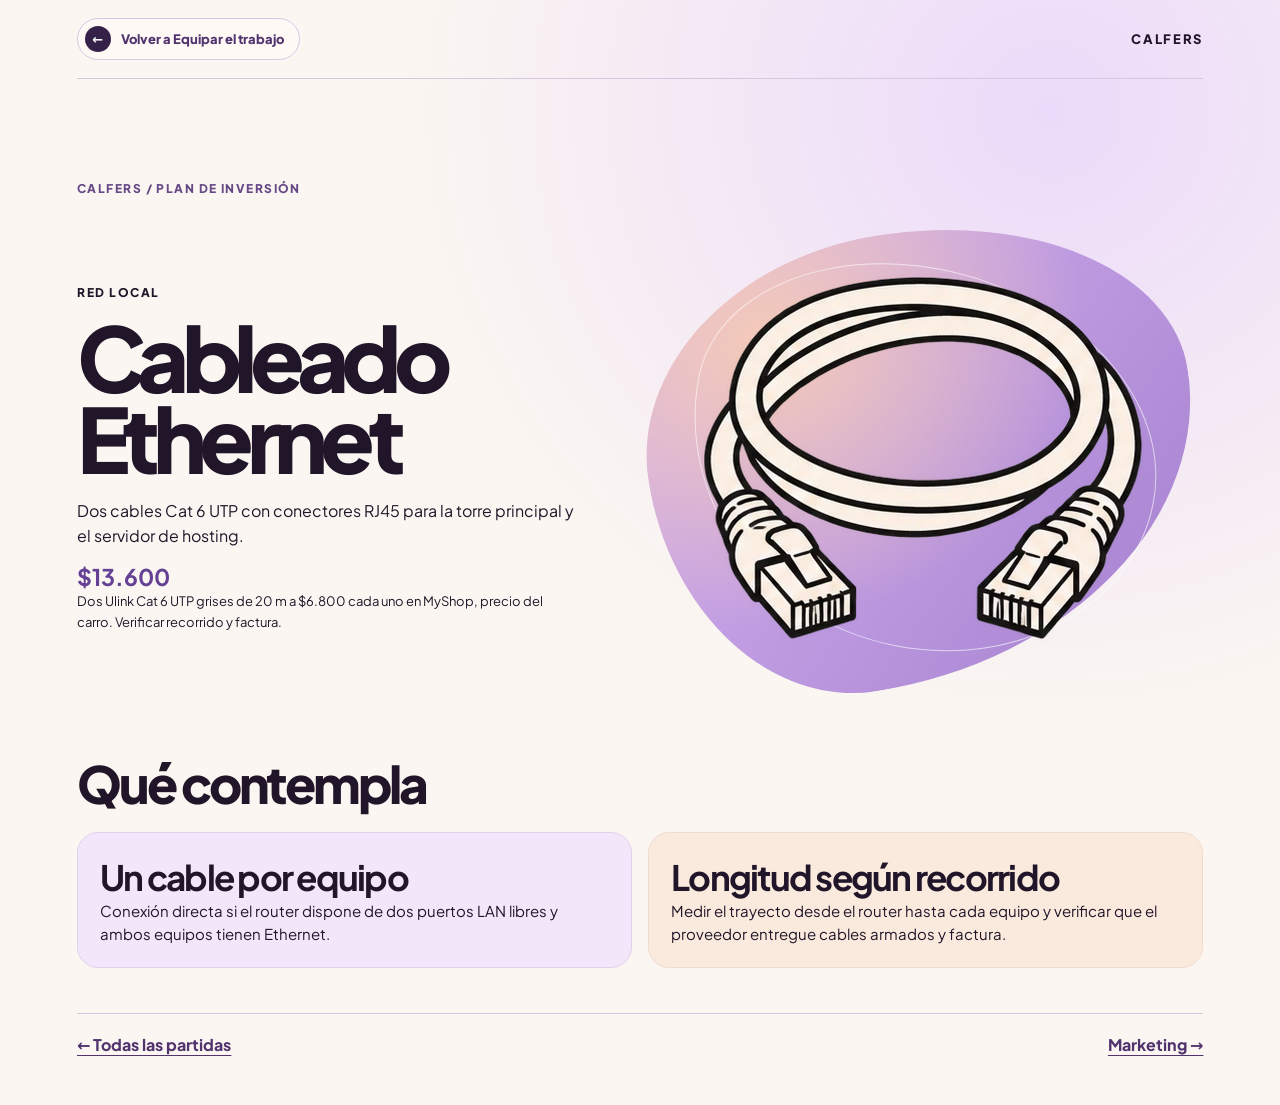
<file: inversion/cableado-ethernet.html>
<!doctype html><html lang="es"><meta charset="utf-8"><meta name="viewport" content="width=device-width, initial-scale=1"><title>Cableado Ethernet · CALFERS</title><link rel="icon" type="image/png" sizes="256x256" href="../assets/calfers-logo.png"><style>
@font-face{font-family:Jakarta;src:url([data-uri]) format('woff2');font-weight:400 800;font-display:swap}
:root{--ink:#201629;--cream:#fbf6f1;--purple:#bfa8f3;--peach:#f2b79a;--acid:#eae2fc}*{box-sizing:border-box}html{scroll-behavior:smooth}body{margin:0;font:16px Jakarta,system-ui,sans-serif;background:var(--cream);color:var(--ink)}h1,h2,h3,p{margin:0}h1,h2{font-weight:800;letter-spacing:-.085em;line-height:.91}h2{font-size:clamp(48px,8vw,125px)}p{line-height:1.55}a{color:inherit}button,input{font:inherit}button{cursor:pointer}a:focus-visible,button:focus-visible,input:focus-visible,summary:focus-visible{outline:3px solid #9b68ea;outline-offset:4px}.wrap{width:min(1380px,88vw);margin:auto}.tag{font-size:12px;letter-spacing:.13em;text-transform:uppercase;font-weight:800}.nav{z-index:30;position:fixed;top:0;left:50%;width:100%;transform:translateX(-50%);display:flex;justify-content:space-between;align-items:center;gap:15px;padding:13px 6vw;color:white;background:#201629d9;backdrop-filter:blur(16px);transition:width .4s,top .4s,border-radius .4s,padding .4s}.nav.float{top:14px;width:min(700px,96vw);padding:7px 14px;border-radius:40px;border:1px solid #ffffff32}.nav.float:hover,.nav.float:focus-within{width:min(810px,97vw)}.brand{display:flex;align-items:center;gap:8px;font-size:14px;font-weight:800;text-decoration:none;letter-spacing:.12em}.brand img{width:29px;height:29px;object-fit:contain;background:var(--cream);border-radius:8px}.links{display:flex;flex-wrap:wrap;gap:4px}.links a{text-decoration:none;padding:7px 9px;border-radius:18px;font-size:12px;font-weight:700}.links a:hover,.links a[aria-current]{background:var(--purple);color:var(--ink)}.progress{position:fixed;z-index:32;inset:0 auto auto 0;height:3px;background:var(--peach);width:0}
.hero{min-height:100svh;background:#201629;color:var(--cream);position:relative;overflow:hidden;display:grid;align-items:center;padding:115px 0 62px;isolation:isolate}.hero .wrap{position:relative;z-index:2}.hero .tag{color:#dfc9ff}.hero h1{font-size:clamp(63px,11.2vw,178px);margin:.14em 0 .22em;max-width:10ch}.hero h1 span{display:block;color:#d8bbff}.hero p{max-width:450px;font-size:clamp(16px,2vw,23px)}.hero small{display:block;margin-top:22px;color:#e5d6ef}.cta{display:inline-block;background:var(--peach);color:var(--ink);padding:13px 19px;border-radius:28px;font-weight:800;text-decoration:none;margin-top:24px}.orb{position:absolute;z-index:-1;right:-7vw;top:9%;width:min(66vw,850px);aspect-ratio:1;border-radius:50%;background:radial-gradient(circle at 32% 28%,#f4bdad 0%,#a87ada 23%,#5c3683 54%,#201629 74%);filter:saturate(120%);transform:translateY(var(--drift,0px)) scale(var(--zoom,1));opacity:.86}.orb:after,.orb:before{content:"";position:absolute;inset:14%;border:1px solid #ffe2eaa0;border-radius:50%;transform:rotate(-32deg) scaleY(.41);animation:ring 12s linear infinite}.orb:after{inset:4%;animation-direction:reverse;animation-duration:19s}@keyframes ring{to{transform:rotate(328deg) scaleY(.41)}}.ticker{display:flex;overflow:hidden;background:var(--peach);padding:14px 0;font-weight:800;white-space:nowrap}.ticker div{flex:none;animation:marquee 23s linear infinite}@keyframes marquee{to{transform:translateX(-50%)}}
.intro{background:#e9ddfa;padding:120px 0 0;overflow:hidden}.intro .wrap{display:grid;grid-template-columns:1.55fr 1fr;align-items:end;gap:6vw}.intro h2{margin:.13em 0}.intro p{max-width:490px}.crowd{height:clamp(180px,27vw,370px);position:relative;overflow:hidden;margin-top:25px}.person{position:absolute;left:0;bottom:0;width:clamp(95px,15vw,190px);height:auto;animation:walk var(--duration) linear infinite;animation-delay:var(--delay)}@keyframes walk{from{transform:translateX(-210px)}to{transform:translateX(calc(100vw + 210px))}}.credit{display:block;text-align:right;padding:5px 6vw 12px;font-size:11px}
.journey{height:460vh;background:#21172c;color:var(--cream);position:relative}.pin{position:sticky;top:0;height:100svh;overflow:hidden;display:grid;align-content:center}.journey-head{display:flex;justify-content:space-between;align-items:center;gap:12px;margin-bottom:15px}.controls{display:flex;gap:6px}.controls button,.scenario button{background:transparent;color:inherit;border:1px solid currentColor;border-radius:30px;padding:8px 13px}.controls button:hover,.scenario button[aria-pressed=true]{background:var(--purple);color:var(--ink);border-color:var(--purple)}.track{display:flex;will-change:transform}.frame{flex:0 0 100vw;padding:0 6vw}.frame article{position:relative;isolation:isolate;overflow:hidden;min-height:min(64vh,570px);padding:clamp(27px,6vw,88px);border-radius:28px;display:grid;align-content:center;color:var(--ink);background:var(--purple)}.frame:nth-child(2) article{background:var(--peach)}.frame:nth-child(3) article{background:#faebde}.frame:nth-child(4) article{background:#dbc3ef}.frame h2{font-size:clamp(48px,8.4vw,128px);margin:12px 0;max-width:10ch}.frame p{max-width:39ch;padding-right:10px}.glyph{position:absolute;z-index:-1;right:-.05em;bottom:-.35em;font-size:clamp(200px,47vw,750px);line-height:1;opacity:.14;font-weight:800;transform:rotate(-16deg)}.dots{display:flex;gap:7px;margin-top:18px}.dots button{width:29px;height:16px;border:0;border-bottom:2px solid #ffffff60;background:none}.dots button[aria-current]{border-color:var(--peach)}
.invest{padding:115px 0;background:var(--cream)}.invest h2,.finance h2,.close h2{margin:.14em 0 .25em}.investment-callout{display:flex;justify-content:space-between;align-items:end;gap:20px;border-block:1px solid #baaabb;padding:22px 0;margin:34px 0 22px}.investment-callout strong{font-size:clamp(36px,7vw,100px);line-height:1;letter-spacing:-.09em}.summary{font-size:14px}.table{overflow:auto;margin:18px 0;border:1px solid #c8bcca;border-radius:16px}table{border-collapse:collapse;width:100%;text-align:left;background:#fffaf8;color:var(--ink)}th,td{padding:12px;border-bottom:1px solid #e4dce6}th{font-size:12px;background:#eee4fb}td{font-size:14px}td small{display:block;margin-top:4px}input{width:110px;padding:8px;border:1px solid #b09ab8;border-radius:8px;color:var(--ink);background:white}details{border-block:1px solid #c8bcca;padding:16px 0;margin:19px 0}summary{cursor:pointer;font-weight:800}.fields{display:flex;flex-wrap:wrap;gap:15px;margin:15px 0}.fields label{display:grid;gap:5px;font-size:13px}.note{font-size:13px;max-width:90ch}
.finance{padding:115px 0;background:#241630;color:#fff2f4}.finance .tag{color:var(--purple)}.scenario{display:flex;flex-wrap:wrap;gap:8px;margin:24px 0}.charts{display:grid;grid-template-columns:1fr 1fr;gap:20px;margin-bottom:18px}.chart{padding:20px 24px 12px;overflow:hidden;border-radius:26px;background:radial-gradient(ellipse at top right,#583b8a,transparent 75%),#281a39;border:1px solid #b09adec0;box-shadow:inset 0 -7px 18px #9973db70}.chart:nth-child(2){background:radial-gradient(ellipse at top right,#723f43,transparent 75%),#281a39;box-shadow:inset 0 -7px 18px #e79e7c75}.chart strong{display:block;font-size:clamp(28px,5.5vw,82px);letter-spacing:-.085em}.chart canvas{width:100%;height:130px;display:block}.chart small{color:#f1daf9}.close{padding:110px 0 0;background:var(--peach);overflow:hidden}.checklist{display:grid;grid-template-columns:repeat(2,1fr);gap:1px;background:#a66d64;border-block:1px solid #a66d64;margin-top:35px}.checklist article{background:var(--peach);padding:22px}.checklist p{margin-top:7px}.footer{margin-top:75px;position:relative;background:#352047;color:#fcf1fc;padding:40px 6vw 0;overflow:hidden}.footer .word{font-weight:800;display:block;font-size:21vw;letter-spacing:-.105em;line-height:.88;margin-top:68px}.sticker{position:absolute;bottom:12%;left:var(--x);padding:.55em .85em;color:var(--ink);background:var(--bg);border:4px solid white;border-radius:30px;font-weight:800;text-decoration:none;transform:rotate(var(--r)) scale(.2);opacity:0;transition:transform .6s cubic-bezier(.16,1.65,.48,1),opacity .4s;transition-delay:var(--delay)}.footer.seen .sticker{opacity:1;transform:rotate(var(--r)) scale(1)}.footer.seen .sticker:hover{transform:rotate(0) scale(1.12);transition-delay:0s}.enter{opacity:0;transform:translateY(38px);transition:opacity .6s,transform .7s cubic-bezier(.2,.8,.25,1)}.enter.seen{opacity:1;transform:none}
@media(max-width:720px){.nav{padding:8px 3vw}.nav,.nav.float{gap:4px}.brand{font-size:10px;letter-spacing:.03em}.brand img{width:21px;height:21px}.links{justify-content:flex-end}.links a{font-size:10px;padding:5px}.intro .wrap,.charts,.checklist{grid-template-columns:1fr}.hero h1{font-size:clamp(56px,13vw,85px)}.orb{width:100vw;right:-29vw;top:24%}.intro,.invest,.finance,.close{padding-top:82px}.journey-head .tag{font-size:10px}td:first-child{min-width:175px}.frame article{min-height:59vh}.sticker{font-size:11px;bottom:7%;border-width:2px}}@media(prefers-reduced-motion:reduce){html{scroll-behavior:auto}*,*:before,*:after{animation:none!important;transition:none!important}.enter{opacity:1;transform:none}.person{left:var(--still)}.journey{height:auto}.pin{position:static;height:auto;padding:70px 0;overflow:visible}.track{display:grid;gap:18px;transform:none!important}.frame article{min-height:280px}.controls,.dots{display:none}.sticker{opacity:1;transform:rotate(var(--r))}}

.hero .tag,.hero h1,.hero p,.hero .cta,.hero small{animation:hero-in .85s cubic-bezier(.2,.75,.2,1) both}
.hero h1{animation-delay:.1s}.hero p{animation-delay:.23s}.hero .cta{animation-delay:.34s}.hero small{animation-delay:.44s}
@keyframes hero-in{from{opacity:0;translate:0 36px;filter:blur(6px)}to{opacity:1;translate:none;filter:none}}
.frame:nth-child(2) article{align-content:end;justify-items:end;text-align:right;background:radial-gradient(ellipse at 22% 36%,#e9a284,transparent 53%),#f5ccb8}
.frame:nth-child(2) .glyph{left:0;right:auto;bottom:-.25em;transform:rotate(13deg)}
.frame:nth-child(3) article{align-content:start;background:repeating-linear-gradient(135deg,transparent 0 40px,#b889b20e 40px 41px),#faebde}
.frame:nth-child(3) h2{max-width:12ch}.frame:nth-child(3) .glyph{bottom:-.43em;right:.03em;transform:rotate(-6deg)}
.frame:nth-child(4) article{text-align:center;justify-items:center;background:radial-gradient(circle at 50% 50%,#e9dafa 0%,#c1a4ed 100%)}
.frame:nth-child(4) .glyph{right:50%;bottom:50%;transform:translate(50%,50%);opacity:.10}
.frame article{transform:scale(var(--scene-scale,1));transition:transform .15s linear}

.logo-toggle{display:none;background:none;border:0;padding:0}.logo-toggle img{width:42px;height:42px;display:block;border-radius:50%;background:#fbf6f1;object-fit:contain}.nav.float{height:54px;width:54px;border-radius:30px;padding:5px;gap:0;overflow:hidden}.nav.float .brand,.nav.float:not(.open) .links{display:none}.nav.float .logo-toggle{display:block;flex:none}.nav.float:not(.open):hover,.nav.float:not(.open):focus-within{width:54px}.nav.float.open{width:min(700px,96vw);min-height:54px;height:auto;gap:8px;padding-right:10px}.nav.float.open .links{flex:1;justify-content:center}
.flow{position:absolute;inset:0;z-index:-1;overflow:hidden;background:#261b36}.flow:before,.flow:after{content:"";position:absolute;inset:-65% -25%;background:repeating-linear-gradient(124deg,transparent 0 10%,#9767d733 12%,#debbf779 14%,#b987dc08 18%,transparent 23%);filter:blur(24px);animation:stream 11s ease-in-out infinite alternate}.flow:after{background:linear-gradient(100deg,#201629f5 23%,transparent 80%),repeating-linear-gradient(148deg,transparent 0 15%,#f4ad994d 18%,transparent 24%);animation-duration:19s;animation-direction:alternate-reverse;filter:blur(12px)}@keyframes stream{from{transform:translate(15%,-12%) skewX(-9deg)}to{transform:translate(-8%,19%) skewX(8deg)}}.hero h1,.hero p{text-shadow:0 4px 25px #201629aa}
.crowd{height:clamp(220px,34vw,490px);isolation:isolate}.lane{position:absolute;left:0;bottom:0;display:flex;width:max-content;animation:walk-lane 48s linear infinite;animation-delay:-13s}.lane-0{bottom:32%;z-index:1}.lane-1{bottom:14%;z-index:2;animation-direction:reverse;animation-duration:40s;animation-delay:-11s}.lane-2{z-index:3;animation-duration:33s;animation-delay:-8s}.person{position:static;flex:none;width:clamp(110px,16vw,216px);height:auto;margin-right:clamp(-54px,-4vw,-24px);transform-origin:50% 100%;animation:step var(--step) ease-in-out infinite;animation-delay:var(--phase)}.lane-0 .person{width:clamp(85px,14vw,185px)}.lane-1 .person{scale:-1 1}.lane-2 .person{width:clamp(115px,17vw,232px)}@keyframes walk-lane{to{transform:translateX(-50%)}}@keyframes step{0%,100%{transform:translateY(4px) rotate(-1.8deg)}50%{transform:translateY(-9px) rotate(1.5deg)}}
.projects{padding:90px 0;background:#e9ddfa}.projects h2{margin:.15em 0 .35em}.projects-grid{display:grid;grid-template-columns:repeat(4,minmax(0,1fr));gap:14px;margin-bottom:23px}.projects-grid article{padding:24px;min-height:155px;background:#fbf6f1;border-radius:22px}.projects-grid article:nth-child(even){background:#f7d9c4}.projects-grid h3{margin:8px 0;font-size:clamp(19px,2.3vw,32px);letter-spacing:-.05em}.projects-grid small{color:#5d427a;font-weight:800}.projects-grid p{font-size:14px}
.table-value{font-weight:750;white-space:nowrap;font-variant-numeric:tabular-nums}.invest .table{border:0;box-shadow:0 12px 32px #3a22431c}.invest table th{background:#352047;color:#fbf6f1;padding:17px 18px}.invest table td{padding:15px 18px}.invest tbody tr:nth-child(even){background:#f2e9fa}.invest table td:last-child,.invest table th:last-child{text-align:right}.invest .summary{color:#654584;font-weight:800}
@media(max-width:720px){.projects-grid{grid-template-columns:1fr 1fr}.projects-grid article{padding:15px}.nav:not(.float) .brand{display:none}.nav:not(.float) .links{margin:auto}.nav.float.open .links a{padding:4px}.invest table td,.invest table th{padding:10px}}

.nav:not(.float){background:transparent;backdrop-filter:none}.brand img,.logo-toggle img{background:none;border-radius:0;filter:brightness(0) invert(1)}.nav.float{background:#271b34e8;border-radius:14px}.nav.float.open{border-radius:26px}.hero .wrap{padding-bottom:55px}.hero h1{margin-top:0}.hero p{max-width:36ch}
.wave{position:absolute;bottom:-1px;left:0;width:100%;height:clamp(29px,6vw,106px);display:block;pointer-events:none;z-index:8}.wave-section{position:relative}.hero .wave{z-index:4}
.intro{padding-top:clamp(105px,12vw,190px)}.crowd{margin-top:52px;height:clamp(235px,33vw,485px)}.lane-0{bottom:24%;animation-direction:reverse}.lane-1{bottom:8%;animation-direction:normal}.lane-2{bottom:-4%;animation-direction:reverse}.person{margin-right:clamp(-91px,-6vw,-44px)}
.projects{background:#f2e8fb;padding:clamp(100px,13vw,195px) 0 clamp(125px,15vw,220px)}.projects h2{max-width:10ch;margin-bottom:.4em}.projects-grid{grid-template-columns:repeat(2,minmax(0,1fr));gap:18px}.projects-grid article{min-height:clamp(190px,22vw,330px);position:relative;overflow:hidden;isolation:isolate;display:flex;flex-direction:column;justify-content:flex-end;padding:clamp(20px,4vw,55px)}.projects-grid article:before{content:attr(data-mark);position:absolute;right:4%;top:-20%;font-size:clamp(105px,22vw,340px);font-weight:800;letter-spacing:-.15em;color:#6b45991d;z-index:-1;transform:translateY(40px) rotate(-13deg);transition:transform 1s cubic-bezier(.18,.75,.18,1)}.projects-grid article.seen:before{transform:translateY(0) rotate(-8deg)}.projects-grid article:nth-child(3){background:#dcc7f4}.projects-grid article:nth-child(4){background:#eec3b4}.projects-grid h3{font-size:clamp(24px,4.7vw,68px);line-height:1.02}.project-reveal{opacity:0;transform:translateY(40px);transition:opacity .65s,transform .75s}.project-reveal.seen{opacity:1;transform:none}
.invest,.finance{padding:clamp(100px,12vw,185px) 0 clamp(120px,14vw,200px)}.close{padding:clamp(95px,13vw,190px) 0 clamp(110px,14vw,190px)}.timeline{display:grid;grid-template-columns:1fr .82fr;gap:8vw;align-items:start}.timeline-title{position:sticky;top:22vh}.timeline-title h2{max-width:8ch}.phases{position:relative;display:grid;gap:37px;padding-left:23px}.phase-line{position:absolute;left:0;top:10px;bottom:32px;width:3px;background:#a5666947}.phase-line:before{content:"";display:block;background:#55316c;height:var(--fill,0%);transition:height .15s linear}.phase{min-height:clamp(215px,36vh,360px);border-top:1px solid #a5666966;padding:20px 0;display:flex;flex-direction:column;justify-content:center}.phase small{font-weight:800;color:#634170}.phase h3{font-size:clamp(32px,5.3vw,76px);letter-spacing:-.08em;margin:8px 0}.phase p{max-width:36ch}
.site-footer{background:#352047;color:#fbf6f1;padding:85px 0 24px}.footer-main{display:grid;grid-template-columns:1.4fr .75fr 1fr;gap:25px;padding-bottom:48px}.footer-brand{font-size:clamp(25px,5vw,65px);letter-spacing:-.08em}.footer-main nav{display:grid;align-content:start;gap:10px}.footer-main p{margin-top:8px;max-width:32ch}.footer-bottom{border-top:1px solid #fbf6f14a;padding-top:19px;display:flex;justify-content:space-between;gap:14px;flex-wrap:wrap;font-size:12px;color:#eadbf4}
@media(max-width:720px){.timeline,.footer-main{grid-template-columns:1fr}.timeline-title{position:static}.projects-grid article{min-height:165px}.crowd{margin-top:26px}}
@media(prefers-reduced-motion:reduce){.project-reveal{opacity:1;transform:none}}
.nav.float:not(.open){background:transparent;border-color:transparent;backdrop-filter:none}.nav.float:not(.open) .logo-toggle img{filter:brightness(0) invert(1)}.chart-labels{display:grid;grid-template-columns:repeat(3,1fr);padding:0 14px 6px calc(33.33% + 4px);grid-template-columns:auto auto auto;justify-content:space-between;gap:5px;font-size:clamp(8px,1vw,11px);color:#eedcf4}.chart-labels span:last-child{text-align:right}@media(max-width:720px){.chart-labels{padding-left:16%;padding-right:0}}.project-visit{align-self:flex-start;margin-top:13px;background:#352047;color:#fff4fc;padding:8px 12px;border-radius:17px;text-decoration:none;font-size:13px;font-weight:750}.project-visit:hover{background:#6f53c4}.part-open{padding:0;border:0;background:transparent;color:#51346e;text-align:left;font-weight:800;text-decoration:underline;text-underline-offset:4px}.part-dialog{width:min(1120px,94vw);max-height:90dvh;padding:0;border:0;border-radius:27px;color:#211629;background:#fbf6f1;box-shadow:0 25px 120px #130d22a0}.part-dialog[open]{animation:part-enter .5s cubic-bezier(.16,.8,.24,1) both}.part-dialog::backdrop{background:#211629be;backdrop-filter:blur(7px)}body:has(.part-dialog[open]){overflow:hidden}@keyframes part-enter{from{opacity:0;transform:scale(.78)}to{opacity:1;transform:none}}.part-page{padding:clamp(19px,5vw,62px)}.part-top{display:flex;justify-content:space-between;align-items:center;gap:12px;margin-bottom:35px;font-size:12px;font-weight:800}.part-top button{background:#352047;color:white;border:0;border-radius:25px;padding:10px 14px}.part-intro{display:grid;grid-template-columns:1.1fr 1fr;gap:28px;align-items:center}.part-intro h2{font-size:clamp(37px,6vw,80px);margin:12px 0 16px}.part-intro strong{display:block;margin-top:14px;font-size:23px;color:#644194}.part-intro a{display:inline-block;margin-top:7px}.device-card{min-height:230px;background:radial-gradient(ellipse at 65% 10%,#ab81db,#3b2255 60%,#261831);border-radius:22px;display:grid;place-content:center;justify-items:center;gap:14px;color:#f3e4fc}.device-card span{font-size:12px;font-weight:800;letter-spacing:.24em}.device{width:92px;height:132px;border:2px solid #dcbdf7;border-radius:12px;padding:12px;display:grid;gap:8px;background:#2c1a45;box-shadow:10px 12px #1b102b82,inset 0 0 24px #9f65c481;transform:perspective(600px) rotateY(-17deg) rotateX(6deg)}.device i{display:block;border-radius:5px;background:linear-gradient(90deg,#f4a886 0 10%,#704a9c 10% 90%,#ab79d3 90%)}[data-kind=MONITOR] .device{width:155px;height:91px;border-bottom-width:9px}[data-kind=SSD] .device,[data-kind=KIT] .device{width:143px;height:57px}[data-kind=SERVER] .device{width:140px}[data-kind=DEV] .device,[data-kind=WEB] .device,[data-kind=MARCA] .device{width:140px;height:103px}.part-specs{display:grid;grid-template-columns:1fr 1fr;gap:12px;margin-top:30px}.part-specs article{padding:17px;background:#eee3fa;border-radius:14px}.part-specs h3{margin-bottom:5px}.part-specs p{font-size:14px}@media(max-width:640px){.part-intro,.part-specs{grid-template-columns:1fr}.device-card{min-height:190px}}
.part-open{display:inline-block}.purchase-portal{position:fixed;inset:0;z-index:100;overflow:hidden;pointer-events:none;isolation:isolate}.purchase-portal .portal-dark{position:absolute;inset:0;background:radial-gradient(circle at var(--x) var(--y),#170b23 0%,#21102d 34%,#432762 67%,#a77dce 100%);clip-path:circle(0px at var(--x) var(--y));animation:portal-open .82s cubic-bezier(.5,.05,.88,.38) forwards}.purchase-portal b{position:absolute;left:var(--x);top:var(--y);white-space:nowrap;color:white;font:800 var(--size) Jakarta,system-ui;letter-spacing:-.06em;animation:portal-name .81s cubic-bezier(.6,.01,.86,.32) both;transform-origin:center}.purchase-portal .halo{position:absolute;left:var(--x);top:var(--y);width:70px;aspect-ratio:1;border:1px solid #e6c8ff90;border-radius:50%;box-shadow:0 0 36px #c980f0;animation:portal-halo .82s ease-in both}@keyframes portal-open{to{clip-path:circle(155vmax at var(--x) var(--y))}}@keyframes portal-name{0%{transform:translate(-50%,-50%) scale(1);opacity:0}14%{opacity:1}70%{opacity:1}100%{transform:translate(-50%,-50%) scale(58);opacity:0}}@keyframes portal-halo{from{transform:translate(-50%,-50%) scale(.25);opacity:0}35%{opacity:1}to{transform:translate(-50%,-50%) scale(30);opacity:0}}
.detail-body{background:#fbf6f1;color:#211629}.detail-nav{display:flex;justify-content:space-between;align-items:center;gap:10px;padding:24px 0;border-bottom:1px solid #d5c7dd;font-weight:800}.detail-back,.detail-end a{color:#51346e;text-underline-offset:4px}.detail-main{padding:clamp(30px,8vw,105px) 0 50px;animation:detail-arrive .65s cubic-bezier(.2,.75,.2,1) both}.detail-main h1{font-size:clamp(52px,8vw,113px);margin:16px 0 20px}.detail-main .device-card{min-height:clamp(230px,33vw,465px)}.detail-main .device{scale:1.23}.detail-specs{margin-top:65px}.detail-specs h2{font-size:clamp(29px,4vw,63px)}.detail-end{border-top:1px solid #d5c7dd;margin-top:45px;padding-top:20px;display:flex;flex-wrap:wrap;justify-content:space-between;gap:14px;font-weight:750}@keyframes detail-arrive{from{opacity:0;transform:scale(.94) translateY(16px)}to{opacity:1;transform:none}}
@media(prefers-reduced-motion:reduce){.detail-main{animation:none}}
.detail-body{background:radial-gradient(ellipse at 82% 10%,#ecdafa,transparent 44%),#fbf6f1}.detail-nav{padding:18px 0}.detail-back{display:flex;align-items:center;gap:10px;background:#fff9f6;border:1px solid #d8c8e5;border-radius:25px;padding:7px 15px 7px 7px;text-decoration:none;font-size:13px}.detail-back b{display:grid;place-items:center;background:#352047;color:white;border-radius:50%;width:26px;height:26px}.detail-nav a:last-child{text-decoration:none;letter-spacing:.13em;font-size:13px}.detail-kicker{font-size:12px;color:#674987;font-weight:800;letter-spacing:.12em;text-transform:uppercase;margin-bottom:25px}.detail-main .part-intro{grid-template-columns:1fr 1.12fr;gap:clamp(14px,5vw,70px)}.detail-main h1{font-size:clamp(45px,7vw,105px);max-width:11ch;overflow-wrap:break-word}.illustration{position:relative;isolation:isolate;display:grid;place-items:center;margin:0;min-height:clamp(260px,37vw,490px)}.illustration:before,.illustration:after{content:"";position:absolute;z-index:-1}.illustration:before{inset:2% 1% 3%;background:radial-gradient(ellipse at 25% 20%,#f5cbb7,transparent 55%),linear-gradient(136deg,#d7b4f1,#a480cf);border-radius:48% 52% 65% 35% / 46% 40% 60% 54%;transform:rotate(-9deg)}.illustration:after{inset:10% 8%;border:1px solid #fff9;border-radius:46% 54% 48% 52% / 40% 50% 50% 60%;transform:rotate(11deg)}.illustration svg{width:92%;filter:drop-shadow(8px 15px 13px #40265666);animation:detail-arrive .8s .12s both}.part-specs{gap:17px}.part-specs article{padding:0 22px 22px;background:#f4eafa;border:1px solid #e1d1ee;overflow:hidden}.spec-art{height:123px;margin:0 -22px 15px;background:radial-gradient(ellipse at center,#e0c3f1,#efe4f8);display:grid;place-items:center}.spec-art svg{height:121px;width:169px}.detail-specs h2{letter-spacing:-.06em}@media(max-width:680px){.detail-main .part-intro{grid-template-columns:1fr}.detail-main h1{max-width:100%}.illustration svg{max-height:300px}}.component-grid{display:grid;grid-template-columns:repeat(2,minmax(0,1fr));gap:16px;margin-top:25px}.component-card{padding:22px;border-radius:21px;background:#f2e7fa;border:1px solid #dfd0eb}.component-card:nth-child(even){background:#faeade;border-color:#efdbcc}.component-icon{width:58px;height:58px;background:#332146;color:#f4ddff;display:grid;place-items:center;border-radius:15px;margin-bottom:18px}.component-icon svg{width:33px;height:33px}.component-card h3{font-size:clamp(22px,3vw,35px);letter-spacing:-.05em}.component-card strong{display:block;color:#61417e;font-size:13px;margin:6px 0 9px}.component-card p{max-width:52ch;font-size:15px}.detail-specs>p{margin-top:13px}.detail-main .parts-art{width:100%;max-height:none}.detail-main .illustration{position:relative}.parts-caption{display:flex;flex-wrap:wrap;justify-content:center;gap:6px;position:relative;margin-top:-30px}.parts-caption span{background:#fbf6f1;color:#38244c;padding:5px 8px;border-radius:14px;font-size:11px;font-weight:800}.detail-main .part-intro a{background:#352047;color:#fff5fc;border-radius:20px;padding:8px 13px;font-size:13px;text-decoration:none;font-weight:750}@media(max-width:680px){.component-grid{grid-template-columns:1fr}.parts-caption{margin-top:0}}</style><link rel="stylesheet" href="../assets/fichas/ilustraciones.css"><body class="detail-body"><header class="detail-nav wrap"><a class="detail-back" href="../CALFERS.html#compras"><b aria-hidden="true">←</b> Volver a Equipar el trabajo</a><a href="../CALFERS.html">CALFERS</a></header><main class="detail-main wrap"><div class="detail-kicker">CALFERS / Plan de inversión</div><section class="part-intro"><div><div class="tag">Red local</div><h1>Cableado Ethernet</h1><p>Dos cables Cat 6 UTP con conectores RJ45 para la torre principal y el servidor de hosting.</p><strong>$13.600</strong><p class="note">Dos Ulink Cat 6 UTP grises de 20 m a $6.800 cada uno en MyShop, precio del carro. Verificar recorrido y factura.</p></div><figure class="illustration"><img class="detail-drawing" src="../assets/fichas/cableado-ethernet.webp" alt="Cable Ethernet enrollado con conectores RJ45." decoding="async"></figure></section><section class="detail-specs"><h2>Qué contempla</h2><div class="component-grid"><article class="component-card"><h3>Un cable por equipo</h3><p>Conexión directa si el router dispone de dos puertos LAN libres y ambos equipos tienen Ethernet.</p></article><article class="component-card"><h3>Longitud según recorrido</h3><p>Medir el trayecto desde el router hasta cada equipo y verificar que el proveedor entregue cables armados y factura.</p></article></div></section><nav class="detail-end"><a href="../CALFERS.html#compras">← Todas las partidas</a><a href="marketing.html">Marketing →</a></nav></main><link rel="stylesheet" href="../assets/responsive.css?v=20261118"></body></html>
</file>
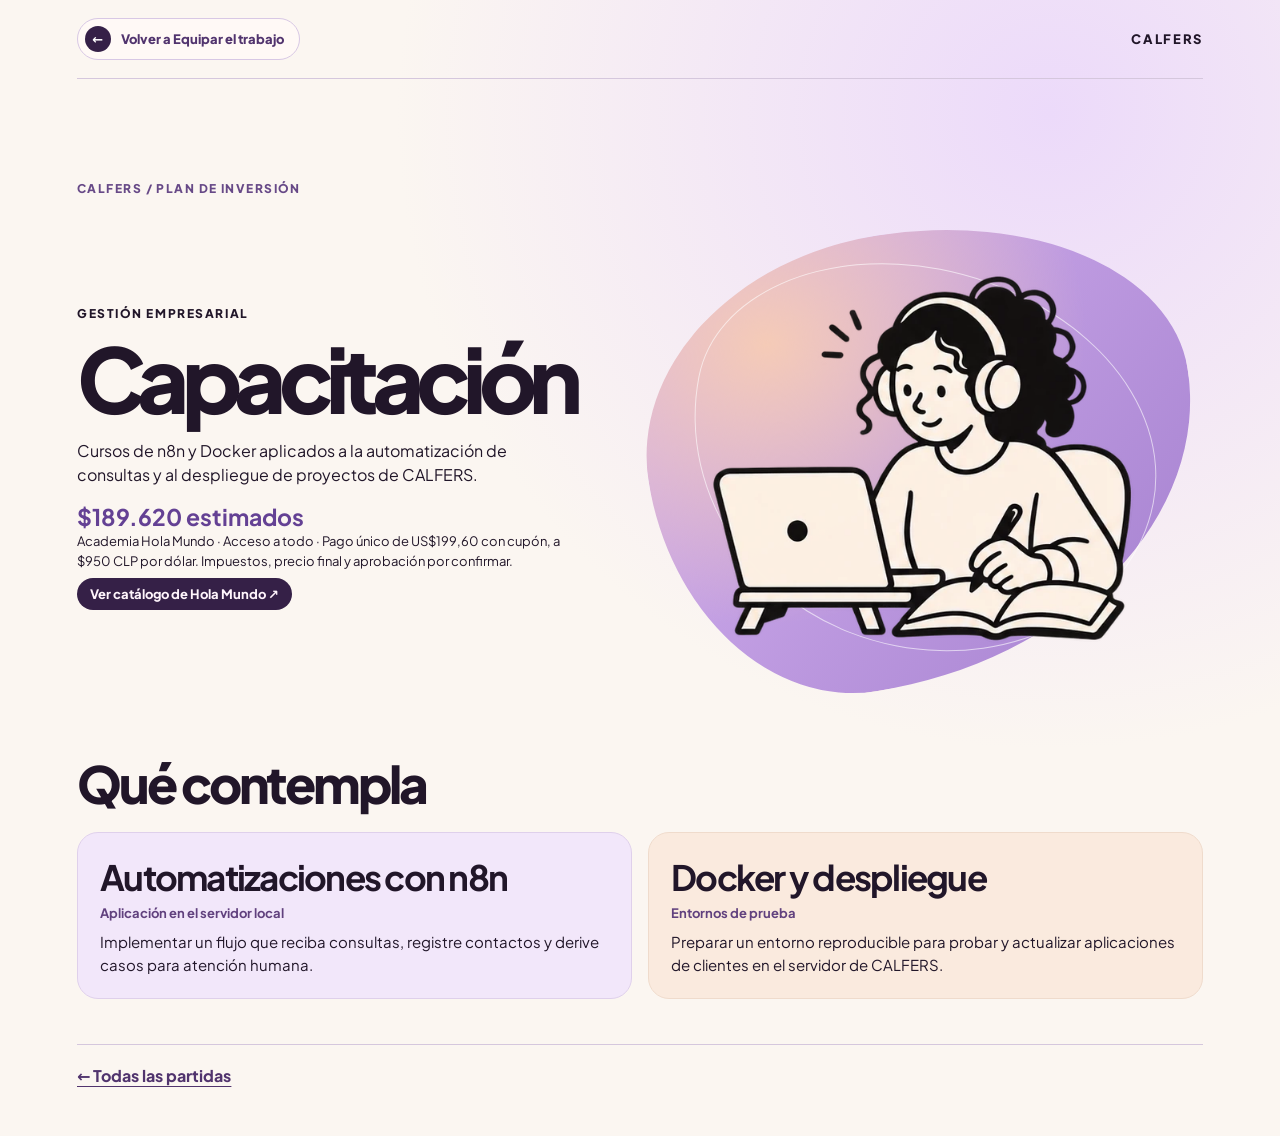
<file: inversion/capacitacion.html>
<!doctype html><html lang="es"><meta charset="utf-8"><meta name="viewport" content="width=device-width, initial-scale=1"><title>Capacitación · Academia Hola Mundo · CALFERS</title><link rel="icon" type="image/png" sizes="256x256" href="../assets/calfers-logo.png"><style>
@font-face{font-family:Jakarta;src:url([data-uri]) format('woff2');font-weight:400 800;font-display:swap}
:root{--ink:#201629;--cream:#fbf6f1;--purple:#bfa8f3;--peach:#f2b79a;--acid:#eae2fc}*{box-sizing:border-box}html{scroll-behavior:smooth}body{margin:0;font:16px Jakarta,system-ui,sans-serif;background:var(--cream);color:var(--ink)}h1,h2,h3,p{margin:0}h1,h2{font-weight:800;letter-spacing:-.085em;line-height:.91}h2{font-size:clamp(48px,8vw,125px)}p{line-height:1.55}a{color:inherit}button,input{font:inherit}button{cursor:pointer}a:focus-visible,button:focus-visible,input:focus-visible,summary:focus-visible{outline:3px solid #9b68ea;outline-offset:4px}.wrap{width:min(1380px,88vw);margin:auto}.tag{font-size:12px;letter-spacing:.13em;text-transform:uppercase;font-weight:800}.nav{z-index:30;position:fixed;top:0;left:50%;width:100%;transform:translateX(-50%);display:flex;justify-content:space-between;align-items:center;gap:15px;padding:13px 6vw;color:white;background:#201629d9;backdrop-filter:blur(16px);transition:width .4s,top .4s,border-radius .4s,padding .4s}.nav.float{top:14px;width:min(700px,96vw);padding:7px 14px;border-radius:40px;border:1px solid #ffffff32}.nav.float:hover,.nav.float:focus-within{width:min(810px,97vw)}.brand{display:flex;align-items:center;gap:8px;font-size:14px;font-weight:800;text-decoration:none;letter-spacing:.12em}.brand img{width:29px;height:29px;object-fit:contain;background:var(--cream);border-radius:8px}.links{display:flex;flex-wrap:wrap;gap:4px}.links a{text-decoration:none;padding:7px 9px;border-radius:18px;font-size:12px;font-weight:700}.links a:hover,.links a[aria-current]{background:var(--purple);color:var(--ink)}.progress{position:fixed;z-index:32;inset:0 auto auto 0;height:3px;background:var(--peach);width:0}
.hero{min-height:100svh;background:#201629;color:var(--cream);position:relative;overflow:hidden;display:grid;align-items:center;padding:115px 0 62px;isolation:isolate}.hero .wrap{position:relative;z-index:2}.hero .tag{color:#dfc9ff}.hero h1{font-size:clamp(63px,11.2vw,178px);margin:.14em 0 .22em;max-width:10ch}.hero h1 span{display:block;color:#d8bbff}.hero p{max-width:450px;font-size:clamp(16px,2vw,23px)}.hero small{display:block;margin-top:22px;color:#e5d6ef}.cta{display:inline-block;background:var(--peach);color:var(--ink);padding:13px 19px;border-radius:28px;font-weight:800;text-decoration:none;margin-top:24px}.orb{position:absolute;z-index:-1;right:-7vw;top:9%;width:min(66vw,850px);aspect-ratio:1;border-radius:50%;background:radial-gradient(circle at 32% 28%,#f4bdad 0%,#a87ada 23%,#5c3683 54%,#201629 74%);filter:saturate(120%);transform:translateY(var(--drift,0px)) scale(var(--zoom,1));opacity:.86}.orb:after,.orb:before{content:"";position:absolute;inset:14%;border:1px solid #ffe2eaa0;border-radius:50%;transform:rotate(-32deg) scaleY(.41);animation:ring 12s linear infinite}.orb:after{inset:4%;animation-direction:reverse;animation-duration:19s}@keyframes ring{to{transform:rotate(328deg) scaleY(.41)}}.ticker{display:flex;overflow:hidden;background:var(--peach);padding:14px 0;font-weight:800;white-space:nowrap}.ticker div{flex:none;animation:marquee 23s linear infinite}@keyframes marquee{to{transform:translateX(-50%)}}
.intro{background:#e9ddfa;padding:120px 0 0;overflow:hidden}.intro .wrap{display:grid;grid-template-columns:1.55fr 1fr;align-items:end;gap:6vw}.intro h2{margin:.13em 0}.intro p{max-width:490px}.crowd{height:clamp(180px,27vw,370px);position:relative;overflow:hidden;margin-top:25px}.person{position:absolute;left:0;bottom:0;width:clamp(95px,15vw,190px);height:auto;animation:walk var(--duration) linear infinite;animation-delay:var(--delay)}@keyframes walk{from{transform:translateX(-210px)}to{transform:translateX(calc(100vw + 210px))}}.credit{display:block;text-align:right;padding:5px 6vw 12px;font-size:11px}
.journey{height:460vh;background:#21172c;color:var(--cream);position:relative}.pin{position:sticky;top:0;height:100svh;overflow:hidden;display:grid;align-content:center}.journey-head{display:flex;justify-content:space-between;align-items:center;gap:12px;margin-bottom:15px}.controls{display:flex;gap:6px}.controls button,.scenario button{background:transparent;color:inherit;border:1px solid currentColor;border-radius:30px;padding:8px 13px}.controls button:hover,.scenario button[aria-pressed=true]{background:var(--purple);color:var(--ink);border-color:var(--purple)}.track{display:flex;will-change:transform}.frame{flex:0 0 100vw;padding:0 6vw}.frame article{position:relative;isolation:isolate;overflow:hidden;min-height:min(64vh,570px);padding:clamp(27px,6vw,88px);border-radius:28px;display:grid;align-content:center;color:var(--ink);background:var(--purple)}.frame:nth-child(2) article{background:var(--peach)}.frame:nth-child(3) article{background:#faebde}.frame:nth-child(4) article{background:#dbc3ef}.frame h2{font-size:clamp(48px,8.4vw,128px);margin:12px 0;max-width:10ch}.frame p{max-width:39ch;padding-right:10px}.glyph{position:absolute;z-index:-1;right:-.05em;bottom:-.35em;font-size:clamp(200px,47vw,750px);line-height:1;opacity:.14;font-weight:800;transform:rotate(-16deg)}.dots{display:flex;gap:7px;margin-top:18px}.dots button{width:29px;height:16px;border:0;border-bottom:2px solid #ffffff60;background:none}.dots button[aria-current]{border-color:var(--peach)}
.invest{padding:115px 0;background:var(--cream)}.invest h2,.finance h2,.close h2{margin:.14em 0 .25em}.investment-callout{display:flex;justify-content:space-between;align-items:end;gap:20px;border-block:1px solid #baaabb;padding:22px 0;margin:34px 0 22px}.investment-callout strong{font-size:clamp(36px,7vw,100px);line-height:1;letter-spacing:-.09em}.summary{font-size:14px}.table{overflow:auto;margin:18px 0;border:1px solid #c8bcca;border-radius:16px}table{border-collapse:collapse;width:100%;text-align:left;background:#fffaf8;color:var(--ink)}th,td{padding:12px;border-bottom:1px solid #e4dce6}th{font-size:12px;background:#eee4fb}td{font-size:14px}td small{display:block;margin-top:4px}input{width:110px;padding:8px;border:1px solid #b09ab8;border-radius:8px;color:var(--ink);background:white}details{border-block:1px solid #c8bcca;padding:16px 0;margin:19px 0}summary{cursor:pointer;font-weight:800}.fields{display:flex;flex-wrap:wrap;gap:15px;margin:15px 0}.fields label{display:grid;gap:5px;font-size:13px}.note{font-size:13px;max-width:90ch}
.finance{padding:115px 0;background:#241630;color:#fff2f4}.finance .tag{color:var(--purple)}.scenario{display:flex;flex-wrap:wrap;gap:8px;margin:24px 0}.charts{display:grid;grid-template-columns:1fr 1fr;gap:20px;margin-bottom:18px}.chart{padding:20px 24px 12px;overflow:hidden;border-radius:26px;background:radial-gradient(ellipse at top right,#583b8a,transparent 75%),#281a39;border:1px solid #b09adec0;box-shadow:inset 0 -7px 18px #9973db70}.chart:nth-child(2){background:radial-gradient(ellipse at top right,#723f43,transparent 75%),#281a39;box-shadow:inset 0 -7px 18px #e79e7c75}.chart strong{display:block;font-size:clamp(28px,5.5vw,82px);letter-spacing:-.085em}.chart canvas{width:100%;height:130px;display:block}.chart small{color:#f1daf9}.close{padding:110px 0 0;background:var(--peach);overflow:hidden}.checklist{display:grid;grid-template-columns:repeat(2,1fr);gap:1px;background:#a66d64;border-block:1px solid #a66d64;margin-top:35px}.checklist article{background:var(--peach);padding:22px}.checklist p{margin-top:7px}.footer{margin-top:75px;position:relative;background:#352047;color:#fcf1fc;padding:40px 6vw 0;overflow:hidden}.footer .word{font-weight:800;display:block;font-size:21vw;letter-spacing:-.105em;line-height:.88;margin-top:68px}.sticker{position:absolute;bottom:12%;left:var(--x);padding:.55em .85em;color:var(--ink);background:var(--bg);border:4px solid white;border-radius:30px;font-weight:800;text-decoration:none;transform:rotate(var(--r)) scale(.2);opacity:0;transition:transform .6s cubic-bezier(.16,1.65,.48,1),opacity .4s;transition-delay:var(--delay)}.footer.seen .sticker{opacity:1;transform:rotate(var(--r)) scale(1)}.footer.seen .sticker:hover{transform:rotate(0) scale(1.12);transition-delay:0s}.enter{opacity:0;transform:translateY(38px);transition:opacity .6s,transform .7s cubic-bezier(.2,.8,.25,1)}.enter.seen{opacity:1;transform:none}
@media(max-width:720px){.nav{padding:8px 3vw}.nav,.nav.float{gap:4px}.brand{font-size:10px;letter-spacing:.03em}.brand img{width:21px;height:21px}.links{justify-content:flex-end}.links a{font-size:10px;padding:5px}.intro .wrap,.charts,.checklist{grid-template-columns:1fr}.hero h1{font-size:clamp(56px,13vw,85px)}.orb{width:100vw;right:-29vw;top:24%}.intro,.invest,.finance,.close{padding-top:82px}.journey-head .tag{font-size:10px}td:first-child{min-width:175px}.frame article{min-height:59vh}.sticker{font-size:11px;bottom:7%;border-width:2px}}@media(prefers-reduced-motion:reduce){html{scroll-behavior:auto}*,*:before,*:after{animation:none!important;transition:none!important}.enter{opacity:1;transform:none}.person{left:var(--still)}.journey{height:auto}.pin{position:static;height:auto;padding:70px 0;overflow:visible}.track{display:grid;gap:18px;transform:none!important}.frame article{min-height:280px}.controls,.dots{display:none}.sticker{opacity:1;transform:rotate(var(--r))}}

.hero .tag,.hero h1,.hero p,.hero .cta,.hero small{animation:hero-in .85s cubic-bezier(.2,.75,.2,1) both}
.hero h1{animation-delay:.1s}.hero p{animation-delay:.23s}.hero .cta{animation-delay:.34s}.hero small{animation-delay:.44s}
@keyframes hero-in{from{opacity:0;translate:0 36px;filter:blur(6px)}to{opacity:1;translate:none;filter:none}}
.frame:nth-child(2) article{align-content:end;justify-items:end;text-align:right;background:radial-gradient(ellipse at 22% 36%,#e9a284,transparent 53%),#f5ccb8}
.frame:nth-child(2) .glyph{left:0;right:auto;bottom:-.25em;transform:rotate(13deg)}
.frame:nth-child(3) article{align-content:start;background:repeating-linear-gradient(135deg,transparent 0 40px,#b889b20e 40px 41px),#faebde}
.frame:nth-child(3) h2{max-width:12ch}.frame:nth-child(3) .glyph{bottom:-.43em;right:.03em;transform:rotate(-6deg)}
.frame:nth-child(4) article{text-align:center;justify-items:center;background:radial-gradient(circle at 50% 50%,#e9dafa 0%,#c1a4ed 100%)}
.frame:nth-child(4) .glyph{right:50%;bottom:50%;transform:translate(50%,50%);opacity:.10}
.frame article{transform:scale(var(--scene-scale,1));transition:transform .15s linear}

.logo-toggle{display:none;background:none;border:0;padding:0}.logo-toggle img{width:42px;height:42px;display:block;border-radius:50%;background:#fbf6f1;object-fit:contain}.nav.float{height:54px;width:54px;border-radius:30px;padding:5px;gap:0;overflow:hidden}.nav.float .brand,.nav.float:not(.open) .links{display:none}.nav.float .logo-toggle{display:block;flex:none}.nav.float:not(.open):hover,.nav.float:not(.open):focus-within{width:54px}.nav.float.open{width:min(700px,96vw);min-height:54px;height:auto;gap:8px;padding-right:10px}.nav.float.open .links{flex:1;justify-content:center}
.flow{position:absolute;inset:0;z-index:-1;overflow:hidden;background:#261b36}.flow:before,.flow:after{content:"";position:absolute;inset:-65% -25%;background:repeating-linear-gradient(124deg,transparent 0 10%,#9767d733 12%,#debbf779 14%,#b987dc08 18%,transparent 23%);filter:blur(24px);animation:stream 11s ease-in-out infinite alternate}.flow:after{background:linear-gradient(100deg,#201629f5 23%,transparent 80%),repeating-linear-gradient(148deg,transparent 0 15%,#f4ad994d 18%,transparent 24%);animation-duration:19s;animation-direction:alternate-reverse;filter:blur(12px)}@keyframes stream{from{transform:translate(15%,-12%) skewX(-9deg)}to{transform:translate(-8%,19%) skewX(8deg)}}.hero h1,.hero p{text-shadow:0 4px 25px #201629aa}
.crowd{height:clamp(220px,34vw,490px);isolation:isolate}.lane{position:absolute;left:0;bottom:0;display:flex;width:max-content;animation:walk-lane 48s linear infinite;animation-delay:-13s}.lane-0{bottom:32%;z-index:1}.lane-1{bottom:14%;z-index:2;animation-direction:reverse;animation-duration:40s;animation-delay:-11s}.lane-2{z-index:3;animation-duration:33s;animation-delay:-8s}.person{position:static;flex:none;width:clamp(110px,16vw,216px);height:auto;margin-right:clamp(-54px,-4vw,-24px);transform-origin:50% 100%;animation:step var(--step) ease-in-out infinite;animation-delay:var(--phase)}.lane-0 .person{width:clamp(85px,14vw,185px)}.lane-1 .person{scale:-1 1}.lane-2 .person{width:clamp(115px,17vw,232px)}@keyframes walk-lane{to{transform:translateX(-50%)}}@keyframes step{0%,100%{transform:translateY(4px) rotate(-1.8deg)}50%{transform:translateY(-9px) rotate(1.5deg)}}
.projects{padding:90px 0;background:#e9ddfa}.projects h2{margin:.15em 0 .35em}.projects-grid{display:grid;grid-template-columns:repeat(4,minmax(0,1fr));gap:14px;margin-bottom:23px}.projects-grid article{padding:24px;min-height:155px;background:#fbf6f1;border-radius:22px}.projects-grid article:nth-child(even){background:#f7d9c4}.projects-grid h3{margin:8px 0;font-size:clamp(19px,2.3vw,32px);letter-spacing:-.05em}.projects-grid small{color:#5d427a;font-weight:800}.projects-grid p{font-size:14px}
.table-value{font-weight:750;white-space:nowrap;font-variant-numeric:tabular-nums}.invest .table{border:0;box-shadow:0 12px 32px #3a22431c}.invest table th{background:#352047;color:#fbf6f1;padding:17px 18px}.invest table td{padding:15px 18px}.invest tbody tr:nth-child(even){background:#f2e9fa}.invest table td:last-child,.invest table th:last-child{text-align:right}.invest .summary{color:#654584;font-weight:800}
@media(max-width:720px){.projects-grid{grid-template-columns:1fr 1fr}.projects-grid article{padding:15px}.nav:not(.float) .brand{display:none}.nav:not(.float) .links{margin:auto}.nav.float.open .links a{padding:4px}.invest table td,.invest table th{padding:10px}}

.nav:not(.float){background:transparent;backdrop-filter:none}.brand img,.logo-toggle img{background:none;border-radius:0;filter:brightness(0) invert(1)}.nav.float{background:#271b34e8;border-radius:14px}.nav.float.open{border-radius:26px}.hero .wrap{padding-bottom:55px}.hero h1{margin-top:0}.hero p{max-width:36ch}
.wave{position:absolute;bottom:-1px;left:0;width:100%;height:clamp(29px,6vw,106px);display:block;pointer-events:none;z-index:8}.wave-section{position:relative}.hero .wave{z-index:4}
.intro{padding-top:clamp(105px,12vw,190px)}.crowd{margin-top:52px;height:clamp(235px,33vw,485px)}.lane-0{bottom:24%;animation-direction:reverse}.lane-1{bottom:8%;animation-direction:normal}.lane-2{bottom:-4%;animation-direction:reverse}.person{margin-right:clamp(-91px,-6vw,-44px)}
.projects{background:#f2e8fb;padding:clamp(100px,13vw,195px) 0 clamp(125px,15vw,220px)}.projects h2{max-width:10ch;margin-bottom:.4em}.projects-grid{grid-template-columns:repeat(2,minmax(0,1fr));gap:18px}.projects-grid article{min-height:clamp(190px,22vw,330px);position:relative;overflow:hidden;isolation:isolate;display:flex;flex-direction:column;justify-content:flex-end;padding:clamp(20px,4vw,55px)}.projects-grid article:before{content:attr(data-mark);position:absolute;right:4%;top:-20%;font-size:clamp(105px,22vw,340px);font-weight:800;letter-spacing:-.15em;color:#6b45991d;z-index:-1;transform:translateY(40px) rotate(-13deg);transition:transform 1s cubic-bezier(.18,.75,.18,1)}.projects-grid article.seen:before{transform:translateY(0) rotate(-8deg)}.projects-grid article:nth-child(3){background:#dcc7f4}.projects-grid article:nth-child(4){background:#eec3b4}.projects-grid h3{font-size:clamp(24px,4.7vw,68px);line-height:1.02}.project-reveal{opacity:0;transform:translateY(40px);transition:opacity .65s,transform .75s}.project-reveal.seen{opacity:1;transform:none}
.invest,.finance{padding:clamp(100px,12vw,185px) 0 clamp(120px,14vw,200px)}.close{padding:clamp(95px,13vw,190px) 0 clamp(110px,14vw,190px)}.timeline{display:grid;grid-template-columns:1fr .82fr;gap:8vw;align-items:start}.timeline-title{position:sticky;top:22vh}.timeline-title h2{max-width:8ch}.phases{position:relative;display:grid;gap:37px;padding-left:23px}.phase-line{position:absolute;left:0;top:10px;bottom:32px;width:3px;background:#a5666947}.phase-line:before{content:"";display:block;background:#55316c;height:var(--fill,0%);transition:height .15s linear}.phase{min-height:clamp(215px,36vh,360px);border-top:1px solid #a5666966;padding:20px 0;display:flex;flex-direction:column;justify-content:center}.phase small{font-weight:800;color:#634170}.phase h3{font-size:clamp(32px,5.3vw,76px);letter-spacing:-.08em;margin:8px 0}.phase p{max-width:36ch}
.site-footer{background:#352047;color:#fbf6f1;padding:85px 0 24px}.footer-main{display:grid;grid-template-columns:1.4fr .75fr 1fr;gap:25px;padding-bottom:48px}.footer-brand{font-size:clamp(25px,5vw,65px);letter-spacing:-.08em}.footer-main nav{display:grid;align-content:start;gap:10px}.footer-main p{margin-top:8px;max-width:32ch}.footer-bottom{border-top:1px solid #fbf6f14a;padding-top:19px;display:flex;justify-content:space-between;gap:14px;flex-wrap:wrap;font-size:12px;color:#eadbf4}
@media(max-width:720px){.timeline,.footer-main{grid-template-columns:1fr}.timeline-title{position:static}.projects-grid article{min-height:165px}.crowd{margin-top:26px}}
@media(prefers-reduced-motion:reduce){.project-reveal{opacity:1;transform:none}}
.nav.float:not(.open){background:transparent;border-color:transparent;backdrop-filter:none}.nav.float:not(.open) .logo-toggle img{filter:brightness(0) invert(1)}.chart-labels{display:grid;grid-template-columns:repeat(3,1fr);padding:0 14px 6px calc(33.33% + 4px);grid-template-columns:auto auto auto;justify-content:space-between;gap:5px;font-size:clamp(8px,1vw,11px);color:#eedcf4}.chart-labels span:last-child{text-align:right}@media(max-width:720px){.chart-labels{padding-left:16%;padding-right:0}}.project-visit{align-self:flex-start;margin-top:13px;background:#352047;color:#fff4fc;padding:8px 12px;border-radius:17px;text-decoration:none;font-size:13px;font-weight:750}.project-visit:hover{background:#6f53c4}.part-open{padding:0;border:0;background:transparent;color:#51346e;text-align:left;font-weight:800;text-decoration:underline;text-underline-offset:4px}.part-dialog{width:min(1120px,94vw);max-height:90dvh;padding:0;border:0;border-radius:27px;color:#211629;background:#fbf6f1;box-shadow:0 25px 120px #130d22a0}.part-dialog[open]{animation:part-enter .5s cubic-bezier(.16,.8,.24,1) both}.part-dialog::backdrop{background:#211629be;backdrop-filter:blur(7px)}body:has(.part-dialog[open]){overflow:hidden}@keyframes part-enter{from{opacity:0;transform:scale(.78)}to{opacity:1;transform:none}}.part-page{padding:clamp(19px,5vw,62px)}.part-top{display:flex;justify-content:space-between;align-items:center;gap:12px;margin-bottom:35px;font-size:12px;font-weight:800}.part-top button{background:#352047;color:white;border:0;border-radius:25px;padding:10px 14px}.part-intro{display:grid;grid-template-columns:1.1fr 1fr;gap:28px;align-items:center}.part-intro h2{font-size:clamp(37px,6vw,80px);margin:12px 0 16px}.part-intro strong{display:block;margin-top:14px;font-size:23px;color:#644194}.part-intro a{display:inline-block;margin-top:7px}.device-card{min-height:230px;background:radial-gradient(ellipse at 65% 10%,#ab81db,#3b2255 60%,#261831);border-radius:22px;display:grid;place-content:center;justify-items:center;gap:14px;color:#f3e4fc}.device-card span{font-size:12px;font-weight:800;letter-spacing:.24em}.device{width:92px;height:132px;border:2px solid #dcbdf7;border-radius:12px;padding:12px;display:grid;gap:8px;background:#2c1a45;box-shadow:10px 12px #1b102b82,inset 0 0 24px #9f65c481;transform:perspective(600px) rotateY(-17deg) rotateX(6deg)}.device i{display:block;border-radius:5px;background:linear-gradient(90deg,#f4a886 0 10%,#704a9c 10% 90%,#ab79d3 90%)}[data-kind=MONITOR] .device{width:155px;height:91px;border-bottom-width:9px}[data-kind=SSD] .device,[data-kind=KIT] .device{width:143px;height:57px}[data-kind=SERVER] .device{width:140px}[data-kind=DEV] .device,[data-kind=WEB] .device,[data-kind=MARCA] .device{width:140px;height:103px}.part-specs{display:grid;grid-template-columns:1fr 1fr;gap:12px;margin-top:30px}.part-specs article{padding:17px;background:#eee3fa;border-radius:14px}.part-specs h3{margin-bottom:5px}.part-specs p{font-size:14px}@media(max-width:640px){.part-intro,.part-specs{grid-template-columns:1fr}.device-card{min-height:190px}}
.part-open{display:inline-block}.purchase-portal{position:fixed;inset:0;z-index:100;overflow:hidden;pointer-events:none;isolation:isolate}.purchase-portal .portal-dark{position:absolute;inset:0;background:radial-gradient(circle at var(--x) var(--y),#170b23 0%,#21102d 34%,#432762 67%,#a77dce 100%);clip-path:circle(0px at var(--x) var(--y));animation:portal-open .82s cubic-bezier(.5,.05,.88,.38) forwards}.purchase-portal b{position:absolute;left:var(--x);top:var(--y);white-space:nowrap;color:white;font:800 var(--size) Jakarta,system-ui;letter-spacing:-.06em;animation:portal-name .81s cubic-bezier(.6,.01,.86,.32) both;transform-origin:center}.purchase-portal .halo{position:absolute;left:var(--x);top:var(--y);width:70px;aspect-ratio:1;border:1px solid #e6c8ff90;border-radius:50%;box-shadow:0 0 36px #c980f0;animation:portal-halo .82s ease-in both}@keyframes portal-open{to{clip-path:circle(155vmax at var(--x) var(--y))}}@keyframes portal-name{0%{transform:translate(-50%,-50%) scale(1);opacity:0}14%{opacity:1}70%{opacity:1}100%{transform:translate(-50%,-50%) scale(58);opacity:0}}@keyframes portal-halo{from{transform:translate(-50%,-50%) scale(.25);opacity:0}35%{opacity:1}to{transform:translate(-50%,-50%) scale(30);opacity:0}}
.detail-body{background:#fbf6f1;color:#211629}.detail-nav{display:flex;justify-content:space-between;align-items:center;gap:10px;padding:24px 0;border-bottom:1px solid #d5c7dd;font-weight:800}.detail-back,.detail-end a{color:#51346e;text-underline-offset:4px}.detail-main{padding:clamp(30px,8vw,105px) 0 50px;animation:detail-arrive .65s cubic-bezier(.2,.75,.2,1) both}.detail-main h1{font-size:clamp(52px,8vw,113px);margin:16px 0 20px}.detail-main .device-card{min-height:clamp(230px,33vw,465px)}.detail-main .device{scale:1.23}.detail-specs{margin-top:65px}.detail-specs h2{font-size:clamp(29px,4vw,63px)}.detail-end{border-top:1px solid #d5c7dd;margin-top:45px;padding-top:20px;display:flex;flex-wrap:wrap;justify-content:space-between;gap:14px;font-weight:750}@keyframes detail-arrive{from{opacity:0;transform:scale(.94) translateY(16px)}to{opacity:1;transform:none}}
@media(prefers-reduced-motion:reduce){.detail-main{animation:none}}
.detail-body{background:radial-gradient(ellipse at 82% 10%,#ecdafa,transparent 44%),#fbf6f1}.detail-nav{padding:18px 0}.detail-back{display:flex;align-items:center;gap:10px;background:#fff9f6;border:1px solid #d8c8e5;border-radius:25px;padding:7px 15px 7px 7px;text-decoration:none;font-size:13px}.detail-back b{display:grid;place-items:center;background:#352047;color:white;border-radius:50%;width:26px;height:26px}.detail-nav a:last-child{text-decoration:none;letter-spacing:.13em;font-size:13px}.detail-kicker{font-size:12px;color:#674987;font-weight:800;letter-spacing:.12em;text-transform:uppercase;margin-bottom:25px}.detail-main .part-intro{grid-template-columns:1fr 1.12fr;gap:clamp(14px,5vw,70px)}.detail-main h1{font-size:clamp(45px,7vw,105px);max-width:11ch;overflow-wrap:break-word}.illustration{position:relative;isolation:isolate;display:grid;place-items:center;margin:0;min-height:clamp(260px,37vw,490px)}.illustration:before,.illustration:after{content:"";position:absolute;z-index:-1}.illustration:before{inset:2% 1% 3%;background:radial-gradient(ellipse at 25% 20%,#f5cbb7,transparent 55%),linear-gradient(136deg,#d7b4f1,#a480cf);border-radius:48% 52% 65% 35% / 46% 40% 60% 54%;transform:rotate(-9deg)}.illustration:after{inset:10% 8%;border:1px solid #fff9;border-radius:46% 54% 48% 52% / 40% 50% 50% 60%;transform:rotate(11deg)}.illustration svg{width:92%;filter:drop-shadow(8px 15px 13px #40265666);animation:detail-arrive .8s .12s both}.part-specs{gap:17px}.part-specs article{padding:0 22px 22px;background:#f4eafa;border:1px solid #e1d1ee;overflow:hidden}.spec-art{height:123px;margin:0 -22px 15px;background:radial-gradient(ellipse at center,#e0c3f1,#efe4f8);display:grid;place-items:center}.spec-art svg{height:121px;width:169px}.detail-specs h2{letter-spacing:-.06em}@media(max-width:680px){.detail-main .part-intro{grid-template-columns:1fr}.detail-main h1{max-width:100%}.illustration svg{max-height:300px}}.component-grid{display:grid;grid-template-columns:repeat(2,minmax(0,1fr));gap:16px;margin-top:25px}.component-card{padding:22px;border-radius:21px;background:#f2e7fa;border:1px solid #dfd0eb}.component-card:nth-child(even){background:#faeade;border-color:#efdbcc}.component-icon{width:58px;height:58px;background:#332146;color:#f4ddff;display:grid;place-items:center;border-radius:15px;margin-bottom:18px}.component-icon svg{width:33px;height:33px}.component-card h3{font-size:clamp(22px,3vw,35px);letter-spacing:-.05em}.component-card strong{display:block;color:#61417e;font-size:13px;margin:6px 0 9px}.component-card p{max-width:52ch;font-size:15px}.detail-specs>p{margin-top:13px}.detail-main .parts-art{width:100%;max-height:none}.detail-main .illustration{position:relative}.parts-caption{display:flex;flex-wrap:wrap;justify-content:center;gap:6px;position:relative;margin-top:-30px}.parts-caption span{background:#fbf6f1;color:#38244c;padding:5px 8px;border-radius:14px;font-size:11px;font-weight:800}.detail-main .part-intro a{background:#352047;color:#fff5fc;border-radius:20px;padding:8px 13px;font-size:13px;text-decoration:none;font-weight:750}@media(max-width:680px){.component-grid{grid-template-columns:1fr}.parts-caption{margin-top:0}}</style><link rel="stylesheet" href="../assets/fichas/ilustraciones.css"><body class="detail-body"><header class="detail-nav wrap"><a class="detail-back" href="../CALFERS.html#compras"><b aria-hidden="true">←</b> Volver a Equipar el trabajo</a><a href="../CALFERS.html">CALFERS</a></header><main class="detail-main wrap"><div class="detail-kicker">CALFERS / Plan de inversión</div><section class="part-intro"><div><div class="tag">Gestión empresarial</div><h1>Capacitación</h1><p>Cursos de n8n y Docker aplicados a la automatización de consultas y al despliegue de proyectos de CALFERS.</p><strong>$189.620 estimados</strong><p class="note">Academia Hola Mundo · Acceso a todo · Pago único de US$199,60 con cupón, a $950 CLP por dólar. Impuestos, precio final y aprobación por confirmar.</p><a href="https://academia.holamundo.io/bundles/acceso-a-todo" target="_blank" rel="noopener">Ver catálogo de Hola Mundo ↗</a></div><figure class="illustration"><img class="detail-drawing" src="../assets/fichas/capacitacion.webp" alt="Una persona estudia con audífonos, un notebook y un cuaderno." decoding="async"></figure></section><section class="detail-specs"><h2>Qué contempla</h2><div class="component-grid"><article class="component-card"><h3>Automatizaciones con n8n</h3><strong>Aplicación en el servidor local</strong><p>Implementar un flujo que reciba consultas, registre contactos y derive casos para atención humana.</p></article><article class="component-card"><h3>Docker y despliegue</h3><strong>Entornos de prueba</strong><p>Preparar un entorno reproducible para probar y actualizar aplicaciones de clientes en el servidor de CALFERS.</p></article></div></section><nav class="detail-end" aria-label="Partidas"><a href="../CALFERS.html#compras">← Todas las partidas</a></nav></main><link rel="stylesheet" href="../assets/responsive.css?v=20261118"></body></html>
</file>
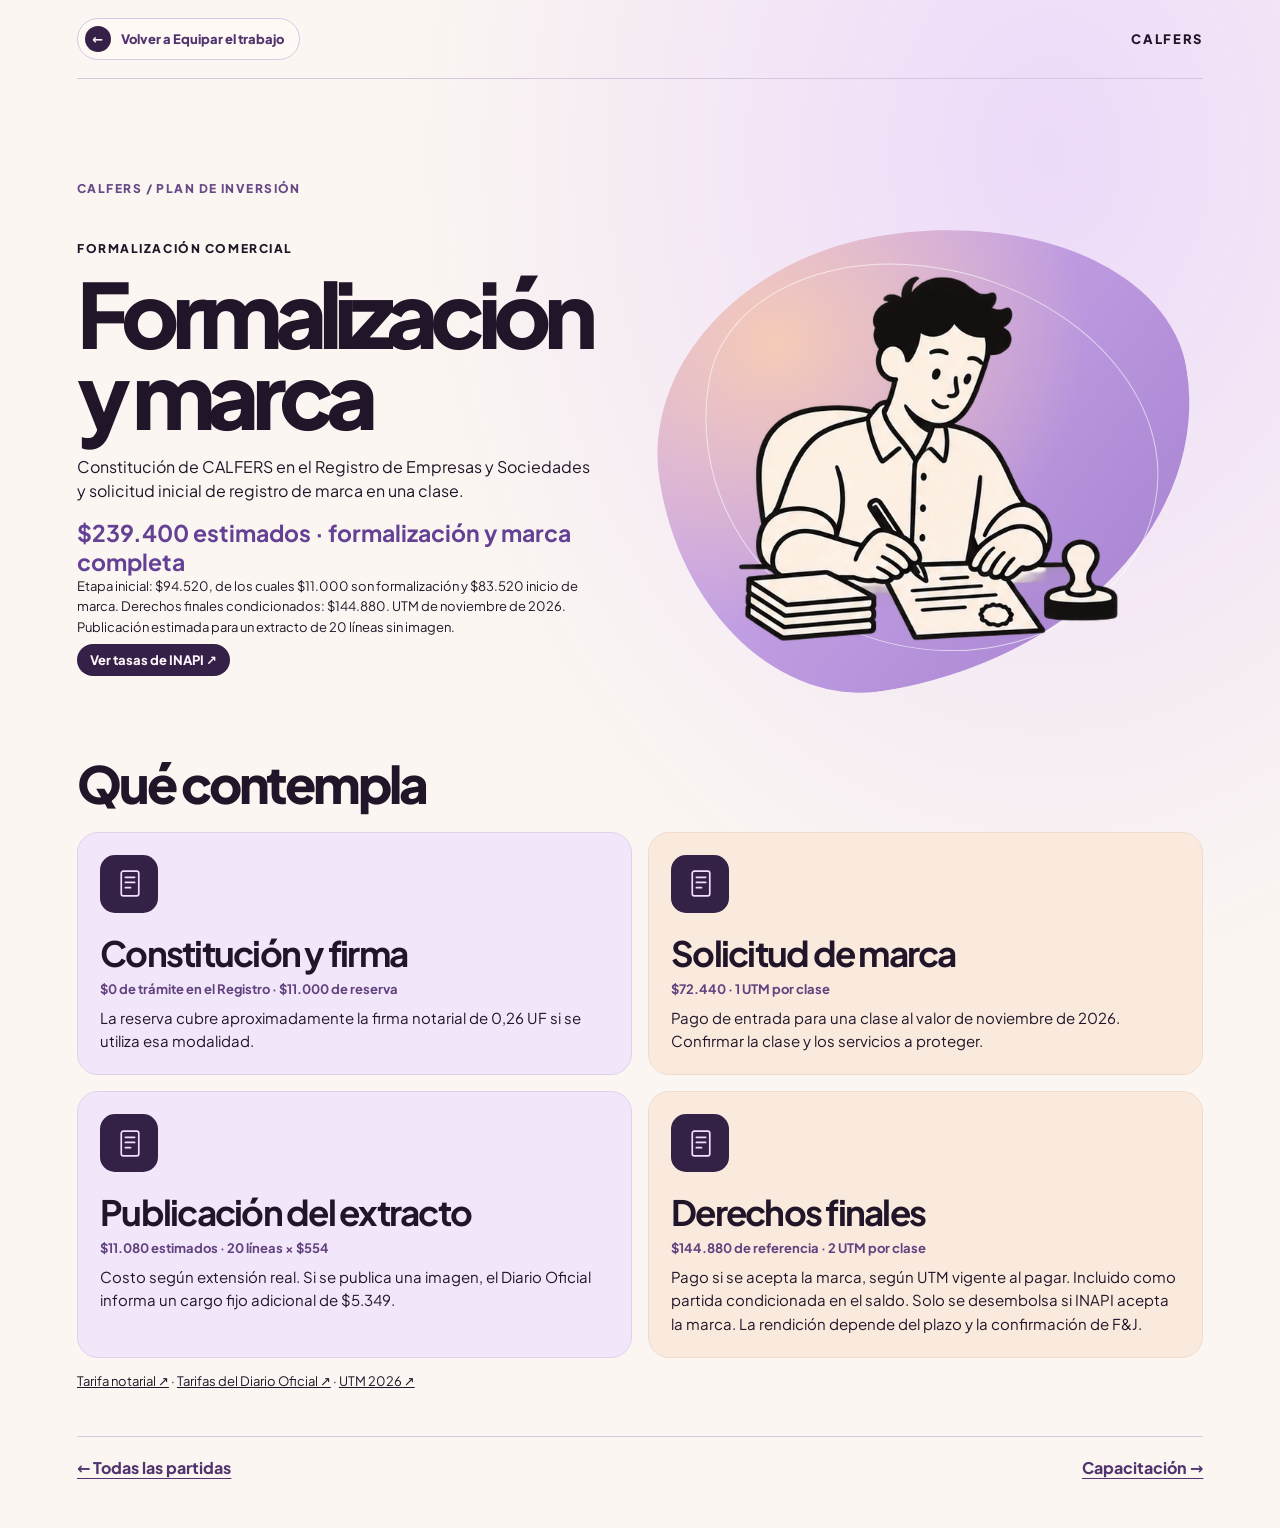
<file: inversion/formalizacion.html>
<!doctype html><html lang="es"><meta charset="utf-8"><meta name="viewport" content="width=device-width, initial-scale=1"><title>Formalización e inicio de marca · CALFERS</title><link rel="icon" type="image/png" sizes="256x256" href="../assets/calfers-logo.png"><style>
@font-face{font-family:Jakarta;src:url([data-uri]) format('woff2');font-weight:400 800;font-display:swap}
:root{--ink:#201629;--cream:#fbf6f1;--purple:#bfa8f3;--peach:#f2b79a;--acid:#eae2fc}*{box-sizing:border-box}html{scroll-behavior:smooth}body{margin:0;font:16px Jakarta,system-ui,sans-serif;background:var(--cream);color:var(--ink)}h1,h2,h3,p{margin:0}h1,h2{font-weight:800;letter-spacing:-.085em;line-height:.91}h2{font-size:clamp(48px,8vw,125px)}p{line-height:1.55}a{color:inherit}button,input{font:inherit}button{cursor:pointer}a:focus-visible,button:focus-visible,input:focus-visible,summary:focus-visible{outline:3px solid #9b68ea;outline-offset:4px}.wrap{width:min(1380px,88vw);margin:auto}.tag{font-size:12px;letter-spacing:.13em;text-transform:uppercase;font-weight:800}.nav{z-index:30;position:fixed;top:0;left:50%;width:100%;transform:translateX(-50%);display:flex;justify-content:space-between;align-items:center;gap:15px;padding:13px 6vw;color:white;background:#201629d9;backdrop-filter:blur(16px);transition:width .4s,top .4s,border-radius .4s,padding .4s}.nav.float{top:14px;width:min(700px,96vw);padding:7px 14px;border-radius:40px;border:1px solid #ffffff32}.nav.float:hover,.nav.float:focus-within{width:min(810px,97vw)}.brand{display:flex;align-items:center;gap:8px;font-size:14px;font-weight:800;text-decoration:none;letter-spacing:.12em}.brand img{width:29px;height:29px;object-fit:contain;background:var(--cream);border-radius:8px}.links{display:flex;flex-wrap:wrap;gap:4px}.links a{text-decoration:none;padding:7px 9px;border-radius:18px;font-size:12px;font-weight:700}.links a:hover,.links a[aria-current]{background:var(--purple);color:var(--ink)}.progress{position:fixed;z-index:32;inset:0 auto auto 0;height:3px;background:var(--peach);width:0}
.hero{min-height:100svh;background:#201629;color:var(--cream);position:relative;overflow:hidden;display:grid;align-items:center;padding:115px 0 62px;isolation:isolate}.hero .wrap{position:relative;z-index:2}.hero .tag{color:#dfc9ff}.hero h1{font-size:clamp(63px,11.2vw,178px);margin:.14em 0 .22em;max-width:10ch}.hero h1 span{display:block;color:#d8bbff}.hero p{max-width:450px;font-size:clamp(16px,2vw,23px)}.hero small{display:block;margin-top:22px;color:#e5d6ef}.cta{display:inline-block;background:var(--peach);color:var(--ink);padding:13px 19px;border-radius:28px;font-weight:800;text-decoration:none;margin-top:24px}.orb{position:absolute;z-index:-1;right:-7vw;top:9%;width:min(66vw,850px);aspect-ratio:1;border-radius:50%;background:radial-gradient(circle at 32% 28%,#f4bdad 0%,#a87ada 23%,#5c3683 54%,#201629 74%);filter:saturate(120%);transform:translateY(var(--drift,0px)) scale(var(--zoom,1));opacity:.86}.orb:after,.orb:before{content:"";position:absolute;inset:14%;border:1px solid #ffe2eaa0;border-radius:50%;transform:rotate(-32deg) scaleY(.41);animation:ring 12s linear infinite}.orb:after{inset:4%;animation-direction:reverse;animation-duration:19s}@keyframes ring{to{transform:rotate(328deg) scaleY(.41)}}.ticker{display:flex;overflow:hidden;background:var(--peach);padding:14px 0;font-weight:800;white-space:nowrap}.ticker div{flex:none;animation:marquee 23s linear infinite}@keyframes marquee{to{transform:translateX(-50%)}}
.intro{background:#e9ddfa;padding:120px 0 0;overflow:hidden}.intro .wrap{display:grid;grid-template-columns:1.55fr 1fr;align-items:end;gap:6vw}.intro h2{margin:.13em 0}.intro p{max-width:490px}.crowd{height:clamp(180px,27vw,370px);position:relative;overflow:hidden;margin-top:25px}.person{position:absolute;left:0;bottom:0;width:clamp(95px,15vw,190px);height:auto;animation:walk var(--duration) linear infinite;animation-delay:var(--delay)}@keyframes walk{from{transform:translateX(-210px)}to{transform:translateX(calc(100vw + 210px))}}.credit{display:block;text-align:right;padding:5px 6vw 12px;font-size:11px}
.journey{height:460vh;background:#21172c;color:var(--cream);position:relative}.pin{position:sticky;top:0;height:100svh;overflow:hidden;display:grid;align-content:center}.journey-head{display:flex;justify-content:space-between;align-items:center;gap:12px;margin-bottom:15px}.controls{display:flex;gap:6px}.controls button,.scenario button{background:transparent;color:inherit;border:1px solid currentColor;border-radius:30px;padding:8px 13px}.controls button:hover,.scenario button[aria-pressed=true]{background:var(--purple);color:var(--ink);border-color:var(--purple)}.track{display:flex;will-change:transform}.frame{flex:0 0 100vw;padding:0 6vw}.frame article{position:relative;isolation:isolate;overflow:hidden;min-height:min(64vh,570px);padding:clamp(27px,6vw,88px);border-radius:28px;display:grid;align-content:center;color:var(--ink);background:var(--purple)}.frame:nth-child(2) article{background:var(--peach)}.frame:nth-child(3) article{background:#faebde}.frame:nth-child(4) article{background:#dbc3ef}.frame h2{font-size:clamp(48px,8.4vw,128px);margin:12px 0;max-width:10ch}.frame p{max-width:39ch;padding-right:10px}.glyph{position:absolute;z-index:-1;right:-.05em;bottom:-.35em;font-size:clamp(200px,47vw,750px);line-height:1;opacity:.14;font-weight:800;transform:rotate(-16deg)}.dots{display:flex;gap:7px;margin-top:18px}.dots button{width:29px;height:16px;border:0;border-bottom:2px solid #ffffff60;background:none}.dots button[aria-current]{border-color:var(--peach)}
.invest{padding:115px 0;background:var(--cream)}.invest h2,.finance h2,.close h2{margin:.14em 0 .25em}.investment-callout{display:flex;justify-content:space-between;align-items:end;gap:20px;border-block:1px solid #baaabb;padding:22px 0;margin:34px 0 22px}.investment-callout strong{font-size:clamp(36px,7vw,100px);line-height:1;letter-spacing:-.09em}.summary{font-size:14px}.table{overflow:auto;margin:18px 0;border:1px solid #c8bcca;border-radius:16px}table{border-collapse:collapse;width:100%;text-align:left;background:#fffaf8;color:var(--ink)}th,td{padding:12px;border-bottom:1px solid #e4dce6}th{font-size:12px;background:#eee4fb}td{font-size:14px}td small{display:block;margin-top:4px}input{width:110px;padding:8px;border:1px solid #b09ab8;border-radius:8px;color:var(--ink);background:white}details{border-block:1px solid #c8bcca;padding:16px 0;margin:19px 0}summary{cursor:pointer;font-weight:800}.fields{display:flex;flex-wrap:wrap;gap:15px;margin:15px 0}.fields label{display:grid;gap:5px;font-size:13px}.note{font-size:13px;max-width:90ch}
.finance{padding:115px 0;background:#241630;color:#fff2f4}.finance .tag{color:var(--purple)}.scenario{display:flex;flex-wrap:wrap;gap:8px;margin:24px 0}.charts{display:grid;grid-template-columns:1fr 1fr;gap:20px;margin-bottom:18px}.chart{padding:20px 24px 12px;overflow:hidden;border-radius:26px;background:radial-gradient(ellipse at top right,#583b8a,transparent 75%),#281a39;border:1px solid #b09adec0;box-shadow:inset 0 -7px 18px #9973db70}.chart:nth-child(2){background:radial-gradient(ellipse at top right,#723f43,transparent 75%),#281a39;box-shadow:inset 0 -7px 18px #e79e7c75}.chart strong{display:block;font-size:clamp(28px,5.5vw,82px);letter-spacing:-.085em}.chart canvas{width:100%;height:130px;display:block}.chart small{color:#f1daf9}.close{padding:110px 0 0;background:var(--peach);overflow:hidden}.checklist{display:grid;grid-template-columns:repeat(2,1fr);gap:1px;background:#a66d64;border-block:1px solid #a66d64;margin-top:35px}.checklist article{background:var(--peach);padding:22px}.checklist p{margin-top:7px}.footer{margin-top:75px;position:relative;background:#352047;color:#fcf1fc;padding:40px 6vw 0;overflow:hidden}.footer .word{font-weight:800;display:block;font-size:21vw;letter-spacing:-.105em;line-height:.88;margin-top:68px}.sticker{position:absolute;bottom:12%;left:var(--x);padding:.55em .85em;color:var(--ink);background:var(--bg);border:4px solid white;border-radius:30px;font-weight:800;text-decoration:none;transform:rotate(var(--r)) scale(.2);opacity:0;transition:transform .6s cubic-bezier(.16,1.65,.48,1),opacity .4s;transition-delay:var(--delay)}.footer.seen .sticker{opacity:1;transform:rotate(var(--r)) scale(1)}.footer.seen .sticker:hover{transform:rotate(0) scale(1.12);transition-delay:0s}.enter{opacity:0;transform:translateY(38px);transition:opacity .6s,transform .7s cubic-bezier(.2,.8,.25,1)}.enter.seen{opacity:1;transform:none}
@media(max-width:720px){.nav{padding:8px 3vw}.nav,.nav.float{gap:4px}.brand{font-size:10px;letter-spacing:.03em}.brand img{width:21px;height:21px}.links{justify-content:flex-end}.links a{font-size:10px;padding:5px}.intro .wrap,.charts,.checklist{grid-template-columns:1fr}.hero h1{font-size:clamp(56px,13vw,85px)}.orb{width:100vw;right:-29vw;top:24%}.intro,.invest,.finance,.close{padding-top:82px}.journey-head .tag{font-size:10px}td:first-child{min-width:175px}.frame article{min-height:59vh}.sticker{font-size:11px;bottom:7%;border-width:2px}}@media(prefers-reduced-motion:reduce){html{scroll-behavior:auto}*,*:before,*:after{animation:none!important;transition:none!important}.enter{opacity:1;transform:none}.person{left:var(--still)}.journey{height:auto}.pin{position:static;height:auto;padding:70px 0;overflow:visible}.track{display:grid;gap:18px;transform:none!important}.frame article{min-height:280px}.controls,.dots{display:none}.sticker{opacity:1;transform:rotate(var(--r))}}

.hero .tag,.hero h1,.hero p,.hero .cta,.hero small{animation:hero-in .85s cubic-bezier(.2,.75,.2,1) both}
.hero h1{animation-delay:.1s}.hero p{animation-delay:.23s}.hero .cta{animation-delay:.34s}.hero small{animation-delay:.44s}
@keyframes hero-in{from{opacity:0;translate:0 36px;filter:blur(6px)}to{opacity:1;translate:none;filter:none}}
.frame:nth-child(2) article{align-content:end;justify-items:end;text-align:right;background:radial-gradient(ellipse at 22% 36%,#e9a284,transparent 53%),#f5ccb8}
.frame:nth-child(2) .glyph{left:0;right:auto;bottom:-.25em;transform:rotate(13deg)}
.frame:nth-child(3) article{align-content:start;background:repeating-linear-gradient(135deg,transparent 0 40px,#b889b20e 40px 41px),#faebde}
.frame:nth-child(3) h2{max-width:12ch}.frame:nth-child(3) .glyph{bottom:-.43em;right:.03em;transform:rotate(-6deg)}
.frame:nth-child(4) article{text-align:center;justify-items:center;background:radial-gradient(circle at 50% 50%,#e9dafa 0%,#c1a4ed 100%)}
.frame:nth-child(4) .glyph{right:50%;bottom:50%;transform:translate(50%,50%);opacity:.10}
.frame article{transform:scale(var(--scene-scale,1));transition:transform .15s linear}

.logo-toggle{display:none;background:none;border:0;padding:0}.logo-toggle img{width:42px;height:42px;display:block;border-radius:50%;background:#fbf6f1;object-fit:contain}.nav.float{height:54px;width:54px;border-radius:30px;padding:5px;gap:0;overflow:hidden}.nav.float .brand,.nav.float:not(.open) .links{display:none}.nav.float .logo-toggle{display:block;flex:none}.nav.float:not(.open):hover,.nav.float:not(.open):focus-within{width:54px}.nav.float.open{width:min(700px,96vw);min-height:54px;height:auto;gap:8px;padding-right:10px}.nav.float.open .links{flex:1;justify-content:center}
.flow{position:absolute;inset:0;z-index:-1;overflow:hidden;background:#261b36}.flow:before,.flow:after{content:"";position:absolute;inset:-65% -25%;background:repeating-linear-gradient(124deg,transparent 0 10%,#9767d733 12%,#debbf779 14%,#b987dc08 18%,transparent 23%);filter:blur(24px);animation:stream 11s ease-in-out infinite alternate}.flow:after{background:linear-gradient(100deg,#201629f5 23%,transparent 80%),repeating-linear-gradient(148deg,transparent 0 15%,#f4ad994d 18%,transparent 24%);animation-duration:19s;animation-direction:alternate-reverse;filter:blur(12px)}@keyframes stream{from{transform:translate(15%,-12%) skewX(-9deg)}to{transform:translate(-8%,19%) skewX(8deg)}}.hero h1,.hero p{text-shadow:0 4px 25px #201629aa}
.crowd{height:clamp(220px,34vw,490px);isolation:isolate}.lane{position:absolute;left:0;bottom:0;display:flex;width:max-content;animation:walk-lane 48s linear infinite;animation-delay:-13s}.lane-0{bottom:32%;z-index:1}.lane-1{bottom:14%;z-index:2;animation-direction:reverse;animation-duration:40s;animation-delay:-11s}.lane-2{z-index:3;animation-duration:33s;animation-delay:-8s}.person{position:static;flex:none;width:clamp(110px,16vw,216px);height:auto;margin-right:clamp(-54px,-4vw,-24px);transform-origin:50% 100%;animation:step var(--step) ease-in-out infinite;animation-delay:var(--phase)}.lane-0 .person{width:clamp(85px,14vw,185px)}.lane-1 .person{scale:-1 1}.lane-2 .person{width:clamp(115px,17vw,232px)}@keyframes walk-lane{to{transform:translateX(-50%)}}@keyframes step{0%,100%{transform:translateY(4px) rotate(-1.8deg)}50%{transform:translateY(-9px) rotate(1.5deg)}}
.projects{padding:90px 0;background:#e9ddfa}.projects h2{margin:.15em 0 .35em}.projects-grid{display:grid;grid-template-columns:repeat(4,minmax(0,1fr));gap:14px;margin-bottom:23px}.projects-grid article{padding:24px;min-height:155px;background:#fbf6f1;border-radius:22px}.projects-grid article:nth-child(even){background:#f7d9c4}.projects-grid h3{margin:8px 0;font-size:clamp(19px,2.3vw,32px);letter-spacing:-.05em}.projects-grid small{color:#5d427a;font-weight:800}.projects-grid p{font-size:14px}
.table-value{font-weight:750;white-space:nowrap;font-variant-numeric:tabular-nums}.invest .table{border:0;box-shadow:0 12px 32px #3a22431c}.invest table th{background:#352047;color:#fbf6f1;padding:17px 18px}.invest table td{padding:15px 18px}.invest tbody tr:nth-child(even){background:#f2e9fa}.invest table td:last-child,.invest table th:last-child{text-align:right}.invest .summary{color:#654584;font-weight:800}
@media(max-width:720px){.projects-grid{grid-template-columns:1fr 1fr}.projects-grid article{padding:15px}.nav:not(.float) .brand{display:none}.nav:not(.float) .links{margin:auto}.nav.float.open .links a{padding:4px}.invest table td,.invest table th{padding:10px}}

.nav:not(.float){background:transparent;backdrop-filter:none}.brand img,.logo-toggle img{background:none;border-radius:0;filter:brightness(0) invert(1)}.nav.float{background:#271b34e8;border-radius:14px}.nav.float.open{border-radius:26px}.hero .wrap{padding-bottom:55px}.hero h1{margin-top:0}.hero p{max-width:36ch}
.wave{position:absolute;bottom:-1px;left:0;width:100%;height:clamp(29px,6vw,106px);display:block;pointer-events:none;z-index:8}.wave-section{position:relative}.hero .wave{z-index:4}
.intro{padding-top:clamp(105px,12vw,190px)}.crowd{margin-top:52px;height:clamp(235px,33vw,485px)}.lane-0{bottom:24%;animation-direction:reverse}.lane-1{bottom:8%;animation-direction:normal}.lane-2{bottom:-4%;animation-direction:reverse}.person{margin-right:clamp(-91px,-6vw,-44px)}
.projects{background:#f2e8fb;padding:clamp(100px,13vw,195px) 0 clamp(125px,15vw,220px)}.projects h2{max-width:10ch;margin-bottom:.4em}.projects-grid{grid-template-columns:repeat(2,minmax(0,1fr));gap:18px}.projects-grid article{min-height:clamp(190px,22vw,330px);position:relative;overflow:hidden;isolation:isolate;display:flex;flex-direction:column;justify-content:flex-end;padding:clamp(20px,4vw,55px)}.projects-grid article:before{content:attr(data-mark);position:absolute;right:4%;top:-20%;font-size:clamp(105px,22vw,340px);font-weight:800;letter-spacing:-.15em;color:#6b45991d;z-index:-1;transform:translateY(40px) rotate(-13deg);transition:transform 1s cubic-bezier(.18,.75,.18,1)}.projects-grid article.seen:before{transform:translateY(0) rotate(-8deg)}.projects-grid article:nth-child(3){background:#dcc7f4}.projects-grid article:nth-child(4){background:#eec3b4}.projects-grid h3{font-size:clamp(24px,4.7vw,68px);line-height:1.02}.project-reveal{opacity:0;transform:translateY(40px);transition:opacity .65s,transform .75s}.project-reveal.seen{opacity:1;transform:none}
.invest,.finance{padding:clamp(100px,12vw,185px) 0 clamp(120px,14vw,200px)}.close{padding:clamp(95px,13vw,190px) 0 clamp(110px,14vw,190px)}.timeline{display:grid;grid-template-columns:1fr .82fr;gap:8vw;align-items:start}.timeline-title{position:sticky;top:22vh}.timeline-title h2{max-width:8ch}.phases{position:relative;display:grid;gap:37px;padding-left:23px}.phase-line{position:absolute;left:0;top:10px;bottom:32px;width:3px;background:#a5666947}.phase-line:before{content:"";display:block;background:#55316c;height:var(--fill,0%);transition:height .15s linear}.phase{min-height:clamp(215px,36vh,360px);border-top:1px solid #a5666966;padding:20px 0;display:flex;flex-direction:column;justify-content:center}.phase small{font-weight:800;color:#634170}.phase h3{font-size:clamp(32px,5.3vw,76px);letter-spacing:-.08em;margin:8px 0}.phase p{max-width:36ch}
.site-footer{background:#352047;color:#fbf6f1;padding:85px 0 24px}.footer-main{display:grid;grid-template-columns:1.4fr .75fr 1fr;gap:25px;padding-bottom:48px}.footer-brand{font-size:clamp(25px,5vw,65px);letter-spacing:-.08em}.footer-main nav{display:grid;align-content:start;gap:10px}.footer-main p{margin-top:8px;max-width:32ch}.footer-bottom{border-top:1px solid #fbf6f14a;padding-top:19px;display:flex;justify-content:space-between;gap:14px;flex-wrap:wrap;font-size:12px;color:#eadbf4}
@media(max-width:720px){.timeline,.footer-main{grid-template-columns:1fr}.timeline-title{position:static}.projects-grid article{min-height:165px}.crowd{margin-top:26px}}
@media(prefers-reduced-motion:reduce){.project-reveal{opacity:1;transform:none}}
.nav.float:not(.open){background:transparent;border-color:transparent;backdrop-filter:none}.nav.float:not(.open) .logo-toggle img{filter:brightness(0) invert(1)}.chart-labels{display:grid;grid-template-columns:repeat(3,1fr);padding:0 14px 6px calc(33.33% + 4px);grid-template-columns:auto auto auto;justify-content:space-between;gap:5px;font-size:clamp(8px,1vw,11px);color:#eedcf4}.chart-labels span:last-child{text-align:right}@media(max-width:720px){.chart-labels{padding-left:16%;padding-right:0}}.project-visit{align-self:flex-start;margin-top:13px;background:#352047;color:#fff4fc;padding:8px 12px;border-radius:17px;text-decoration:none;font-size:13px;font-weight:750}.project-visit:hover{background:#6f53c4}.part-open{padding:0;border:0;background:transparent;color:#51346e;text-align:left;font-weight:800;text-decoration:underline;text-underline-offset:4px}.part-dialog{width:min(1120px,94vw);max-height:90dvh;padding:0;border:0;border-radius:27px;color:#211629;background:#fbf6f1;box-shadow:0 25px 120px #130d22a0}.part-dialog[open]{animation:part-enter .5s cubic-bezier(.16,.8,.24,1) both}.part-dialog::backdrop{background:#211629be;backdrop-filter:blur(7px)}body:has(.part-dialog[open]){overflow:hidden}@keyframes part-enter{from{opacity:0;transform:scale(.78)}to{opacity:1;transform:none}}.part-page{padding:clamp(19px,5vw,62px)}.part-top{display:flex;justify-content:space-between;align-items:center;gap:12px;margin-bottom:35px;font-size:12px;font-weight:800}.part-top button{background:#352047;color:white;border:0;border-radius:25px;padding:10px 14px}.part-intro{display:grid;grid-template-columns:1.1fr 1fr;gap:28px;align-items:center}.part-intro h2{font-size:clamp(37px,6vw,80px);margin:12px 0 16px}.part-intro strong{display:block;margin-top:14px;font-size:23px;color:#644194}.part-intro a{display:inline-block;margin-top:7px}.device-card{min-height:230px;background:radial-gradient(ellipse at 65% 10%,#ab81db,#3b2255 60%,#261831);border-radius:22px;display:grid;place-content:center;justify-items:center;gap:14px;color:#f3e4fc}.device-card span{font-size:12px;font-weight:800;letter-spacing:.24em}.device{width:92px;height:132px;border:2px solid #dcbdf7;border-radius:12px;padding:12px;display:grid;gap:8px;background:#2c1a45;box-shadow:10px 12px #1b102b82,inset 0 0 24px #9f65c481;transform:perspective(600px) rotateY(-17deg) rotateX(6deg)}.device i{display:block;border-radius:5px;background:linear-gradient(90deg,#f4a886 0 10%,#704a9c 10% 90%,#ab79d3 90%)}[data-kind=MONITOR] .device{width:155px;height:91px;border-bottom-width:9px}[data-kind=SSD] .device,[data-kind=KIT] .device{width:143px;height:57px}[data-kind=SERVER] .device{width:140px}[data-kind=DEV] .device,[data-kind=WEB] .device,[data-kind=MARCA] .device{width:140px;height:103px}.part-specs{display:grid;grid-template-columns:1fr 1fr;gap:12px;margin-top:30px}.part-specs article{padding:17px;background:#eee3fa;border-radius:14px}.part-specs h3{margin-bottom:5px}.part-specs p{font-size:14px}@media(max-width:640px){.part-intro,.part-specs{grid-template-columns:1fr}.device-card{min-height:190px}}
.part-open{display:inline-block}.purchase-portal{position:fixed;inset:0;z-index:100;overflow:hidden;pointer-events:none;isolation:isolate}.purchase-portal .portal-dark{position:absolute;inset:0;background:radial-gradient(circle at var(--x) var(--y),#170b23 0%,#21102d 34%,#432762 67%,#a77dce 100%);clip-path:circle(0px at var(--x) var(--y));animation:portal-open .82s cubic-bezier(.5,.05,.88,.38) forwards}.purchase-portal b{position:absolute;left:var(--x);top:var(--y);white-space:nowrap;color:white;font:800 var(--size) Jakarta,system-ui;letter-spacing:-.06em;animation:portal-name .81s cubic-bezier(.6,.01,.86,.32) both;transform-origin:center}.purchase-portal .halo{position:absolute;left:var(--x);top:var(--y);width:70px;aspect-ratio:1;border:1px solid #e6c8ff90;border-radius:50%;box-shadow:0 0 36px #c980f0;animation:portal-halo .82s ease-in both}@keyframes portal-open{to{clip-path:circle(155vmax at var(--x) var(--y))}}@keyframes portal-name{0%{transform:translate(-50%,-50%) scale(1);opacity:0}14%{opacity:1}70%{opacity:1}100%{transform:translate(-50%,-50%) scale(58);opacity:0}}@keyframes portal-halo{from{transform:translate(-50%,-50%) scale(.25);opacity:0}35%{opacity:1}to{transform:translate(-50%,-50%) scale(30);opacity:0}}
.detail-body{background:#fbf6f1;color:#211629}.detail-nav{display:flex;justify-content:space-between;align-items:center;gap:10px;padding:24px 0;border-bottom:1px solid #d5c7dd;font-weight:800}.detail-back,.detail-end a{color:#51346e;text-underline-offset:4px}.detail-main{padding:clamp(30px,8vw,105px) 0 50px;animation:detail-arrive .65s cubic-bezier(.2,.75,.2,1) both}.detail-main h1{font-size:clamp(52px,8vw,113px);margin:16px 0 20px}.detail-main .device-card{min-height:clamp(230px,33vw,465px)}.detail-main .device{scale:1.23}.detail-specs{margin-top:65px}.detail-specs h2{font-size:clamp(29px,4vw,63px)}.detail-end{border-top:1px solid #d5c7dd;margin-top:45px;padding-top:20px;display:flex;flex-wrap:wrap;justify-content:space-between;gap:14px;font-weight:750}@keyframes detail-arrive{from{opacity:0;transform:scale(.94) translateY(16px)}to{opacity:1;transform:none}}
@media(prefers-reduced-motion:reduce){.detail-main{animation:none}}
.detail-body{background:radial-gradient(ellipse at 82% 10%,#ecdafa,transparent 44%),#fbf6f1}.detail-nav{padding:18px 0}.detail-back{display:flex;align-items:center;gap:10px;background:#fff9f6;border:1px solid #d8c8e5;border-radius:25px;padding:7px 15px 7px 7px;text-decoration:none;font-size:13px}.detail-back b{display:grid;place-items:center;background:#352047;color:white;border-radius:50%;width:26px;height:26px}.detail-nav a:last-child{text-decoration:none;letter-spacing:.13em;font-size:13px}.detail-kicker{font-size:12px;color:#674987;font-weight:800;letter-spacing:.12em;text-transform:uppercase;margin-bottom:25px}.detail-main .part-intro{grid-template-columns:1fr 1.12fr;gap:clamp(14px,5vw,70px)}.detail-main h1{font-size:clamp(45px,7vw,105px);max-width:11ch;overflow-wrap:break-word}.illustration{position:relative;isolation:isolate;display:grid;place-items:center;margin:0;min-height:clamp(260px,37vw,490px)}.illustration:before,.illustration:after{content:"";position:absolute;z-index:-1}.illustration:before{inset:2% 1% 3%;background:radial-gradient(ellipse at 25% 20%,#f5cbb7,transparent 55%),linear-gradient(136deg,#d7b4f1,#a480cf);border-radius:48% 52% 65% 35% / 46% 40% 60% 54%;transform:rotate(-9deg)}.illustration:after{inset:10% 8%;border:1px solid #fff9;border-radius:46% 54% 48% 52% / 40% 50% 50% 60%;transform:rotate(11deg)}.illustration svg{width:92%;filter:drop-shadow(8px 15px 13px #40265666);animation:detail-arrive .8s .12s both}.part-specs{gap:17px}.part-specs article{padding:0 22px 22px;background:#f4eafa;border:1px solid #e1d1ee;overflow:hidden}.spec-art{height:123px;margin:0 -22px 15px;background:radial-gradient(ellipse at center,#e0c3f1,#efe4f8);display:grid;place-items:center}.spec-art svg{height:121px;width:169px}.detail-specs h2{letter-spacing:-.06em}@media(max-width:680px){.detail-main .part-intro{grid-template-columns:1fr}.detail-main h1{max-width:100%}.illustration svg{max-height:300px}}.component-grid{display:grid;grid-template-columns:repeat(2,minmax(0,1fr));gap:16px;margin-top:25px}.component-card{padding:22px;border-radius:21px;background:#f2e7fa;border:1px solid #dfd0eb}.component-card:nth-child(even){background:#faeade;border-color:#efdbcc}.component-icon{width:58px;height:58px;background:#332146;color:#f4ddff;display:grid;place-items:center;border-radius:15px;margin-bottom:18px}.component-icon svg{width:33px;height:33px}.component-card h3{font-size:clamp(22px,3vw,35px);letter-spacing:-.05em}.component-card strong{display:block;color:#61417e;font-size:13px;margin:6px 0 9px}.component-card p{max-width:52ch;font-size:15px}.detail-specs>p{margin-top:13px}.detail-main .parts-art{width:100%;max-height:none}.detail-main .illustration{position:relative}.parts-caption{display:flex;flex-wrap:wrap;justify-content:center;gap:6px;position:relative;margin-top:-30px}.parts-caption span{background:#fbf6f1;color:#38244c;padding:5px 8px;border-radius:14px;font-size:11px;font-weight:800}.detail-main .part-intro a{background:#352047;color:#fff5fc;border-radius:20px;padding:8px 13px;font-size:13px;text-decoration:none;font-weight:750}@media(max-width:680px){.component-grid{grid-template-columns:1fr}.parts-caption{margin-top:0}}</style><link rel="stylesheet" href="../assets/fichas/ilustraciones.css"><body class="detail-body"><header class="detail-nav wrap"><a class="detail-back" href="../CALFERS.html#compras"><b aria-hidden="true">←</b> Volver a Equipar el trabajo</a><a href="../CALFERS.html">CALFERS</a></header><main class="detail-main wrap"><div class="detail-kicker">CALFERS / Plan de inversión</div><section class="part-intro"><div><div class="tag">Formalización comercial</div><h1>Formalización y marca</h1><p>Constitución de CALFERS en el Registro de Empresas y Sociedades y solicitud inicial de registro de marca en una clase.</p><strong>$239.400 estimados · formalización y marca completa</strong><p class="note">Etapa inicial: $94.520, de los cuales $11.000 son formalización y $83.520 inicio de marca. Derechos finales condicionados: $144.880. UTM de noviembre de 2026. Publicación estimada para un extracto de 20 líneas sin imagen.</p><a href="https://www.inapi.cl/portal/institucional/600/w3-article-906.html" target="_blank" rel="noopener">Ver tasas de INAPI ↗</a></div><figure class="illustration"><img class="detail-drawing" src="../assets/fichas/formalizacion.webp" alt="Una persona prepara documentos de formalización y registro de marca." decoding="async"></figure></section><section class="detail-specs"><h2>Qué contempla</h2><div class="component-grid"><article class="component-card"><div class="component-icon"><svg viewBox="0 0 32 32" fill="none" stroke="currentColor" stroke-width="1.65" stroke-linecap="round" stroke-linejoin="round" aria-hidden="true"><rect x="8" y="4" width="17" height="24" rx="2"/><path d="M12 10h9m-9 5h9m-9 5h5"/></svg></div><h3>Constitución y firma</h3><strong>$0 de trámite en el Registro · $11.000 de reserva</strong><p>La reserva cubre aproximadamente la firma notarial de 0,26 UF si se utiliza esa modalidad.</p></article><article class="component-card"><div class="component-icon"><svg viewBox="0 0 32 32" fill="none" stroke="currentColor" stroke-width="1.65" stroke-linecap="round" stroke-linejoin="round" aria-hidden="true"><rect x="8" y="4" width="17" height="24" rx="2"/><path d="M12 10h9m-9 5h9m-9 5h5"/></svg></div><h3>Solicitud de marca</h3><strong>$72.440 · 1 UTM por clase</strong><p>Pago de entrada para una clase al valor de noviembre de 2026. Confirmar la clase y los servicios a proteger.</p></article><article class="component-card"><div class="component-icon"><svg viewBox="0 0 32 32" fill="none" stroke="currentColor" stroke-width="1.65" stroke-linecap="round" stroke-linejoin="round" aria-hidden="true"><rect x="8" y="4" width="17" height="24" rx="2"/><path d="M12 10h9m-9 5h9m-9 5h5"/></svg></div><h3>Publicación del extracto</h3><strong>$11.080 estimados · 20 líneas × $554</strong><p>Costo según extensión real. Si se publica una imagen, el Diario Oficial informa un cargo fijo adicional de $5.349.</p></article><article class="component-card"><div class="component-icon"><svg viewBox="0 0 32 32" fill="none" stroke="currentColor" stroke-width="1.65" stroke-linecap="round" stroke-linejoin="round" aria-hidden="true"><rect x="8" y="4" width="17" height="24" rx="2"/><path d="M12 10h9m-9 5h9m-9 5h5"/></svg></div><h3>Derechos finales</h3><strong>$144.880 de referencia · 2 UTM por clase</strong><p>Pago si se acepta la marca, según UTM vigente al pagar. Incluido como partida condicionada en el saldo. Solo se desembolsa si INAPI acepta la marca. La rendición depende del plazo y la confirmación de F&J.</p></article></div><p class="note"><a href="https://www.registrodeempresasysociedades.cl/AyudaTarifasNotariasles.aspx" target="_blank" rel="noopener">Tarifa notarial ↗</a> · <a href="https://www.diariooficial.interior.gob.cl/tarifas/" target="_blank" rel="noopener">Tarifas del Diario Oficial ↗</a> · <a href="https://www.sii.cl/valores_y_fechas/utm/utm2026.htm" target="_blank" rel="noopener">UTM 2026 ↗</a></p></section><nav class="detail-end" aria-label="Partidas"><a href="../CALFERS.html#compras">← Todas las partidas</a><a href="capacitacion.html">Capacitación →</a></nav></main><link rel="stylesheet" href="../assets/responsive.css?v=20261118"></body></html>
</file>
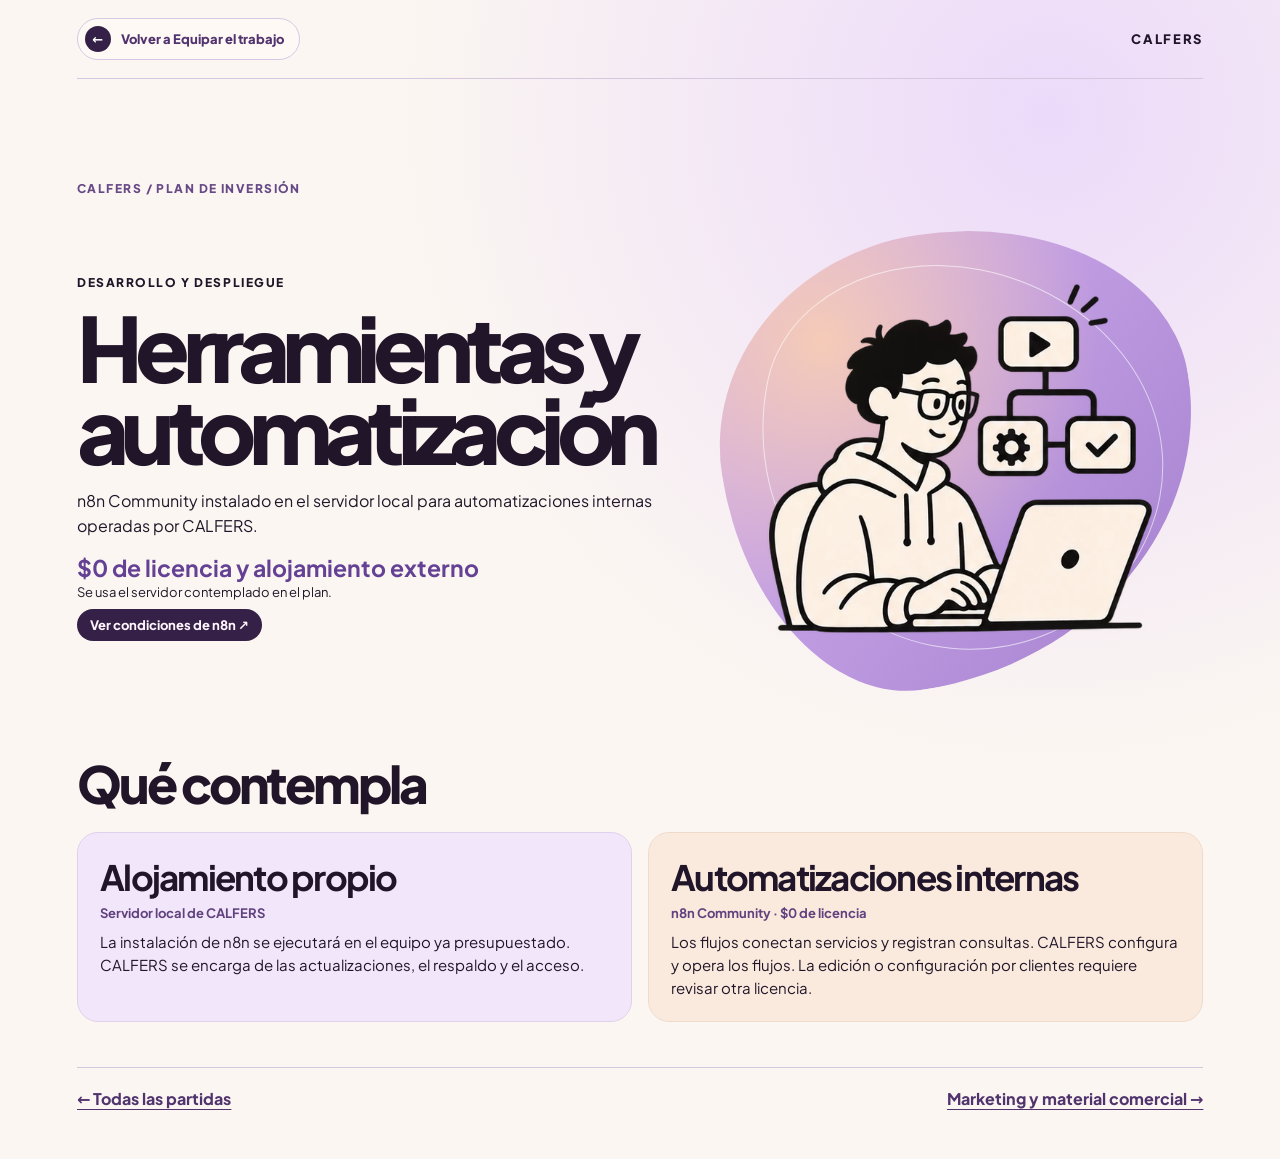
<file: inversion/herramientas-y-nube.html>
<!doctype html><html lang="es"><meta charset="utf-8"><meta name="viewport" content="width=device-width, initial-scale=1"><title>Herramientas y automatización · CALFERS</title><link rel="icon" type="image/png" sizes="256x256" href="../assets/calfers-logo.png"><style>
@font-face{font-family:Jakarta;src:url([data-uri]) format('woff2');font-weight:400 800;font-display:swap}
:root{--ink:#201629;--cream:#fbf6f1;--purple:#bfa8f3;--peach:#f2b79a;--acid:#eae2fc}*{box-sizing:border-box}html{scroll-behavior:smooth}body{margin:0;font:16px Jakarta,system-ui,sans-serif;background:var(--cream);color:var(--ink)}h1,h2,h3,p{margin:0}h1,h2{font-weight:800;letter-spacing:-.085em;line-height:.91}h2{font-size:clamp(48px,8vw,125px)}p{line-height:1.55}a{color:inherit}button,input{font:inherit}button{cursor:pointer}a:focus-visible,button:focus-visible,input:focus-visible,summary:focus-visible{outline:3px solid #9b68ea;outline-offset:4px}.wrap{width:min(1380px,88vw);margin:auto}.tag{font-size:12px;letter-spacing:.13em;text-transform:uppercase;font-weight:800}.nav{z-index:30;position:fixed;top:0;left:50%;width:100%;transform:translateX(-50%);display:flex;justify-content:space-between;align-items:center;gap:15px;padding:13px 6vw;color:white;background:#201629d9;backdrop-filter:blur(16px);transition:width .4s,top .4s,border-radius .4s,padding .4s}.nav.float{top:14px;width:min(700px,96vw);padding:7px 14px;border-radius:40px;border:1px solid #ffffff32}.nav.float:hover,.nav.float:focus-within{width:min(810px,97vw)}.brand{display:flex;align-items:center;gap:8px;font-size:14px;font-weight:800;text-decoration:none;letter-spacing:.12em}.brand img{width:29px;height:29px;object-fit:contain;background:var(--cream);border-radius:8px}.links{display:flex;flex-wrap:wrap;gap:4px}.links a{text-decoration:none;padding:7px 9px;border-radius:18px;font-size:12px;font-weight:700}.links a:hover,.links a[aria-current]{background:var(--purple);color:var(--ink)}.progress{position:fixed;z-index:32;inset:0 auto auto 0;height:3px;background:var(--peach);width:0}
.hero{min-height:100svh;background:#201629;color:var(--cream);position:relative;overflow:hidden;display:grid;align-items:center;padding:115px 0 62px;isolation:isolate}.hero .wrap{position:relative;z-index:2}.hero .tag{color:#dfc9ff}.hero h1{font-size:clamp(63px,11.2vw,178px);margin:.14em 0 .22em;max-width:10ch}.hero h1 span{display:block;color:#d8bbff}.hero p{max-width:450px;font-size:clamp(16px,2vw,23px)}.hero small{display:block;margin-top:22px;color:#e5d6ef}.cta{display:inline-block;background:var(--peach);color:var(--ink);padding:13px 19px;border-radius:28px;font-weight:800;text-decoration:none;margin-top:24px}.orb{position:absolute;z-index:-1;right:-7vw;top:9%;width:min(66vw,850px);aspect-ratio:1;border-radius:50%;background:radial-gradient(circle at 32% 28%,#f4bdad 0%,#a87ada 23%,#5c3683 54%,#201629 74%);filter:saturate(120%);transform:translateY(var(--drift,0px)) scale(var(--zoom,1));opacity:.86}.orb:after,.orb:before{content:"";position:absolute;inset:14%;border:1px solid #ffe2eaa0;border-radius:50%;transform:rotate(-32deg) scaleY(.41);animation:ring 12s linear infinite}.orb:after{inset:4%;animation-direction:reverse;animation-duration:19s}@keyframes ring{to{transform:rotate(328deg) scaleY(.41)}}.ticker{display:flex;overflow:hidden;background:var(--peach);padding:14px 0;font-weight:800;white-space:nowrap}.ticker div{flex:none;animation:marquee 23s linear infinite}@keyframes marquee{to{transform:translateX(-50%)}}
.intro{background:#e9ddfa;padding:120px 0 0;overflow:hidden}.intro .wrap{display:grid;grid-template-columns:1.55fr 1fr;align-items:end;gap:6vw}.intro h2{margin:.13em 0}.intro p{max-width:490px}.crowd{height:clamp(180px,27vw,370px);position:relative;overflow:hidden;margin-top:25px}.person{position:absolute;left:0;bottom:0;width:clamp(95px,15vw,190px);height:auto;animation:walk var(--duration) linear infinite;animation-delay:var(--delay)}@keyframes walk{from{transform:translateX(-210px)}to{transform:translateX(calc(100vw + 210px))}}.credit{display:block;text-align:right;padding:5px 6vw 12px;font-size:11px}
.journey{height:460vh;background:#21172c;color:var(--cream);position:relative}.pin{position:sticky;top:0;height:100svh;overflow:hidden;display:grid;align-content:center}.journey-head{display:flex;justify-content:space-between;align-items:center;gap:12px;margin-bottom:15px}.controls{display:flex;gap:6px}.controls button,.scenario button{background:transparent;color:inherit;border:1px solid currentColor;border-radius:30px;padding:8px 13px}.controls button:hover,.scenario button[aria-pressed=true]{background:var(--purple);color:var(--ink);border-color:var(--purple)}.track{display:flex;will-change:transform}.frame{flex:0 0 100vw;padding:0 6vw}.frame article{position:relative;isolation:isolate;overflow:hidden;min-height:min(64vh,570px);padding:clamp(27px,6vw,88px);border-radius:28px;display:grid;align-content:center;color:var(--ink);background:var(--purple)}.frame:nth-child(2) article{background:var(--peach)}.frame:nth-child(3) article{background:#faebde}.frame:nth-child(4) article{background:#dbc3ef}.frame h2{font-size:clamp(48px,8.4vw,128px);margin:12px 0;max-width:10ch}.frame p{max-width:39ch;padding-right:10px}.glyph{position:absolute;z-index:-1;right:-.05em;bottom:-.35em;font-size:clamp(200px,47vw,750px);line-height:1;opacity:.14;font-weight:800;transform:rotate(-16deg)}.dots{display:flex;gap:7px;margin-top:18px}.dots button{width:29px;height:16px;border:0;border-bottom:2px solid #ffffff60;background:none}.dots button[aria-current]{border-color:var(--peach)}
.invest{padding:115px 0;background:var(--cream)}.invest h2,.finance h2,.close h2{margin:.14em 0 .25em}.investment-callout{display:flex;justify-content:space-between;align-items:end;gap:20px;border-block:1px solid #baaabb;padding:22px 0;margin:34px 0 22px}.investment-callout strong{font-size:clamp(36px,7vw,100px);line-height:1;letter-spacing:-.09em}.summary{font-size:14px}.table{overflow:auto;margin:18px 0;border:1px solid #c8bcca;border-radius:16px}table{border-collapse:collapse;width:100%;text-align:left;background:#fffaf8;color:var(--ink)}th,td{padding:12px;border-bottom:1px solid #e4dce6}th{font-size:12px;background:#eee4fb}td{font-size:14px}td small{display:block;margin-top:4px}input{width:110px;padding:8px;border:1px solid #b09ab8;border-radius:8px;color:var(--ink);background:white}details{border-block:1px solid #c8bcca;padding:16px 0;margin:19px 0}summary{cursor:pointer;font-weight:800}.fields{display:flex;flex-wrap:wrap;gap:15px;margin:15px 0}.fields label{display:grid;gap:5px;font-size:13px}.note{font-size:13px;max-width:90ch}
.finance{padding:115px 0;background:#241630;color:#fff2f4}.finance .tag{color:var(--purple)}.scenario{display:flex;flex-wrap:wrap;gap:8px;margin:24px 0}.charts{display:grid;grid-template-columns:1fr 1fr;gap:20px;margin-bottom:18px}.chart{padding:20px 24px 12px;overflow:hidden;border-radius:26px;background:radial-gradient(ellipse at top right,#583b8a,transparent 75%),#281a39;border:1px solid #b09adec0;box-shadow:inset 0 -7px 18px #9973db70}.chart:nth-child(2){background:radial-gradient(ellipse at top right,#723f43,transparent 75%),#281a39;box-shadow:inset 0 -7px 18px #e79e7c75}.chart strong{display:block;font-size:clamp(28px,5.5vw,82px);letter-spacing:-.085em}.chart canvas{width:100%;height:130px;display:block}.chart small{color:#f1daf9}.close{padding:110px 0 0;background:var(--peach);overflow:hidden}.checklist{display:grid;grid-template-columns:repeat(2,1fr);gap:1px;background:#a66d64;border-block:1px solid #a66d64;margin-top:35px}.checklist article{background:var(--peach);padding:22px}.checklist p{margin-top:7px}.footer{margin-top:75px;position:relative;background:#352047;color:#fcf1fc;padding:40px 6vw 0;overflow:hidden}.footer .word{font-weight:800;display:block;font-size:21vw;letter-spacing:-.105em;line-height:.88;margin-top:68px}.sticker{position:absolute;bottom:12%;left:var(--x);padding:.55em .85em;color:var(--ink);background:var(--bg);border:4px solid white;border-radius:30px;font-weight:800;text-decoration:none;transform:rotate(var(--r)) scale(.2);opacity:0;transition:transform .6s cubic-bezier(.16,1.65,.48,1),opacity .4s;transition-delay:var(--delay)}.footer.seen .sticker{opacity:1;transform:rotate(var(--r)) scale(1)}.footer.seen .sticker:hover{transform:rotate(0) scale(1.12);transition-delay:0s}.enter{opacity:0;transform:translateY(38px);transition:opacity .6s,transform .7s cubic-bezier(.2,.8,.25,1)}.enter.seen{opacity:1;transform:none}
@media(max-width:720px){.nav{padding:8px 3vw}.nav,.nav.float{gap:4px}.brand{font-size:10px;letter-spacing:.03em}.brand img{width:21px;height:21px}.links{justify-content:flex-end}.links a{font-size:10px;padding:5px}.intro .wrap,.charts,.checklist{grid-template-columns:1fr}.hero h1{font-size:clamp(56px,13vw,85px)}.orb{width:100vw;right:-29vw;top:24%}.intro,.invest,.finance,.close{padding-top:82px}.journey-head .tag{font-size:10px}td:first-child{min-width:175px}.frame article{min-height:59vh}.sticker{font-size:11px;bottom:7%;border-width:2px}}@media(prefers-reduced-motion:reduce){html{scroll-behavior:auto}*,*:before,*:after{animation:none!important;transition:none!important}.enter{opacity:1;transform:none}.person{left:var(--still)}.journey{height:auto}.pin{position:static;height:auto;padding:70px 0;overflow:visible}.track{display:grid;gap:18px;transform:none!important}.frame article{min-height:280px}.controls,.dots{display:none}.sticker{opacity:1;transform:rotate(var(--r))}}

.hero .tag,.hero h1,.hero p,.hero .cta,.hero small{animation:hero-in .85s cubic-bezier(.2,.75,.2,1) both}
.hero h1{animation-delay:.1s}.hero p{animation-delay:.23s}.hero .cta{animation-delay:.34s}.hero small{animation-delay:.44s}
@keyframes hero-in{from{opacity:0;translate:0 36px;filter:blur(6px)}to{opacity:1;translate:none;filter:none}}
.frame:nth-child(2) article{align-content:end;justify-items:end;text-align:right;background:radial-gradient(ellipse at 22% 36%,#e9a284,transparent 53%),#f5ccb8}
.frame:nth-child(2) .glyph{left:0;right:auto;bottom:-.25em;transform:rotate(13deg)}
.frame:nth-child(3) article{align-content:start;background:repeating-linear-gradient(135deg,transparent 0 40px,#b889b20e 40px 41px),#faebde}
.frame:nth-child(3) h2{max-width:12ch}.frame:nth-child(3) .glyph{bottom:-.43em;right:.03em;transform:rotate(-6deg)}
.frame:nth-child(4) article{text-align:center;justify-items:center;background:radial-gradient(circle at 50% 50%,#e9dafa 0%,#c1a4ed 100%)}
.frame:nth-child(4) .glyph{right:50%;bottom:50%;transform:translate(50%,50%);opacity:.10}
.frame article{transform:scale(var(--scene-scale,1));transition:transform .15s linear}

.logo-toggle{display:none;background:none;border:0;padding:0}.logo-toggle img{width:42px;height:42px;display:block;border-radius:50%;background:#fbf6f1;object-fit:contain}.nav.float{height:54px;width:54px;border-radius:30px;padding:5px;gap:0;overflow:hidden}.nav.float .brand,.nav.float:not(.open) .links{display:none}.nav.float .logo-toggle{display:block;flex:none}.nav.float:not(.open):hover,.nav.float:not(.open):focus-within{width:54px}.nav.float.open{width:min(700px,96vw);min-height:54px;height:auto;gap:8px;padding-right:10px}.nav.float.open .links{flex:1;justify-content:center}
.flow{position:absolute;inset:0;z-index:-1;overflow:hidden;background:#261b36}.flow:before,.flow:after{content:"";position:absolute;inset:-65% -25%;background:repeating-linear-gradient(124deg,transparent 0 10%,#9767d733 12%,#debbf779 14%,#b987dc08 18%,transparent 23%);filter:blur(24px);animation:stream 11s ease-in-out infinite alternate}.flow:after{background:linear-gradient(100deg,#201629f5 23%,transparent 80%),repeating-linear-gradient(148deg,transparent 0 15%,#f4ad994d 18%,transparent 24%);animation-duration:19s;animation-direction:alternate-reverse;filter:blur(12px)}@keyframes stream{from{transform:translate(15%,-12%) skewX(-9deg)}to{transform:translate(-8%,19%) skewX(8deg)}}.hero h1,.hero p{text-shadow:0 4px 25px #201629aa}
.crowd{height:clamp(220px,34vw,490px);isolation:isolate}.lane{position:absolute;left:0;bottom:0;display:flex;width:max-content;animation:walk-lane 48s linear infinite;animation-delay:-13s}.lane-0{bottom:32%;z-index:1}.lane-1{bottom:14%;z-index:2;animation-direction:reverse;animation-duration:40s;animation-delay:-11s}.lane-2{z-index:3;animation-duration:33s;animation-delay:-8s}.person{position:static;flex:none;width:clamp(110px,16vw,216px);height:auto;margin-right:clamp(-54px,-4vw,-24px);transform-origin:50% 100%;animation:step var(--step) ease-in-out infinite;animation-delay:var(--phase)}.lane-0 .person{width:clamp(85px,14vw,185px)}.lane-1 .person{scale:-1 1}.lane-2 .person{width:clamp(115px,17vw,232px)}@keyframes walk-lane{to{transform:translateX(-50%)}}@keyframes step{0%,100%{transform:translateY(4px) rotate(-1.8deg)}50%{transform:translateY(-9px) rotate(1.5deg)}}
.projects{padding:90px 0;background:#e9ddfa}.projects h2{margin:.15em 0 .35em}.projects-grid{display:grid;grid-template-columns:repeat(4,minmax(0,1fr));gap:14px;margin-bottom:23px}.projects-grid article{padding:24px;min-height:155px;background:#fbf6f1;border-radius:22px}.projects-grid article:nth-child(even){background:#f7d9c4}.projects-grid h3{margin:8px 0;font-size:clamp(19px,2.3vw,32px);letter-spacing:-.05em}.projects-grid small{color:#5d427a;font-weight:800}.projects-grid p{font-size:14px}
.table-value{font-weight:750;white-space:nowrap;font-variant-numeric:tabular-nums}.invest .table{border:0;box-shadow:0 12px 32px #3a22431c}.invest table th{background:#352047;color:#fbf6f1;padding:17px 18px}.invest table td{padding:15px 18px}.invest tbody tr:nth-child(even){background:#f2e9fa}.invest table td:last-child,.invest table th:last-child{text-align:right}.invest .summary{color:#654584;font-weight:800}
@media(max-width:720px){.projects-grid{grid-template-columns:1fr 1fr}.projects-grid article{padding:15px}.nav:not(.float) .brand{display:none}.nav:not(.float) .links{margin:auto}.nav.float.open .links a{padding:4px}.invest table td,.invest table th{padding:10px}}

.nav:not(.float){background:transparent;backdrop-filter:none}.brand img,.logo-toggle img{background:none;border-radius:0;filter:brightness(0) invert(1)}.nav.float{background:#271b34e8;border-radius:14px}.nav.float.open{border-radius:26px}.hero .wrap{padding-bottom:55px}.hero h1{margin-top:0}.hero p{max-width:36ch}
.wave{position:absolute;bottom:-1px;left:0;width:100%;height:clamp(29px,6vw,106px);display:block;pointer-events:none;z-index:8}.wave-section{position:relative}.hero .wave{z-index:4}
.intro{padding-top:clamp(105px,12vw,190px)}.crowd{margin-top:52px;height:clamp(235px,33vw,485px)}.lane-0{bottom:24%;animation-direction:reverse}.lane-1{bottom:8%;animation-direction:normal}.lane-2{bottom:-4%;animation-direction:reverse}.person{margin-right:clamp(-91px,-6vw,-44px)}
.projects{background:#f2e8fb;padding:clamp(100px,13vw,195px) 0 clamp(125px,15vw,220px)}.projects h2{max-width:10ch;margin-bottom:.4em}.projects-grid{grid-template-columns:repeat(2,minmax(0,1fr));gap:18px}.projects-grid article{min-height:clamp(190px,22vw,330px);position:relative;overflow:hidden;isolation:isolate;display:flex;flex-direction:column;justify-content:flex-end;padding:clamp(20px,4vw,55px)}.projects-grid article:before{content:attr(data-mark);position:absolute;right:4%;top:-20%;font-size:clamp(105px,22vw,340px);font-weight:800;letter-spacing:-.15em;color:#6b45991d;z-index:-1;transform:translateY(40px) rotate(-13deg);transition:transform 1s cubic-bezier(.18,.75,.18,1)}.projects-grid article.seen:before{transform:translateY(0) rotate(-8deg)}.projects-grid article:nth-child(3){background:#dcc7f4}.projects-grid article:nth-child(4){background:#eec3b4}.projects-grid h3{font-size:clamp(24px,4.7vw,68px);line-height:1.02}.project-reveal{opacity:0;transform:translateY(40px);transition:opacity .65s,transform .75s}.project-reveal.seen{opacity:1;transform:none}
.invest,.finance{padding:clamp(100px,12vw,185px) 0 clamp(120px,14vw,200px)}.close{padding:clamp(95px,13vw,190px) 0 clamp(110px,14vw,190px)}.timeline{display:grid;grid-template-columns:1fr .82fr;gap:8vw;align-items:start}.timeline-title{position:sticky;top:22vh}.timeline-title h2{max-width:8ch}.phases{position:relative;display:grid;gap:37px;padding-left:23px}.phase-line{position:absolute;left:0;top:10px;bottom:32px;width:3px;background:#a5666947}.phase-line:before{content:"";display:block;background:#55316c;height:var(--fill,0%);transition:height .15s linear}.phase{min-height:clamp(215px,36vh,360px);border-top:1px solid #a5666966;padding:20px 0;display:flex;flex-direction:column;justify-content:center}.phase small{font-weight:800;color:#634170}.phase h3{font-size:clamp(32px,5.3vw,76px);letter-spacing:-.08em;margin:8px 0}.phase p{max-width:36ch}
.site-footer{background:#352047;color:#fbf6f1;padding:85px 0 24px}.footer-main{display:grid;grid-template-columns:1.4fr .75fr 1fr;gap:25px;padding-bottom:48px}.footer-brand{font-size:clamp(25px,5vw,65px);letter-spacing:-.08em}.footer-main nav{display:grid;align-content:start;gap:10px}.footer-main p{margin-top:8px;max-width:32ch}.footer-bottom{border-top:1px solid #fbf6f14a;padding-top:19px;display:flex;justify-content:space-between;gap:14px;flex-wrap:wrap;font-size:12px;color:#eadbf4}
@media(max-width:720px){.timeline,.footer-main{grid-template-columns:1fr}.timeline-title{position:static}.projects-grid article{min-height:165px}.crowd{margin-top:26px}}
@media(prefers-reduced-motion:reduce){.project-reveal{opacity:1;transform:none}}
.nav.float:not(.open){background:transparent;border-color:transparent;backdrop-filter:none}.nav.float:not(.open) .logo-toggle img{filter:brightness(0) invert(1)}.chart-labels{display:grid;grid-template-columns:repeat(3,1fr);padding:0 14px 6px calc(33.33% + 4px);grid-template-columns:auto auto auto;justify-content:space-between;gap:5px;font-size:clamp(8px,1vw,11px);color:#eedcf4}.chart-labels span:last-child{text-align:right}@media(max-width:720px){.chart-labels{padding-left:16%;padding-right:0}}.project-visit{align-self:flex-start;margin-top:13px;background:#352047;color:#fff4fc;padding:8px 12px;border-radius:17px;text-decoration:none;font-size:13px;font-weight:750}.project-visit:hover{background:#6f53c4}.part-open{padding:0;border:0;background:transparent;color:#51346e;text-align:left;font-weight:800;text-decoration:underline;text-underline-offset:4px}.part-dialog{width:min(1120px,94vw);max-height:90dvh;padding:0;border:0;border-radius:27px;color:#211629;background:#fbf6f1;box-shadow:0 25px 120px #130d22a0}.part-dialog[open]{animation:part-enter .5s cubic-bezier(.16,.8,.24,1) both}.part-dialog::backdrop{background:#211629be;backdrop-filter:blur(7px)}body:has(.part-dialog[open]){overflow:hidden}@keyframes part-enter{from{opacity:0;transform:scale(.78)}to{opacity:1;transform:none}}.part-page{padding:clamp(19px,5vw,62px)}.part-top{display:flex;justify-content:space-between;align-items:center;gap:12px;margin-bottom:35px;font-size:12px;font-weight:800}.part-top button{background:#352047;color:white;border:0;border-radius:25px;padding:10px 14px}.part-intro{display:grid;grid-template-columns:1.1fr 1fr;gap:28px;align-items:center}.part-intro h2{font-size:clamp(37px,6vw,80px);margin:12px 0 16px}.part-intro strong{display:block;margin-top:14px;font-size:23px;color:#644194}.part-intro a{display:inline-block;margin-top:7px}.device-card{min-height:230px;background:radial-gradient(ellipse at 65% 10%,#ab81db,#3b2255 60%,#261831);border-radius:22px;display:grid;place-content:center;justify-items:center;gap:14px;color:#f3e4fc}.device-card span{font-size:12px;font-weight:800;letter-spacing:.24em}.device{width:92px;height:132px;border:2px solid #dcbdf7;border-radius:12px;padding:12px;display:grid;gap:8px;background:#2c1a45;box-shadow:10px 12px #1b102b82,inset 0 0 24px #9f65c481;transform:perspective(600px) rotateY(-17deg) rotateX(6deg)}.device i{display:block;border-radius:5px;background:linear-gradient(90deg,#f4a886 0 10%,#704a9c 10% 90%,#ab79d3 90%)}[data-kind=MONITOR] .device{width:155px;height:91px;border-bottom-width:9px}[data-kind=SSD] .device,[data-kind=KIT] .device{width:143px;height:57px}[data-kind=SERVER] .device{width:140px}[data-kind=DEV] .device,[data-kind=WEB] .device,[data-kind=MARCA] .device{width:140px;height:103px}.part-specs{display:grid;grid-template-columns:1fr 1fr;gap:12px;margin-top:30px}.part-specs article{padding:17px;background:#eee3fa;border-radius:14px}.part-specs h3{margin-bottom:5px}.part-specs p{font-size:14px}@media(max-width:640px){.part-intro,.part-specs{grid-template-columns:1fr}.device-card{min-height:190px}}
.part-open{display:inline-block}.purchase-portal{position:fixed;inset:0;z-index:100;overflow:hidden;pointer-events:none;isolation:isolate}.purchase-portal .portal-dark{position:absolute;inset:0;background:radial-gradient(circle at var(--x) var(--y),#170b23 0%,#21102d 34%,#432762 67%,#a77dce 100%);clip-path:circle(0px at var(--x) var(--y));animation:portal-open .82s cubic-bezier(.5,.05,.88,.38) forwards}.purchase-portal b{position:absolute;left:var(--x);top:var(--y);white-space:nowrap;color:white;font:800 var(--size) Jakarta,system-ui;letter-spacing:-.06em;animation:portal-name .81s cubic-bezier(.6,.01,.86,.32) both;transform-origin:center}.purchase-portal .halo{position:absolute;left:var(--x);top:var(--y);width:70px;aspect-ratio:1;border:1px solid #e6c8ff90;border-radius:50%;box-shadow:0 0 36px #c980f0;animation:portal-halo .82s ease-in both}@keyframes portal-open{to{clip-path:circle(155vmax at var(--x) var(--y))}}@keyframes portal-name{0%{transform:translate(-50%,-50%) scale(1);opacity:0}14%{opacity:1}70%{opacity:1}100%{transform:translate(-50%,-50%) scale(58);opacity:0}}@keyframes portal-halo{from{transform:translate(-50%,-50%) scale(.25);opacity:0}35%{opacity:1}to{transform:translate(-50%,-50%) scale(30);opacity:0}}
.detail-body{background:#fbf6f1;color:#211629}.detail-nav{display:flex;justify-content:space-between;align-items:center;gap:10px;padding:24px 0;border-bottom:1px solid #d5c7dd;font-weight:800}.detail-back,.detail-end a{color:#51346e;text-underline-offset:4px}.detail-main{padding:clamp(30px,8vw,105px) 0 50px;animation:detail-arrive .65s cubic-bezier(.2,.75,.2,1) both}.detail-main h1{font-size:clamp(52px,8vw,113px);margin:16px 0 20px}.detail-main .device-card{min-height:clamp(230px,33vw,465px)}.detail-main .device{scale:1.23}.detail-specs{margin-top:65px}.detail-specs h2{font-size:clamp(29px,4vw,63px)}.detail-end{border-top:1px solid #d5c7dd;margin-top:45px;padding-top:20px;display:flex;flex-wrap:wrap;justify-content:space-between;gap:14px;font-weight:750}@keyframes detail-arrive{from{opacity:0;transform:scale(.94) translateY(16px)}to{opacity:1;transform:none}}
@media(prefers-reduced-motion:reduce){.detail-main{animation:none}}
.detail-body{background:radial-gradient(ellipse at 82% 10%,#ecdafa,transparent 44%),#fbf6f1}.detail-nav{padding:18px 0}.detail-back{display:flex;align-items:center;gap:10px;background:#fff9f6;border:1px solid #d8c8e5;border-radius:25px;padding:7px 15px 7px 7px;text-decoration:none;font-size:13px}.detail-back b{display:grid;place-items:center;background:#352047;color:white;border-radius:50%;width:26px;height:26px}.detail-nav a:last-child{text-decoration:none;letter-spacing:.13em;font-size:13px}.detail-kicker{font-size:12px;color:#674987;font-weight:800;letter-spacing:.12em;text-transform:uppercase;margin-bottom:25px}.detail-main .part-intro{grid-template-columns:1fr 1.12fr;gap:clamp(14px,5vw,70px)}.detail-main h1{font-size:clamp(45px,7vw,105px);max-width:11ch;overflow-wrap:break-word}.illustration{position:relative;isolation:isolate;display:grid;place-items:center;margin:0;min-height:clamp(260px,37vw,490px)}.illustration:before,.illustration:after{content:"";position:absolute;z-index:-1}.illustration:before{inset:2% 1% 3%;background:radial-gradient(ellipse at 25% 20%,#f5cbb7,transparent 55%),linear-gradient(136deg,#d7b4f1,#a480cf);border-radius:48% 52% 65% 35% / 46% 40% 60% 54%;transform:rotate(-9deg)}.illustration:after{inset:10% 8%;border:1px solid #fff9;border-radius:46% 54% 48% 52% / 40% 50% 50% 60%;transform:rotate(11deg)}.illustration svg{width:92%;filter:drop-shadow(8px 15px 13px #40265666);animation:detail-arrive .8s .12s both}.part-specs{gap:17px}.part-specs article{padding:0 22px 22px;background:#f4eafa;border:1px solid #e1d1ee;overflow:hidden}.spec-art{height:123px;margin:0 -22px 15px;background:radial-gradient(ellipse at center,#e0c3f1,#efe4f8);display:grid;place-items:center}.spec-art svg{height:121px;width:169px}.detail-specs h2{letter-spacing:-.06em}@media(max-width:680px){.detail-main .part-intro{grid-template-columns:1fr}.detail-main h1{max-width:100%}.illustration svg{max-height:300px}}.component-grid{display:grid;grid-template-columns:repeat(2,minmax(0,1fr));gap:16px;margin-top:25px}.component-card{padding:22px;border-radius:21px;background:#f2e7fa;border:1px solid #dfd0eb}.component-card:nth-child(even){background:#faeade;border-color:#efdbcc}.component-icon{width:58px;height:58px;background:#332146;color:#f4ddff;display:grid;place-items:center;border-radius:15px;margin-bottom:18px}.component-icon svg{width:33px;height:33px}.component-card h3{font-size:clamp(22px,3vw,35px);letter-spacing:-.05em}.component-card strong{display:block;color:#61417e;font-size:13px;margin:6px 0 9px}.component-card p{max-width:52ch;font-size:15px}.detail-specs>p{margin-top:13px}.detail-main .parts-art{width:100%;max-height:none}.detail-main .illustration{position:relative}.parts-caption{display:flex;flex-wrap:wrap;justify-content:center;gap:6px;position:relative;margin-top:-30px}.parts-caption span{background:#fbf6f1;color:#38244c;padding:5px 8px;border-radius:14px;font-size:11px;font-weight:800}.detail-main .part-intro a{background:#352047;color:#fff5fc;border-radius:20px;padding:8px 13px;font-size:13px;text-decoration:none;font-weight:750}@media(max-width:680px){.component-grid{grid-template-columns:1fr}.parts-caption{margin-top:0}}</style><link rel="stylesheet" href="../assets/fichas/ilustraciones.css"><body class="detail-body"><header class="detail-nav wrap"><a class="detail-back" href="../CALFERS.html#compras"><b aria-hidden="true">←</b> Volver a Equipar el trabajo</a><a href="../CALFERS.html">CALFERS</a></header><main class="detail-main wrap"><div class="detail-kicker">CALFERS / Plan de inversión</div><section class="part-intro"><div><div class="tag">Desarrollo y despliegue</div><h1>Herramientas y automatización</h1><p>n8n Community instalado en el servidor local para automatizaciones internas operadas por CALFERS.</p><strong>$0 de licencia y alojamiento externo</strong><p class="note">Se usa el servidor contemplado en el plan.</p><a href="https://support.n8n.io/article/can-i-use-your-license-for-my-use-case" target="_blank" rel="noopener">Ver condiciones de n8n ↗</a></div><figure class="illustration"><img class="detail-drawing" src="../assets/fichas/herramientas-y-nube.webp" alt="Una persona configura un flujo de automatización en su notebook." decoding="async"></figure></section><section class="detail-specs"><h2>Qué contempla</h2><div class="component-grid"><article class="component-card"><h3>Alojamiento propio</h3><strong>Servidor local de CALFERS</strong><p>La instalación de n8n se ejecutará en el equipo ya presupuestado. CALFERS se encarga de las actualizaciones, el respaldo y el acceso.</p></article><article class="component-card"><h3>Automatizaciones internas</h3><strong>n8n Community · $0 de licencia</strong><p>Los flujos conectan servicios y registran consultas. CALFERS configura y opera los flujos. La edición o configuración por clientes requiere revisar otra licencia.</p></article></div></section><nav class="detail-end" aria-label="Partidas"><a href="../CALFERS.html#compras">← Todas las partidas</a><a href="marketing.html">Marketing y material comercial →</a></nav></main><link rel="stylesheet" href="../assets/responsive.css?v=20261118"></body></html>
</file>
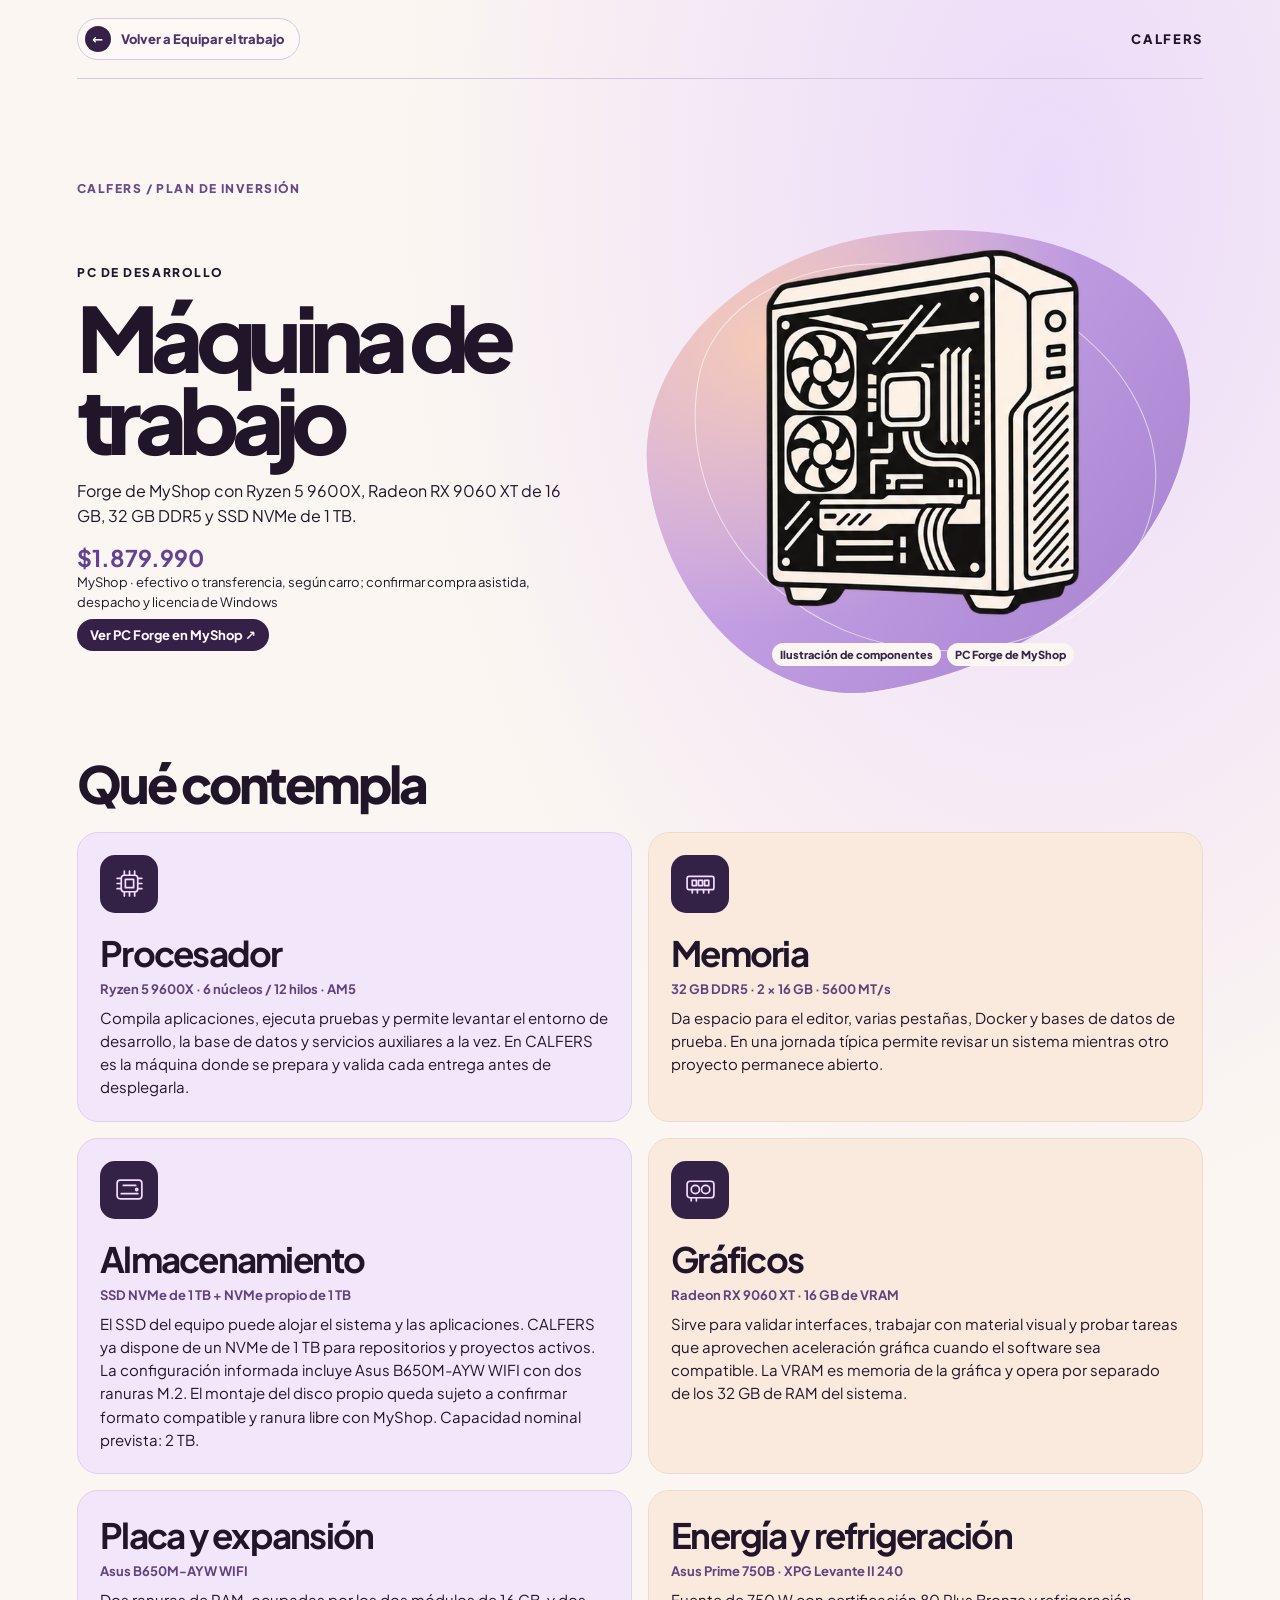
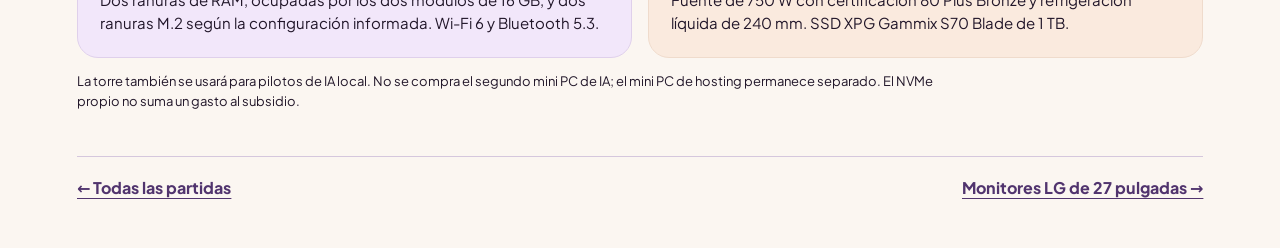
<file: inversion/maquina-de-trabajo.html>
<!doctype html><html lang="es"><meta charset="utf-8"><meta name="viewport" content="width=device-width, initial-scale=1"><title>Máquina de trabajo · PC armado · CALFERS</title><link rel="icon" type="image/png" sizes="256x256" href="../assets/calfers-logo.png"><style>
@font-face{font-family:Jakarta;src:url([data-uri]) format('woff2');font-weight:400 800;font-display:swap}
:root{--ink:#201629;--cream:#fbf6f1;--purple:#bfa8f3;--peach:#f2b79a;--acid:#eae2fc}*{box-sizing:border-box}html{scroll-behavior:smooth}body{margin:0;font:16px Jakarta,system-ui,sans-serif;background:var(--cream);color:var(--ink)}h1,h2,h3,p{margin:0}h1,h2{font-weight:800;letter-spacing:-.085em;line-height:.91}h2{font-size:clamp(48px,8vw,125px)}p{line-height:1.55}a{color:inherit}button,input{font:inherit}button{cursor:pointer}a:focus-visible,button:focus-visible,input:focus-visible,summary:focus-visible{outline:3px solid #9b68ea;outline-offset:4px}.wrap{width:min(1380px,88vw);margin:auto}.tag{font-size:12px;letter-spacing:.13em;text-transform:uppercase;font-weight:800}.nav{z-index:30;position:fixed;top:0;left:50%;width:100%;transform:translateX(-50%);display:flex;justify-content:space-between;align-items:center;gap:15px;padding:13px 6vw;color:white;background:#201629d9;backdrop-filter:blur(16px);transition:width .4s,top .4s,border-radius .4s,padding .4s}.nav.float{top:14px;width:min(700px,96vw);padding:7px 14px;border-radius:40px;border:1px solid #ffffff32}.nav.float:hover,.nav.float:focus-within{width:min(810px,97vw)}.brand{display:flex;align-items:center;gap:8px;font-size:14px;font-weight:800;text-decoration:none;letter-spacing:.12em}.brand img{width:29px;height:29px;object-fit:contain;background:var(--cream);border-radius:8px}.links{display:flex;flex-wrap:wrap;gap:4px}.links a{text-decoration:none;padding:7px 9px;border-radius:18px;font-size:12px;font-weight:700}.links a:hover,.links a[aria-current]{background:var(--purple);color:var(--ink)}.progress{position:fixed;z-index:32;inset:0 auto auto 0;height:3px;background:var(--peach);width:0}
.hero{min-height:100svh;background:#201629;color:var(--cream);position:relative;overflow:hidden;display:grid;align-items:center;padding:115px 0 62px;isolation:isolate}.hero .wrap{position:relative;z-index:2}.hero .tag{color:#dfc9ff}.hero h1{font-size:clamp(63px,11.2vw,178px);margin:.14em 0 .22em;max-width:10ch}.hero h1 span{display:block;color:#d8bbff}.hero p{max-width:450px;font-size:clamp(16px,2vw,23px)}.hero small{display:block;margin-top:22px;color:#e5d6ef}.cta{display:inline-block;background:var(--peach);color:var(--ink);padding:13px 19px;border-radius:28px;font-weight:800;text-decoration:none;margin-top:24px}.orb{position:absolute;z-index:-1;right:-7vw;top:9%;width:min(66vw,850px);aspect-ratio:1;border-radius:50%;background:radial-gradient(circle at 32% 28%,#f4bdad 0%,#a87ada 23%,#5c3683 54%,#201629 74%);filter:saturate(120%);transform:translateY(var(--drift,0px)) scale(var(--zoom,1));opacity:.86}.orb:after,.orb:before{content:"";position:absolute;inset:14%;border:1px solid #ffe2eaa0;border-radius:50%;transform:rotate(-32deg) scaleY(.41);animation:ring 12s linear infinite}.orb:after{inset:4%;animation-direction:reverse;animation-duration:19s}@keyframes ring{to{transform:rotate(328deg) scaleY(.41)}}.ticker{display:flex;overflow:hidden;background:var(--peach);padding:14px 0;font-weight:800;white-space:nowrap}.ticker div{flex:none;animation:marquee 23s linear infinite}@keyframes marquee{to{transform:translateX(-50%)}}
.intro{background:#e9ddfa;padding:120px 0 0;overflow:hidden}.intro .wrap{display:grid;grid-template-columns:1.55fr 1fr;align-items:end;gap:6vw}.intro h2{margin:.13em 0}.intro p{max-width:490px}.crowd{height:clamp(180px,27vw,370px);position:relative;overflow:hidden;margin-top:25px}.person{position:absolute;left:0;bottom:0;width:clamp(95px,15vw,190px);height:auto;animation:walk var(--duration) linear infinite;animation-delay:var(--delay)}@keyframes walk{from{transform:translateX(-210px)}to{transform:translateX(calc(100vw + 210px))}}.credit{display:block;text-align:right;padding:5px 6vw 12px;font-size:11px}
.journey{height:460vh;background:#21172c;color:var(--cream);position:relative}.pin{position:sticky;top:0;height:100svh;overflow:hidden;display:grid;align-content:center}.journey-head{display:flex;justify-content:space-between;align-items:center;gap:12px;margin-bottom:15px}.controls{display:flex;gap:6px}.controls button,.scenario button{background:transparent;color:inherit;border:1px solid currentColor;border-radius:30px;padding:8px 13px}.controls button:hover,.scenario button[aria-pressed=true]{background:var(--purple);color:var(--ink);border-color:var(--purple)}.track{display:flex;will-change:transform}.frame{flex:0 0 100vw;padding:0 6vw}.frame article{position:relative;isolation:isolate;overflow:hidden;min-height:min(64vh,570px);padding:clamp(27px,6vw,88px);border-radius:28px;display:grid;align-content:center;color:var(--ink);background:var(--purple)}.frame:nth-child(2) article{background:var(--peach)}.frame:nth-child(3) article{background:#faebde}.frame:nth-child(4) article{background:#dbc3ef}.frame h2{font-size:clamp(48px,8.4vw,128px);margin:12px 0;max-width:10ch}.frame p{max-width:39ch;padding-right:10px}.glyph{position:absolute;z-index:-1;right:-.05em;bottom:-.35em;font-size:clamp(200px,47vw,750px);line-height:1;opacity:.14;font-weight:800;transform:rotate(-16deg)}.dots{display:flex;gap:7px;margin-top:18px}.dots button{width:29px;height:16px;border:0;border-bottom:2px solid #ffffff60;background:none}.dots button[aria-current]{border-color:var(--peach)}
.invest{padding:115px 0;background:var(--cream)}.invest h2,.finance h2,.close h2{margin:.14em 0 .25em}.investment-callout{display:flex;justify-content:space-between;align-items:end;gap:20px;border-block:1px solid #baaabb;padding:22px 0;margin:34px 0 22px}.investment-callout strong{font-size:clamp(36px,7vw,100px);line-height:1;letter-spacing:-.09em}.summary{font-size:14px}.table{overflow:auto;margin:18px 0;border:1px solid #c8bcca;border-radius:16px}table{border-collapse:collapse;width:100%;text-align:left;background:#fffaf8;color:var(--ink)}th,td{padding:12px;border-bottom:1px solid #e4dce6}th{font-size:12px;background:#eee4fb}td{font-size:14px}td small{display:block;margin-top:4px}input{width:110px;padding:8px;border:1px solid #b09ab8;border-radius:8px;color:var(--ink);background:white}details{border-block:1px solid #c8bcca;padding:16px 0;margin:19px 0}summary{cursor:pointer;font-weight:800}.fields{display:flex;flex-wrap:wrap;gap:15px;margin:15px 0}.fields label{display:grid;gap:5px;font-size:13px}.note{font-size:13px;max-width:90ch}
.finance{padding:115px 0;background:#241630;color:#fff2f4}.finance .tag{color:var(--purple)}.scenario{display:flex;flex-wrap:wrap;gap:8px;margin:24px 0}.charts{display:grid;grid-template-columns:1fr 1fr;gap:20px;margin-bottom:18px}.chart{padding:20px 24px 12px;overflow:hidden;border-radius:26px;background:radial-gradient(ellipse at top right,#583b8a,transparent 75%),#281a39;border:1px solid #b09adec0;box-shadow:inset 0 -7px 18px #9973db70}.chart:nth-child(2){background:radial-gradient(ellipse at top right,#723f43,transparent 75%),#281a39;box-shadow:inset 0 -7px 18px #e79e7c75}.chart strong{display:block;font-size:clamp(28px,5.5vw,82px);letter-spacing:-.085em}.chart canvas{width:100%;height:130px;display:block}.chart small{color:#f1daf9}.close{padding:110px 0 0;background:var(--peach);overflow:hidden}.checklist{display:grid;grid-template-columns:repeat(2,1fr);gap:1px;background:#a66d64;border-block:1px solid #a66d64;margin-top:35px}.checklist article{background:var(--peach);padding:22px}.checklist p{margin-top:7px}.footer{margin-top:75px;position:relative;background:#352047;color:#fcf1fc;padding:40px 6vw 0;overflow:hidden}.footer .word{font-weight:800;display:block;font-size:21vw;letter-spacing:-.105em;line-height:.88;margin-top:68px}.sticker{position:absolute;bottom:12%;left:var(--x);padding:.55em .85em;color:var(--ink);background:var(--bg);border:4px solid white;border-radius:30px;font-weight:800;text-decoration:none;transform:rotate(var(--r)) scale(.2);opacity:0;transition:transform .6s cubic-bezier(.16,1.65,.48,1),opacity .4s;transition-delay:var(--delay)}.footer.seen .sticker{opacity:1;transform:rotate(var(--r)) scale(1)}.footer.seen .sticker:hover{transform:rotate(0) scale(1.12);transition-delay:0s}.enter{opacity:0;transform:translateY(38px);transition:opacity .6s,transform .7s cubic-bezier(.2,.8,.25,1)}.enter.seen{opacity:1;transform:none}
@media(max-width:720px){.nav{padding:8px 3vw}.nav,.nav.float{gap:4px}.brand{font-size:10px;letter-spacing:.03em}.brand img{width:21px;height:21px}.links{justify-content:flex-end}.links a{font-size:10px;padding:5px}.intro .wrap,.charts,.checklist{grid-template-columns:1fr}.hero h1{font-size:clamp(56px,13vw,85px)}.orb{width:100vw;right:-29vw;top:24%}.intro,.invest,.finance,.close{padding-top:82px}.journey-head .tag{font-size:10px}td:first-child{min-width:175px}.frame article{min-height:59vh}.sticker{font-size:11px;bottom:7%;border-width:2px}}@media(prefers-reduced-motion:reduce){html{scroll-behavior:auto}*,*:before,*:after{animation:none!important;transition:none!important}.enter{opacity:1;transform:none}.person{left:var(--still)}.journey{height:auto}.pin{position:static;height:auto;padding:70px 0;overflow:visible}.track{display:grid;gap:18px;transform:none!important}.frame article{min-height:280px}.controls,.dots{display:none}.sticker{opacity:1;transform:rotate(var(--r))}}

.hero .tag,.hero h1,.hero p,.hero .cta,.hero small{animation:hero-in .85s cubic-bezier(.2,.75,.2,1) both}
.hero h1{animation-delay:.1s}.hero p{animation-delay:.23s}.hero .cta{animation-delay:.34s}.hero small{animation-delay:.44s}
@keyframes hero-in{from{opacity:0;translate:0 36px;filter:blur(6px)}to{opacity:1;translate:none;filter:none}}
.frame:nth-child(2) article{align-content:end;justify-items:end;text-align:right;background:radial-gradient(ellipse at 22% 36%,#e9a284,transparent 53%),#f5ccb8}
.frame:nth-child(2) .glyph{left:0;right:auto;bottom:-.25em;transform:rotate(13deg)}
.frame:nth-child(3) article{align-content:start;background:repeating-linear-gradient(135deg,transparent 0 40px,#b889b20e 40px 41px),#faebde}
.frame:nth-child(3) h2{max-width:12ch}.frame:nth-child(3) .glyph{bottom:-.43em;right:.03em;transform:rotate(-6deg)}
.frame:nth-child(4) article{text-align:center;justify-items:center;background:radial-gradient(circle at 50% 50%,#e9dafa 0%,#c1a4ed 100%)}
.frame:nth-child(4) .glyph{right:50%;bottom:50%;transform:translate(50%,50%);opacity:.10}
.frame article{transform:scale(var(--scene-scale,1));transition:transform .15s linear}

.logo-toggle{display:none;background:none;border:0;padding:0}.logo-toggle img{width:42px;height:42px;display:block;border-radius:50%;background:#fbf6f1;object-fit:contain}.nav.float{height:54px;width:54px;border-radius:30px;padding:5px;gap:0;overflow:hidden}.nav.float .brand,.nav.float:not(.open) .links{display:none}.nav.float .logo-toggle{display:block;flex:none}.nav.float:not(.open):hover,.nav.float:not(.open):focus-within{width:54px}.nav.float.open{width:min(700px,96vw);min-height:54px;height:auto;gap:8px;padding-right:10px}.nav.float.open .links{flex:1;justify-content:center}
.flow{position:absolute;inset:0;z-index:-1;overflow:hidden;background:#261b36}.flow:before,.flow:after{content:"";position:absolute;inset:-65% -25%;background:repeating-linear-gradient(124deg,transparent 0 10%,#9767d733 12%,#debbf779 14%,#b987dc08 18%,transparent 23%);filter:blur(24px);animation:stream 11s ease-in-out infinite alternate}.flow:after{background:linear-gradient(100deg,#201629f5 23%,transparent 80%),repeating-linear-gradient(148deg,transparent 0 15%,#f4ad994d 18%,transparent 24%);animation-duration:19s;animation-direction:alternate-reverse;filter:blur(12px)}@keyframes stream{from{transform:translate(15%,-12%) skewX(-9deg)}to{transform:translate(-8%,19%) skewX(8deg)}}.hero h1,.hero p{text-shadow:0 4px 25px #201629aa}
.crowd{height:clamp(220px,34vw,490px);isolation:isolate}.lane{position:absolute;left:0;bottom:0;display:flex;width:max-content;animation:walk-lane 48s linear infinite;animation-delay:-13s}.lane-0{bottom:32%;z-index:1}.lane-1{bottom:14%;z-index:2;animation-direction:reverse;animation-duration:40s;animation-delay:-11s}.lane-2{z-index:3;animation-duration:33s;animation-delay:-8s}.person{position:static;flex:none;width:clamp(110px,16vw,216px);height:auto;margin-right:clamp(-54px,-4vw,-24px);transform-origin:50% 100%;animation:step var(--step) ease-in-out infinite;animation-delay:var(--phase)}.lane-0 .person{width:clamp(85px,14vw,185px)}.lane-1 .person{scale:-1 1}.lane-2 .person{width:clamp(115px,17vw,232px)}@keyframes walk-lane{to{transform:translateX(-50%)}}@keyframes step{0%,100%{transform:translateY(4px) rotate(-1.8deg)}50%{transform:translateY(-9px) rotate(1.5deg)}}
.projects{padding:90px 0;background:#e9ddfa}.projects h2{margin:.15em 0 .35em}.projects-grid{display:grid;grid-template-columns:repeat(4,minmax(0,1fr));gap:14px;margin-bottom:23px}.projects-grid article{padding:24px;min-height:155px;background:#fbf6f1;border-radius:22px}.projects-grid article:nth-child(even){background:#f7d9c4}.projects-grid h3{margin:8px 0;font-size:clamp(19px,2.3vw,32px);letter-spacing:-.05em}.projects-grid small{color:#5d427a;font-weight:800}.projects-grid p{font-size:14px}
.table-value{font-weight:750;white-space:nowrap;font-variant-numeric:tabular-nums}.invest .table{border:0;box-shadow:0 12px 32px #3a22431c}.invest table th{background:#352047;color:#fbf6f1;padding:17px 18px}.invest table td{padding:15px 18px}.invest tbody tr:nth-child(even){background:#f2e9fa}.invest table td:last-child,.invest table th:last-child{text-align:right}.invest .summary{color:#654584;font-weight:800}
@media(max-width:720px){.projects-grid{grid-template-columns:1fr 1fr}.projects-grid article{padding:15px}.nav:not(.float) .brand{display:none}.nav:not(.float) .links{margin:auto}.nav.float.open .links a{padding:4px}.invest table td,.invest table th{padding:10px}}

.nav:not(.float){background:transparent;backdrop-filter:none}.brand img,.logo-toggle img{background:none;border-radius:0;filter:brightness(0) invert(1)}.nav.float{background:#271b34e8;border-radius:14px}.nav.float.open{border-radius:26px}.hero .wrap{padding-bottom:55px}.hero h1{margin-top:0}.hero p{max-width:36ch}
.wave{position:absolute;bottom:-1px;left:0;width:100%;height:clamp(29px,6vw,106px);display:block;pointer-events:none;z-index:8}.wave-section{position:relative}.hero .wave{z-index:4}
.intro{padding-top:clamp(105px,12vw,190px)}.crowd{margin-top:52px;height:clamp(235px,33vw,485px)}.lane-0{bottom:24%;animation-direction:reverse}.lane-1{bottom:8%;animation-direction:normal}.lane-2{bottom:-4%;animation-direction:reverse}.person{margin-right:clamp(-91px,-6vw,-44px)}
.projects{background:#f2e8fb;padding:clamp(100px,13vw,195px) 0 clamp(125px,15vw,220px)}.projects h2{max-width:10ch;margin-bottom:.4em}.projects-grid{grid-template-columns:repeat(2,minmax(0,1fr));gap:18px}.projects-grid article{min-height:clamp(190px,22vw,330px);position:relative;overflow:hidden;isolation:isolate;display:flex;flex-direction:column;justify-content:flex-end;padding:clamp(20px,4vw,55px)}.projects-grid article:before{content:attr(data-mark);position:absolute;right:4%;top:-20%;font-size:clamp(105px,22vw,340px);font-weight:800;letter-spacing:-.15em;color:#6b45991d;z-index:-1;transform:translateY(40px) rotate(-13deg);transition:transform 1s cubic-bezier(.18,.75,.18,1)}.projects-grid article.seen:before{transform:translateY(0) rotate(-8deg)}.projects-grid article:nth-child(3){background:#dcc7f4}.projects-grid article:nth-child(4){background:#eec3b4}.projects-grid h3{font-size:clamp(24px,4.7vw,68px);line-height:1.02}.project-reveal{opacity:0;transform:translateY(40px);transition:opacity .65s,transform .75s}.project-reveal.seen{opacity:1;transform:none}
.invest,.finance{padding:clamp(100px,12vw,185px) 0 clamp(120px,14vw,200px)}.close{padding:clamp(95px,13vw,190px) 0 clamp(110px,14vw,190px)}.timeline{display:grid;grid-template-columns:1fr .82fr;gap:8vw;align-items:start}.timeline-title{position:sticky;top:22vh}.timeline-title h2{max-width:8ch}.phases{position:relative;display:grid;gap:37px;padding-left:23px}.phase-line{position:absolute;left:0;top:10px;bottom:32px;width:3px;background:#a5666947}.phase-line:before{content:"";display:block;background:#55316c;height:var(--fill,0%);transition:height .15s linear}.phase{min-height:clamp(215px,36vh,360px);border-top:1px solid #a5666966;padding:20px 0;display:flex;flex-direction:column;justify-content:center}.phase small{font-weight:800;color:#634170}.phase h3{font-size:clamp(32px,5.3vw,76px);letter-spacing:-.08em;margin:8px 0}.phase p{max-width:36ch}
.site-footer{background:#352047;color:#fbf6f1;padding:85px 0 24px}.footer-main{display:grid;grid-template-columns:1.4fr .75fr 1fr;gap:25px;padding-bottom:48px}.footer-brand{font-size:clamp(25px,5vw,65px);letter-spacing:-.08em}.footer-main nav{display:grid;align-content:start;gap:10px}.footer-main p{margin-top:8px;max-width:32ch}.footer-bottom{border-top:1px solid #fbf6f14a;padding-top:19px;display:flex;justify-content:space-between;gap:14px;flex-wrap:wrap;font-size:12px;color:#eadbf4}
@media(max-width:720px){.timeline,.footer-main{grid-template-columns:1fr}.timeline-title{position:static}.projects-grid article{min-height:165px}.crowd{margin-top:26px}}
@media(prefers-reduced-motion:reduce){.project-reveal{opacity:1;transform:none}}
.nav.float:not(.open){background:transparent;border-color:transparent;backdrop-filter:none}.nav.float:not(.open) .logo-toggle img{filter:brightness(0) invert(1)}.chart-labels{display:grid;grid-template-columns:repeat(3,1fr);padding:0 14px 6px calc(33.33% + 4px);grid-template-columns:auto auto auto;justify-content:space-between;gap:5px;font-size:clamp(8px,1vw,11px);color:#eedcf4}.chart-labels span:last-child{text-align:right}@media(max-width:720px){.chart-labels{padding-left:16%;padding-right:0}}.project-visit{align-self:flex-start;margin-top:13px;background:#352047;color:#fff4fc;padding:8px 12px;border-radius:17px;text-decoration:none;font-size:13px;font-weight:750}.project-visit:hover{background:#6f53c4}.part-open{padding:0;border:0;background:transparent;color:#51346e;text-align:left;font-weight:800;text-decoration:underline;text-underline-offset:4px}.part-dialog{width:min(1120px,94vw);max-height:90dvh;padding:0;border:0;border-radius:27px;color:#211629;background:#fbf6f1;box-shadow:0 25px 120px #130d22a0}.part-dialog[open]{animation:part-enter .5s cubic-bezier(.16,.8,.24,1) both}.part-dialog::backdrop{background:#211629be;backdrop-filter:blur(7px)}body:has(.part-dialog[open]){overflow:hidden}@keyframes part-enter{from{opacity:0;transform:scale(.78)}to{opacity:1;transform:none}}.part-page{padding:clamp(19px,5vw,62px)}.part-top{display:flex;justify-content:space-between;align-items:center;gap:12px;margin-bottom:35px;font-size:12px;font-weight:800}.part-top button{background:#352047;color:white;border:0;border-radius:25px;padding:10px 14px}.part-intro{display:grid;grid-template-columns:1.1fr 1fr;gap:28px;align-items:center}.part-intro h2{font-size:clamp(37px,6vw,80px);margin:12px 0 16px}.part-intro strong{display:block;margin-top:14px;font-size:23px;color:#644194}.part-intro a{display:inline-block;margin-top:7px}.device-card{min-height:230px;background:radial-gradient(ellipse at 65% 10%,#ab81db,#3b2255 60%,#261831);border-radius:22px;display:grid;place-content:center;justify-items:center;gap:14px;color:#f3e4fc}.device-card span{font-size:12px;font-weight:800;letter-spacing:.24em}.device{width:92px;height:132px;border:2px solid #dcbdf7;border-radius:12px;padding:12px;display:grid;gap:8px;background:#2c1a45;box-shadow:10px 12px #1b102b82,inset 0 0 24px #9f65c481;transform:perspective(600px) rotateY(-17deg) rotateX(6deg)}.device i{display:block;border-radius:5px;background:linear-gradient(90deg,#f4a886 0 10%,#704a9c 10% 90%,#ab79d3 90%)}[data-kind=MONITOR] .device{width:155px;height:91px;border-bottom-width:9px}[data-kind=SSD] .device,[data-kind=KIT] .device{width:143px;height:57px}[data-kind=SERVER] .device{width:140px}[data-kind=DEV] .device,[data-kind=WEB] .device,[data-kind=MARCA] .device{width:140px;height:103px}.part-specs{display:grid;grid-template-columns:1fr 1fr;gap:12px;margin-top:30px}.part-specs article{padding:17px;background:#eee3fa;border-radius:14px}.part-specs h3{margin-bottom:5px}.part-specs p{font-size:14px}@media(max-width:640px){.part-intro,.part-specs{grid-template-columns:1fr}.device-card{min-height:190px}}
.part-open{display:inline-block}.purchase-portal{position:fixed;inset:0;z-index:100;overflow:hidden;pointer-events:none;isolation:isolate}.purchase-portal .portal-dark{position:absolute;inset:0;background:radial-gradient(circle at var(--x) var(--y),#170b23 0%,#21102d 34%,#432762 67%,#a77dce 100%);clip-path:circle(0px at var(--x) var(--y));animation:portal-open .82s cubic-bezier(.5,.05,.88,.38) forwards}.purchase-portal b{position:absolute;left:var(--x);top:var(--y);white-space:nowrap;color:white;font:800 var(--size) Jakarta,system-ui;letter-spacing:-.06em;animation:portal-name .81s cubic-bezier(.6,.01,.86,.32) both;transform-origin:center}.purchase-portal .halo{position:absolute;left:var(--x);top:var(--y);width:70px;aspect-ratio:1;border:1px solid #e6c8ff90;border-radius:50%;box-shadow:0 0 36px #c980f0;animation:portal-halo .82s ease-in both}@keyframes portal-open{to{clip-path:circle(155vmax at var(--x) var(--y))}}@keyframes portal-name{0%{transform:translate(-50%,-50%) scale(1);opacity:0}14%{opacity:1}70%{opacity:1}100%{transform:translate(-50%,-50%) scale(58);opacity:0}}@keyframes portal-halo{from{transform:translate(-50%,-50%) scale(.25);opacity:0}35%{opacity:1}to{transform:translate(-50%,-50%) scale(30);opacity:0}}
.detail-body{background:#fbf6f1;color:#211629}.detail-nav{display:flex;justify-content:space-between;align-items:center;gap:10px;padding:24px 0;border-bottom:1px solid #d5c7dd;font-weight:800}.detail-back,.detail-end a{color:#51346e;text-underline-offset:4px}.detail-main{padding:clamp(30px,8vw,105px) 0 50px;animation:detail-arrive .65s cubic-bezier(.2,.75,.2,1) both}.detail-main h1{font-size:clamp(52px,8vw,113px);margin:16px 0 20px}.detail-main .device-card{min-height:clamp(230px,33vw,465px)}.detail-main .device{scale:1.23}.detail-specs{margin-top:65px}.detail-specs h2{font-size:clamp(29px,4vw,63px)}.detail-end{border-top:1px solid #d5c7dd;margin-top:45px;padding-top:20px;display:flex;flex-wrap:wrap;justify-content:space-between;gap:14px;font-weight:750}@keyframes detail-arrive{from{opacity:0;transform:scale(.94) translateY(16px)}to{opacity:1;transform:none}}
@media(prefers-reduced-motion:reduce){.detail-main{animation:none}}
.detail-body{background:radial-gradient(ellipse at 82% 10%,#ecdafa,transparent 44%),#fbf6f1}.detail-nav{padding:18px 0}.detail-back{display:flex;align-items:center;gap:10px;background:#fff9f6;border:1px solid #d8c8e5;border-radius:25px;padding:7px 15px 7px 7px;text-decoration:none;font-size:13px}.detail-back b{display:grid;place-items:center;background:#352047;color:white;border-radius:50%;width:26px;height:26px}.detail-nav a:last-child{text-decoration:none;letter-spacing:.13em;font-size:13px}.detail-kicker{font-size:12px;color:#674987;font-weight:800;letter-spacing:.12em;text-transform:uppercase;margin-bottom:25px}.detail-main .part-intro{grid-template-columns:1fr 1.12fr;gap:clamp(14px,5vw,70px)}.detail-main h1{font-size:clamp(45px,7vw,105px);max-width:11ch;overflow-wrap:break-word}.illustration{position:relative;isolation:isolate;display:grid;place-items:center;margin:0;min-height:clamp(260px,37vw,490px)}.illustration:before,.illustration:after{content:"";position:absolute;z-index:-1}.illustration:before{inset:2% 1% 3%;background:radial-gradient(ellipse at 25% 20%,#f5cbb7,transparent 55%),linear-gradient(136deg,#d7b4f1,#a480cf);border-radius:48% 52% 65% 35% / 46% 40% 60% 54%;transform:rotate(-9deg)}.illustration:after{inset:10% 8%;border:1px solid #fff9;border-radius:46% 54% 48% 52% / 40% 50% 50% 60%;transform:rotate(11deg)}.illustration svg{width:92%;filter:drop-shadow(8px 15px 13px #40265666);animation:detail-arrive .8s .12s both}.part-specs{gap:17px}.part-specs article{padding:0 22px 22px;background:#f4eafa;border:1px solid #e1d1ee;overflow:hidden}.spec-art{height:123px;margin:0 -22px 15px;background:radial-gradient(ellipse at center,#e0c3f1,#efe4f8);display:grid;place-items:center}.spec-art svg{height:121px;width:169px}.detail-specs h2{letter-spacing:-.06em}@media(max-width:680px){.detail-main .part-intro{grid-template-columns:1fr}.detail-main h1{max-width:100%}.illustration svg{max-height:300px}}.component-grid{display:grid;grid-template-columns:repeat(2,minmax(0,1fr));gap:16px;margin-top:25px}.component-card{padding:22px;border-radius:21px;background:#f2e7fa;border:1px solid #dfd0eb}.component-card:nth-child(even){background:#faeade;border-color:#efdbcc}.component-icon{width:58px;height:58px;background:#332146;color:#f4ddff;display:grid;place-items:center;border-radius:15px;margin-bottom:18px}.component-icon svg{width:33px;height:33px}.component-card h3{font-size:clamp(22px,3vw,35px);letter-spacing:-.05em}.component-card strong{display:block;color:#61417e;font-size:13px;margin:6px 0 9px}.component-card p{max-width:52ch;font-size:15px}.detail-specs>p{margin-top:13px}.detail-main .parts-art{width:100%;max-height:none}.detail-main .illustration{position:relative}.parts-caption{display:flex;flex-wrap:wrap;justify-content:center;gap:6px;position:relative;margin-top:-30px}.parts-caption span{background:#fbf6f1;color:#38244c;padding:5px 8px;border-radius:14px;font-size:11px;font-weight:800}.detail-main .part-intro a{background:#352047;color:#fff5fc;border-radius:20px;padding:8px 13px;font-size:13px;text-decoration:none;font-weight:750}@media(max-width:680px){.component-grid{grid-template-columns:1fr}.parts-caption{margin-top:0}}</style><link rel="stylesheet" href="../assets/fichas/ilustraciones.css"><body class="detail-body"><header class="detail-nav wrap"><a class="detail-back" href="../CALFERS.html#compras"><b aria-hidden="true">←</b> Volver a Equipar el trabajo</a><a href="../CALFERS.html">CALFERS</a></header><main class="detail-main wrap"><div class="detail-kicker">CALFERS / Plan de inversión</div><section class="part-intro"><div><div class="tag">PC de desarrollo</div><h1>Máquina de trabajo</h1><p>Forge de MyShop con Ryzen 5 9600X, Radeon RX 9060 XT de 16 GB, 32 GB DDR5 y SSD NVMe de 1 TB.</p><strong>$1.879.990</strong><p class="note">MyShop · efectivo o transferencia, según carro; confirmar compra asistida, despacho y licencia de Windows</p><a href="https://myshop.cl/producto/pc-gamer-amd-ryzen-5-9600x-rx-9060-xt-8gb-ram-16gb-ddr5-ssd-m2-1tb-p45143" target="_blank" rel="noopener">Ver PC Forge en MyShop ↗</a></div><figure class="illustration"><img class="detail-drawing" src="../assets/fichas/maquina-de-trabajo.webp" alt="Torre de PC armado con ventiladores y componentes visibles." decoding="async"><figcaption class="parts-caption"><span>Ilustración de componentes</span><span>PC Forge de MyShop</span></figcaption></figure></section><section class="detail-specs"><h2>Qué contempla</h2><div class="component-grid"><article class="component-card"><div class="component-icon"><svg viewBox="0 0 32 32" fill="none" stroke="currentColor" stroke-width="1.65" stroke-linecap="round" stroke-linejoin="round" aria-hidden="true"><rect x="8" y="8" width="16" height="16" rx="3"/><rect x="12" y="12" width="8" height="8"/><path d="M11 4v4m5-4v4m5-4v4M11 24v4m5-4v4m5-4v4M4 11h4m-4 5h4m-4 5h4m16-10h4m-4 5h4m-4 5h4"/></svg></div><h3>Procesador</h3><strong>Ryzen 5 9600X · 6 núcleos / 12 hilos · AM5</strong><p>Compila aplicaciones, ejecuta pruebas y permite levantar el entorno de desarrollo, la base de datos y servicios auxiliares a la vez. En CALFERS es la máquina donde se prepara y valida cada entrega antes de desplegarla.</p></article><article class="component-card"><div class="component-icon"><svg viewBox="0 0 32 32" fill="none" stroke="currentColor" stroke-width="1.65" stroke-linecap="round" stroke-linejoin="round" aria-hidden="true"><rect x="3" y="9" width="26" height="13" rx="2"/><path d="M8 22v3m5-3v3m6-3v3m5-3v3M8 13h4v5H8zm6 0h4v5h-4zm6 0h4v5h-4z"/></svg></div><h3>Memoria</h3><strong>32 GB DDR5 · 2 × 16 GB · 5600 MT/s</strong><p>Da espacio para el editor, varias pestañas, Docker y bases de datos de prueba. En una jornada típica permite revisar un sistema mientras otro proyecto permanece abierto.</p></article><article class="component-card"><div class="component-icon"><svg viewBox="0 0 32 32" fill="none" stroke="currentColor" stroke-width="1.65" stroke-linecap="round" stroke-linejoin="round" aria-hidden="true"><rect x="4" y="7" width="24" height="18" rx="3"/><path d="M8 20h16m-14-8h12"/><circle cx="23" cy="16" r="1"/></svg></div><h3>Almacenamiento</h3><strong>SSD NVMe de 1 TB + NVMe propio de 1 TB</strong><p>El SSD del equipo puede alojar el sistema y las aplicaciones. CALFERS ya dispone de un NVMe de 1 TB para repositorios y proyectos activos. La configuración informada incluye Asus B650M-AYW WIFI con dos ranuras M.2. El montaje del disco propio queda sujeto a confirmar formato compatible y ranura libre con MyShop. Capacidad nominal prevista: 2 TB.</p></article><article class="component-card"><div class="component-icon"><svg viewBox="0 0 32 32" fill="none" stroke="currentColor" stroke-width="1.65" stroke-linecap="round" stroke-linejoin="round" aria-hidden="true"><rect x="3" y="8" width="26" height="16" rx="3"/><circle cx="11" cy="16" r="4"/><circle cx="21" cy="16" r="4"/><path d="M7 24v3m5-3v3"/></svg></div><h3>Gráficos</h3><strong>Radeon RX 9060 XT · 16 GB de VRAM</strong><p>Sirve para validar interfaces, trabajar con material visual y probar tareas que aprovechen aceleración gráfica cuando el software sea compatible. La VRAM es memoria de la gráfica y opera por separado de los 32 GB de RAM del sistema.</p></article><article class="component-card"><h3>Placa y expansión</h3><strong>Asus B650M-AYW WIFI</strong><p>Dos ranuras de RAM, ocupadas por los dos módulos de 16 GB, y dos ranuras M.2 según la configuración informada. Wi-Fi 6 y Bluetooth 5.3.</p></article><article class="component-card"><h3>Energía y refrigeración</h3><strong>Asus Prime 750B · XPG Levante II 240</strong><p>Fuente de 750 W con certificación 80 Plus Bronze y refrigeración líquida de 240 mm. SSD XPG Gammix S70 Blade de 1 TB.</p></article></div><p class="note">La torre también se usará para pilotos de IA local. No se compra el segundo mini PC de IA; el mini PC de hosting permanece separado. El NVMe propio no suma un gasto al subsidio.</p></section><nav class="detail-end" aria-label="Partidas"><a href="../CALFERS.html#compras">← Todas las partidas</a><a href="monitor.html">Monitores LG de 27 pulgadas →</a></nav></main><link rel="stylesheet" href="../assets/responsive.css?v=20261118"></body></html>
</file>
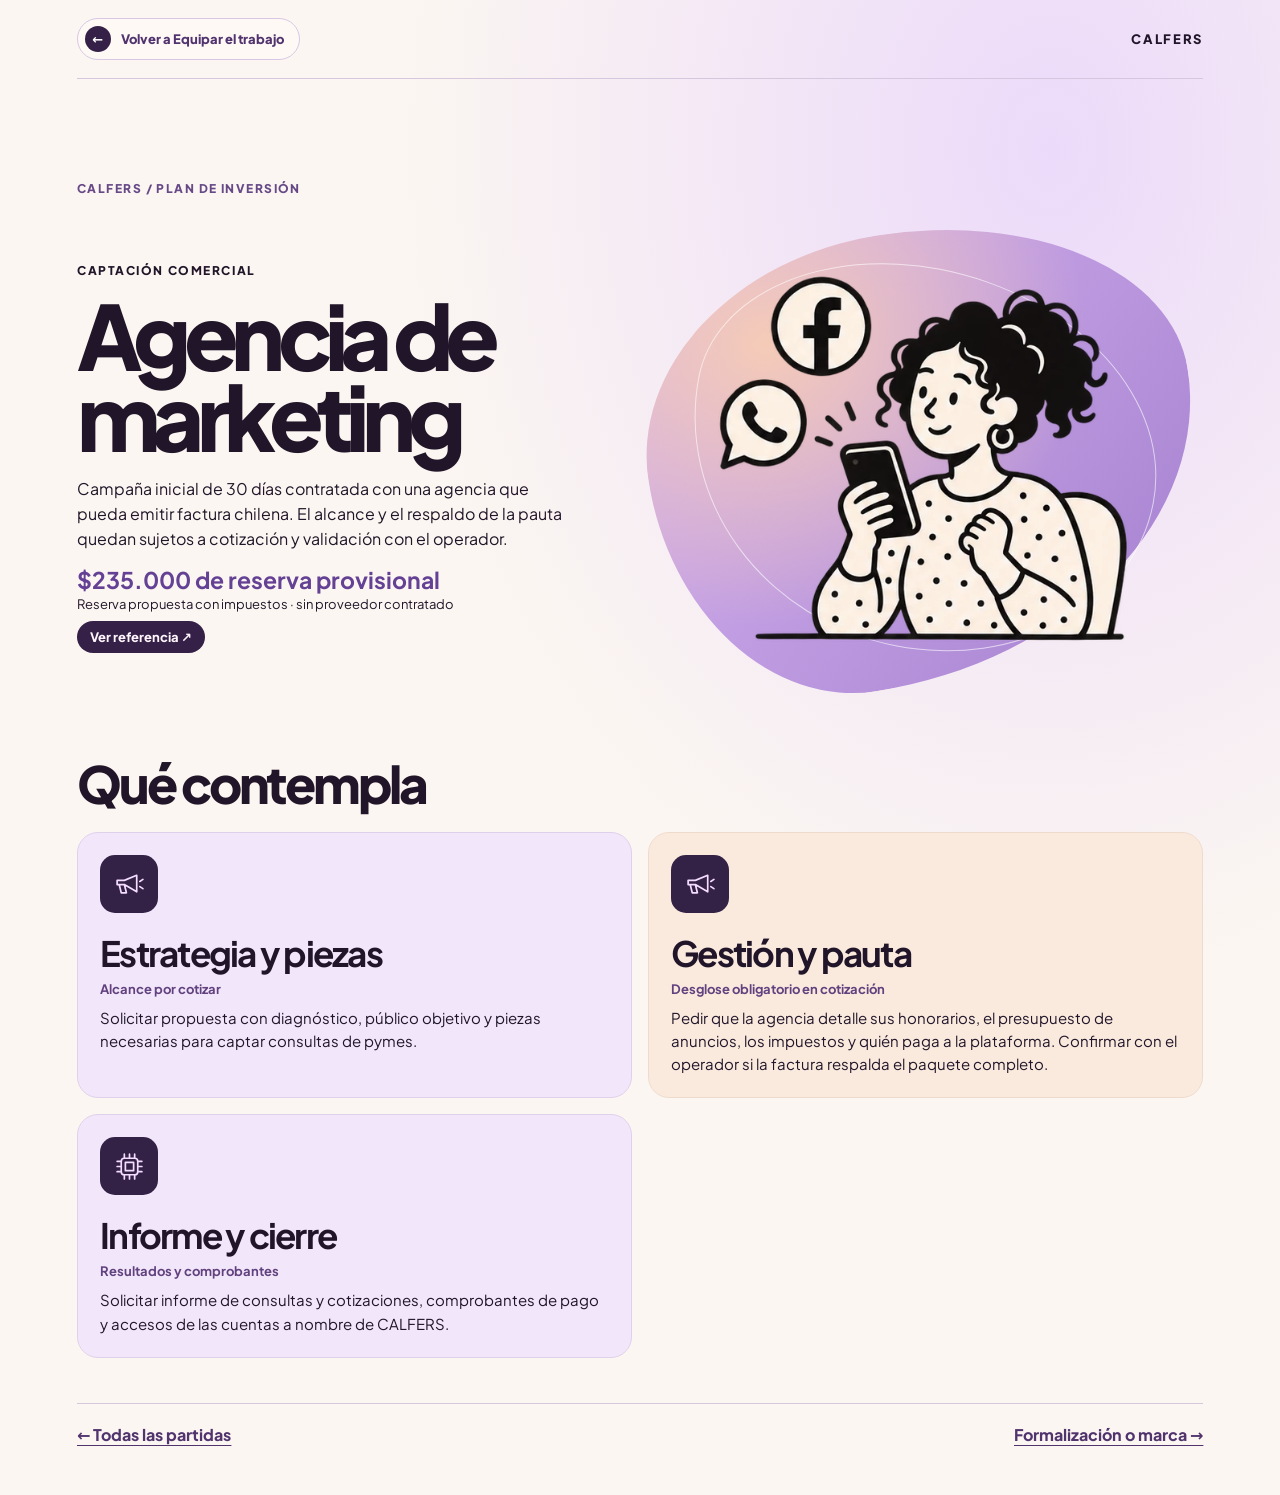
<file: inversion/marketing.html>
<!doctype html><html lang="es"><meta charset="utf-8"><meta name="viewport" content="width=device-width, initial-scale=1"><title>Agencia de marketing · CALFERS</title><link rel="icon" type="image/png" sizes="256x256" href="../assets/calfers-logo.png"><style>
@font-face{font-family:Jakarta;src:url([data-uri]) format('woff2');font-weight:400 800;font-display:swap}
:root{--ink:#201629;--cream:#fbf6f1;--purple:#bfa8f3;--peach:#f2b79a;--acid:#eae2fc}*{box-sizing:border-box}html{scroll-behavior:smooth}body{margin:0;font:16px Jakarta,system-ui,sans-serif;background:var(--cream);color:var(--ink)}h1,h2,h3,p{margin:0}h1,h2{font-weight:800;letter-spacing:-.085em;line-height:.91}h2{font-size:clamp(48px,8vw,125px)}p{line-height:1.55}a{color:inherit}button,input{font:inherit}button{cursor:pointer}a:focus-visible,button:focus-visible,input:focus-visible,summary:focus-visible{outline:3px solid #9b68ea;outline-offset:4px}.wrap{width:min(1380px,88vw);margin:auto}.tag{font-size:12px;letter-spacing:.13em;text-transform:uppercase;font-weight:800}.nav{z-index:30;position:fixed;top:0;left:50%;width:100%;transform:translateX(-50%);display:flex;justify-content:space-between;align-items:center;gap:15px;padding:13px 6vw;color:white;background:#201629d9;backdrop-filter:blur(16px);transition:width .4s,top .4s,border-radius .4s,padding .4s}.nav.float{top:14px;width:min(700px,96vw);padding:7px 14px;border-radius:40px;border:1px solid #ffffff32}.nav.float:hover,.nav.float:focus-within{width:min(810px,97vw)}.brand{display:flex;align-items:center;gap:8px;font-size:14px;font-weight:800;text-decoration:none;letter-spacing:.12em}.brand img{width:29px;height:29px;object-fit:contain;background:var(--cream);border-radius:8px}.links{display:flex;flex-wrap:wrap;gap:4px}.links a{text-decoration:none;padding:7px 9px;border-radius:18px;font-size:12px;font-weight:700}.links a:hover,.links a[aria-current]{background:var(--purple);color:var(--ink)}.progress{position:fixed;z-index:32;inset:0 auto auto 0;height:3px;background:var(--peach);width:0}
.hero{min-height:100svh;background:#201629;color:var(--cream);position:relative;overflow:hidden;display:grid;align-items:center;padding:115px 0 62px;isolation:isolate}.hero .wrap{position:relative;z-index:2}.hero .tag{color:#dfc9ff}.hero h1{font-size:clamp(63px,11.2vw,178px);margin:.14em 0 .22em;max-width:10ch}.hero h1 span{display:block;color:#d8bbff}.hero p{max-width:450px;font-size:clamp(16px,2vw,23px)}.hero small{display:block;margin-top:22px;color:#e5d6ef}.cta{display:inline-block;background:var(--peach);color:var(--ink);padding:13px 19px;border-radius:28px;font-weight:800;text-decoration:none;margin-top:24px}.orb{position:absolute;z-index:-1;right:-7vw;top:9%;width:min(66vw,850px);aspect-ratio:1;border-radius:50%;background:radial-gradient(circle at 32% 28%,#f4bdad 0%,#a87ada 23%,#5c3683 54%,#201629 74%);filter:saturate(120%);transform:translateY(var(--drift,0px)) scale(var(--zoom,1));opacity:.86}.orb:after,.orb:before{content:"";position:absolute;inset:14%;border:1px solid #ffe2eaa0;border-radius:50%;transform:rotate(-32deg) scaleY(.41);animation:ring 12s linear infinite}.orb:after{inset:4%;animation-direction:reverse;animation-duration:19s}@keyframes ring{to{transform:rotate(328deg) scaleY(.41)}}.ticker{display:flex;overflow:hidden;background:var(--peach);padding:14px 0;font-weight:800;white-space:nowrap}.ticker div{flex:none;animation:marquee 23s linear infinite}@keyframes marquee{to{transform:translateX(-50%)}}
.intro{background:#e9ddfa;padding:120px 0 0;overflow:hidden}.intro .wrap{display:grid;grid-template-columns:1.55fr 1fr;align-items:end;gap:6vw}.intro h2{margin:.13em 0}.intro p{max-width:490px}.crowd{height:clamp(180px,27vw,370px);position:relative;overflow:hidden;margin-top:25px}.person{position:absolute;left:0;bottom:0;width:clamp(95px,15vw,190px);height:auto;animation:walk var(--duration) linear infinite;animation-delay:var(--delay)}@keyframes walk{from{transform:translateX(-210px)}to{transform:translateX(calc(100vw + 210px))}}.credit{display:block;text-align:right;padding:5px 6vw 12px;font-size:11px}
.journey{height:460vh;background:#21172c;color:var(--cream);position:relative}.pin{position:sticky;top:0;height:100svh;overflow:hidden;display:grid;align-content:center}.journey-head{display:flex;justify-content:space-between;align-items:center;gap:12px;margin-bottom:15px}.controls{display:flex;gap:6px}.controls button,.scenario button{background:transparent;color:inherit;border:1px solid currentColor;border-radius:30px;padding:8px 13px}.controls button:hover,.scenario button[aria-pressed=true]{background:var(--purple);color:var(--ink);border-color:var(--purple)}.track{display:flex;will-change:transform}.frame{flex:0 0 100vw;padding:0 6vw}.frame article{position:relative;isolation:isolate;overflow:hidden;min-height:min(64vh,570px);padding:clamp(27px,6vw,88px);border-radius:28px;display:grid;align-content:center;color:var(--ink);background:var(--purple)}.frame:nth-child(2) article{background:var(--peach)}.frame:nth-child(3) article{background:#faebde}.frame:nth-child(4) article{background:#dbc3ef}.frame h2{font-size:clamp(48px,8.4vw,128px);margin:12px 0;max-width:10ch}.frame p{max-width:39ch;padding-right:10px}.glyph{position:absolute;z-index:-1;right:-.05em;bottom:-.35em;font-size:clamp(200px,47vw,750px);line-height:1;opacity:.14;font-weight:800;transform:rotate(-16deg)}.dots{display:flex;gap:7px;margin-top:18px}.dots button{width:29px;height:16px;border:0;border-bottom:2px solid #ffffff60;background:none}.dots button[aria-current]{border-color:var(--peach)}
.invest{padding:115px 0;background:var(--cream)}.invest h2,.finance h2,.close h2{margin:.14em 0 .25em}.investment-callout{display:flex;justify-content:space-between;align-items:end;gap:20px;border-block:1px solid #baaabb;padding:22px 0;margin:34px 0 22px}.investment-callout strong{font-size:clamp(36px,7vw,100px);line-height:1;letter-spacing:-.09em}.summary{font-size:14px}.table{overflow:auto;margin:18px 0;border:1px solid #c8bcca;border-radius:16px}table{border-collapse:collapse;width:100%;text-align:left;background:#fffaf8;color:var(--ink)}th,td{padding:12px;border-bottom:1px solid #e4dce6}th{font-size:12px;background:#eee4fb}td{font-size:14px}td small{display:block;margin-top:4px}input{width:110px;padding:8px;border:1px solid #b09ab8;border-radius:8px;color:var(--ink);background:white}details{border-block:1px solid #c8bcca;padding:16px 0;margin:19px 0}summary{cursor:pointer;font-weight:800}.fields{display:flex;flex-wrap:wrap;gap:15px;margin:15px 0}.fields label{display:grid;gap:5px;font-size:13px}.note{font-size:13px;max-width:90ch}
.finance{padding:115px 0;background:#241630;color:#fff2f4}.finance .tag{color:var(--purple)}.scenario{display:flex;flex-wrap:wrap;gap:8px;margin:24px 0}.charts{display:grid;grid-template-columns:1fr 1fr;gap:20px;margin-bottom:18px}.chart{padding:20px 24px 12px;overflow:hidden;border-radius:26px;background:radial-gradient(ellipse at top right,#583b8a,transparent 75%),#281a39;border:1px solid #b09adec0;box-shadow:inset 0 -7px 18px #9973db70}.chart:nth-child(2){background:radial-gradient(ellipse at top right,#723f43,transparent 75%),#281a39;box-shadow:inset 0 -7px 18px #e79e7c75}.chart strong{display:block;font-size:clamp(28px,5.5vw,82px);letter-spacing:-.085em}.chart canvas{width:100%;height:130px;display:block}.chart small{color:#f1daf9}.close{padding:110px 0 0;background:var(--peach);overflow:hidden}.checklist{display:grid;grid-template-columns:repeat(2,1fr);gap:1px;background:#a66d64;border-block:1px solid #a66d64;margin-top:35px}.checklist article{background:var(--peach);padding:22px}.checklist p{margin-top:7px}.footer{margin-top:75px;position:relative;background:#352047;color:#fcf1fc;padding:40px 6vw 0;overflow:hidden}.footer .word{font-weight:800;display:block;font-size:21vw;letter-spacing:-.105em;line-height:.88;margin-top:68px}.sticker{position:absolute;bottom:12%;left:var(--x);padding:.55em .85em;color:var(--ink);background:var(--bg);border:4px solid white;border-radius:30px;font-weight:800;text-decoration:none;transform:rotate(var(--r)) scale(.2);opacity:0;transition:transform .6s cubic-bezier(.16,1.65,.48,1),opacity .4s;transition-delay:var(--delay)}.footer.seen .sticker{opacity:1;transform:rotate(var(--r)) scale(1)}.footer.seen .sticker:hover{transform:rotate(0) scale(1.12);transition-delay:0s}.enter{opacity:0;transform:translateY(38px);transition:opacity .6s,transform .7s cubic-bezier(.2,.8,.25,1)}.enter.seen{opacity:1;transform:none}
@media(max-width:720px){.nav{padding:8px 3vw}.nav,.nav.float{gap:4px}.brand{font-size:10px;letter-spacing:.03em}.brand img{width:21px;height:21px}.links{justify-content:flex-end}.links a{font-size:10px;padding:5px}.intro .wrap,.charts,.checklist{grid-template-columns:1fr}.hero h1{font-size:clamp(56px,13vw,85px)}.orb{width:100vw;right:-29vw;top:24%}.intro,.invest,.finance,.close{padding-top:82px}.journey-head .tag{font-size:10px}td:first-child{min-width:175px}.frame article{min-height:59vh}.sticker{font-size:11px;bottom:7%;border-width:2px}}@media(prefers-reduced-motion:reduce){html{scroll-behavior:auto}*,*:before,*:after{animation:none!important;transition:none!important}.enter{opacity:1;transform:none}.person{left:var(--still)}.journey{height:auto}.pin{position:static;height:auto;padding:70px 0;overflow:visible}.track{display:grid;gap:18px;transform:none!important}.frame article{min-height:280px}.controls,.dots{display:none}.sticker{opacity:1;transform:rotate(var(--r))}}

.hero .tag,.hero h1,.hero p,.hero .cta,.hero small{animation:hero-in .85s cubic-bezier(.2,.75,.2,1) both}
.hero h1{animation-delay:.1s}.hero p{animation-delay:.23s}.hero .cta{animation-delay:.34s}.hero small{animation-delay:.44s}
@keyframes hero-in{from{opacity:0;translate:0 36px;filter:blur(6px)}to{opacity:1;translate:none;filter:none}}
.frame:nth-child(2) article{align-content:end;justify-items:end;text-align:right;background:radial-gradient(ellipse at 22% 36%,#e9a284,transparent 53%),#f5ccb8}
.frame:nth-child(2) .glyph{left:0;right:auto;bottom:-.25em;transform:rotate(13deg)}
.frame:nth-child(3) article{align-content:start;background:repeating-linear-gradient(135deg,transparent 0 40px,#b889b20e 40px 41px),#faebde}
.frame:nth-child(3) h2{max-width:12ch}.frame:nth-child(3) .glyph{bottom:-.43em;right:.03em;transform:rotate(-6deg)}
.frame:nth-child(4) article{text-align:center;justify-items:center;background:radial-gradient(circle at 50% 50%,#e9dafa 0%,#c1a4ed 100%)}
.frame:nth-child(4) .glyph{right:50%;bottom:50%;transform:translate(50%,50%);opacity:.10}
.frame article{transform:scale(var(--scene-scale,1));transition:transform .15s linear}

.logo-toggle{display:none;background:none;border:0;padding:0}.logo-toggle img{width:42px;height:42px;display:block;border-radius:50%;background:#fbf6f1;object-fit:contain}.nav.float{height:54px;width:54px;border-radius:30px;padding:5px;gap:0;overflow:hidden}.nav.float .brand,.nav.float:not(.open) .links{display:none}.nav.float .logo-toggle{display:block;flex:none}.nav.float:not(.open):hover,.nav.float:not(.open):focus-within{width:54px}.nav.float.open{width:min(700px,96vw);min-height:54px;height:auto;gap:8px;padding-right:10px}.nav.float.open .links{flex:1;justify-content:center}
.flow{position:absolute;inset:0;z-index:-1;overflow:hidden;background:#261b36}.flow:before,.flow:after{content:"";position:absolute;inset:-65% -25%;background:repeating-linear-gradient(124deg,transparent 0 10%,#9767d733 12%,#debbf779 14%,#b987dc08 18%,transparent 23%);filter:blur(24px);animation:stream 11s ease-in-out infinite alternate}.flow:after{background:linear-gradient(100deg,#201629f5 23%,transparent 80%),repeating-linear-gradient(148deg,transparent 0 15%,#f4ad994d 18%,transparent 24%);animation-duration:19s;animation-direction:alternate-reverse;filter:blur(12px)}@keyframes stream{from{transform:translate(15%,-12%) skewX(-9deg)}to{transform:translate(-8%,19%) skewX(8deg)}}.hero h1,.hero p{text-shadow:0 4px 25px #201629aa}
.crowd{height:clamp(220px,34vw,490px);isolation:isolate}.lane{position:absolute;left:0;bottom:0;display:flex;width:max-content;animation:walk-lane 48s linear infinite;animation-delay:-13s}.lane-0{bottom:32%;z-index:1}.lane-1{bottom:14%;z-index:2;animation-direction:reverse;animation-duration:40s;animation-delay:-11s}.lane-2{z-index:3;animation-duration:33s;animation-delay:-8s}.person{position:static;flex:none;width:clamp(110px,16vw,216px);height:auto;margin-right:clamp(-54px,-4vw,-24px);transform-origin:50% 100%;animation:step var(--step) ease-in-out infinite;animation-delay:var(--phase)}.lane-0 .person{width:clamp(85px,14vw,185px)}.lane-1 .person{scale:-1 1}.lane-2 .person{width:clamp(115px,17vw,232px)}@keyframes walk-lane{to{transform:translateX(-50%)}}@keyframes step{0%,100%{transform:translateY(4px) rotate(-1.8deg)}50%{transform:translateY(-9px) rotate(1.5deg)}}
.projects{padding:90px 0;background:#e9ddfa}.projects h2{margin:.15em 0 .35em}.projects-grid{display:grid;grid-template-columns:repeat(4,minmax(0,1fr));gap:14px;margin-bottom:23px}.projects-grid article{padding:24px;min-height:155px;background:#fbf6f1;border-radius:22px}.projects-grid article:nth-child(even){background:#f7d9c4}.projects-grid h3{margin:8px 0;font-size:clamp(19px,2.3vw,32px);letter-spacing:-.05em}.projects-grid small{color:#5d427a;font-weight:800}.projects-grid p{font-size:14px}
.table-value{font-weight:750;white-space:nowrap;font-variant-numeric:tabular-nums}.invest .table{border:0;box-shadow:0 12px 32px #3a22431c}.invest table th{background:#352047;color:#fbf6f1;padding:17px 18px}.invest table td{padding:15px 18px}.invest tbody tr:nth-child(even){background:#f2e9fa}.invest table td:last-child,.invest table th:last-child{text-align:right}.invest .summary{color:#654584;font-weight:800}
@media(max-width:720px){.projects-grid{grid-template-columns:1fr 1fr}.projects-grid article{padding:15px}.nav:not(.float) .brand{display:none}.nav:not(.float) .links{margin:auto}.nav.float.open .links a{padding:4px}.invest table td,.invest table th{padding:10px}}

.nav:not(.float){background:transparent;backdrop-filter:none}.brand img,.logo-toggle img{background:none;border-radius:0;filter:brightness(0) invert(1)}.nav.float{background:#271b34e8;border-radius:14px}.nav.float.open{border-radius:26px}.hero .wrap{padding-bottom:55px}.hero h1{margin-top:0}.hero p{max-width:36ch}
.wave{position:absolute;bottom:-1px;left:0;width:100%;height:clamp(29px,6vw,106px);display:block;pointer-events:none;z-index:8}.wave-section{position:relative}.hero .wave{z-index:4}
.intro{padding-top:clamp(105px,12vw,190px)}.crowd{margin-top:52px;height:clamp(235px,33vw,485px)}.lane-0{bottom:24%;animation-direction:reverse}.lane-1{bottom:8%;animation-direction:normal}.lane-2{bottom:-4%;animation-direction:reverse}.person{margin-right:clamp(-91px,-6vw,-44px)}
.projects{background:#f2e8fb;padding:clamp(100px,13vw,195px) 0 clamp(125px,15vw,220px)}.projects h2{max-width:10ch;margin-bottom:.4em}.projects-grid{grid-template-columns:repeat(2,minmax(0,1fr));gap:18px}.projects-grid article{min-height:clamp(190px,22vw,330px);position:relative;overflow:hidden;isolation:isolate;display:flex;flex-direction:column;justify-content:flex-end;padding:clamp(20px,4vw,55px)}.projects-grid article:before{content:attr(data-mark);position:absolute;right:4%;top:-20%;font-size:clamp(105px,22vw,340px);font-weight:800;letter-spacing:-.15em;color:#6b45991d;z-index:-1;transform:translateY(40px) rotate(-13deg);transition:transform 1s cubic-bezier(.18,.75,.18,1)}.projects-grid article.seen:before{transform:translateY(0) rotate(-8deg)}.projects-grid article:nth-child(3){background:#dcc7f4}.projects-grid article:nth-child(4){background:#eec3b4}.projects-grid h3{font-size:clamp(24px,4.7vw,68px);line-height:1.02}.project-reveal{opacity:0;transform:translateY(40px);transition:opacity .65s,transform .75s}.project-reveal.seen{opacity:1;transform:none}
.invest,.finance{padding:clamp(100px,12vw,185px) 0 clamp(120px,14vw,200px)}.close{padding:clamp(95px,13vw,190px) 0 clamp(110px,14vw,190px)}.timeline{display:grid;grid-template-columns:1fr .82fr;gap:8vw;align-items:start}.timeline-title{position:sticky;top:22vh}.timeline-title h2{max-width:8ch}.phases{position:relative;display:grid;gap:37px;padding-left:23px}.phase-line{position:absolute;left:0;top:10px;bottom:32px;width:3px;background:#a5666947}.phase-line:before{content:"";display:block;background:#55316c;height:var(--fill,0%);transition:height .15s linear}.phase{min-height:clamp(215px,36vh,360px);border-top:1px solid #a5666966;padding:20px 0;display:flex;flex-direction:column;justify-content:center}.phase small{font-weight:800;color:#634170}.phase h3{font-size:clamp(32px,5.3vw,76px);letter-spacing:-.08em;margin:8px 0}.phase p{max-width:36ch}
.site-footer{background:#352047;color:#fbf6f1;padding:85px 0 24px}.footer-main{display:grid;grid-template-columns:1.4fr .75fr 1fr;gap:25px;padding-bottom:48px}.footer-brand{font-size:clamp(25px,5vw,65px);letter-spacing:-.08em}.footer-main nav{display:grid;align-content:start;gap:10px}.footer-main p{margin-top:8px;max-width:32ch}.footer-bottom{border-top:1px solid #fbf6f14a;padding-top:19px;display:flex;justify-content:space-between;gap:14px;flex-wrap:wrap;font-size:12px;color:#eadbf4}
@media(max-width:720px){.timeline,.footer-main{grid-template-columns:1fr}.timeline-title{position:static}.projects-grid article{min-height:165px}.crowd{margin-top:26px}}
@media(prefers-reduced-motion:reduce){.project-reveal{opacity:1;transform:none}}
.nav.float:not(.open){background:transparent;border-color:transparent;backdrop-filter:none}.nav.float:not(.open) .logo-toggle img{filter:brightness(0) invert(1)}.chart-labels{display:grid;grid-template-columns:repeat(3,1fr);padding:0 14px 6px calc(33.33% + 4px);grid-template-columns:auto auto auto;justify-content:space-between;gap:5px;font-size:clamp(8px,1vw,11px);color:#eedcf4}.chart-labels span:last-child{text-align:right}@media(max-width:720px){.chart-labels{padding-left:16%;padding-right:0}}.project-visit{align-self:flex-start;margin-top:13px;background:#352047;color:#fff4fc;padding:8px 12px;border-radius:17px;text-decoration:none;font-size:13px;font-weight:750}.project-visit:hover{background:#6f53c4}.part-open{padding:0;border:0;background:transparent;color:#51346e;text-align:left;font-weight:800;text-decoration:underline;text-underline-offset:4px}.part-dialog{width:min(1120px,94vw);max-height:90dvh;padding:0;border:0;border-radius:27px;color:#211629;background:#fbf6f1;box-shadow:0 25px 120px #130d22a0}.part-dialog[open]{animation:part-enter .5s cubic-bezier(.16,.8,.24,1) both}.part-dialog::backdrop{background:#211629be;backdrop-filter:blur(7px)}body:has(.part-dialog[open]){overflow:hidden}@keyframes part-enter{from{opacity:0;transform:scale(.78)}to{opacity:1;transform:none}}.part-page{padding:clamp(19px,5vw,62px)}.part-top{display:flex;justify-content:space-between;align-items:center;gap:12px;margin-bottom:35px;font-size:12px;font-weight:800}.part-top button{background:#352047;color:white;border:0;border-radius:25px;padding:10px 14px}.part-intro{display:grid;grid-template-columns:1.1fr 1fr;gap:28px;align-items:center}.part-intro h2{font-size:clamp(37px,6vw,80px);margin:12px 0 16px}.part-intro strong{display:block;margin-top:14px;font-size:23px;color:#644194}.part-intro a{display:inline-block;margin-top:7px}.device-card{min-height:230px;background:radial-gradient(ellipse at 65% 10%,#ab81db,#3b2255 60%,#261831);border-radius:22px;display:grid;place-content:center;justify-items:center;gap:14px;color:#f3e4fc}.device-card span{font-size:12px;font-weight:800;letter-spacing:.24em}.device{width:92px;height:132px;border:2px solid #dcbdf7;border-radius:12px;padding:12px;display:grid;gap:8px;background:#2c1a45;box-shadow:10px 12px #1b102b82,inset 0 0 24px #9f65c481;transform:perspective(600px) rotateY(-17deg) rotateX(6deg)}.device i{display:block;border-radius:5px;background:linear-gradient(90deg,#f4a886 0 10%,#704a9c 10% 90%,#ab79d3 90%)}[data-kind=MONITOR] .device{width:155px;height:91px;border-bottom-width:9px}[data-kind=SSD] .device,[data-kind=KIT] .device{width:143px;height:57px}[data-kind=SERVER] .device{width:140px}[data-kind=DEV] .device,[data-kind=WEB] .device,[data-kind=MARCA] .device{width:140px;height:103px}.part-specs{display:grid;grid-template-columns:1fr 1fr;gap:12px;margin-top:30px}.part-specs article{padding:17px;background:#eee3fa;border-radius:14px}.part-specs h3{margin-bottom:5px}.part-specs p{font-size:14px}@media(max-width:640px){.part-intro,.part-specs{grid-template-columns:1fr}.device-card{min-height:190px}}
.part-open{display:inline-block}.purchase-portal{position:fixed;inset:0;z-index:100;overflow:hidden;pointer-events:none;isolation:isolate}.purchase-portal .portal-dark{position:absolute;inset:0;background:radial-gradient(circle at var(--x) var(--y),#170b23 0%,#21102d 34%,#432762 67%,#a77dce 100%);clip-path:circle(0px at var(--x) var(--y));animation:portal-open .82s cubic-bezier(.5,.05,.88,.38) forwards}.purchase-portal b{position:absolute;left:var(--x);top:var(--y);white-space:nowrap;color:white;font:800 var(--size) Jakarta,system-ui;letter-spacing:-.06em;animation:portal-name .81s cubic-bezier(.6,.01,.86,.32) both;transform-origin:center}.purchase-portal .halo{position:absolute;left:var(--x);top:var(--y);width:70px;aspect-ratio:1;border:1px solid #e6c8ff90;border-radius:50%;box-shadow:0 0 36px #c980f0;animation:portal-halo .82s ease-in both}@keyframes portal-open{to{clip-path:circle(155vmax at var(--x) var(--y))}}@keyframes portal-name{0%{transform:translate(-50%,-50%) scale(1);opacity:0}14%{opacity:1}70%{opacity:1}100%{transform:translate(-50%,-50%) scale(58);opacity:0}}@keyframes portal-halo{from{transform:translate(-50%,-50%) scale(.25);opacity:0}35%{opacity:1}to{transform:translate(-50%,-50%) scale(30);opacity:0}}
.detail-body{background:#fbf6f1;color:#211629}.detail-nav{display:flex;justify-content:space-between;align-items:center;gap:10px;padding:24px 0;border-bottom:1px solid #d5c7dd;font-weight:800}.detail-back,.detail-end a{color:#51346e;text-underline-offset:4px}.detail-main{padding:clamp(30px,8vw,105px) 0 50px;animation:detail-arrive .65s cubic-bezier(.2,.75,.2,1) both}.detail-main h1{font-size:clamp(52px,8vw,113px);margin:16px 0 20px}.detail-main .device-card{min-height:clamp(230px,33vw,465px)}.detail-main .device{scale:1.23}.detail-specs{margin-top:65px}.detail-specs h2{font-size:clamp(29px,4vw,63px)}.detail-end{border-top:1px solid #d5c7dd;margin-top:45px;padding-top:20px;display:flex;flex-wrap:wrap;justify-content:space-between;gap:14px;font-weight:750}@keyframes detail-arrive{from{opacity:0;transform:scale(.94) translateY(16px)}to{opacity:1;transform:none}}
@media(prefers-reduced-motion:reduce){.detail-main{animation:none}}
.detail-body{background:radial-gradient(ellipse at 82% 10%,#ecdafa,transparent 44%),#fbf6f1}.detail-nav{padding:18px 0}.detail-back{display:flex;align-items:center;gap:10px;background:#fff9f6;border:1px solid #d8c8e5;border-radius:25px;padding:7px 15px 7px 7px;text-decoration:none;font-size:13px}.detail-back b{display:grid;place-items:center;background:#352047;color:white;border-radius:50%;width:26px;height:26px}.detail-nav a:last-child{text-decoration:none;letter-spacing:.13em;font-size:13px}.detail-kicker{font-size:12px;color:#674987;font-weight:800;letter-spacing:.12em;text-transform:uppercase;margin-bottom:25px}.detail-main .part-intro{grid-template-columns:1fr 1.12fr;gap:clamp(14px,5vw,70px)}.detail-main h1{font-size:clamp(45px,7vw,105px);max-width:11ch;overflow-wrap:break-word}.illustration{position:relative;isolation:isolate;display:grid;place-items:center;margin:0;min-height:clamp(260px,37vw,490px)}.illustration:before,.illustration:after{content:"";position:absolute;z-index:-1}.illustration:before{inset:2% 1% 3%;background:radial-gradient(ellipse at 25% 20%,#f5cbb7,transparent 55%),linear-gradient(136deg,#d7b4f1,#a480cf);border-radius:48% 52% 65% 35% / 46% 40% 60% 54%;transform:rotate(-9deg)}.illustration:after{inset:10% 8%;border:1px solid #fff9;border-radius:46% 54% 48% 52% / 40% 50% 50% 60%;transform:rotate(11deg)}.illustration svg{width:92%;filter:drop-shadow(8px 15px 13px #40265666);animation:detail-arrive .8s .12s both}.part-specs{gap:17px}.part-specs article{padding:0 22px 22px;background:#f4eafa;border:1px solid #e1d1ee;overflow:hidden}.spec-art{height:123px;margin:0 -22px 15px;background:radial-gradient(ellipse at center,#e0c3f1,#efe4f8);display:grid;place-items:center}.spec-art svg{height:121px;width:169px}.detail-specs h2{letter-spacing:-.06em}@media(max-width:680px){.detail-main .part-intro{grid-template-columns:1fr}.detail-main h1{max-width:100%}.illustration svg{max-height:300px}}.component-grid{display:grid;grid-template-columns:repeat(2,minmax(0,1fr));gap:16px;margin-top:25px}.component-card{padding:22px;border-radius:21px;background:#f2e7fa;border:1px solid #dfd0eb}.component-card:nth-child(even){background:#faeade;border-color:#efdbcc}.component-icon{width:58px;height:58px;background:#332146;color:#f4ddff;display:grid;place-items:center;border-radius:15px;margin-bottom:18px}.component-icon svg{width:33px;height:33px}.component-card h3{font-size:clamp(22px,3vw,35px);letter-spacing:-.05em}.component-card strong{display:block;color:#61417e;font-size:13px;margin:6px 0 9px}.component-card p{max-width:52ch;font-size:15px}.detail-specs>p{margin-top:13px}.detail-main .parts-art{width:100%;max-height:none}.detail-main .illustration{position:relative}.parts-caption{display:flex;flex-wrap:wrap;justify-content:center;gap:6px;position:relative;margin-top:-30px}.parts-caption span{background:#fbf6f1;color:#38244c;padding:5px 8px;border-radius:14px;font-size:11px;font-weight:800}.detail-main .part-intro a{background:#352047;color:#fff5fc;border-radius:20px;padding:8px 13px;font-size:13px;text-decoration:none;font-weight:750}@media(max-width:680px){.component-grid{grid-template-columns:1fr}.parts-caption{margin-top:0}}</style><link rel="stylesheet" href="../assets/fichas/ilustraciones.css"><body class="detail-body"><header class="detail-nav wrap"><a class="detail-back" href="../CALFERS.html#compras"><b aria-hidden="true">←</b> Volver a Equipar el trabajo</a><a href="../CALFERS.html">CALFERS</a></header><main class="detail-main wrap"><div class="detail-kicker">CALFERS / Plan de inversión</div><section class="part-intro"><div><div class="tag">Captación comercial</div><h1>Agencia de marketing</h1><p>Campaña inicial de 30 días contratada con una agencia que pueda emitir factura chilena. El alcance y el respaldo de la pauta quedan sujetos a cotización y validación con el operador.</p><strong>$235.000 de reserva provisional</strong><p class="note">Reserva propuesta con impuestos · sin proveedor contratado</p><a href="https://developers.facebook.com/documentation/business-messaging/whatsapp/overview/" target="_blank" rel="noopener">Ver referencia ↗</a></div><figure class="illustration"><img class="detail-drawing" src="../assets/fichas/marketing.webp" alt="Una persona usa su teléfono junto a los símbolos de Facebook y WhatsApp." decoding="async"></figure></section><section class="detail-specs"><h2>Qué contempla</h2><div class="component-grid"><article class="component-card"><div class="component-icon"><svg viewBox="0 0 32 32" fill="none" stroke="currentColor" stroke-width="1.65" stroke-linecap="round" stroke-linejoin="round" aria-hidden="true"><path d="M4 17h7l12 7V8l-12 5H4zm7 0 2 8H8l-2-8m20-3 3-2m-3 7 3 2"/></svg></div><h3>Estrategia y piezas</h3><strong>Alcance por cotizar</strong><p>Solicitar propuesta con diagnóstico, público objetivo y piezas necesarias para captar consultas de pymes.</p></article><article class="component-card"><div class="component-icon"><svg viewBox="0 0 32 32" fill="none" stroke="currentColor" stroke-width="1.65" stroke-linecap="round" stroke-linejoin="round" aria-hidden="true"><path d="M4 17h7l12 7V8l-12 5H4zm7 0 2 8H8l-2-8m20-3 3-2m-3 7 3 2"/></svg></div><h3>Gestión y pauta</h3><strong>Desglose obligatorio en cotización</strong><p>Pedir que la agencia detalle sus honorarios, el presupuesto de anuncios, los impuestos y quién paga a la plataforma. Confirmar con el operador si la factura respalda el paquete completo.</p></article><article class="component-card"><div class="component-icon"><svg viewBox="0 0 32 32" fill="none" stroke="currentColor" stroke-width="1.65" stroke-linecap="round" stroke-linejoin="round" aria-hidden="true"><rect x="8" y="8" width="16" height="16" rx="3"/><rect x="12" y="12" width="8" height="8"/><path d="M11 4v4m5-4v4m5-4v4M11 24v4m5-4v4m5-4v4M4 11h4m-4 5h4m-4 5h4m16-10h4m-4 5h4m-4 5h4"/></svg></div><h3>Informe y cierre</h3><strong>Resultados y comprobantes</strong><p>Solicitar informe de consultas y cotizaciones, comprobantes de pago y accesos de las cuentas a nombre de CALFERS.</p></article></div></section><nav class="detail-end" aria-label="Partidas"><a href="../CALFERS.html#compras">← Todas las partidas</a><a href="formalizacion.html">Formalización o marca →</a></nav></main><link rel="stylesheet" href="../assets/responsive.css?v=20261118"></body></html>
</file>
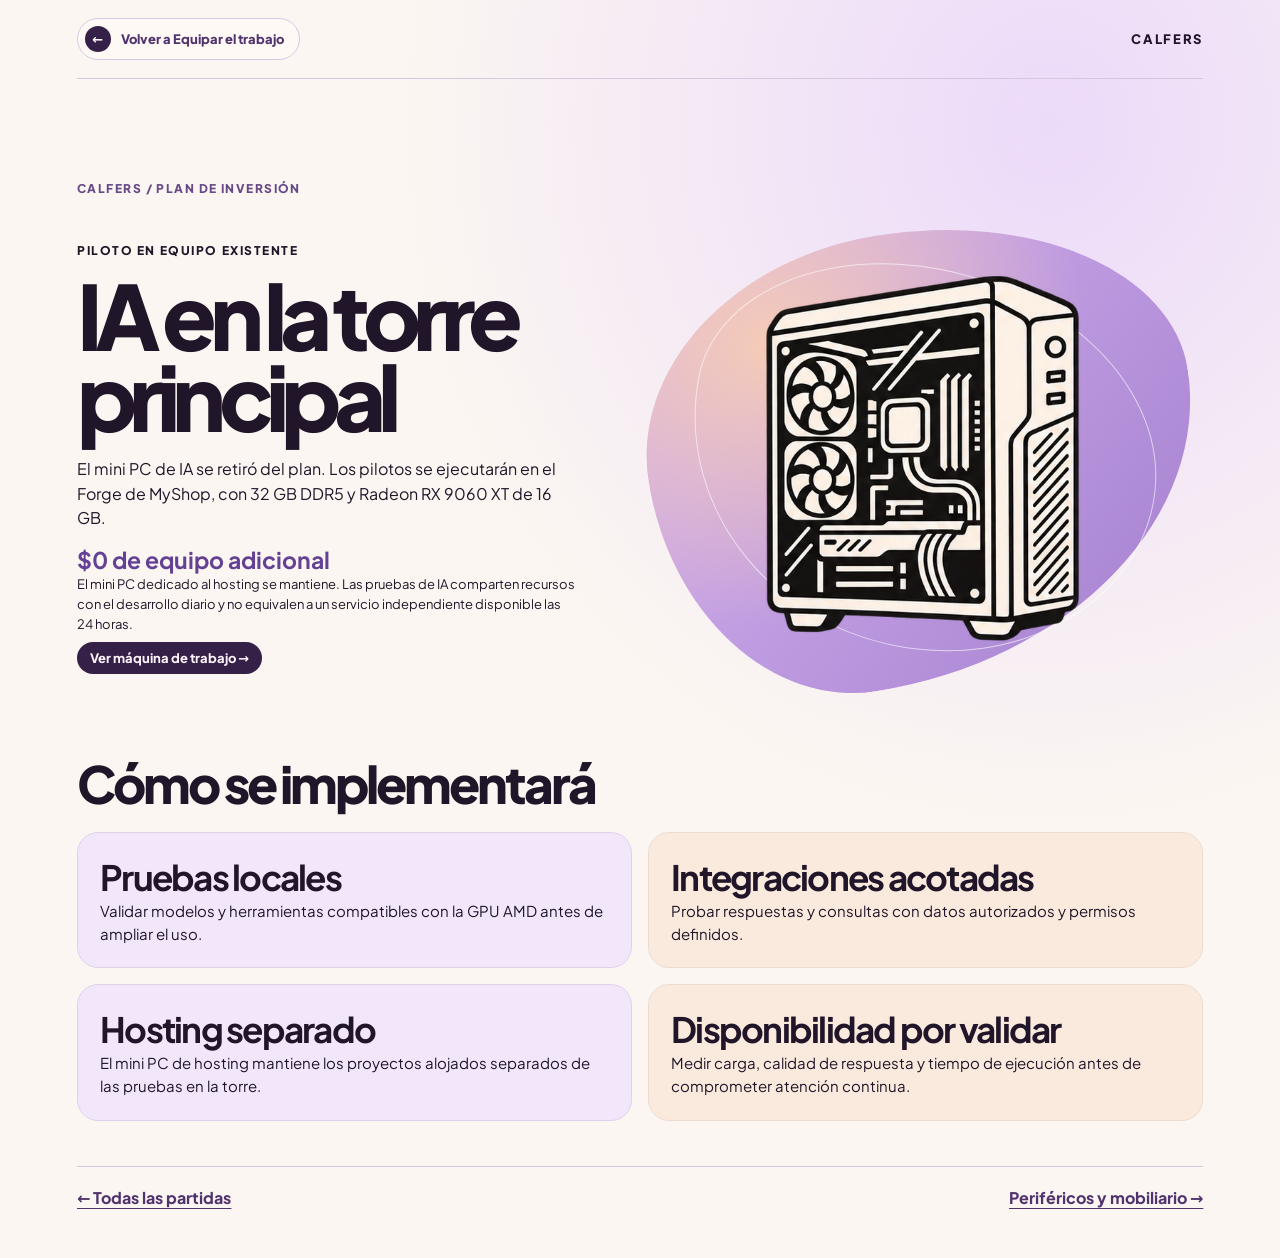
<file: inversion/mini-pc-ia.html>
<!doctype html><html lang="es"><meta charset="utf-8"><meta name="viewport" content="width=device-width, initial-scale=1"><title>Mini PC para IA y automatización · CALFERS</title><link rel="icon" type="image/png" sizes="256x256" href="../assets/calfers-logo.png"><style>
@font-face{font-family:Jakarta;src:url([data-uri]) format('woff2');font-weight:400 800;font-display:swap}
:root{--ink:#201629;--cream:#fbf6f1;--purple:#bfa8f3;--peach:#f2b79a;--acid:#eae2fc}*{box-sizing:border-box}html{scroll-behavior:smooth}body{margin:0;font:16px Jakarta,system-ui,sans-serif;background:var(--cream);color:var(--ink)}h1,h2,h3,p{margin:0}h1,h2{font-weight:800;letter-spacing:-.085em;line-height:.91}h2{font-size:clamp(48px,8vw,125px)}p{line-height:1.55}a{color:inherit}button,input{font:inherit}button{cursor:pointer}a:focus-visible,button:focus-visible,input:focus-visible,summary:focus-visible{outline:3px solid #9b68ea;outline-offset:4px}.wrap{width:min(1380px,88vw);margin:auto}.tag{font-size:12px;letter-spacing:.13em;text-transform:uppercase;font-weight:800}.nav{z-index:30;position:fixed;top:0;left:50%;width:100%;transform:translateX(-50%);display:flex;justify-content:space-between;align-items:center;gap:15px;padding:13px 6vw;color:white;background:#201629d9;backdrop-filter:blur(16px);transition:width .4s,top .4s,border-radius .4s,padding .4s}.nav.float{top:14px;width:min(700px,96vw);padding:7px 14px;border-radius:40px;border:1px solid #ffffff32}.nav.float:hover,.nav.float:focus-within{width:min(810px,97vw)}.brand{display:flex;align-items:center;gap:8px;font-size:14px;font-weight:800;text-decoration:none;letter-spacing:.12em}.brand img{width:29px;height:29px;object-fit:contain;background:var(--cream);border-radius:8px}.links{display:flex;flex-wrap:wrap;gap:4px}.links a{text-decoration:none;padding:7px 9px;border-radius:18px;font-size:12px;font-weight:700}.links a:hover,.links a[aria-current]{background:var(--purple);color:var(--ink)}.progress{position:fixed;z-index:32;inset:0 auto auto 0;height:3px;background:var(--peach);width:0}
.hero{min-height:100svh;background:#201629;color:var(--cream);position:relative;overflow:hidden;display:grid;align-items:center;padding:115px 0 62px;isolation:isolate}.hero .wrap{position:relative;z-index:2}.hero .tag{color:#dfc9ff}.hero h1{font-size:clamp(63px,11.2vw,178px);margin:.14em 0 .22em;max-width:10ch}.hero h1 span{display:block;color:#d8bbff}.hero p{max-width:450px;font-size:clamp(16px,2vw,23px)}.hero small{display:block;margin-top:22px;color:#e5d6ef}.cta{display:inline-block;background:var(--peach);color:var(--ink);padding:13px 19px;border-radius:28px;font-weight:800;text-decoration:none;margin-top:24px}.orb{position:absolute;z-index:-1;right:-7vw;top:9%;width:min(66vw,850px);aspect-ratio:1;border-radius:50%;background:radial-gradient(circle at 32% 28%,#f4bdad 0%,#a87ada 23%,#5c3683 54%,#201629 74%);filter:saturate(120%);transform:translateY(var(--drift,0px)) scale(var(--zoom,1));opacity:.86}.orb:after,.orb:before{content:"";position:absolute;inset:14%;border:1px solid #ffe2eaa0;border-radius:50%;transform:rotate(-32deg) scaleY(.41);animation:ring 12s linear infinite}.orb:after{inset:4%;animation-direction:reverse;animation-duration:19s}@keyframes ring{to{transform:rotate(328deg) scaleY(.41)}}.ticker{display:flex;overflow:hidden;background:var(--peach);padding:14px 0;font-weight:800;white-space:nowrap}.ticker div{flex:none;animation:marquee 23s linear infinite}@keyframes marquee{to{transform:translateX(-50%)}}
.intro{background:#e9ddfa;padding:120px 0 0;overflow:hidden}.intro .wrap{display:grid;grid-template-columns:1.55fr 1fr;align-items:end;gap:6vw}.intro h2{margin:.13em 0}.intro p{max-width:490px}.crowd{height:clamp(180px,27vw,370px);position:relative;overflow:hidden;margin-top:25px}.person{position:absolute;left:0;bottom:0;width:clamp(95px,15vw,190px);height:auto;animation:walk var(--duration) linear infinite;animation-delay:var(--delay)}@keyframes walk{from{transform:translateX(-210px)}to{transform:translateX(calc(100vw + 210px))}}.credit{display:block;text-align:right;padding:5px 6vw 12px;font-size:11px}
.journey{height:460vh;background:#21172c;color:var(--cream);position:relative}.pin{position:sticky;top:0;height:100svh;overflow:hidden;display:grid;align-content:center}.journey-head{display:flex;justify-content:space-between;align-items:center;gap:12px;margin-bottom:15px}.controls{display:flex;gap:6px}.controls button,.scenario button{background:transparent;color:inherit;border:1px solid currentColor;border-radius:30px;padding:8px 13px}.controls button:hover,.scenario button[aria-pressed=true]{background:var(--purple);color:var(--ink);border-color:var(--purple)}.track{display:flex;will-change:transform}.frame{flex:0 0 100vw;padding:0 6vw}.frame article{position:relative;isolation:isolate;overflow:hidden;min-height:min(64vh,570px);padding:clamp(27px,6vw,88px);border-radius:28px;display:grid;align-content:center;color:var(--ink);background:var(--purple)}.frame:nth-child(2) article{background:var(--peach)}.frame:nth-child(3) article{background:#faebde}.frame:nth-child(4) article{background:#dbc3ef}.frame h2{font-size:clamp(48px,8.4vw,128px);margin:12px 0;max-width:10ch}.frame p{max-width:39ch;padding-right:10px}.glyph{position:absolute;z-index:-1;right:-.05em;bottom:-.35em;font-size:clamp(200px,47vw,750px);line-height:1;opacity:.14;font-weight:800;transform:rotate(-16deg)}.dots{display:flex;gap:7px;margin-top:18px}.dots button{width:29px;height:16px;border:0;border-bottom:2px solid #ffffff60;background:none}.dots button[aria-current]{border-color:var(--peach)}
.invest{padding:115px 0;background:var(--cream)}.invest h2,.finance h2,.close h2{margin:.14em 0 .25em}.investment-callout{display:flex;justify-content:space-between;align-items:end;gap:20px;border-block:1px solid #baaabb;padding:22px 0;margin:34px 0 22px}.investment-callout strong{font-size:clamp(36px,7vw,100px);line-height:1;letter-spacing:-.09em}.summary{font-size:14px}.table{overflow:auto;margin:18px 0;border:1px solid #c8bcca;border-radius:16px}table{border-collapse:collapse;width:100%;text-align:left;background:#fffaf8;color:var(--ink)}th,td{padding:12px;border-bottom:1px solid #e4dce6}th{font-size:12px;background:#eee4fb}td{font-size:14px}td small{display:block;margin-top:4px}input{width:110px;padding:8px;border:1px solid #b09ab8;border-radius:8px;color:var(--ink);background:white}details{border-block:1px solid #c8bcca;padding:16px 0;margin:19px 0}summary{cursor:pointer;font-weight:800}.fields{display:flex;flex-wrap:wrap;gap:15px;margin:15px 0}.fields label{display:grid;gap:5px;font-size:13px}.note{font-size:13px;max-width:90ch}
.finance{padding:115px 0;background:#241630;color:#fff2f4}.finance .tag{color:var(--purple)}.scenario{display:flex;flex-wrap:wrap;gap:8px;margin:24px 0}.charts{display:grid;grid-template-columns:1fr 1fr;gap:20px;margin-bottom:18px}.chart{padding:20px 24px 12px;overflow:hidden;border-radius:26px;background:radial-gradient(ellipse at top right,#583b8a,transparent 75%),#281a39;border:1px solid #b09adec0;box-shadow:inset 0 -7px 18px #9973db70}.chart:nth-child(2){background:radial-gradient(ellipse at top right,#723f43,transparent 75%),#281a39;box-shadow:inset 0 -7px 18px #e79e7c75}.chart strong{display:block;font-size:clamp(28px,5.5vw,82px);letter-spacing:-.085em}.chart canvas{width:100%;height:130px;display:block}.chart small{color:#f1daf9}.close{padding:110px 0 0;background:var(--peach);overflow:hidden}.checklist{display:grid;grid-template-columns:repeat(2,1fr);gap:1px;background:#a66d64;border-block:1px solid #a66d64;margin-top:35px}.checklist article{background:var(--peach);padding:22px}.checklist p{margin-top:7px}.footer{margin-top:75px;position:relative;background:#352047;color:#fcf1fc;padding:40px 6vw 0;overflow:hidden}.footer .word{font-weight:800;display:block;font-size:21vw;letter-spacing:-.105em;line-height:.88;margin-top:68px}.sticker{position:absolute;bottom:12%;left:var(--x);padding:.55em .85em;color:var(--ink);background:var(--bg);border:4px solid white;border-radius:30px;font-weight:800;text-decoration:none;transform:rotate(var(--r)) scale(.2);opacity:0;transition:transform .6s cubic-bezier(.16,1.65,.48,1),opacity .4s;transition-delay:var(--delay)}.footer.seen .sticker{opacity:1;transform:rotate(var(--r)) scale(1)}.footer.seen .sticker:hover{transform:rotate(0) scale(1.12);transition-delay:0s}.enter{opacity:0;transform:translateY(38px);transition:opacity .6s,transform .7s cubic-bezier(.2,.8,.25,1)}.enter.seen{opacity:1;transform:none}
@media(max-width:720px){.nav{padding:8px 3vw}.nav,.nav.float{gap:4px}.brand{font-size:10px;letter-spacing:.03em}.brand img{width:21px;height:21px}.links{justify-content:flex-end}.links a{font-size:10px;padding:5px}.intro .wrap,.charts,.checklist{grid-template-columns:1fr}.hero h1{font-size:clamp(56px,13vw,85px)}.orb{width:100vw;right:-29vw;top:24%}.intro,.invest,.finance,.close{padding-top:82px}.journey-head .tag{font-size:10px}td:first-child{min-width:175px}.frame article{min-height:59vh}.sticker{font-size:11px;bottom:7%;border-width:2px}}@media(prefers-reduced-motion:reduce){html{scroll-behavior:auto}*,*:before,*:after{animation:none!important;transition:none!important}.enter{opacity:1;transform:none}.person{left:var(--still)}.journey{height:auto}.pin{position:static;height:auto;padding:70px 0;overflow:visible}.track{display:grid;gap:18px;transform:none!important}.frame article{min-height:280px}.controls,.dots{display:none}.sticker{opacity:1;transform:rotate(var(--r))}}

.hero .tag,.hero h1,.hero p,.hero .cta,.hero small{animation:hero-in .85s cubic-bezier(.2,.75,.2,1) both}
.hero h1{animation-delay:.1s}.hero p{animation-delay:.23s}.hero .cta{animation-delay:.34s}.hero small{animation-delay:.44s}
@keyframes hero-in{from{opacity:0;translate:0 36px;filter:blur(6px)}to{opacity:1;translate:none;filter:none}}
.frame:nth-child(2) article{align-content:end;justify-items:end;text-align:right;background:radial-gradient(ellipse at 22% 36%,#e9a284,transparent 53%),#f5ccb8}
.frame:nth-child(2) .glyph{left:0;right:auto;bottom:-.25em;transform:rotate(13deg)}
.frame:nth-child(3) article{align-content:start;background:repeating-linear-gradient(135deg,transparent 0 40px,#b889b20e 40px 41px),#faebde}
.frame:nth-child(3) h2{max-width:12ch}.frame:nth-child(3) .glyph{bottom:-.43em;right:.03em;transform:rotate(-6deg)}
.frame:nth-child(4) article{text-align:center;justify-items:center;background:radial-gradient(circle at 50% 50%,#e9dafa 0%,#c1a4ed 100%)}
.frame:nth-child(4) .glyph{right:50%;bottom:50%;transform:translate(50%,50%);opacity:.10}
.frame article{transform:scale(var(--scene-scale,1));transition:transform .15s linear}

.logo-toggle{display:none;background:none;border:0;padding:0}.logo-toggle img{width:42px;height:42px;display:block;border-radius:50%;background:#fbf6f1;object-fit:contain}.nav.float{height:54px;width:54px;border-radius:30px;padding:5px;gap:0;overflow:hidden}.nav.float .brand,.nav.float:not(.open) .links{display:none}.nav.float .logo-toggle{display:block;flex:none}.nav.float:not(.open):hover,.nav.float:not(.open):focus-within{width:54px}.nav.float.open{width:min(700px,96vw);min-height:54px;height:auto;gap:8px;padding-right:10px}.nav.float.open .links{flex:1;justify-content:center}
.flow{position:absolute;inset:0;z-index:-1;overflow:hidden;background:#261b36}.flow:before,.flow:after{content:"";position:absolute;inset:-65% -25%;background:repeating-linear-gradient(124deg,transparent 0 10%,#9767d733 12%,#debbf779 14%,#b987dc08 18%,transparent 23%);filter:blur(24px);animation:stream 11s ease-in-out infinite alternate}.flow:after{background:linear-gradient(100deg,#201629f5 23%,transparent 80%),repeating-linear-gradient(148deg,transparent 0 15%,#f4ad994d 18%,transparent 24%);animation-duration:19s;animation-direction:alternate-reverse;filter:blur(12px)}@keyframes stream{from{transform:translate(15%,-12%) skewX(-9deg)}to{transform:translate(-8%,19%) skewX(8deg)}}.hero h1,.hero p{text-shadow:0 4px 25px #201629aa}
.crowd{height:clamp(220px,34vw,490px);isolation:isolate}.lane{position:absolute;left:0;bottom:0;display:flex;width:max-content;animation:walk-lane 48s linear infinite;animation-delay:-13s}.lane-0{bottom:32%;z-index:1}.lane-1{bottom:14%;z-index:2;animation-direction:reverse;animation-duration:40s;animation-delay:-11s}.lane-2{z-index:3;animation-duration:33s;animation-delay:-8s}.person{position:static;flex:none;width:clamp(110px,16vw,216px);height:auto;margin-right:clamp(-54px,-4vw,-24px);transform-origin:50% 100%;animation:step var(--step) ease-in-out infinite;animation-delay:var(--phase)}.lane-0 .person{width:clamp(85px,14vw,185px)}.lane-1 .person{scale:-1 1}.lane-2 .person{width:clamp(115px,17vw,232px)}@keyframes walk-lane{to{transform:translateX(-50%)}}@keyframes step{0%,100%{transform:translateY(4px) rotate(-1.8deg)}50%{transform:translateY(-9px) rotate(1.5deg)}}
.projects{padding:90px 0;background:#e9ddfa}.projects h2{margin:.15em 0 .35em}.projects-grid{display:grid;grid-template-columns:repeat(4,minmax(0,1fr));gap:14px;margin-bottom:23px}.projects-grid article{padding:24px;min-height:155px;background:#fbf6f1;border-radius:22px}.projects-grid article:nth-child(even){background:#f7d9c4}.projects-grid h3{margin:8px 0;font-size:clamp(19px,2.3vw,32px);letter-spacing:-.05em}.projects-grid small{color:#5d427a;font-weight:800}.projects-grid p{font-size:14px}
.table-value{font-weight:750;white-space:nowrap;font-variant-numeric:tabular-nums}.invest .table{border:0;box-shadow:0 12px 32px #3a22431c}.invest table th{background:#352047;color:#fbf6f1;padding:17px 18px}.invest table td{padding:15px 18px}.invest tbody tr:nth-child(even){background:#f2e9fa}.invest table td:last-child,.invest table th:last-child{text-align:right}.invest .summary{color:#654584;font-weight:800}
@media(max-width:720px){.projects-grid{grid-template-columns:1fr 1fr}.projects-grid article{padding:15px}.nav:not(.float) .brand{display:none}.nav:not(.float) .links{margin:auto}.nav.float.open .links a{padding:4px}.invest table td,.invest table th{padding:10px}}

.nav:not(.float){background:transparent;backdrop-filter:none}.brand img,.logo-toggle img{background:none;border-radius:0;filter:brightness(0) invert(1)}.nav.float{background:#271b34e8;border-radius:14px}.nav.float.open{border-radius:26px}.hero .wrap{padding-bottom:55px}.hero h1{margin-top:0}.hero p{max-width:36ch}
.wave{position:absolute;bottom:-1px;left:0;width:100%;height:clamp(29px,6vw,106px);display:block;pointer-events:none;z-index:8}.wave-section{position:relative}.hero .wave{z-index:4}
.intro{padding-top:clamp(105px,12vw,190px)}.crowd{margin-top:52px;height:clamp(235px,33vw,485px)}.lane-0{bottom:24%;animation-direction:reverse}.lane-1{bottom:8%;animation-direction:normal}.lane-2{bottom:-4%;animation-direction:reverse}.person{margin-right:clamp(-91px,-6vw,-44px)}
.projects{background:#f2e8fb;padding:clamp(100px,13vw,195px) 0 clamp(125px,15vw,220px)}.projects h2{max-width:10ch;margin-bottom:.4em}.projects-grid{grid-template-columns:repeat(2,minmax(0,1fr));gap:18px}.projects-grid article{min-height:clamp(190px,22vw,330px);position:relative;overflow:hidden;isolation:isolate;display:flex;flex-direction:column;justify-content:flex-end;padding:clamp(20px,4vw,55px)}.projects-grid article:before{content:attr(data-mark);position:absolute;right:4%;top:-20%;font-size:clamp(105px,22vw,340px);font-weight:800;letter-spacing:-.15em;color:#6b45991d;z-index:-1;transform:translateY(40px) rotate(-13deg);transition:transform 1s cubic-bezier(.18,.75,.18,1)}.projects-grid article.seen:before{transform:translateY(0) rotate(-8deg)}.projects-grid article:nth-child(3){background:#dcc7f4}.projects-grid article:nth-child(4){background:#eec3b4}.projects-grid h3{font-size:clamp(24px,4.7vw,68px);line-height:1.02}.project-reveal{opacity:0;transform:translateY(40px);transition:opacity .65s,transform .75s}.project-reveal.seen{opacity:1;transform:none}
.invest,.finance{padding:clamp(100px,12vw,185px) 0 clamp(120px,14vw,200px)}.close{padding:clamp(95px,13vw,190px) 0 clamp(110px,14vw,190px)}.timeline{display:grid;grid-template-columns:1fr .82fr;gap:8vw;align-items:start}.timeline-title{position:sticky;top:22vh}.timeline-title h2{max-width:8ch}.phases{position:relative;display:grid;gap:37px;padding-left:23px}.phase-line{position:absolute;left:0;top:10px;bottom:32px;width:3px;background:#a5666947}.phase-line:before{content:"";display:block;background:#55316c;height:var(--fill,0%);transition:height .15s linear}.phase{min-height:clamp(215px,36vh,360px);border-top:1px solid #a5666966;padding:20px 0;display:flex;flex-direction:column;justify-content:center}.phase small{font-weight:800;color:#634170}.phase h3{font-size:clamp(32px,5.3vw,76px);letter-spacing:-.08em;margin:8px 0}.phase p{max-width:36ch}
.site-footer{background:#352047;color:#fbf6f1;padding:85px 0 24px}.footer-main{display:grid;grid-template-columns:1.4fr .75fr 1fr;gap:25px;padding-bottom:48px}.footer-brand{font-size:clamp(25px,5vw,65px);letter-spacing:-.08em}.footer-main nav{display:grid;align-content:start;gap:10px}.footer-main p{margin-top:8px;max-width:32ch}.footer-bottom{border-top:1px solid #fbf6f14a;padding-top:19px;display:flex;justify-content:space-between;gap:14px;flex-wrap:wrap;font-size:12px;color:#eadbf4}
@media(max-width:720px){.timeline,.footer-main{grid-template-columns:1fr}.timeline-title{position:static}.projects-grid article{min-height:165px}.crowd{margin-top:26px}}
@media(prefers-reduced-motion:reduce){.project-reveal{opacity:1;transform:none}}
.nav.float:not(.open){background:transparent;border-color:transparent;backdrop-filter:none}.nav.float:not(.open) .logo-toggle img{filter:brightness(0) invert(1)}.chart-labels{display:grid;grid-template-columns:repeat(3,1fr);padding:0 14px 6px calc(33.33% + 4px);grid-template-columns:auto auto auto;justify-content:space-between;gap:5px;font-size:clamp(8px,1vw,11px);color:#eedcf4}.chart-labels span:last-child{text-align:right}@media(max-width:720px){.chart-labels{padding-left:16%;padding-right:0}}.project-visit{align-self:flex-start;margin-top:13px;background:#352047;color:#fff4fc;padding:8px 12px;border-radius:17px;text-decoration:none;font-size:13px;font-weight:750}.project-visit:hover{background:#6f53c4}.part-open{padding:0;border:0;background:transparent;color:#51346e;text-align:left;font-weight:800;text-decoration:underline;text-underline-offset:4px}.part-dialog{width:min(1120px,94vw);max-height:90dvh;padding:0;border:0;border-radius:27px;color:#211629;background:#fbf6f1;box-shadow:0 25px 120px #130d22a0}.part-dialog[open]{animation:part-enter .5s cubic-bezier(.16,.8,.24,1) both}.part-dialog::backdrop{background:#211629be;backdrop-filter:blur(7px)}body:has(.part-dialog[open]){overflow:hidden}@keyframes part-enter{from{opacity:0;transform:scale(.78)}to{opacity:1;transform:none}}.part-page{padding:clamp(19px,5vw,62px)}.part-top{display:flex;justify-content:space-between;align-items:center;gap:12px;margin-bottom:35px;font-size:12px;font-weight:800}.part-top button{background:#352047;color:white;border:0;border-radius:25px;padding:10px 14px}.part-intro{display:grid;grid-template-columns:1.1fr 1fr;gap:28px;align-items:center}.part-intro h2{font-size:clamp(37px,6vw,80px);margin:12px 0 16px}.part-intro strong{display:block;margin-top:14px;font-size:23px;color:#644194}.part-intro a{display:inline-block;margin-top:7px}.device-card{min-height:230px;background:radial-gradient(ellipse at 65% 10%,#ab81db,#3b2255 60%,#261831);border-radius:22px;display:grid;place-content:center;justify-items:center;gap:14px;color:#f3e4fc}.device-card span{font-size:12px;font-weight:800;letter-spacing:.24em}.device{width:92px;height:132px;border:2px solid #dcbdf7;border-radius:12px;padding:12px;display:grid;gap:8px;background:#2c1a45;box-shadow:10px 12px #1b102b82,inset 0 0 24px #9f65c481;transform:perspective(600px) rotateY(-17deg) rotateX(6deg)}.device i{display:block;border-radius:5px;background:linear-gradient(90deg,#f4a886 0 10%,#704a9c 10% 90%,#ab79d3 90%)}[data-kind=MONITOR] .device{width:155px;height:91px;border-bottom-width:9px}[data-kind=SSD] .device,[data-kind=KIT] .device{width:143px;height:57px}[data-kind=SERVER] .device{width:140px}[data-kind=DEV] .device,[data-kind=WEB] .device,[data-kind=MARCA] .device{width:140px;height:103px}.part-specs{display:grid;grid-template-columns:1fr 1fr;gap:12px;margin-top:30px}.part-specs article{padding:17px;background:#eee3fa;border-radius:14px}.part-specs h3{margin-bottom:5px}.part-specs p{font-size:14px}@media(max-width:640px){.part-intro,.part-specs{grid-template-columns:1fr}.device-card{min-height:190px}}
.part-open{display:inline-block}.purchase-portal{position:fixed;inset:0;z-index:100;overflow:hidden;pointer-events:none;isolation:isolate}.purchase-portal .portal-dark{position:absolute;inset:0;background:radial-gradient(circle at var(--x) var(--y),#170b23 0%,#21102d 34%,#432762 67%,#a77dce 100%);clip-path:circle(0px at var(--x) var(--y));animation:portal-open .82s cubic-bezier(.5,.05,.88,.38) forwards}.purchase-portal b{position:absolute;left:var(--x);top:var(--y);white-space:nowrap;color:white;font:800 var(--size) Jakarta,system-ui;letter-spacing:-.06em;animation:portal-name .81s cubic-bezier(.6,.01,.86,.32) both;transform-origin:center}.purchase-portal .halo{position:absolute;left:var(--x);top:var(--y);width:70px;aspect-ratio:1;border:1px solid #e6c8ff90;border-radius:50%;box-shadow:0 0 36px #c980f0;animation:portal-halo .82s ease-in both}@keyframes portal-open{to{clip-path:circle(155vmax at var(--x) var(--y))}}@keyframes portal-name{0%{transform:translate(-50%,-50%) scale(1);opacity:0}14%{opacity:1}70%{opacity:1}100%{transform:translate(-50%,-50%) scale(58);opacity:0}}@keyframes portal-halo{from{transform:translate(-50%,-50%) scale(.25);opacity:0}35%{opacity:1}to{transform:translate(-50%,-50%) scale(30);opacity:0}}
.detail-body{background:#fbf6f1;color:#211629}.detail-nav{display:flex;justify-content:space-between;align-items:center;gap:10px;padding:24px 0;border-bottom:1px solid #d5c7dd;font-weight:800}.detail-back,.detail-end a{color:#51346e;text-underline-offset:4px}.detail-main{padding:clamp(30px,8vw,105px) 0 50px;animation:detail-arrive .65s cubic-bezier(.2,.75,.2,1) both}.detail-main h1{font-size:clamp(52px,8vw,113px);margin:16px 0 20px}.detail-main .device-card{min-height:clamp(230px,33vw,465px)}.detail-main .device{scale:1.23}.detail-specs{margin-top:65px}.detail-specs h2{font-size:clamp(29px,4vw,63px)}.detail-end{border-top:1px solid #d5c7dd;margin-top:45px;padding-top:20px;display:flex;flex-wrap:wrap;justify-content:space-between;gap:14px;font-weight:750}@keyframes detail-arrive{from{opacity:0;transform:scale(.94) translateY(16px)}to{opacity:1;transform:none}}
@media(prefers-reduced-motion:reduce){.detail-main{animation:none}}
.detail-body{background:radial-gradient(ellipse at 82% 10%,#ecdafa,transparent 44%),#fbf6f1}.detail-nav{padding:18px 0}.detail-back{display:flex;align-items:center;gap:10px;background:#fff9f6;border:1px solid #d8c8e5;border-radius:25px;padding:7px 15px 7px 7px;text-decoration:none;font-size:13px}.detail-back b{display:grid;place-items:center;background:#352047;color:white;border-radius:50%;width:26px;height:26px}.detail-nav a:last-child{text-decoration:none;letter-spacing:.13em;font-size:13px}.detail-kicker{font-size:12px;color:#674987;font-weight:800;letter-spacing:.12em;text-transform:uppercase;margin-bottom:25px}.detail-main .part-intro{grid-template-columns:1fr 1.12fr;gap:clamp(14px,5vw,70px)}.detail-main h1{font-size:clamp(45px,7vw,105px);max-width:11ch;overflow-wrap:break-word}.illustration{position:relative;isolation:isolate;display:grid;place-items:center;margin:0;min-height:clamp(260px,37vw,490px)}.illustration:before,.illustration:after{content:"";position:absolute;z-index:-1}.illustration:before{inset:2% 1% 3%;background:radial-gradient(ellipse at 25% 20%,#f5cbb7,transparent 55%),linear-gradient(136deg,#d7b4f1,#a480cf);border-radius:48% 52% 65% 35% / 46% 40% 60% 54%;transform:rotate(-9deg)}.illustration:after{inset:10% 8%;border:1px solid #fff9;border-radius:46% 54% 48% 52% / 40% 50% 50% 60%;transform:rotate(11deg)}.illustration svg{width:92%;filter:drop-shadow(8px 15px 13px #40265666);animation:detail-arrive .8s .12s both}.part-specs{gap:17px}.part-specs article{padding:0 22px 22px;background:#f4eafa;border:1px solid #e1d1ee;overflow:hidden}.spec-art{height:123px;margin:0 -22px 15px;background:radial-gradient(ellipse at center,#e0c3f1,#efe4f8);display:grid;place-items:center}.spec-art svg{height:121px;width:169px}.detail-specs h2{letter-spacing:-.06em}@media(max-width:680px){.detail-main .part-intro{grid-template-columns:1fr}.detail-main h1{max-width:100%}.illustration svg{max-height:300px}}.component-grid{display:grid;grid-template-columns:repeat(2,minmax(0,1fr));gap:16px;margin-top:25px}.component-card{padding:22px;border-radius:21px;background:#f2e7fa;border:1px solid #dfd0eb}.component-card:nth-child(even){background:#faeade;border-color:#efdbcc}.component-icon{width:58px;height:58px;background:#332146;color:#f4ddff;display:grid;place-items:center;border-radius:15px;margin-bottom:18px}.component-icon svg{width:33px;height:33px}.component-card h3{font-size:clamp(22px,3vw,35px);letter-spacing:-.05em}.component-card strong{display:block;color:#61417e;font-size:13px;margin:6px 0 9px}.component-card p{max-width:52ch;font-size:15px}.detail-specs>p{margin-top:13px}.detail-main .parts-art{width:100%;max-height:none}.detail-main .illustration{position:relative}.parts-caption{display:flex;flex-wrap:wrap;justify-content:center;gap:6px;position:relative;margin-top:-30px}.parts-caption span{background:#fbf6f1;color:#38244c;padding:5px 8px;border-radius:14px;font-size:11px;font-weight:800}.detail-main .part-intro a{background:#352047;color:#fff5fc;border-radius:20px;padding:8px 13px;font-size:13px;text-decoration:none;font-weight:750}@media(max-width:680px){.component-grid{grid-template-columns:1fr}.parts-caption{margin-top:0}}</style><link rel="stylesheet" href="../assets/fichas/ilustraciones.css"><body class="detail-body"><header class="detail-nav wrap"><a class="detail-back" href="../CALFERS.html#compras"><b aria-hidden="true">←</b> Volver a Equipar el trabajo</a><a href="../CALFERS.html">CALFERS</a></header><main class="detail-main wrap"><div class="detail-kicker">CALFERS / Plan de inversión</div><section class="part-intro"><div><div class="tag">Piloto en equipo existente</div><h1>IA en la torre principal</h1><p>El mini PC de IA se retiró del plan. Los pilotos se ejecutarán en el Forge de MyShop, con 32 GB DDR5 y Radeon RX 9060 XT de 16 GB.</p><strong>$0 de equipo adicional</strong><p class="note">El mini PC dedicado al hosting se mantiene. Las pruebas de IA comparten recursos con el desarrollo diario y no equivalen a un servicio independiente disponible las 24 horas.</p><a href="maquina-de-trabajo.html">Ver máquina de trabajo →</a></div><figure class="illustration"><img class="detail-drawing" src="../assets/fichas/maquina-de-trabajo.webp" alt="Torre principal para desarrollo y pruebas de IA." decoding="async"></figure></section><section class="detail-specs"><h2>Cómo se implementará</h2><div class="component-grid"><article class="component-card"><h3>Pruebas locales</h3><p>Validar modelos y herramientas compatibles con la GPU AMD antes de ampliar el uso.</p></article><article class="component-card"><h3>Integraciones acotadas</h3><p>Probar respuestas y consultas con datos autorizados y permisos definidos.</p></article><article class="component-card"><h3>Hosting separado</h3><p>El mini PC de hosting mantiene los proyectos alojados separados de las pruebas en la torre.</p></article><article class="component-card"><h3>Disponibilidad por validar</h3><p>Medir carga, calidad de respuesta y tiempo de ejecución antes de comprometer atención continua.</p></article></div></section><nav class="detail-end" aria-label="Partidas"><a href="../CALFERS.html#compras">← Todas las partidas</a><a href="perifericos.html">Periféricos y mobiliario →</a></nav></main><link rel="stylesheet" href="../assets/responsive.css?v=20261118"></body></html>
</file>
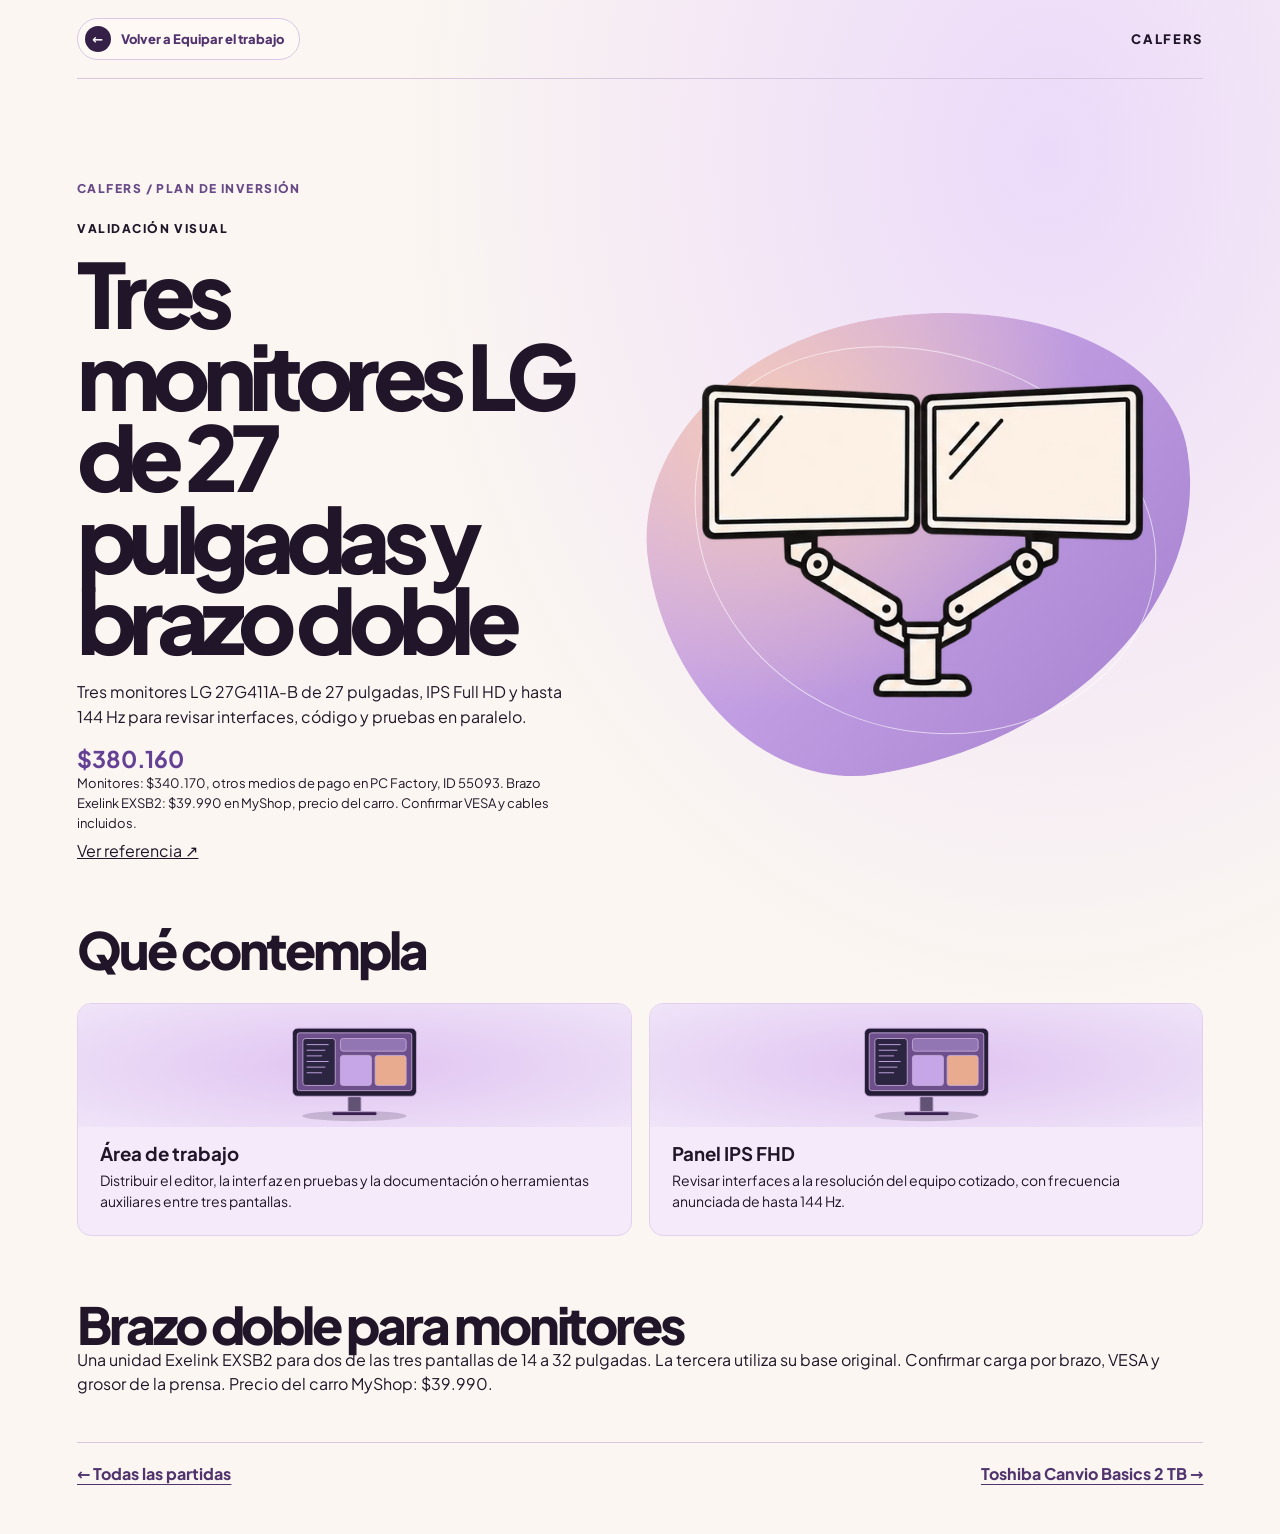
<file: inversion/monitor.html>
<!doctype html><html lang="es"><meta charset="utf-8"><meta name="viewport" content="width=device-width, initial-scale=1"><title>Monitores LG UltraGear 27G411A-B · CALFERS</title><link rel="icon" type="image/png" sizes="256x256" href="../assets/calfers-logo.png"><style>
@font-face{font-family:Jakarta;src:url([data-uri]) format('woff2');font-weight:400 800;font-display:swap}
:root{--ink:#201629;--cream:#fbf6f1;--purple:#bfa8f3;--peach:#f2b79a;--acid:#eae2fc}*{box-sizing:border-box}html{scroll-behavior:smooth}body{margin:0;font:16px Jakarta,system-ui,sans-serif;background:var(--cream);color:var(--ink)}h1,h2,h3,p{margin:0}h1,h2{font-weight:800;letter-spacing:-.085em;line-height:.91}h2{font-size:clamp(48px,8vw,125px)}p{line-height:1.55}a{color:inherit}button,input{font:inherit}button{cursor:pointer}a:focus-visible,button:focus-visible,input:focus-visible,summary:focus-visible{outline:3px solid #9b68ea;outline-offset:4px}.wrap{width:min(1380px,88vw);margin:auto}.tag{font-size:12px;letter-spacing:.13em;text-transform:uppercase;font-weight:800}.nav{z-index:30;position:fixed;top:0;left:50%;width:100%;transform:translateX(-50%);display:flex;justify-content:space-between;align-items:center;gap:15px;padding:13px 6vw;color:white;background:#201629d9;backdrop-filter:blur(16px);transition:width .4s,top .4s,border-radius .4s,padding .4s}.nav.float{top:14px;width:min(700px,96vw);padding:7px 14px;border-radius:40px;border:1px solid #ffffff32}.nav.float:hover,.nav.float:focus-within{width:min(810px,97vw)}.brand{display:flex;align-items:center;gap:8px;font-size:14px;font-weight:800;text-decoration:none;letter-spacing:.12em}.brand img{width:29px;height:29px;object-fit:contain;background:var(--cream);border-radius:8px}.links{display:flex;flex-wrap:wrap;gap:4px}.links a{text-decoration:none;padding:7px 9px;border-radius:18px;font-size:12px;font-weight:700}.links a:hover,.links a[aria-current]{background:var(--purple);color:var(--ink)}.progress{position:fixed;z-index:32;inset:0 auto auto 0;height:3px;background:var(--peach);width:0}
.hero{min-height:100svh;background:#201629;color:var(--cream);position:relative;overflow:hidden;display:grid;align-items:center;padding:115px 0 62px;isolation:isolate}.hero .wrap{position:relative;z-index:2}.hero .tag{color:#dfc9ff}.hero h1{font-size:clamp(63px,11.2vw,178px);margin:.14em 0 .22em;max-width:10ch}.hero h1 span{display:block;color:#d8bbff}.hero p{max-width:450px;font-size:clamp(16px,2vw,23px)}.hero small{display:block;margin-top:22px;color:#e5d6ef}.cta{display:inline-block;background:var(--peach);color:var(--ink);padding:13px 19px;border-radius:28px;font-weight:800;text-decoration:none;margin-top:24px}.orb{position:absolute;z-index:-1;right:-7vw;top:9%;width:min(66vw,850px);aspect-ratio:1;border-radius:50%;background:radial-gradient(circle at 32% 28%,#f4bdad 0%,#a87ada 23%,#5c3683 54%,#201629 74%);filter:saturate(120%);transform:translateY(var(--drift,0px)) scale(var(--zoom,1));opacity:.86}.orb:after,.orb:before{content:"";position:absolute;inset:14%;border:1px solid #ffe2eaa0;border-radius:50%;transform:rotate(-32deg) scaleY(.41);animation:ring 12s linear infinite}.orb:after{inset:4%;animation-direction:reverse;animation-duration:19s}@keyframes ring{to{transform:rotate(328deg) scaleY(.41)}}.ticker{display:flex;overflow:hidden;background:var(--peach);padding:14px 0;font-weight:800;white-space:nowrap}.ticker div{flex:none;animation:marquee 23s linear infinite}@keyframes marquee{to{transform:translateX(-50%)}}
.intro{background:#e9ddfa;padding:120px 0 0;overflow:hidden}.intro .wrap{display:grid;grid-template-columns:1.55fr 1fr;align-items:end;gap:6vw}.intro h2{margin:.13em 0}.intro p{max-width:490px}.crowd{height:clamp(180px,27vw,370px);position:relative;overflow:hidden;margin-top:25px}.person{position:absolute;left:0;bottom:0;width:clamp(95px,15vw,190px);height:auto;animation:walk var(--duration) linear infinite;animation-delay:var(--delay)}@keyframes walk{from{transform:translateX(-210px)}to{transform:translateX(calc(100vw + 210px))}}.credit{display:block;text-align:right;padding:5px 6vw 12px;font-size:11px}
.journey{height:460vh;background:#21172c;color:var(--cream);position:relative}.pin{position:sticky;top:0;height:100svh;overflow:hidden;display:grid;align-content:center}.journey-head{display:flex;justify-content:space-between;align-items:center;gap:12px;margin-bottom:15px}.controls{display:flex;gap:6px}.controls button,.scenario button{background:transparent;color:inherit;border:1px solid currentColor;border-radius:30px;padding:8px 13px}.controls button:hover,.scenario button[aria-pressed=true]{background:var(--purple);color:var(--ink);border-color:var(--purple)}.track{display:flex;will-change:transform}.frame{flex:0 0 100vw;padding:0 6vw}.frame article{position:relative;isolation:isolate;overflow:hidden;min-height:min(64vh,570px);padding:clamp(27px,6vw,88px);border-radius:28px;display:grid;align-content:center;color:var(--ink);background:var(--purple)}.frame:nth-child(2) article{background:var(--peach)}.frame:nth-child(3) article{background:#faebde}.frame:nth-child(4) article{background:#dbc3ef}.frame h2{font-size:clamp(48px,8.4vw,128px);margin:12px 0;max-width:10ch}.frame p{max-width:39ch;padding-right:10px}.glyph{position:absolute;z-index:-1;right:-.05em;bottom:-.35em;font-size:clamp(200px,47vw,750px);line-height:1;opacity:.14;font-weight:800;transform:rotate(-16deg)}.dots{display:flex;gap:7px;margin-top:18px}.dots button{width:29px;height:16px;border:0;border-bottom:2px solid #ffffff60;background:none}.dots button[aria-current]{border-color:var(--peach)}
.invest{padding:115px 0;background:var(--cream)}.invest h2,.finance h2,.close h2{margin:.14em 0 .25em}.investment-callout{display:flex;justify-content:space-between;align-items:end;gap:20px;border-block:1px solid #baaabb;padding:22px 0;margin:34px 0 22px}.investment-callout strong{font-size:clamp(36px,7vw,100px);line-height:1;letter-spacing:-.09em}.summary{font-size:14px}.table{overflow:auto;margin:18px 0;border:1px solid #c8bcca;border-radius:16px}table{border-collapse:collapse;width:100%;text-align:left;background:#fffaf8;color:var(--ink)}th,td{padding:12px;border-bottom:1px solid #e4dce6}th{font-size:12px;background:#eee4fb}td{font-size:14px}td small{display:block;margin-top:4px}input{width:110px;padding:8px;border:1px solid #b09ab8;border-radius:8px;color:var(--ink);background:white}details{border-block:1px solid #c8bcca;padding:16px 0;margin:19px 0}summary{cursor:pointer;font-weight:800}.fields{display:flex;flex-wrap:wrap;gap:15px;margin:15px 0}.fields label{display:grid;gap:5px;font-size:13px}.note{font-size:13px;max-width:90ch}
.finance{padding:115px 0;background:#241630;color:#fff2f4}.finance .tag{color:var(--purple)}.scenario{display:flex;flex-wrap:wrap;gap:8px;margin:24px 0}.charts{display:grid;grid-template-columns:1fr 1fr;gap:20px;margin-bottom:18px}.chart{padding:20px 24px 12px;overflow:hidden;border-radius:26px;background:radial-gradient(ellipse at top right,#583b8a,transparent 75%),#281a39;border:1px solid #b09adec0;box-shadow:inset 0 -7px 18px #9973db70}.chart:nth-child(2){background:radial-gradient(ellipse at top right,#723f43,transparent 75%),#281a39;box-shadow:inset 0 -7px 18px #e79e7c75}.chart strong{display:block;font-size:clamp(28px,5.5vw,82px);letter-spacing:-.085em}.chart canvas{width:100%;height:130px;display:block}.chart small{color:#f1daf9}.close{padding:110px 0 0;background:var(--peach);overflow:hidden}.checklist{display:grid;grid-template-columns:repeat(2,1fr);gap:1px;background:#a66d64;border-block:1px solid #a66d64;margin-top:35px}.checklist article{background:var(--peach);padding:22px}.checklist p{margin-top:7px}.footer{margin-top:75px;position:relative;background:#352047;color:#fcf1fc;padding:40px 6vw 0;overflow:hidden}.footer .word{font-weight:800;display:block;font-size:21vw;letter-spacing:-.105em;line-height:.88;margin-top:68px}.sticker{position:absolute;bottom:12%;left:var(--x);padding:.55em .85em;color:var(--ink);background:var(--bg);border:4px solid white;border-radius:30px;font-weight:800;text-decoration:none;transform:rotate(var(--r)) scale(.2);opacity:0;transition:transform .6s cubic-bezier(.16,1.65,.48,1),opacity .4s;transition-delay:var(--delay)}.footer.seen .sticker{opacity:1;transform:rotate(var(--r)) scale(1)}.footer.seen .sticker:hover{transform:rotate(0) scale(1.12);transition-delay:0s}.enter{opacity:0;transform:translateY(38px);transition:opacity .6s,transform .7s cubic-bezier(.2,.8,.25,1)}.enter.seen{opacity:1;transform:none}
@media(max-width:720px){.nav{padding:8px 3vw}.nav,.nav.float{gap:4px}.brand{font-size:10px;letter-spacing:.03em}.brand img{width:21px;height:21px}.links{justify-content:flex-end}.links a{font-size:10px;padding:5px}.intro .wrap,.charts,.checklist{grid-template-columns:1fr}.hero h1{font-size:clamp(56px,13vw,85px)}.orb{width:100vw;right:-29vw;top:24%}.intro,.invest,.finance,.close{padding-top:82px}.journey-head .tag{font-size:10px}td:first-child{min-width:175px}.frame article{min-height:59vh}.sticker{font-size:11px;bottom:7%;border-width:2px}}@media(prefers-reduced-motion:reduce){html{scroll-behavior:auto}*,*:before,*:after{animation:none!important;transition:none!important}.enter{opacity:1;transform:none}.person{left:var(--still)}.journey{height:auto}.pin{position:static;height:auto;padding:70px 0;overflow:visible}.track{display:grid;gap:18px;transform:none!important}.frame article{min-height:280px}.controls,.dots{display:none}.sticker{opacity:1;transform:rotate(var(--r))}}

.hero .tag,.hero h1,.hero p,.hero .cta,.hero small{animation:hero-in .85s cubic-bezier(.2,.75,.2,1) both}
.hero h1{animation-delay:.1s}.hero p{animation-delay:.23s}.hero .cta{animation-delay:.34s}.hero small{animation-delay:.44s}
@keyframes hero-in{from{opacity:0;translate:0 36px;filter:blur(6px)}to{opacity:1;translate:none;filter:none}}
.frame:nth-child(2) article{align-content:end;justify-items:end;text-align:right;background:radial-gradient(ellipse at 22% 36%,#e9a284,transparent 53%),#f5ccb8}
.frame:nth-child(2) .glyph{left:0;right:auto;bottom:-.25em;transform:rotate(13deg)}
.frame:nth-child(3) article{align-content:start;background:repeating-linear-gradient(135deg,transparent 0 40px,#b889b20e 40px 41px),#faebde}
.frame:nth-child(3) h2{max-width:12ch}.frame:nth-child(3) .glyph{bottom:-.43em;right:.03em;transform:rotate(-6deg)}
.frame:nth-child(4) article{text-align:center;justify-items:center;background:radial-gradient(circle at 50% 50%,#e9dafa 0%,#c1a4ed 100%)}
.frame:nth-child(4) .glyph{right:50%;bottom:50%;transform:translate(50%,50%);opacity:.10}
.frame article{transform:scale(var(--scene-scale,1));transition:transform .15s linear}

.logo-toggle{display:none;background:none;border:0;padding:0}.logo-toggle img{width:42px;height:42px;display:block;border-radius:50%;background:#fbf6f1;object-fit:contain}.nav.float{height:54px;width:54px;border-radius:30px;padding:5px;gap:0;overflow:hidden}.nav.float .brand,.nav.float:not(.open) .links{display:none}.nav.float .logo-toggle{display:block;flex:none}.nav.float:not(.open):hover,.nav.float:not(.open):focus-within{width:54px}.nav.float.open{width:min(700px,96vw);min-height:54px;height:auto;gap:8px;padding-right:10px}.nav.float.open .links{flex:1;justify-content:center}
.flow{position:absolute;inset:0;z-index:-1;overflow:hidden;background:#261b36}.flow:before,.flow:after{content:"";position:absolute;inset:-65% -25%;background:repeating-linear-gradient(124deg,transparent 0 10%,#9767d733 12%,#debbf779 14%,#b987dc08 18%,transparent 23%);filter:blur(24px);animation:stream 11s ease-in-out infinite alternate}.flow:after{background:linear-gradient(100deg,#201629f5 23%,transparent 80%),repeating-linear-gradient(148deg,transparent 0 15%,#f4ad994d 18%,transparent 24%);animation-duration:19s;animation-direction:alternate-reverse;filter:blur(12px)}@keyframes stream{from{transform:translate(15%,-12%) skewX(-9deg)}to{transform:translate(-8%,19%) skewX(8deg)}}.hero h1,.hero p{text-shadow:0 4px 25px #201629aa}
.crowd{height:clamp(220px,34vw,490px);isolation:isolate}.lane{position:absolute;left:0;bottom:0;display:flex;width:max-content;animation:walk-lane 48s linear infinite;animation-delay:-13s}.lane-0{bottom:32%;z-index:1}.lane-1{bottom:14%;z-index:2;animation-direction:reverse;animation-duration:40s;animation-delay:-11s}.lane-2{z-index:3;animation-duration:33s;animation-delay:-8s}.person{position:static;flex:none;width:clamp(110px,16vw,216px);height:auto;margin-right:clamp(-54px,-4vw,-24px);transform-origin:50% 100%;animation:step var(--step) ease-in-out infinite;animation-delay:var(--phase)}.lane-0 .person{width:clamp(85px,14vw,185px)}.lane-1 .person{scale:-1 1}.lane-2 .person{width:clamp(115px,17vw,232px)}@keyframes walk-lane{to{transform:translateX(-50%)}}@keyframes step{0%,100%{transform:translateY(4px) rotate(-1.8deg)}50%{transform:translateY(-9px) rotate(1.5deg)}}
.projects{padding:90px 0;background:#e9ddfa}.projects h2{margin:.15em 0 .35em}.projects-grid{display:grid;grid-template-columns:repeat(4,minmax(0,1fr));gap:14px;margin-bottom:23px}.projects-grid article{padding:24px;min-height:155px;background:#fbf6f1;border-radius:22px}.projects-grid article:nth-child(even){background:#f7d9c4}.projects-grid h3{margin:8px 0;font-size:clamp(19px,2.3vw,32px);letter-spacing:-.05em}.projects-grid small{color:#5d427a;font-weight:800}.projects-grid p{font-size:14px}
.table-value{font-weight:750;white-space:nowrap;font-variant-numeric:tabular-nums}.invest .table{border:0;box-shadow:0 12px 32px #3a22431c}.invest table th{background:#352047;color:#fbf6f1;padding:17px 18px}.invest table td{padding:15px 18px}.invest tbody tr:nth-child(even){background:#f2e9fa}.invest table td:last-child,.invest table th:last-child{text-align:right}.invest .summary{color:#654584;font-weight:800}
@media(max-width:720px){.projects-grid{grid-template-columns:1fr 1fr}.projects-grid article{padding:15px}.nav:not(.float) .brand{display:none}.nav:not(.float) .links{margin:auto}.nav.float.open .links a{padding:4px}.invest table td,.invest table th{padding:10px}}

.nav:not(.float){background:transparent;backdrop-filter:none}.brand img,.logo-toggle img{background:none;border-radius:0;filter:brightness(0) invert(1)}.nav.float{background:#271b34e8;border-radius:14px}.nav.float.open{border-radius:26px}.hero .wrap{padding-bottom:55px}.hero h1{margin-top:0}.hero p{max-width:36ch}
.wave{position:absolute;bottom:-1px;left:0;width:100%;height:clamp(29px,6vw,106px);display:block;pointer-events:none;z-index:8}.wave-section{position:relative}.hero .wave{z-index:4}
.intro{padding-top:clamp(105px,12vw,190px)}.crowd{margin-top:52px;height:clamp(235px,33vw,485px)}.lane-0{bottom:24%;animation-direction:reverse}.lane-1{bottom:8%;animation-direction:normal}.lane-2{bottom:-4%;animation-direction:reverse}.person{margin-right:clamp(-91px,-6vw,-44px)}
.projects{background:#f2e8fb;padding:clamp(100px,13vw,195px) 0 clamp(125px,15vw,220px)}.projects h2{max-width:10ch;margin-bottom:.4em}.projects-grid{grid-template-columns:repeat(2,minmax(0,1fr));gap:18px}.projects-grid article{min-height:clamp(190px,22vw,330px);position:relative;overflow:hidden;isolation:isolate;display:flex;flex-direction:column;justify-content:flex-end;padding:clamp(20px,4vw,55px)}.projects-grid article:before{content:attr(data-mark);position:absolute;right:4%;top:-20%;font-size:clamp(105px,22vw,340px);font-weight:800;letter-spacing:-.15em;color:#6b45991d;z-index:-1;transform:translateY(40px) rotate(-13deg);transition:transform 1s cubic-bezier(.18,.75,.18,1)}.projects-grid article.seen:before{transform:translateY(0) rotate(-8deg)}.projects-grid article:nth-child(3){background:#dcc7f4}.projects-grid article:nth-child(4){background:#eec3b4}.projects-grid h3{font-size:clamp(24px,4.7vw,68px);line-height:1.02}.project-reveal{opacity:0;transform:translateY(40px);transition:opacity .65s,transform .75s}.project-reveal.seen{opacity:1;transform:none}
.invest,.finance{padding:clamp(100px,12vw,185px) 0 clamp(120px,14vw,200px)}.close{padding:clamp(95px,13vw,190px) 0 clamp(110px,14vw,190px)}.timeline{display:grid;grid-template-columns:1fr .82fr;gap:8vw;align-items:start}.timeline-title{position:sticky;top:22vh}.timeline-title h2{max-width:8ch}.phases{position:relative;display:grid;gap:37px;padding-left:23px}.phase-line{position:absolute;left:0;top:10px;bottom:32px;width:3px;background:#a5666947}.phase-line:before{content:"";display:block;background:#55316c;height:var(--fill,0%);transition:height .15s linear}.phase{min-height:clamp(215px,36vh,360px);border-top:1px solid #a5666966;padding:20px 0;display:flex;flex-direction:column;justify-content:center}.phase small{font-weight:800;color:#634170}.phase h3{font-size:clamp(32px,5.3vw,76px);letter-spacing:-.08em;margin:8px 0}.phase p{max-width:36ch}
.site-footer{background:#352047;color:#fbf6f1;padding:85px 0 24px}.footer-main{display:grid;grid-template-columns:1.4fr .75fr 1fr;gap:25px;padding-bottom:48px}.footer-brand{font-size:clamp(25px,5vw,65px);letter-spacing:-.08em}.footer-main nav{display:grid;align-content:start;gap:10px}.footer-main p{margin-top:8px;max-width:32ch}.footer-bottom{border-top:1px solid #fbf6f14a;padding-top:19px;display:flex;justify-content:space-between;gap:14px;flex-wrap:wrap;font-size:12px;color:#eadbf4}
@media(max-width:720px){.timeline,.footer-main{grid-template-columns:1fr}.timeline-title{position:static}.projects-grid article{min-height:165px}.crowd{margin-top:26px}}
@media(prefers-reduced-motion:reduce){.project-reveal{opacity:1;transform:none}}
.nav.float:not(.open){background:transparent;border-color:transparent;backdrop-filter:none}.nav.float:not(.open) .logo-toggle img{filter:brightness(0) invert(1)}.chart-labels{display:grid;grid-template-columns:repeat(3,1fr);padding:0 14px 6px calc(33.33% + 4px);grid-template-columns:auto auto auto;justify-content:space-between;gap:5px;font-size:clamp(8px,1vw,11px);color:#eedcf4}.chart-labels span:last-child{text-align:right}@media(max-width:720px){.chart-labels{padding-left:16%;padding-right:0}}.project-visit{align-self:flex-start;margin-top:13px;background:#352047;color:#fff4fc;padding:8px 12px;border-radius:17px;text-decoration:none;font-size:13px;font-weight:750}.project-visit:hover{background:#6f53c4}.part-open{padding:0;border:0;background:transparent;color:#51346e;text-align:left;font-weight:800;text-decoration:underline;text-underline-offset:4px}.part-dialog{width:min(1120px,94vw);max-height:90dvh;padding:0;border:0;border-radius:27px;color:#211629;background:#fbf6f1;box-shadow:0 25px 120px #130d22a0}.part-dialog[open]{animation:part-enter .5s cubic-bezier(.16,.8,.24,1) both}.part-dialog::backdrop{background:#211629be;backdrop-filter:blur(7px)}body:has(.part-dialog[open]){overflow:hidden}@keyframes part-enter{from{opacity:0;transform:scale(.78)}to{opacity:1;transform:none}}.part-page{padding:clamp(19px,5vw,62px)}.part-top{display:flex;justify-content:space-between;align-items:center;gap:12px;margin-bottom:35px;font-size:12px;font-weight:800}.part-top button{background:#352047;color:white;border:0;border-radius:25px;padding:10px 14px}.part-intro{display:grid;grid-template-columns:1.1fr 1fr;gap:28px;align-items:center}.part-intro h2{font-size:clamp(37px,6vw,80px);margin:12px 0 16px}.part-intro strong{display:block;margin-top:14px;font-size:23px;color:#644194}.part-intro a{display:inline-block;margin-top:7px}.device-card{min-height:230px;background:radial-gradient(ellipse at 65% 10%,#ab81db,#3b2255 60%,#261831);border-radius:22px;display:grid;place-content:center;justify-items:center;gap:14px;color:#f3e4fc}.device-card span{font-size:12px;font-weight:800;letter-spacing:.24em}.device{width:92px;height:132px;border:2px solid #dcbdf7;border-radius:12px;padding:12px;display:grid;gap:8px;background:#2c1a45;box-shadow:10px 12px #1b102b82,inset 0 0 24px #9f65c481;transform:perspective(600px) rotateY(-17deg) rotateX(6deg)}.device i{display:block;border-radius:5px;background:linear-gradient(90deg,#f4a886 0 10%,#704a9c 10% 90%,#ab79d3 90%)}[data-kind=MONITOR] .device{width:155px;height:91px;border-bottom-width:9px}[data-kind=SSD] .device,[data-kind=KIT] .device{width:143px;height:57px}[data-kind=SERVER] .device{width:140px}[data-kind=DEV] .device,[data-kind=WEB] .device,[data-kind=MARCA] .device{width:140px;height:103px}.part-specs{display:grid;grid-template-columns:1fr 1fr;gap:12px;margin-top:30px}.part-specs article{padding:17px;background:#eee3fa;border-radius:14px}.part-specs h3{margin-bottom:5px}.part-specs p{font-size:14px}@media(max-width:640px){.part-intro,.part-specs{grid-template-columns:1fr}.device-card{min-height:190px}}
.part-open{display:inline-block}.purchase-portal{position:fixed;inset:0;z-index:100;overflow:hidden;pointer-events:none;isolation:isolate}.purchase-portal .portal-dark{position:absolute;inset:0;background:radial-gradient(circle at var(--x) var(--y),#170b23 0%,#21102d 34%,#432762 67%,#a77dce 100%);clip-path:circle(0px at var(--x) var(--y));animation:portal-open .82s cubic-bezier(.5,.05,.88,.38) forwards}.purchase-portal b{position:absolute;left:var(--x);top:var(--y);white-space:nowrap;color:white;font:800 var(--size) Jakarta,system-ui;letter-spacing:-.06em;animation:portal-name .81s cubic-bezier(.6,.01,.86,.32) both;transform-origin:center}.purchase-portal .halo{position:absolute;left:var(--x);top:var(--y);width:70px;aspect-ratio:1;border:1px solid #e6c8ff90;border-radius:50%;box-shadow:0 0 36px #c980f0;animation:portal-halo .82s ease-in both}@keyframes portal-open{to{clip-path:circle(155vmax at var(--x) var(--y))}}@keyframes portal-name{0%{transform:translate(-50%,-50%) scale(1);opacity:0}14%{opacity:1}70%{opacity:1}100%{transform:translate(-50%,-50%) scale(58);opacity:0}}@keyframes portal-halo{from{transform:translate(-50%,-50%) scale(.25);opacity:0}35%{opacity:1}to{transform:translate(-50%,-50%) scale(30);opacity:0}}
.detail-body{background:#fbf6f1;color:#211629}.detail-nav{display:flex;justify-content:space-between;align-items:center;gap:10px;padding:24px 0;border-bottom:1px solid #d5c7dd;font-weight:800}.detail-back,.detail-end a{color:#51346e;text-underline-offset:4px}.detail-main{padding:clamp(30px,8vw,105px) 0 50px;animation:detail-arrive .65s cubic-bezier(.2,.75,.2,1) both}.detail-main h1{font-size:clamp(52px,8vw,113px);margin:16px 0 20px}.detail-main .device-card{min-height:clamp(230px,33vw,465px)}.detail-main .device{scale:1.23}.detail-specs{margin-top:65px}.detail-specs h2{font-size:clamp(29px,4vw,63px)}.detail-end{border-top:1px solid #d5c7dd;margin-top:45px;padding-top:20px;display:flex;flex-wrap:wrap;justify-content:space-between;gap:14px;font-weight:750}@keyframes detail-arrive{from{opacity:0;transform:scale(.94) translateY(16px)}to{opacity:1;transform:none}}
@media(prefers-reduced-motion:reduce){.detail-main{animation:none}}
.detail-body{background:radial-gradient(ellipse at 82% 10%,#ecdafa,transparent 44%),#fbf6f1}.detail-nav{padding:18px 0}.detail-back{display:flex;align-items:center;gap:10px;background:#fff9f6;border:1px solid #d8c8e5;border-radius:25px;padding:7px 15px 7px 7px;text-decoration:none;font-size:13px}.detail-back b{display:grid;place-items:center;background:#352047;color:white;border-radius:50%;width:26px;height:26px}.detail-nav a:last-child{text-decoration:none;letter-spacing:.13em;font-size:13px}.detail-kicker{font-size:12px;color:#674987;font-weight:800;letter-spacing:.12em;text-transform:uppercase;margin-bottom:25px}.detail-main .part-intro{grid-template-columns:1fr 1.12fr;gap:clamp(14px,5vw,70px)}.detail-main h1{font-size:clamp(45px,7vw,105px);max-width:11ch;overflow-wrap:break-word}.illustration{position:relative;isolation:isolate;display:grid;place-items:center;margin:0;min-height:clamp(260px,37vw,490px)}.illustration:before,.illustration:after{content:"";position:absolute;z-index:-1}.illustration:before{inset:2% 1% 3%;background:radial-gradient(ellipse at 25% 20%,#f5cbb7,transparent 55%),linear-gradient(136deg,#d7b4f1,#a480cf);border-radius:48% 52% 65% 35% / 46% 40% 60% 54%;transform:rotate(-9deg)}.illustration:after{inset:10% 8%;border:1px solid #fff9;border-radius:46% 54% 48% 52% / 40% 50% 50% 60%;transform:rotate(11deg)}.illustration svg{width:92%;filter:drop-shadow(8px 15px 13px #40265666);animation:detail-arrive .8s .12s both}.part-specs{gap:17px}.part-specs article{padding:0 22px 22px;background:#f4eafa;border:1px solid #e1d1ee;overflow:hidden}.spec-art{height:123px;margin:0 -22px 15px;background:radial-gradient(ellipse at center,#e0c3f1,#efe4f8);display:grid;place-items:center}.spec-art svg{height:121px;width:169px}.detail-specs h2{letter-spacing:-.06em}@media(max-width:680px){.detail-main .part-intro{grid-template-columns:1fr}.detail-main h1{max-width:100%}.illustration svg{max-height:300px}}</style><link rel="stylesheet" href="../assets/fichas/ilustraciones.css"><body class="detail-body"><header class="detail-nav wrap"><a class="detail-back" href="../CALFERS.html#compras"><b aria-hidden="true">←</b> Volver a Equipar el trabajo</a><a href="../CALFERS.html">CALFERS</a></header><main class="detail-main wrap"><div class="detail-kicker">CALFERS / Plan de inversión</div><section class="part-intro"><div><div class="tag">Validación visual</div><h1>Tres monitores LG de 27 pulgadas y brazo doble</h1><p>Tres monitores LG 27G411A-B de 27 pulgadas, IPS Full HD y hasta 144 Hz para revisar interfaces, código y pruebas en paralelo.</p><strong>$380.160</strong><p class="note">Monitores: $340.170, otros medios de pago en PC Factory, ID 55093. Brazo Exelink EXSB2: $39.990 en MyShop, precio del carro. Confirmar VESA y cables incluidos.</p><a href="https://www.pcfactory.cl/producto/55093-lg-monitor-gamer-lg-27-fhd-144-hz-ips-27g411a-b-awh" target="_blank" rel="noopener">Ver referencia ↗</a></div><figure class="illustration"><img class="detail-drawing" src="../assets/fichas/monitor.webp" alt="Tres monitores instalados en un brazo articulado doble." decoding="async"></figure></section><section class="detail-specs"><h2>Qué contempla</h2><div class="part-specs"><article><div class="spec-art"><svg viewBox="0 0 360 255" aria-hidden="true" focusable="false"><ellipse cx="180" cy="235" rx="111" ry="11" fill="#271736" opacity=".19"/><rect x="48" y="48" width="264" height="145" rx="11" fill="#251d37" stroke="#c8acd8" stroke-width="1.8"/><rect x="58" y="58" width="244" height="123" rx="5" fill="#6d508b" stroke="#c8acd8" stroke-width="1.8"/><rect x="70" y="70" width="69" height="100" rx="6" fill="#2c2541" stroke="#c8acd8" stroke-width="1.8"/><rect x="150" y="70" width="140" height="27" rx="6" fill="#9275b3" stroke="#c8acd8" stroke-width="1.8"/><rect x="150" y="106" width="66" height="64" rx="6" fill="#c6a6e7" stroke="#c8acd8" stroke-width="1.8"/><rect x="224" y="106" width="66" height="64" rx="6" fill="#e9ab90" stroke="#c8acd8" stroke-width="1.8"/><path d="M79 83L124 83" stroke="#c4a6e5" stroke-width="2" stroke-linecap="round"/><path d="M79 95L117 95" stroke="#c4a6e5" stroke-width="2" stroke-linecap="round"/><path d="M79 107L110 107" stroke="#c4a6e5" stroke-width="2" stroke-linecap="round"/><path d="M79 119L124 119" stroke="#c4a6e5" stroke-width="2" stroke-linecap="round"/><path d="M79 131L117 131" stroke="#c4a6e5" stroke-width="2" stroke-linecap="round"/><path d="M79 143L110 143" stroke="#c4a6e5" stroke-width="2" stroke-linecap="round"/><rect x="166" y="194" width="28" height="32" rx="3" fill="#625274" stroke="#c8acd8" stroke-width="1.8"/><rect x="132" y="226" width="96" height="8" rx="4" fill="#381f4e" stroke="#c8acd8" stroke-width="1.8"/></svg></div><h3>Área de trabajo</h3><p>Distribuir el editor, la interfaz en pruebas y la documentación o herramientas auxiliares entre tres pantallas.</p></article><article><div class="spec-art"><svg viewBox="0 0 360 255" aria-hidden="true" focusable="false"><ellipse cx="180" cy="235" rx="111" ry="11" fill="#271736" opacity=".19"/><rect x="48" y="48" width="264" height="145" rx="11" fill="#251d37" stroke="#c8acd8" stroke-width="1.8"/><rect x="58" y="58" width="244" height="123" rx="5" fill="#6d508b" stroke="#c8acd8" stroke-width="1.8"/><rect x="70" y="70" width="69" height="100" rx="6" fill="#2c2541" stroke="#c8acd8" stroke-width="1.8"/><rect x="150" y="70" width="140" height="27" rx="6" fill="#9275b3" stroke="#c8acd8" stroke-width="1.8"/><rect x="150" y="106" width="66" height="64" rx="6" fill="#c6a6e7" stroke="#c8acd8" stroke-width="1.8"/><rect x="224" y="106" width="66" height="64" rx="6" fill="#e9ab90" stroke="#c8acd8" stroke-width="1.8"/><path d="M79 83L124 83" stroke="#c4a6e5" stroke-width="2" stroke-linecap="round"/><path d="M79 95L117 95" stroke="#c4a6e5" stroke-width="2" stroke-linecap="round"/><path d="M79 107L110 107" stroke="#c4a6e5" stroke-width="2" stroke-linecap="round"/><path d="M79 119L124 119" stroke="#c4a6e5" stroke-width="2" stroke-linecap="round"/><path d="M79 131L117 131" stroke="#c4a6e5" stroke-width="2" stroke-linecap="round"/><path d="M79 143L110 143" stroke="#c4a6e5" stroke-width="2" stroke-linecap="round"/><rect x="166" y="194" width="28" height="32" rx="3" fill="#625274" stroke="#c8acd8" stroke-width="1.8"/><rect x="132" y="226" width="96" height="8" rx="4" fill="#381f4e" stroke="#c8acd8" stroke-width="1.8"/></svg></div><h3>Panel IPS FHD</h3><p>Revisar interfaces a la resolución del equipo cotizado, con frecuencia anunciada de hasta 144 Hz.</p></article></div></section><section class="detail-specs"><h2>Brazo doble para monitores</h2><p>Una unidad Exelink EXSB2 para dos de las tres pantallas de 14 a 32 pulgadas. La tercera utiliza su base original. Confirmar carga por brazo, VESA y grosor de la prensa. Precio del carro MyShop: $39.990.</p></section><nav class="detail-end" aria-label="Partidas"><a href="../CALFERS.html#compras">← Todas las partidas</a><a href="ssd-externo.html">Toshiba Canvio Basics 2 TB →</a></nav></main><link rel="stylesheet" href="../assets/responsive.css?v=20261118"></body></html>
</file>
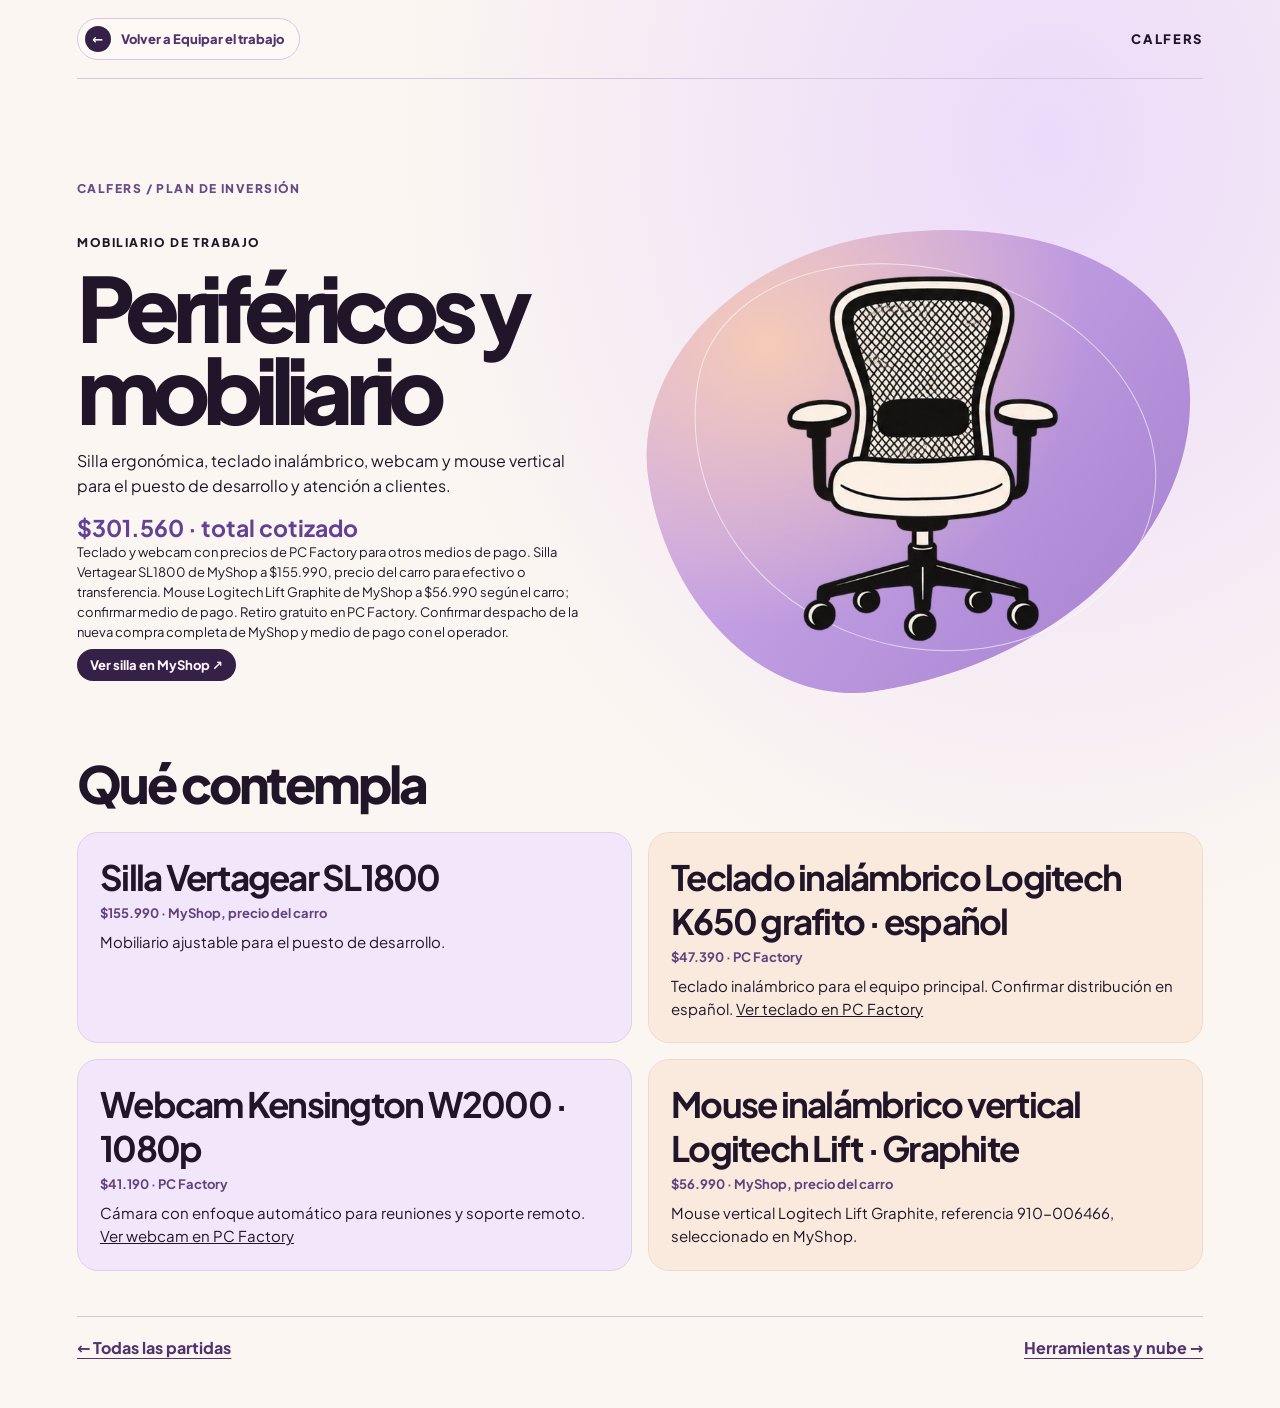
<file: inversion/perifericos.html>
<!doctype html><html lang="es"><meta charset="utf-8"><meta name="viewport" content="width=device-width, initial-scale=1"><title>Periféricos y mobiliario · CALFERS</title><link rel="icon" type="image/png" sizes="256x256" href="../assets/calfers-logo.png"><style>
@font-face{font-family:Jakarta;src:url([data-uri]) format('woff2');font-weight:400 800;font-display:swap}
:root{--ink:#201629;--cream:#fbf6f1;--purple:#bfa8f3;--peach:#f2b79a;--acid:#eae2fc}*{box-sizing:border-box}html{scroll-behavior:smooth}body{margin:0;font:16px Jakarta,system-ui,sans-serif;background:var(--cream);color:var(--ink)}h1,h2,h3,p{margin:0}h1,h2{font-weight:800;letter-spacing:-.085em;line-height:.91}h2{font-size:clamp(48px,8vw,125px)}p{line-height:1.55}a{color:inherit}button,input{font:inherit}button{cursor:pointer}a:focus-visible,button:focus-visible,input:focus-visible,summary:focus-visible{outline:3px solid #9b68ea;outline-offset:4px}.wrap{width:min(1380px,88vw);margin:auto}.tag{font-size:12px;letter-spacing:.13em;text-transform:uppercase;font-weight:800}.nav{z-index:30;position:fixed;top:0;left:50%;width:100%;transform:translateX(-50%);display:flex;justify-content:space-between;align-items:center;gap:15px;padding:13px 6vw;color:white;background:#201629d9;backdrop-filter:blur(16px);transition:width .4s,top .4s,border-radius .4s,padding .4s}.nav.float{top:14px;width:min(700px,96vw);padding:7px 14px;border-radius:40px;border:1px solid #ffffff32}.nav.float:hover,.nav.float:focus-within{width:min(810px,97vw)}.brand{display:flex;align-items:center;gap:8px;font-size:14px;font-weight:800;text-decoration:none;letter-spacing:.12em}.brand img{width:29px;height:29px;object-fit:contain;background:var(--cream);border-radius:8px}.links{display:flex;flex-wrap:wrap;gap:4px}.links a{text-decoration:none;padding:7px 9px;border-radius:18px;font-size:12px;font-weight:700}.links a:hover,.links a[aria-current]{background:var(--purple);color:var(--ink)}.progress{position:fixed;z-index:32;inset:0 auto auto 0;height:3px;background:var(--peach);width:0}
.hero{min-height:100svh;background:#201629;color:var(--cream);position:relative;overflow:hidden;display:grid;align-items:center;padding:115px 0 62px;isolation:isolate}.hero .wrap{position:relative;z-index:2}.hero .tag{color:#dfc9ff}.hero h1{font-size:clamp(63px,11.2vw,178px);margin:.14em 0 .22em;max-width:10ch}.hero h1 span{display:block;color:#d8bbff}.hero p{max-width:450px;font-size:clamp(16px,2vw,23px)}.hero small{display:block;margin-top:22px;color:#e5d6ef}.cta{display:inline-block;background:var(--peach);color:var(--ink);padding:13px 19px;border-radius:28px;font-weight:800;text-decoration:none;margin-top:24px}.orb{position:absolute;z-index:-1;right:-7vw;top:9%;width:min(66vw,850px);aspect-ratio:1;border-radius:50%;background:radial-gradient(circle at 32% 28%,#f4bdad 0%,#a87ada 23%,#5c3683 54%,#201629 74%);filter:saturate(120%);transform:translateY(var(--drift,0px)) scale(var(--zoom,1));opacity:.86}.orb:after,.orb:before{content:"";position:absolute;inset:14%;border:1px solid #ffe2eaa0;border-radius:50%;transform:rotate(-32deg) scaleY(.41);animation:ring 12s linear infinite}.orb:after{inset:4%;animation-direction:reverse;animation-duration:19s}@keyframes ring{to{transform:rotate(328deg) scaleY(.41)}}.ticker{display:flex;overflow:hidden;background:var(--peach);padding:14px 0;font-weight:800;white-space:nowrap}.ticker div{flex:none;animation:marquee 23s linear infinite}@keyframes marquee{to{transform:translateX(-50%)}}
.intro{background:#e9ddfa;padding:120px 0 0;overflow:hidden}.intro .wrap{display:grid;grid-template-columns:1.55fr 1fr;align-items:end;gap:6vw}.intro h2{margin:.13em 0}.intro p{max-width:490px}.crowd{height:clamp(180px,27vw,370px);position:relative;overflow:hidden;margin-top:25px}.person{position:absolute;left:0;bottom:0;width:clamp(95px,15vw,190px);height:auto;animation:walk var(--duration) linear infinite;animation-delay:var(--delay)}@keyframes walk{from{transform:translateX(-210px)}to{transform:translateX(calc(100vw + 210px))}}.credit{display:block;text-align:right;padding:5px 6vw 12px;font-size:11px}
.journey{height:460vh;background:#21172c;color:var(--cream);position:relative}.pin{position:sticky;top:0;height:100svh;overflow:hidden;display:grid;align-content:center}.journey-head{display:flex;justify-content:space-between;align-items:center;gap:12px;margin-bottom:15px}.controls{display:flex;gap:6px}.controls button,.scenario button{background:transparent;color:inherit;border:1px solid currentColor;border-radius:30px;padding:8px 13px}.controls button:hover,.scenario button[aria-pressed=true]{background:var(--purple);color:var(--ink);border-color:var(--purple)}.track{display:flex;will-change:transform}.frame{flex:0 0 100vw;padding:0 6vw}.frame article{position:relative;isolation:isolate;overflow:hidden;min-height:min(64vh,570px);padding:clamp(27px,6vw,88px);border-radius:28px;display:grid;align-content:center;color:var(--ink);background:var(--purple)}.frame:nth-child(2) article{background:var(--peach)}.frame:nth-child(3) article{background:#faebde}.frame:nth-child(4) article{background:#dbc3ef}.frame h2{font-size:clamp(48px,8.4vw,128px);margin:12px 0;max-width:10ch}.frame p{max-width:39ch;padding-right:10px}.glyph{position:absolute;z-index:-1;right:-.05em;bottom:-.35em;font-size:clamp(200px,47vw,750px);line-height:1;opacity:.14;font-weight:800;transform:rotate(-16deg)}.dots{display:flex;gap:7px;margin-top:18px}.dots button{width:29px;height:16px;border:0;border-bottom:2px solid #ffffff60;background:none}.dots button[aria-current]{border-color:var(--peach)}
.invest{padding:115px 0;background:var(--cream)}.invest h2,.finance h2,.close h2{margin:.14em 0 .25em}.investment-callout{display:flex;justify-content:space-between;align-items:end;gap:20px;border-block:1px solid #baaabb;padding:22px 0;margin:34px 0 22px}.investment-callout strong{font-size:clamp(36px,7vw,100px);line-height:1;letter-spacing:-.09em}.summary{font-size:14px}.table{overflow:auto;margin:18px 0;border:1px solid #c8bcca;border-radius:16px}table{border-collapse:collapse;width:100%;text-align:left;background:#fffaf8;color:var(--ink)}th,td{padding:12px;border-bottom:1px solid #e4dce6}th{font-size:12px;background:#eee4fb}td{font-size:14px}td small{display:block;margin-top:4px}input{width:110px;padding:8px;border:1px solid #b09ab8;border-radius:8px;color:var(--ink);background:white}details{border-block:1px solid #c8bcca;padding:16px 0;margin:19px 0}summary{cursor:pointer;font-weight:800}.fields{display:flex;flex-wrap:wrap;gap:15px;margin:15px 0}.fields label{display:grid;gap:5px;font-size:13px}.note{font-size:13px;max-width:90ch}
.finance{padding:115px 0;background:#241630;color:#fff2f4}.finance .tag{color:var(--purple)}.scenario{display:flex;flex-wrap:wrap;gap:8px;margin:24px 0}.charts{display:grid;grid-template-columns:1fr 1fr;gap:20px;margin-bottom:18px}.chart{padding:20px 24px 12px;overflow:hidden;border-radius:26px;background:radial-gradient(ellipse at top right,#583b8a,transparent 75%),#281a39;border:1px solid #b09adec0;box-shadow:inset 0 -7px 18px #9973db70}.chart:nth-child(2){background:radial-gradient(ellipse at top right,#723f43,transparent 75%),#281a39;box-shadow:inset 0 -7px 18px #e79e7c75}.chart strong{display:block;font-size:clamp(28px,5.5vw,82px);letter-spacing:-.085em}.chart canvas{width:100%;height:130px;display:block}.chart small{color:#f1daf9}.close{padding:110px 0 0;background:var(--peach);overflow:hidden}.checklist{display:grid;grid-template-columns:repeat(2,1fr);gap:1px;background:#a66d64;border-block:1px solid #a66d64;margin-top:35px}.checklist article{background:var(--peach);padding:22px}.checklist p{margin-top:7px}.footer{margin-top:75px;position:relative;background:#352047;color:#fcf1fc;padding:40px 6vw 0;overflow:hidden}.footer .word{font-weight:800;display:block;font-size:21vw;letter-spacing:-.105em;line-height:.88;margin-top:68px}.sticker{position:absolute;bottom:12%;left:var(--x);padding:.55em .85em;color:var(--ink);background:var(--bg);border:4px solid white;border-radius:30px;font-weight:800;text-decoration:none;transform:rotate(var(--r)) scale(.2);opacity:0;transition:transform .6s cubic-bezier(.16,1.65,.48,1),opacity .4s;transition-delay:var(--delay)}.footer.seen .sticker{opacity:1;transform:rotate(var(--r)) scale(1)}.footer.seen .sticker:hover{transform:rotate(0) scale(1.12);transition-delay:0s}.enter{opacity:0;transform:translateY(38px);transition:opacity .6s,transform .7s cubic-bezier(.2,.8,.25,1)}.enter.seen{opacity:1;transform:none}
@media(max-width:720px){.nav{padding:8px 3vw}.nav,.nav.float{gap:4px}.brand{font-size:10px;letter-spacing:.03em}.brand img{width:21px;height:21px}.links{justify-content:flex-end}.links a{font-size:10px;padding:5px}.intro .wrap,.charts,.checklist{grid-template-columns:1fr}.hero h1{font-size:clamp(56px,13vw,85px)}.orb{width:100vw;right:-29vw;top:24%}.intro,.invest,.finance,.close{padding-top:82px}.journey-head .tag{font-size:10px}td:first-child{min-width:175px}.frame article{min-height:59vh}.sticker{font-size:11px;bottom:7%;border-width:2px}}@media(prefers-reduced-motion:reduce){html{scroll-behavior:auto}*,*:before,*:after{animation:none!important;transition:none!important}.enter{opacity:1;transform:none}.person{left:var(--still)}.journey{height:auto}.pin{position:static;height:auto;padding:70px 0;overflow:visible}.track{display:grid;gap:18px;transform:none!important}.frame article{min-height:280px}.controls,.dots{display:none}.sticker{opacity:1;transform:rotate(var(--r))}}

.hero .tag,.hero h1,.hero p,.hero .cta,.hero small{animation:hero-in .85s cubic-bezier(.2,.75,.2,1) both}
.hero h1{animation-delay:.1s}.hero p{animation-delay:.23s}.hero .cta{animation-delay:.34s}.hero small{animation-delay:.44s}
@keyframes hero-in{from{opacity:0;translate:0 36px;filter:blur(6px)}to{opacity:1;translate:none;filter:none}}
.frame:nth-child(2) article{align-content:end;justify-items:end;text-align:right;background:radial-gradient(ellipse at 22% 36%,#e9a284,transparent 53%),#f5ccb8}
.frame:nth-child(2) .glyph{left:0;right:auto;bottom:-.25em;transform:rotate(13deg)}
.frame:nth-child(3) article{align-content:start;background:repeating-linear-gradient(135deg,transparent 0 40px,#b889b20e 40px 41px),#faebde}
.frame:nth-child(3) h2{max-width:12ch}.frame:nth-child(3) .glyph{bottom:-.43em;right:.03em;transform:rotate(-6deg)}
.frame:nth-child(4) article{text-align:center;justify-items:center;background:radial-gradient(circle at 50% 50%,#e9dafa 0%,#c1a4ed 100%)}
.frame:nth-child(4) .glyph{right:50%;bottom:50%;transform:translate(50%,50%);opacity:.10}
.frame article{transform:scale(var(--scene-scale,1));transition:transform .15s linear}

.logo-toggle{display:none;background:none;border:0;padding:0}.logo-toggle img{width:42px;height:42px;display:block;border-radius:50%;background:#fbf6f1;object-fit:contain}.nav.float{height:54px;width:54px;border-radius:30px;padding:5px;gap:0;overflow:hidden}.nav.float .brand,.nav.float:not(.open) .links{display:none}.nav.float .logo-toggle{display:block;flex:none}.nav.float:not(.open):hover,.nav.float:not(.open):focus-within{width:54px}.nav.float.open{width:min(700px,96vw);min-height:54px;height:auto;gap:8px;padding-right:10px}.nav.float.open .links{flex:1;justify-content:center}
.flow{position:absolute;inset:0;z-index:-1;overflow:hidden;background:#261b36}.flow:before,.flow:after{content:"";position:absolute;inset:-65% -25%;background:repeating-linear-gradient(124deg,transparent 0 10%,#9767d733 12%,#debbf779 14%,#b987dc08 18%,transparent 23%);filter:blur(24px);animation:stream 11s ease-in-out infinite alternate}.flow:after{background:linear-gradient(100deg,#201629f5 23%,transparent 80%),repeating-linear-gradient(148deg,transparent 0 15%,#f4ad994d 18%,transparent 24%);animation-duration:19s;animation-direction:alternate-reverse;filter:blur(12px)}@keyframes stream{from{transform:translate(15%,-12%) skewX(-9deg)}to{transform:translate(-8%,19%) skewX(8deg)}}.hero h1,.hero p{text-shadow:0 4px 25px #201629aa}
.crowd{height:clamp(220px,34vw,490px);isolation:isolate}.lane{position:absolute;left:0;bottom:0;display:flex;width:max-content;animation:walk-lane 48s linear infinite;animation-delay:-13s}.lane-0{bottom:32%;z-index:1}.lane-1{bottom:14%;z-index:2;animation-direction:reverse;animation-duration:40s;animation-delay:-11s}.lane-2{z-index:3;animation-duration:33s;animation-delay:-8s}.person{position:static;flex:none;width:clamp(110px,16vw,216px);height:auto;margin-right:clamp(-54px,-4vw,-24px);transform-origin:50% 100%;animation:step var(--step) ease-in-out infinite;animation-delay:var(--phase)}.lane-0 .person{width:clamp(85px,14vw,185px)}.lane-1 .person{scale:-1 1}.lane-2 .person{width:clamp(115px,17vw,232px)}@keyframes walk-lane{to{transform:translateX(-50%)}}@keyframes step{0%,100%{transform:translateY(4px) rotate(-1.8deg)}50%{transform:translateY(-9px) rotate(1.5deg)}}
.projects{padding:90px 0;background:#e9ddfa}.projects h2{margin:.15em 0 .35em}.projects-grid{display:grid;grid-template-columns:repeat(4,minmax(0,1fr));gap:14px;margin-bottom:23px}.projects-grid article{padding:24px;min-height:155px;background:#fbf6f1;border-radius:22px}.projects-grid article:nth-child(even){background:#f7d9c4}.projects-grid h3{margin:8px 0;font-size:clamp(19px,2.3vw,32px);letter-spacing:-.05em}.projects-grid small{color:#5d427a;font-weight:800}.projects-grid p{font-size:14px}
.table-value{font-weight:750;white-space:nowrap;font-variant-numeric:tabular-nums}.invest .table{border:0;box-shadow:0 12px 32px #3a22431c}.invest table th{background:#352047;color:#fbf6f1;padding:17px 18px}.invest table td{padding:15px 18px}.invest tbody tr:nth-child(even){background:#f2e9fa}.invest table td:last-child,.invest table th:last-child{text-align:right}.invest .summary{color:#654584;font-weight:800}
@media(max-width:720px){.projects-grid{grid-template-columns:1fr 1fr}.projects-grid article{padding:15px}.nav:not(.float) .brand{display:none}.nav:not(.float) .links{margin:auto}.nav.float.open .links a{padding:4px}.invest table td,.invest table th{padding:10px}}

.nav:not(.float){background:transparent;backdrop-filter:none}.brand img,.logo-toggle img{background:none;border-radius:0;filter:brightness(0) invert(1)}.nav.float{background:#271b34e8;border-radius:14px}.nav.float.open{border-radius:26px}.hero .wrap{padding-bottom:55px}.hero h1{margin-top:0}.hero p{max-width:36ch}
.wave{position:absolute;bottom:-1px;left:0;width:100%;height:clamp(29px,6vw,106px);display:block;pointer-events:none;z-index:8}.wave-section{position:relative}.hero .wave{z-index:4}
.intro{padding-top:clamp(105px,12vw,190px)}.crowd{margin-top:52px;height:clamp(235px,33vw,485px)}.lane-0{bottom:24%;animation-direction:reverse}.lane-1{bottom:8%;animation-direction:normal}.lane-2{bottom:-4%;animation-direction:reverse}.person{margin-right:clamp(-91px,-6vw,-44px)}
.projects{background:#f2e8fb;padding:clamp(100px,13vw,195px) 0 clamp(125px,15vw,220px)}.projects h2{max-width:10ch;margin-bottom:.4em}.projects-grid{grid-template-columns:repeat(2,minmax(0,1fr));gap:18px}.projects-grid article{min-height:clamp(190px,22vw,330px);position:relative;overflow:hidden;isolation:isolate;display:flex;flex-direction:column;justify-content:flex-end;padding:clamp(20px,4vw,55px)}.projects-grid article:before{content:attr(data-mark);position:absolute;right:4%;top:-20%;font-size:clamp(105px,22vw,340px);font-weight:800;letter-spacing:-.15em;color:#6b45991d;z-index:-1;transform:translateY(40px) rotate(-13deg);transition:transform 1s cubic-bezier(.18,.75,.18,1)}.projects-grid article.seen:before{transform:translateY(0) rotate(-8deg)}.projects-grid article:nth-child(3){background:#dcc7f4}.projects-grid article:nth-child(4){background:#eec3b4}.projects-grid h3{font-size:clamp(24px,4.7vw,68px);line-height:1.02}.project-reveal{opacity:0;transform:translateY(40px);transition:opacity .65s,transform .75s}.project-reveal.seen{opacity:1;transform:none}
.invest,.finance{padding:clamp(100px,12vw,185px) 0 clamp(120px,14vw,200px)}.close{padding:clamp(95px,13vw,190px) 0 clamp(110px,14vw,190px)}.timeline{display:grid;grid-template-columns:1fr .82fr;gap:8vw;align-items:start}.timeline-title{position:sticky;top:22vh}.timeline-title h2{max-width:8ch}.phases{position:relative;display:grid;gap:37px;padding-left:23px}.phase-line{position:absolute;left:0;top:10px;bottom:32px;width:3px;background:#a5666947}.phase-line:before{content:"";display:block;background:#55316c;height:var(--fill,0%);transition:height .15s linear}.phase{min-height:clamp(215px,36vh,360px);border-top:1px solid #a5666966;padding:20px 0;display:flex;flex-direction:column;justify-content:center}.phase small{font-weight:800;color:#634170}.phase h3{font-size:clamp(32px,5.3vw,76px);letter-spacing:-.08em;margin:8px 0}.phase p{max-width:36ch}
.site-footer{background:#352047;color:#fbf6f1;padding:85px 0 24px}.footer-main{display:grid;grid-template-columns:1.4fr .75fr 1fr;gap:25px;padding-bottom:48px}.footer-brand{font-size:clamp(25px,5vw,65px);letter-spacing:-.08em}.footer-main nav{display:grid;align-content:start;gap:10px}.footer-main p{margin-top:8px;max-width:32ch}.footer-bottom{border-top:1px solid #fbf6f14a;padding-top:19px;display:flex;justify-content:space-between;gap:14px;flex-wrap:wrap;font-size:12px;color:#eadbf4}
@media(max-width:720px){.timeline,.footer-main{grid-template-columns:1fr}.timeline-title{position:static}.projects-grid article{min-height:165px}.crowd{margin-top:26px}}
@media(prefers-reduced-motion:reduce){.project-reveal{opacity:1;transform:none}}
.nav.float:not(.open){background:transparent;border-color:transparent;backdrop-filter:none}.nav.float:not(.open) .logo-toggle img{filter:brightness(0) invert(1)}.chart-labels{display:grid;grid-template-columns:repeat(3,1fr);padding:0 14px 6px calc(33.33% + 4px);grid-template-columns:auto auto auto;justify-content:space-between;gap:5px;font-size:clamp(8px,1vw,11px);color:#eedcf4}.chart-labels span:last-child{text-align:right}@media(max-width:720px){.chart-labels{padding-left:16%;padding-right:0}}.project-visit{align-self:flex-start;margin-top:13px;background:#352047;color:#fff4fc;padding:8px 12px;border-radius:17px;text-decoration:none;font-size:13px;font-weight:750}.project-visit:hover{background:#6f53c4}.part-open{padding:0;border:0;background:transparent;color:#51346e;text-align:left;font-weight:800;text-decoration:underline;text-underline-offset:4px}.part-dialog{width:min(1120px,94vw);max-height:90dvh;padding:0;border:0;border-radius:27px;color:#211629;background:#fbf6f1;box-shadow:0 25px 120px #130d22a0}.part-dialog[open]{animation:part-enter .5s cubic-bezier(.16,.8,.24,1) both}.part-dialog::backdrop{background:#211629be;backdrop-filter:blur(7px)}body:has(.part-dialog[open]){overflow:hidden}@keyframes part-enter{from{opacity:0;transform:scale(.78)}to{opacity:1;transform:none}}.part-page{padding:clamp(19px,5vw,62px)}.part-top{display:flex;justify-content:space-between;align-items:center;gap:12px;margin-bottom:35px;font-size:12px;font-weight:800}.part-top button{background:#352047;color:white;border:0;border-radius:25px;padding:10px 14px}.part-intro{display:grid;grid-template-columns:1.1fr 1fr;gap:28px;align-items:center}.part-intro h2{font-size:clamp(37px,6vw,80px);margin:12px 0 16px}.part-intro strong{display:block;margin-top:14px;font-size:23px;color:#644194}.part-intro a{display:inline-block;margin-top:7px}.device-card{min-height:230px;background:radial-gradient(ellipse at 65% 10%,#ab81db,#3b2255 60%,#261831);border-radius:22px;display:grid;place-content:center;justify-items:center;gap:14px;color:#f3e4fc}.device-card span{font-size:12px;font-weight:800;letter-spacing:.24em}.device{width:92px;height:132px;border:2px solid #dcbdf7;border-radius:12px;padding:12px;display:grid;gap:8px;background:#2c1a45;box-shadow:10px 12px #1b102b82,inset 0 0 24px #9f65c481;transform:perspective(600px) rotateY(-17deg) rotateX(6deg)}.device i{display:block;border-radius:5px;background:linear-gradient(90deg,#f4a886 0 10%,#704a9c 10% 90%,#ab79d3 90%)}[data-kind=MONITOR] .device{width:155px;height:91px;border-bottom-width:9px}[data-kind=SSD] .device,[data-kind=KIT] .device{width:143px;height:57px}[data-kind=SERVER] .device{width:140px}[data-kind=DEV] .device,[data-kind=WEB] .device,[data-kind=MARCA] .device{width:140px;height:103px}.part-specs{display:grid;grid-template-columns:1fr 1fr;gap:12px;margin-top:30px}.part-specs article{padding:17px;background:#eee3fa;border-radius:14px}.part-specs h3{margin-bottom:5px}.part-specs p{font-size:14px}@media(max-width:640px){.part-intro,.part-specs{grid-template-columns:1fr}.device-card{min-height:190px}}
.part-open{display:inline-block}.purchase-portal{position:fixed;inset:0;z-index:100;overflow:hidden;pointer-events:none;isolation:isolate}.purchase-portal .portal-dark{position:absolute;inset:0;background:radial-gradient(circle at var(--x) var(--y),#170b23 0%,#21102d 34%,#432762 67%,#a77dce 100%);clip-path:circle(0px at var(--x) var(--y));animation:portal-open .82s cubic-bezier(.5,.05,.88,.38) forwards}.purchase-portal b{position:absolute;left:var(--x);top:var(--y);white-space:nowrap;color:white;font:800 var(--size) Jakarta,system-ui;letter-spacing:-.06em;animation:portal-name .81s cubic-bezier(.6,.01,.86,.32) both;transform-origin:center}.purchase-portal .halo{position:absolute;left:var(--x);top:var(--y);width:70px;aspect-ratio:1;border:1px solid #e6c8ff90;border-radius:50%;box-shadow:0 0 36px #c980f0;animation:portal-halo .82s ease-in both}@keyframes portal-open{to{clip-path:circle(155vmax at var(--x) var(--y))}}@keyframes portal-name{0%{transform:translate(-50%,-50%) scale(1);opacity:0}14%{opacity:1}70%{opacity:1}100%{transform:translate(-50%,-50%) scale(58);opacity:0}}@keyframes portal-halo{from{transform:translate(-50%,-50%) scale(.25);opacity:0}35%{opacity:1}to{transform:translate(-50%,-50%) scale(30);opacity:0}}
.detail-body{background:#fbf6f1;color:#211629}.detail-nav{display:flex;justify-content:space-between;align-items:center;gap:10px;padding:24px 0;border-bottom:1px solid #d5c7dd;font-weight:800}.detail-back,.detail-end a{color:#51346e;text-underline-offset:4px}.detail-main{padding:clamp(30px,8vw,105px) 0 50px;animation:detail-arrive .65s cubic-bezier(.2,.75,.2,1) both}.detail-main h1{font-size:clamp(52px,8vw,113px);margin:16px 0 20px}.detail-main .device-card{min-height:clamp(230px,33vw,465px)}.detail-main .device{scale:1.23}.detail-specs{margin-top:65px}.detail-specs h2{font-size:clamp(29px,4vw,63px)}.detail-end{border-top:1px solid #d5c7dd;margin-top:45px;padding-top:20px;display:flex;flex-wrap:wrap;justify-content:space-between;gap:14px;font-weight:750}@keyframes detail-arrive{from{opacity:0;transform:scale(.94) translateY(16px)}to{opacity:1;transform:none}}
@media(prefers-reduced-motion:reduce){.detail-main{animation:none}}
.detail-body{background:radial-gradient(ellipse at 82% 10%,#ecdafa,transparent 44%),#fbf6f1}.detail-nav{padding:18px 0}.detail-back{display:flex;align-items:center;gap:10px;background:#fff9f6;border:1px solid #d8c8e5;border-radius:25px;padding:7px 15px 7px 7px;text-decoration:none;font-size:13px}.detail-back b{display:grid;place-items:center;background:#352047;color:white;border-radius:50%;width:26px;height:26px}.detail-nav a:last-child{text-decoration:none;letter-spacing:.13em;font-size:13px}.detail-kicker{font-size:12px;color:#674987;font-weight:800;letter-spacing:.12em;text-transform:uppercase;margin-bottom:25px}.detail-main .part-intro{grid-template-columns:1fr 1.12fr;gap:clamp(14px,5vw,70px)}.detail-main h1{font-size:clamp(45px,7vw,105px);max-width:11ch;overflow-wrap:break-word}.illustration{position:relative;isolation:isolate;display:grid;place-items:center;margin:0;min-height:clamp(260px,37vw,490px)}.illustration:before,.illustration:after{content:"";position:absolute;z-index:-1}.illustration:before{inset:2% 1% 3%;background:radial-gradient(ellipse at 25% 20%,#f5cbb7,transparent 55%),linear-gradient(136deg,#d7b4f1,#a480cf);border-radius:48% 52% 65% 35% / 46% 40% 60% 54%;transform:rotate(-9deg)}.illustration:after{inset:10% 8%;border:1px solid #fff9;border-radius:46% 54% 48% 52% / 40% 50% 50% 60%;transform:rotate(11deg)}.illustration svg{width:92%;filter:drop-shadow(8px 15px 13px #40265666);animation:detail-arrive .8s .12s both}.part-specs{gap:17px}.part-specs article{padding:0 22px 22px;background:#f4eafa;border:1px solid #e1d1ee;overflow:hidden}.spec-art{height:123px;margin:0 -22px 15px;background:radial-gradient(ellipse at center,#e0c3f1,#efe4f8);display:grid;place-items:center}.spec-art svg{height:121px;width:169px}.detail-specs h2{letter-spacing:-.06em}@media(max-width:680px){.detail-main .part-intro{grid-template-columns:1fr}.detail-main h1{max-width:100%}.illustration svg{max-height:300px}}.component-grid{display:grid;grid-template-columns:repeat(2,minmax(0,1fr));gap:16px;margin-top:25px}.component-card{padding:22px;border-radius:21px;background:#f2e7fa;border:1px solid #dfd0eb}.component-card:nth-child(even){background:#faeade;border-color:#efdbcc}.component-icon{width:58px;height:58px;background:#332146;color:#f4ddff;display:grid;place-items:center;border-radius:15px;margin-bottom:18px}.component-icon svg{width:33px;height:33px}.component-card h3{font-size:clamp(22px,3vw,35px);letter-spacing:-.05em}.component-card strong{display:block;color:#61417e;font-size:13px;margin:6px 0 9px}.component-card p{max-width:52ch;font-size:15px}.detail-specs>p{margin-top:13px}.detail-main .parts-art{width:100%;max-height:none}.detail-main .illustration{position:relative}.parts-caption{display:flex;flex-wrap:wrap;justify-content:center;gap:6px;position:relative;margin-top:-30px}.parts-caption span{background:#fbf6f1;color:#38244c;padding:5px 8px;border-radius:14px;font-size:11px;font-weight:800}.detail-main .part-intro a{background:#352047;color:#fff5fc;border-radius:20px;padding:8px 13px;font-size:13px;text-decoration:none;font-weight:750}@media(max-width:680px){.component-grid{grid-template-columns:1fr}.parts-caption{margin-top:0}}</style><link rel="stylesheet" href="../assets/fichas/ilustraciones.css"><body class="detail-body"><header class="detail-nav wrap"><a class="detail-back" href="../CALFERS.html#compras"><b aria-hidden="true">←</b> Volver a Equipar el trabajo</a><a href="../CALFERS.html">CALFERS</a></header><main class="detail-main wrap"><div class="detail-kicker">CALFERS / Plan de inversión</div><section class="part-intro"><div><div class="tag">Mobiliario de trabajo</div><h1>Periféricos y mobiliario</h1><p>Silla ergonómica, teclado inalámbrico, webcam y mouse vertical para el puesto de desarrollo y atención a clientes.</p><strong>$301.560 · total cotizado</strong><p class="note">Teclado y webcam con precios de PC Factory para otros medios de pago. Silla Vertagear SL1800 de MyShop a $155.990, precio del carro para efectivo o transferencia. Mouse Logitech Lift Graphite de MyShop a $56.990 según el carro; confirmar medio de pago. Retiro gratuito en PC Factory. Confirmar despacho de la nueva compra completa de MyShop y medio de pago con el operador.</p><a href="https://myshop.cl/producto/vertagear-sl1800-black-ergonomic-features-edition-p44306" target="_blank" rel="noopener">Ver silla en MyShop ↗</a></div><figure class="illustration"><img class="detail-drawing" src="../assets/fichas/perifericos.webp" alt="Silla ergonómica de malla con apoyabrazos y ruedas." decoding="async"></figure></section><section class="detail-specs"><h2>Qué contempla</h2><div class="component-grid"><article class="component-card"><h3>Silla Vertagear SL1800</h3><strong>$155.990 · MyShop, precio del carro</strong><p>Mobiliario ajustable para el puesto de desarrollo.</p></article><article class="component-card"><h3>Teclado inalámbrico Logitech K650 grafito · español</h3><strong>$47.390 · PC Factory</strong><p>Teclado inalámbrico para el equipo principal. Confirmar distribución en español. <a href="https://www.pcfactory.cl/producto/47352-logitech-teclado-inalambrico-signature-k650--grafito" target="_blank" rel="noopener">Ver teclado en PC Factory</a></p></article><article class="component-card"><h3>Webcam Kensington W2000 · 1080p</h3><strong>$41.190 · PC Factory</strong><p>Cámara con enfoque automático para reuniones y soporte remoto. <a href="https://www.pcfactory.cl/producto/51094-kensington-webcam-auto-foco-modelo-w2000-1080p" target="_blank" rel="noopener">Ver webcam en PC Factory</a></p></article><article class="component-card"><h3>Mouse inalámbrico vertical Logitech Lift · Graphite</h3><strong>$56.990 · MyShop, precio del carro</strong><p>Mouse vertical Logitech Lift Graphite, referencia 910-006466, seleccionado en MyShop.</p></article></div></section><nav class="detail-end" aria-label="Partidas"><a href="../CALFERS.html#compras">← Todas las partidas</a><a href="herramientas-y-nube.html">Herramientas y nube →</a></nav></main><link rel="stylesheet" href="../assets/responsive.css?v=20261118"></body></html>
</file>
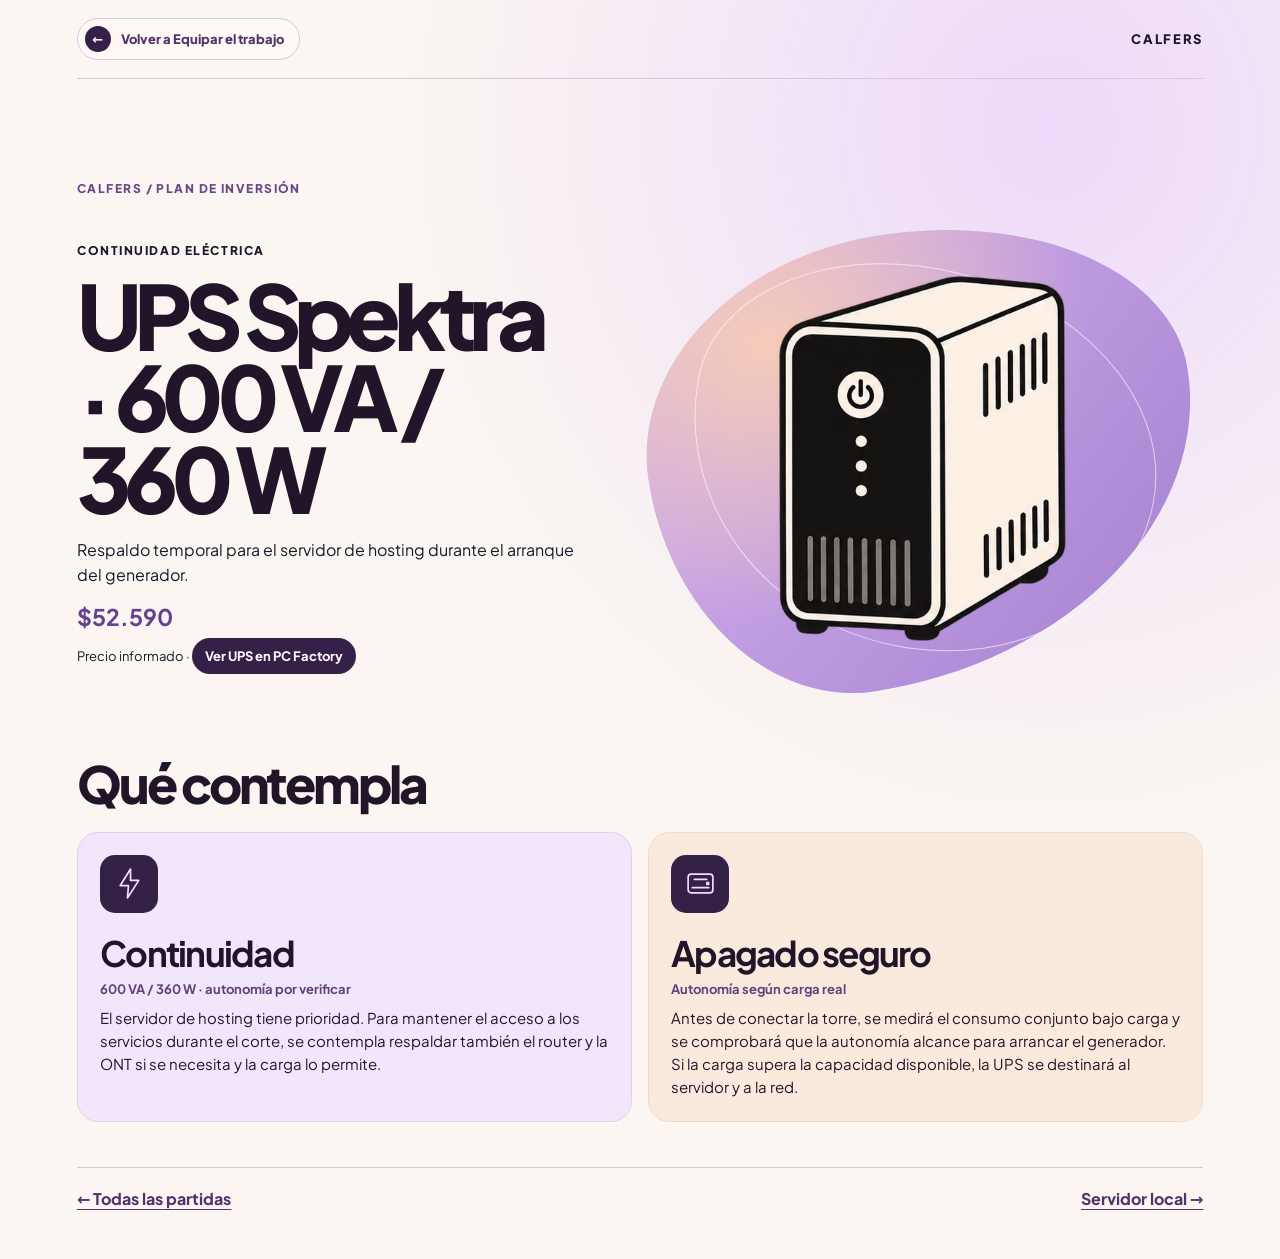
<file: inversion/proteccion-electrica.html>
<!doctype html><html lang="es"><meta charset="utf-8"><meta name="viewport" content="width=device-width, initial-scale=1"><title>UPS Spektra · 600 VA / 360 W · CALFERS</title><link rel="icon" type="image/png" sizes="256x256" href="../assets/calfers-logo.png"><style>
@font-face{font-family:Jakarta;src:url([data-uri]) format('woff2');font-weight:400 800;font-display:swap}
:root{--ink:#201629;--cream:#fbf6f1;--purple:#bfa8f3;--peach:#f2b79a;--acid:#eae2fc}*{box-sizing:border-box}html{scroll-behavior:smooth}body{margin:0;font:16px Jakarta,system-ui,sans-serif;background:var(--cream);color:var(--ink)}h1,h2,h3,p{margin:0}h1,h2{font-weight:800;letter-spacing:-.085em;line-height:.91}h2{font-size:clamp(48px,8vw,125px)}p{line-height:1.55}a{color:inherit}button,input{font:inherit}button{cursor:pointer}a:focus-visible,button:focus-visible,input:focus-visible,summary:focus-visible{outline:3px solid #9b68ea;outline-offset:4px}.wrap{width:min(1380px,88vw);margin:auto}.tag{font-size:12px;letter-spacing:.13em;text-transform:uppercase;font-weight:800}.nav{z-index:30;position:fixed;top:0;left:50%;width:100%;transform:translateX(-50%);display:flex;justify-content:space-between;align-items:center;gap:15px;padding:13px 6vw;color:white;background:#201629d9;backdrop-filter:blur(16px);transition:width .4s,top .4s,border-radius .4s,padding .4s}.nav.float{top:14px;width:min(700px,96vw);padding:7px 14px;border-radius:40px;border:1px solid #ffffff32}.nav.float:hover,.nav.float:focus-within{width:min(810px,97vw)}.brand{display:flex;align-items:center;gap:8px;font-size:14px;font-weight:800;text-decoration:none;letter-spacing:.12em}.brand img{width:29px;height:29px;object-fit:contain;background:var(--cream);border-radius:8px}.links{display:flex;flex-wrap:wrap;gap:4px}.links a{text-decoration:none;padding:7px 9px;border-radius:18px;font-size:12px;font-weight:700}.links a:hover,.links a[aria-current]{background:var(--purple);color:var(--ink)}.progress{position:fixed;z-index:32;inset:0 auto auto 0;height:3px;background:var(--peach);width:0}
.hero{min-height:100svh;background:#201629;color:var(--cream);position:relative;overflow:hidden;display:grid;align-items:center;padding:115px 0 62px;isolation:isolate}.hero .wrap{position:relative;z-index:2}.hero .tag{color:#dfc9ff}.hero h1{font-size:clamp(63px,11.2vw,178px);margin:.14em 0 .22em;max-width:10ch}.hero h1 span{display:block;color:#d8bbff}.hero p{max-width:450px;font-size:clamp(16px,2vw,23px)}.hero small{display:block;margin-top:22px;color:#e5d6ef}.cta{display:inline-block;background:var(--peach);color:var(--ink);padding:13px 19px;border-radius:28px;font-weight:800;text-decoration:none;margin-top:24px}.orb{position:absolute;z-index:-1;right:-7vw;top:9%;width:min(66vw,850px);aspect-ratio:1;border-radius:50%;background:radial-gradient(circle at 32% 28%,#f4bdad 0%,#a87ada 23%,#5c3683 54%,#201629 74%);filter:saturate(120%);transform:translateY(var(--drift,0px)) scale(var(--zoom,1));opacity:.86}.orb:after,.orb:before{content:"";position:absolute;inset:14%;border:1px solid #ffe2eaa0;border-radius:50%;transform:rotate(-32deg) scaleY(.41);animation:ring 12s linear infinite}.orb:after{inset:4%;animation-direction:reverse;animation-duration:19s}@keyframes ring{to{transform:rotate(328deg) scaleY(.41)}}.ticker{display:flex;overflow:hidden;background:var(--peach);padding:14px 0;font-weight:800;white-space:nowrap}.ticker div{flex:none;animation:marquee 23s linear infinite}@keyframes marquee{to{transform:translateX(-50%)}}
.intro{background:#e9ddfa;padding:120px 0 0;overflow:hidden}.intro .wrap{display:grid;grid-template-columns:1.55fr 1fr;align-items:end;gap:6vw}.intro h2{margin:.13em 0}.intro p{max-width:490px}.crowd{height:clamp(180px,27vw,370px);position:relative;overflow:hidden;margin-top:25px}.person{position:absolute;left:0;bottom:0;width:clamp(95px,15vw,190px);height:auto;animation:walk var(--duration) linear infinite;animation-delay:var(--delay)}@keyframes walk{from{transform:translateX(-210px)}to{transform:translateX(calc(100vw + 210px))}}.credit{display:block;text-align:right;padding:5px 6vw 12px;font-size:11px}
.journey{height:460vh;background:#21172c;color:var(--cream);position:relative}.pin{position:sticky;top:0;height:100svh;overflow:hidden;display:grid;align-content:center}.journey-head{display:flex;justify-content:space-between;align-items:center;gap:12px;margin-bottom:15px}.controls{display:flex;gap:6px}.controls button,.scenario button{background:transparent;color:inherit;border:1px solid currentColor;border-radius:30px;padding:8px 13px}.controls button:hover,.scenario button[aria-pressed=true]{background:var(--purple);color:var(--ink);border-color:var(--purple)}.track{display:flex;will-change:transform}.frame{flex:0 0 100vw;padding:0 6vw}.frame article{position:relative;isolation:isolate;overflow:hidden;min-height:min(64vh,570px);padding:clamp(27px,6vw,88px);border-radius:28px;display:grid;align-content:center;color:var(--ink);background:var(--purple)}.frame:nth-child(2) article{background:var(--peach)}.frame:nth-child(3) article{background:#faebde}.frame:nth-child(4) article{background:#dbc3ef}.frame h2{font-size:clamp(48px,8.4vw,128px);margin:12px 0;max-width:10ch}.frame p{max-width:39ch;padding-right:10px}.glyph{position:absolute;z-index:-1;right:-.05em;bottom:-.35em;font-size:clamp(200px,47vw,750px);line-height:1;opacity:.14;font-weight:800;transform:rotate(-16deg)}.dots{display:flex;gap:7px;margin-top:18px}.dots button{width:29px;height:16px;border:0;border-bottom:2px solid #ffffff60;background:none}.dots button[aria-current]{border-color:var(--peach)}
.invest{padding:115px 0;background:var(--cream)}.invest h2,.finance h2,.close h2{margin:.14em 0 .25em}.investment-callout{display:flex;justify-content:space-between;align-items:end;gap:20px;border-block:1px solid #baaabb;padding:22px 0;margin:34px 0 22px}.investment-callout strong{font-size:clamp(36px,7vw,100px);line-height:1;letter-spacing:-.09em}.summary{font-size:14px}.table{overflow:auto;margin:18px 0;border:1px solid #c8bcca;border-radius:16px}table{border-collapse:collapse;width:100%;text-align:left;background:#fffaf8;color:var(--ink)}th,td{padding:12px;border-bottom:1px solid #e4dce6}th{font-size:12px;background:#eee4fb}td{font-size:14px}td small{display:block;margin-top:4px}input{width:110px;padding:8px;border:1px solid #b09ab8;border-radius:8px;color:var(--ink);background:white}details{border-block:1px solid #c8bcca;padding:16px 0;margin:19px 0}summary{cursor:pointer;font-weight:800}.fields{display:flex;flex-wrap:wrap;gap:15px;margin:15px 0}.fields label{display:grid;gap:5px;font-size:13px}.note{font-size:13px;max-width:90ch}
.finance{padding:115px 0;background:#241630;color:#fff2f4}.finance .tag{color:var(--purple)}.scenario{display:flex;flex-wrap:wrap;gap:8px;margin:24px 0}.charts{display:grid;grid-template-columns:1fr 1fr;gap:20px;margin-bottom:18px}.chart{padding:20px 24px 12px;overflow:hidden;border-radius:26px;background:radial-gradient(ellipse at top right,#583b8a,transparent 75%),#281a39;border:1px solid #b09adec0;box-shadow:inset 0 -7px 18px #9973db70}.chart:nth-child(2){background:radial-gradient(ellipse at top right,#723f43,transparent 75%),#281a39;box-shadow:inset 0 -7px 18px #e79e7c75}.chart strong{display:block;font-size:clamp(28px,5.5vw,82px);letter-spacing:-.085em}.chart canvas{width:100%;height:130px;display:block}.chart small{color:#f1daf9}.close{padding:110px 0 0;background:var(--peach);overflow:hidden}.checklist{display:grid;grid-template-columns:repeat(2,1fr);gap:1px;background:#a66d64;border-block:1px solid #a66d64;margin-top:35px}.checklist article{background:var(--peach);padding:22px}.checklist p{margin-top:7px}.footer{margin-top:75px;position:relative;background:#352047;color:#fcf1fc;padding:40px 6vw 0;overflow:hidden}.footer .word{font-weight:800;display:block;font-size:21vw;letter-spacing:-.105em;line-height:.88;margin-top:68px}.sticker{position:absolute;bottom:12%;left:var(--x);padding:.55em .85em;color:var(--ink);background:var(--bg);border:4px solid white;border-radius:30px;font-weight:800;text-decoration:none;transform:rotate(var(--r)) scale(.2);opacity:0;transition:transform .6s cubic-bezier(.16,1.65,.48,1),opacity .4s;transition-delay:var(--delay)}.footer.seen .sticker{opacity:1;transform:rotate(var(--r)) scale(1)}.footer.seen .sticker:hover{transform:rotate(0) scale(1.12);transition-delay:0s}.enter{opacity:0;transform:translateY(38px);transition:opacity .6s,transform .7s cubic-bezier(.2,.8,.25,1)}.enter.seen{opacity:1;transform:none}
@media(max-width:720px){.nav{padding:8px 3vw}.nav,.nav.float{gap:4px}.brand{font-size:10px;letter-spacing:.03em}.brand img{width:21px;height:21px}.links{justify-content:flex-end}.links a{font-size:10px;padding:5px}.intro .wrap,.charts,.checklist{grid-template-columns:1fr}.hero h1{font-size:clamp(56px,13vw,85px)}.orb{width:100vw;right:-29vw;top:24%}.intro,.invest,.finance,.close{padding-top:82px}.journey-head .tag{font-size:10px}td:first-child{min-width:175px}.frame article{min-height:59vh}.sticker{font-size:11px;bottom:7%;border-width:2px}}@media(prefers-reduced-motion:reduce){html{scroll-behavior:auto}*,*:before,*:after{animation:none!important;transition:none!important}.enter{opacity:1;transform:none}.person{left:var(--still)}.journey{height:auto}.pin{position:static;height:auto;padding:70px 0;overflow:visible}.track{display:grid;gap:18px;transform:none!important}.frame article{min-height:280px}.controls,.dots{display:none}.sticker{opacity:1;transform:rotate(var(--r))}}

.hero .tag,.hero h1,.hero p,.hero .cta,.hero small{animation:hero-in .85s cubic-bezier(.2,.75,.2,1) both}
.hero h1{animation-delay:.1s}.hero p{animation-delay:.23s}.hero .cta{animation-delay:.34s}.hero small{animation-delay:.44s}
@keyframes hero-in{from{opacity:0;translate:0 36px;filter:blur(6px)}to{opacity:1;translate:none;filter:none}}
.frame:nth-child(2) article{align-content:end;justify-items:end;text-align:right;background:radial-gradient(ellipse at 22% 36%,#e9a284,transparent 53%),#f5ccb8}
.frame:nth-child(2) .glyph{left:0;right:auto;bottom:-.25em;transform:rotate(13deg)}
.frame:nth-child(3) article{align-content:start;background:repeating-linear-gradient(135deg,transparent 0 40px,#b889b20e 40px 41px),#faebde}
.frame:nth-child(3) h2{max-width:12ch}.frame:nth-child(3) .glyph{bottom:-.43em;right:.03em;transform:rotate(-6deg)}
.frame:nth-child(4) article{text-align:center;justify-items:center;background:radial-gradient(circle at 50% 50%,#e9dafa 0%,#c1a4ed 100%)}
.frame:nth-child(4) .glyph{right:50%;bottom:50%;transform:translate(50%,50%);opacity:.10}
.frame article{transform:scale(var(--scene-scale,1));transition:transform .15s linear}

.logo-toggle{display:none;background:none;border:0;padding:0}.logo-toggle img{width:42px;height:42px;display:block;border-radius:50%;background:#fbf6f1;object-fit:contain}.nav.float{height:54px;width:54px;border-radius:30px;padding:5px;gap:0;overflow:hidden}.nav.float .brand,.nav.float:not(.open) .links{display:none}.nav.float .logo-toggle{display:block;flex:none}.nav.float:not(.open):hover,.nav.float:not(.open):focus-within{width:54px}.nav.float.open{width:min(700px,96vw);min-height:54px;height:auto;gap:8px;padding-right:10px}.nav.float.open .links{flex:1;justify-content:center}
.flow{position:absolute;inset:0;z-index:-1;overflow:hidden;background:#261b36}.flow:before,.flow:after{content:"";position:absolute;inset:-65% -25%;background:repeating-linear-gradient(124deg,transparent 0 10%,#9767d733 12%,#debbf779 14%,#b987dc08 18%,transparent 23%);filter:blur(24px);animation:stream 11s ease-in-out infinite alternate}.flow:after{background:linear-gradient(100deg,#201629f5 23%,transparent 80%),repeating-linear-gradient(148deg,transparent 0 15%,#f4ad994d 18%,transparent 24%);animation-duration:19s;animation-direction:alternate-reverse;filter:blur(12px)}@keyframes stream{from{transform:translate(15%,-12%) skewX(-9deg)}to{transform:translate(-8%,19%) skewX(8deg)}}.hero h1,.hero p{text-shadow:0 4px 25px #201629aa}
.crowd{height:clamp(220px,34vw,490px);isolation:isolate}.lane{position:absolute;left:0;bottom:0;display:flex;width:max-content;animation:walk-lane 48s linear infinite;animation-delay:-13s}.lane-0{bottom:32%;z-index:1}.lane-1{bottom:14%;z-index:2;animation-direction:reverse;animation-duration:40s;animation-delay:-11s}.lane-2{z-index:3;animation-duration:33s;animation-delay:-8s}.person{position:static;flex:none;width:clamp(110px,16vw,216px);height:auto;margin-right:clamp(-54px,-4vw,-24px);transform-origin:50% 100%;animation:step var(--step) ease-in-out infinite;animation-delay:var(--phase)}.lane-0 .person{width:clamp(85px,14vw,185px)}.lane-1 .person{scale:-1 1}.lane-2 .person{width:clamp(115px,17vw,232px)}@keyframes walk-lane{to{transform:translateX(-50%)}}@keyframes step{0%,100%{transform:translateY(4px) rotate(-1.8deg)}50%{transform:translateY(-9px) rotate(1.5deg)}}
.projects{padding:90px 0;background:#e9ddfa}.projects h2{margin:.15em 0 .35em}.projects-grid{display:grid;grid-template-columns:repeat(4,minmax(0,1fr));gap:14px;margin-bottom:23px}.projects-grid article{padding:24px;min-height:155px;background:#fbf6f1;border-radius:22px}.projects-grid article:nth-child(even){background:#f7d9c4}.projects-grid h3{margin:8px 0;font-size:clamp(19px,2.3vw,32px);letter-spacing:-.05em}.projects-grid small{color:#5d427a;font-weight:800}.projects-grid p{font-size:14px}
.table-value{font-weight:750;white-space:nowrap;font-variant-numeric:tabular-nums}.invest .table{border:0;box-shadow:0 12px 32px #3a22431c}.invest table th{background:#352047;color:#fbf6f1;padding:17px 18px}.invest table td{padding:15px 18px}.invest tbody tr:nth-child(even){background:#f2e9fa}.invest table td:last-child,.invest table th:last-child{text-align:right}.invest .summary{color:#654584;font-weight:800}
@media(max-width:720px){.projects-grid{grid-template-columns:1fr 1fr}.projects-grid article{padding:15px}.nav:not(.float) .brand{display:none}.nav:not(.float) .links{margin:auto}.nav.float.open .links a{padding:4px}.invest table td,.invest table th{padding:10px}}

.nav:not(.float){background:transparent;backdrop-filter:none}.brand img,.logo-toggle img{background:none;border-radius:0;filter:brightness(0) invert(1)}.nav.float{background:#271b34e8;border-radius:14px}.nav.float.open{border-radius:26px}.hero .wrap{padding-bottom:55px}.hero h1{margin-top:0}.hero p{max-width:36ch}
.wave{position:absolute;bottom:-1px;left:0;width:100%;height:clamp(29px,6vw,106px);display:block;pointer-events:none;z-index:8}.wave-section{position:relative}.hero .wave{z-index:4}
.intro{padding-top:clamp(105px,12vw,190px)}.crowd{margin-top:52px;height:clamp(235px,33vw,485px)}.lane-0{bottom:24%;animation-direction:reverse}.lane-1{bottom:8%;animation-direction:normal}.lane-2{bottom:-4%;animation-direction:reverse}.person{margin-right:clamp(-91px,-6vw,-44px)}
.projects{background:#f2e8fb;padding:clamp(100px,13vw,195px) 0 clamp(125px,15vw,220px)}.projects h2{max-width:10ch;margin-bottom:.4em}.projects-grid{grid-template-columns:repeat(2,minmax(0,1fr));gap:18px}.projects-grid article{min-height:clamp(190px,22vw,330px);position:relative;overflow:hidden;isolation:isolate;display:flex;flex-direction:column;justify-content:flex-end;padding:clamp(20px,4vw,55px)}.projects-grid article:before{content:attr(data-mark);position:absolute;right:4%;top:-20%;font-size:clamp(105px,22vw,340px);font-weight:800;letter-spacing:-.15em;color:#6b45991d;z-index:-1;transform:translateY(40px) rotate(-13deg);transition:transform 1s cubic-bezier(.18,.75,.18,1)}.projects-grid article.seen:before{transform:translateY(0) rotate(-8deg)}.projects-grid article:nth-child(3){background:#dcc7f4}.projects-grid article:nth-child(4){background:#eec3b4}.projects-grid h3{font-size:clamp(24px,4.7vw,68px);line-height:1.02}.project-reveal{opacity:0;transform:translateY(40px);transition:opacity .65s,transform .75s}.project-reveal.seen{opacity:1;transform:none}
.invest,.finance{padding:clamp(100px,12vw,185px) 0 clamp(120px,14vw,200px)}.close{padding:clamp(95px,13vw,190px) 0 clamp(110px,14vw,190px)}.timeline{display:grid;grid-template-columns:1fr .82fr;gap:8vw;align-items:start}.timeline-title{position:sticky;top:22vh}.timeline-title h2{max-width:8ch}.phases{position:relative;display:grid;gap:37px;padding-left:23px}.phase-line{position:absolute;left:0;top:10px;bottom:32px;width:3px;background:#a5666947}.phase-line:before{content:"";display:block;background:#55316c;height:var(--fill,0%);transition:height .15s linear}.phase{min-height:clamp(215px,36vh,360px);border-top:1px solid #a5666966;padding:20px 0;display:flex;flex-direction:column;justify-content:center}.phase small{font-weight:800;color:#634170}.phase h3{font-size:clamp(32px,5.3vw,76px);letter-spacing:-.08em;margin:8px 0}.phase p{max-width:36ch}
.site-footer{background:#352047;color:#fbf6f1;padding:85px 0 24px}.footer-main{display:grid;grid-template-columns:1.4fr .75fr 1fr;gap:25px;padding-bottom:48px}.footer-brand{font-size:clamp(25px,5vw,65px);letter-spacing:-.08em}.footer-main nav{display:grid;align-content:start;gap:10px}.footer-main p{margin-top:8px;max-width:32ch}.footer-bottom{border-top:1px solid #fbf6f14a;padding-top:19px;display:flex;justify-content:space-between;gap:14px;flex-wrap:wrap;font-size:12px;color:#eadbf4}
@media(max-width:720px){.timeline,.footer-main{grid-template-columns:1fr}.timeline-title{position:static}.projects-grid article{min-height:165px}.crowd{margin-top:26px}}
@media(prefers-reduced-motion:reduce){.project-reveal{opacity:1;transform:none}}
.nav.float:not(.open){background:transparent;border-color:transparent;backdrop-filter:none}.nav.float:not(.open) .logo-toggle img{filter:brightness(0) invert(1)}.chart-labels{display:grid;grid-template-columns:repeat(3,1fr);padding:0 14px 6px calc(33.33% + 4px);grid-template-columns:auto auto auto;justify-content:space-between;gap:5px;font-size:clamp(8px,1vw,11px);color:#eedcf4}.chart-labels span:last-child{text-align:right}@media(max-width:720px){.chart-labels{padding-left:16%;padding-right:0}}.project-visit{align-self:flex-start;margin-top:13px;background:#352047;color:#fff4fc;padding:8px 12px;border-radius:17px;text-decoration:none;font-size:13px;font-weight:750}.project-visit:hover{background:#6f53c4}.part-open{padding:0;border:0;background:transparent;color:#51346e;text-align:left;font-weight:800;text-decoration:underline;text-underline-offset:4px}.part-dialog{width:min(1120px,94vw);max-height:90dvh;padding:0;border:0;border-radius:27px;color:#211629;background:#fbf6f1;box-shadow:0 25px 120px #130d22a0}.part-dialog[open]{animation:part-enter .5s cubic-bezier(.16,.8,.24,1) both}.part-dialog::backdrop{background:#211629be;backdrop-filter:blur(7px)}body:has(.part-dialog[open]){overflow:hidden}@keyframes part-enter{from{opacity:0;transform:scale(.78)}to{opacity:1;transform:none}}.part-page{padding:clamp(19px,5vw,62px)}.part-top{display:flex;justify-content:space-between;align-items:center;gap:12px;margin-bottom:35px;font-size:12px;font-weight:800}.part-top button{background:#352047;color:white;border:0;border-radius:25px;padding:10px 14px}.part-intro{display:grid;grid-template-columns:1.1fr 1fr;gap:28px;align-items:center}.part-intro h2{font-size:clamp(37px,6vw,80px);margin:12px 0 16px}.part-intro strong{display:block;margin-top:14px;font-size:23px;color:#644194}.part-intro a{display:inline-block;margin-top:7px}.device-card{min-height:230px;background:radial-gradient(ellipse at 65% 10%,#ab81db,#3b2255 60%,#261831);border-radius:22px;display:grid;place-content:center;justify-items:center;gap:14px;color:#f3e4fc}.device-card span{font-size:12px;font-weight:800;letter-spacing:.24em}.device{width:92px;height:132px;border:2px solid #dcbdf7;border-radius:12px;padding:12px;display:grid;gap:8px;background:#2c1a45;box-shadow:10px 12px #1b102b82,inset 0 0 24px #9f65c481;transform:perspective(600px) rotateY(-17deg) rotateX(6deg)}.device i{display:block;border-radius:5px;background:linear-gradient(90deg,#f4a886 0 10%,#704a9c 10% 90%,#ab79d3 90%)}[data-kind=MONITOR] .device{width:155px;height:91px;border-bottom-width:9px}[data-kind=SSD] .device,[data-kind=KIT] .device{width:143px;height:57px}[data-kind=SERVER] .device{width:140px}[data-kind=DEV] .device,[data-kind=WEB] .device,[data-kind=MARCA] .device{width:140px;height:103px}.part-specs{display:grid;grid-template-columns:1fr 1fr;gap:12px;margin-top:30px}.part-specs article{padding:17px;background:#eee3fa;border-radius:14px}.part-specs h3{margin-bottom:5px}.part-specs p{font-size:14px}@media(max-width:640px){.part-intro,.part-specs{grid-template-columns:1fr}.device-card{min-height:190px}}
.part-open{display:inline-block}.purchase-portal{position:fixed;inset:0;z-index:100;overflow:hidden;pointer-events:none;isolation:isolate}.purchase-portal .portal-dark{position:absolute;inset:0;background:radial-gradient(circle at var(--x) var(--y),#170b23 0%,#21102d 34%,#432762 67%,#a77dce 100%);clip-path:circle(0px at var(--x) var(--y));animation:portal-open .82s cubic-bezier(.5,.05,.88,.38) forwards}.purchase-portal b{position:absolute;left:var(--x);top:var(--y);white-space:nowrap;color:white;font:800 var(--size) Jakarta,system-ui;letter-spacing:-.06em;animation:portal-name .81s cubic-bezier(.6,.01,.86,.32) both;transform-origin:center}.purchase-portal .halo{position:absolute;left:var(--x);top:var(--y);width:70px;aspect-ratio:1;border:1px solid #e6c8ff90;border-radius:50%;box-shadow:0 0 36px #c980f0;animation:portal-halo .82s ease-in both}@keyframes portal-open{to{clip-path:circle(155vmax at var(--x) var(--y))}}@keyframes portal-name{0%{transform:translate(-50%,-50%) scale(1);opacity:0}14%{opacity:1}70%{opacity:1}100%{transform:translate(-50%,-50%) scale(58);opacity:0}}@keyframes portal-halo{from{transform:translate(-50%,-50%) scale(.25);opacity:0}35%{opacity:1}to{transform:translate(-50%,-50%) scale(30);opacity:0}}
.detail-body{background:#fbf6f1;color:#211629}.detail-nav{display:flex;justify-content:space-between;align-items:center;gap:10px;padding:24px 0;border-bottom:1px solid #d5c7dd;font-weight:800}.detail-back,.detail-end a{color:#51346e;text-underline-offset:4px}.detail-main{padding:clamp(30px,8vw,105px) 0 50px;animation:detail-arrive .65s cubic-bezier(.2,.75,.2,1) both}.detail-main h1{font-size:clamp(52px,8vw,113px);margin:16px 0 20px}.detail-main .device-card{min-height:clamp(230px,33vw,465px)}.detail-main .device{scale:1.23}.detail-specs{margin-top:65px}.detail-specs h2{font-size:clamp(29px,4vw,63px)}.detail-end{border-top:1px solid #d5c7dd;margin-top:45px;padding-top:20px;display:flex;flex-wrap:wrap;justify-content:space-between;gap:14px;font-weight:750}@keyframes detail-arrive{from{opacity:0;transform:scale(.94) translateY(16px)}to{opacity:1;transform:none}}
@media(prefers-reduced-motion:reduce){.detail-main{animation:none}}
.detail-body{background:radial-gradient(ellipse at 82% 10%,#ecdafa,transparent 44%),#fbf6f1}.detail-nav{padding:18px 0}.detail-back{display:flex;align-items:center;gap:10px;background:#fff9f6;border:1px solid #d8c8e5;border-radius:25px;padding:7px 15px 7px 7px;text-decoration:none;font-size:13px}.detail-back b{display:grid;place-items:center;background:#352047;color:white;border-radius:50%;width:26px;height:26px}.detail-nav a:last-child{text-decoration:none;letter-spacing:.13em;font-size:13px}.detail-kicker{font-size:12px;color:#674987;font-weight:800;letter-spacing:.12em;text-transform:uppercase;margin-bottom:25px}.detail-main .part-intro{grid-template-columns:1fr 1.12fr;gap:clamp(14px,5vw,70px)}.detail-main h1{font-size:clamp(45px,7vw,105px);max-width:11ch;overflow-wrap:break-word}.illustration{position:relative;isolation:isolate;display:grid;place-items:center;margin:0;min-height:clamp(260px,37vw,490px)}.illustration:before,.illustration:after{content:"";position:absolute;z-index:-1}.illustration:before{inset:2% 1% 3%;background:radial-gradient(ellipse at 25% 20%,#f5cbb7,transparent 55%),linear-gradient(136deg,#d7b4f1,#a480cf);border-radius:48% 52% 65% 35% / 46% 40% 60% 54%;transform:rotate(-9deg)}.illustration:after{inset:10% 8%;border:1px solid #fff9;border-radius:46% 54% 48% 52% / 40% 50% 50% 60%;transform:rotate(11deg)}.illustration svg{width:92%;filter:drop-shadow(8px 15px 13px #40265666);animation:detail-arrive .8s .12s both}.part-specs{gap:17px}.part-specs article{padding:0 22px 22px;background:#f4eafa;border:1px solid #e1d1ee;overflow:hidden}.spec-art{height:123px;margin:0 -22px 15px;background:radial-gradient(ellipse at center,#e0c3f1,#efe4f8);display:grid;place-items:center}.spec-art svg{height:121px;width:169px}.detail-specs h2{letter-spacing:-.06em}@media(max-width:680px){.detail-main .part-intro{grid-template-columns:1fr}.detail-main h1{max-width:100%}.illustration svg{max-height:300px}}.component-grid{display:grid;grid-template-columns:repeat(2,minmax(0,1fr));gap:16px;margin-top:25px}.component-card{padding:22px;border-radius:21px;background:#f2e7fa;border:1px solid #dfd0eb}.component-card:nth-child(even){background:#faeade;border-color:#efdbcc}.component-icon{width:58px;height:58px;background:#332146;color:#f4ddff;display:grid;place-items:center;border-radius:15px;margin-bottom:18px}.component-icon svg{width:33px;height:33px}.component-card h3{font-size:clamp(22px,3vw,35px);letter-spacing:-.05em}.component-card strong{display:block;color:#61417e;font-size:13px;margin:6px 0 9px}.component-card p{max-width:52ch;font-size:15px}.detail-specs>p{margin-top:13px}.detail-main .parts-art{width:100%;max-height:none}.detail-main .illustration{position:relative}.parts-caption{display:flex;flex-wrap:wrap;justify-content:center;gap:6px;position:relative;margin-top:-30px}.parts-caption span{background:#fbf6f1;color:#38244c;padding:5px 8px;border-radius:14px;font-size:11px;font-weight:800}.detail-main .part-intro a{background:#352047;color:#fff5fc;border-radius:20px;padding:8px 13px;font-size:13px;text-decoration:none;font-weight:750}@media(max-width:680px){.component-grid{grid-template-columns:1fr}.parts-caption{margin-top:0}}</style><link rel="stylesheet" href="../assets/fichas/ilustraciones.css"><body class="detail-body"><header class="detail-nav wrap"><a class="detail-back" href="../CALFERS.html#compras"><b aria-hidden="true">←</b> Volver a Equipar el trabajo</a><a href="../CALFERS.html">CALFERS</a></header><main class="detail-main wrap"><div class="detail-kicker">CALFERS / Plan de inversión</div><section class="part-intro"><div><div class="tag">Continuidad eléctrica</div><h1>UPS Spektra · 600 VA / 360 W</h1><p>Respaldo temporal para el servidor de hosting durante el arranque del generador.</p><strong>$52.590</strong><p class="note">Precio informado · <a href="https://www.pcfactory.cl/producto/29208-spektra-ups-600va-360w-interactiva" target="_blank" rel="noopener">Ver UPS en PC Factory</a></p></div><figure class="illustration"><img class="detail-drawing" src="../assets/fichas/proteccion-electrica.webp" alt="UPS de escritorio con botón de encendido e indicadores." decoding="async"></figure></section><section class="detail-specs"><h2>Qué contempla</h2><div class="component-grid"><article class="component-card"><div class="component-icon"><svg viewBox="0 0 32 32" fill="none" stroke="currentColor" stroke-width="1.65" stroke-linecap="round" stroke-linejoin="round" aria-hidden="true"><path d="M17 2 7 18h8l-1 12 11-17h-8z"/></svg></div><h3>Continuidad</h3><strong>600 VA / 360 W · autonomía por verificar</strong><p>El servidor de hosting tiene prioridad. Para mantener el acceso a los servicios durante el corte, se contempla respaldar también el router y la ONT si se necesita y la carga lo permite.</p></article><article class="component-card"><div class="component-icon"><svg viewBox="0 0 32 32" fill="none" stroke="currentColor" stroke-width="1.65" stroke-linecap="round" stroke-linejoin="round" aria-hidden="true"><rect x="4" y="7" width="24" height="18" rx="3"/><path d="M8 20h16m-14-8h12"/><circle cx="23" cy="16" r="1"/></svg></div><h3>Apagado seguro</h3><strong>Autonomía según carga real</strong><p>Antes de conectar la torre, se medirá el consumo conjunto bajo carga y se comprobará que la autonomía alcance para arrancar el generador. Si la carga supera la capacidad disponible, la UPS se destinará al servidor y a la red.</p></article></div></section><nav class="detail-end" aria-label="Partidas"><a href="../CALFERS.html#compras">← Todas las partidas</a><a href="servidor-local.html">Servidor local →</a></nav></main><link rel="stylesheet" href="../assets/responsive.css?v=20261118"></body></html>
</file>
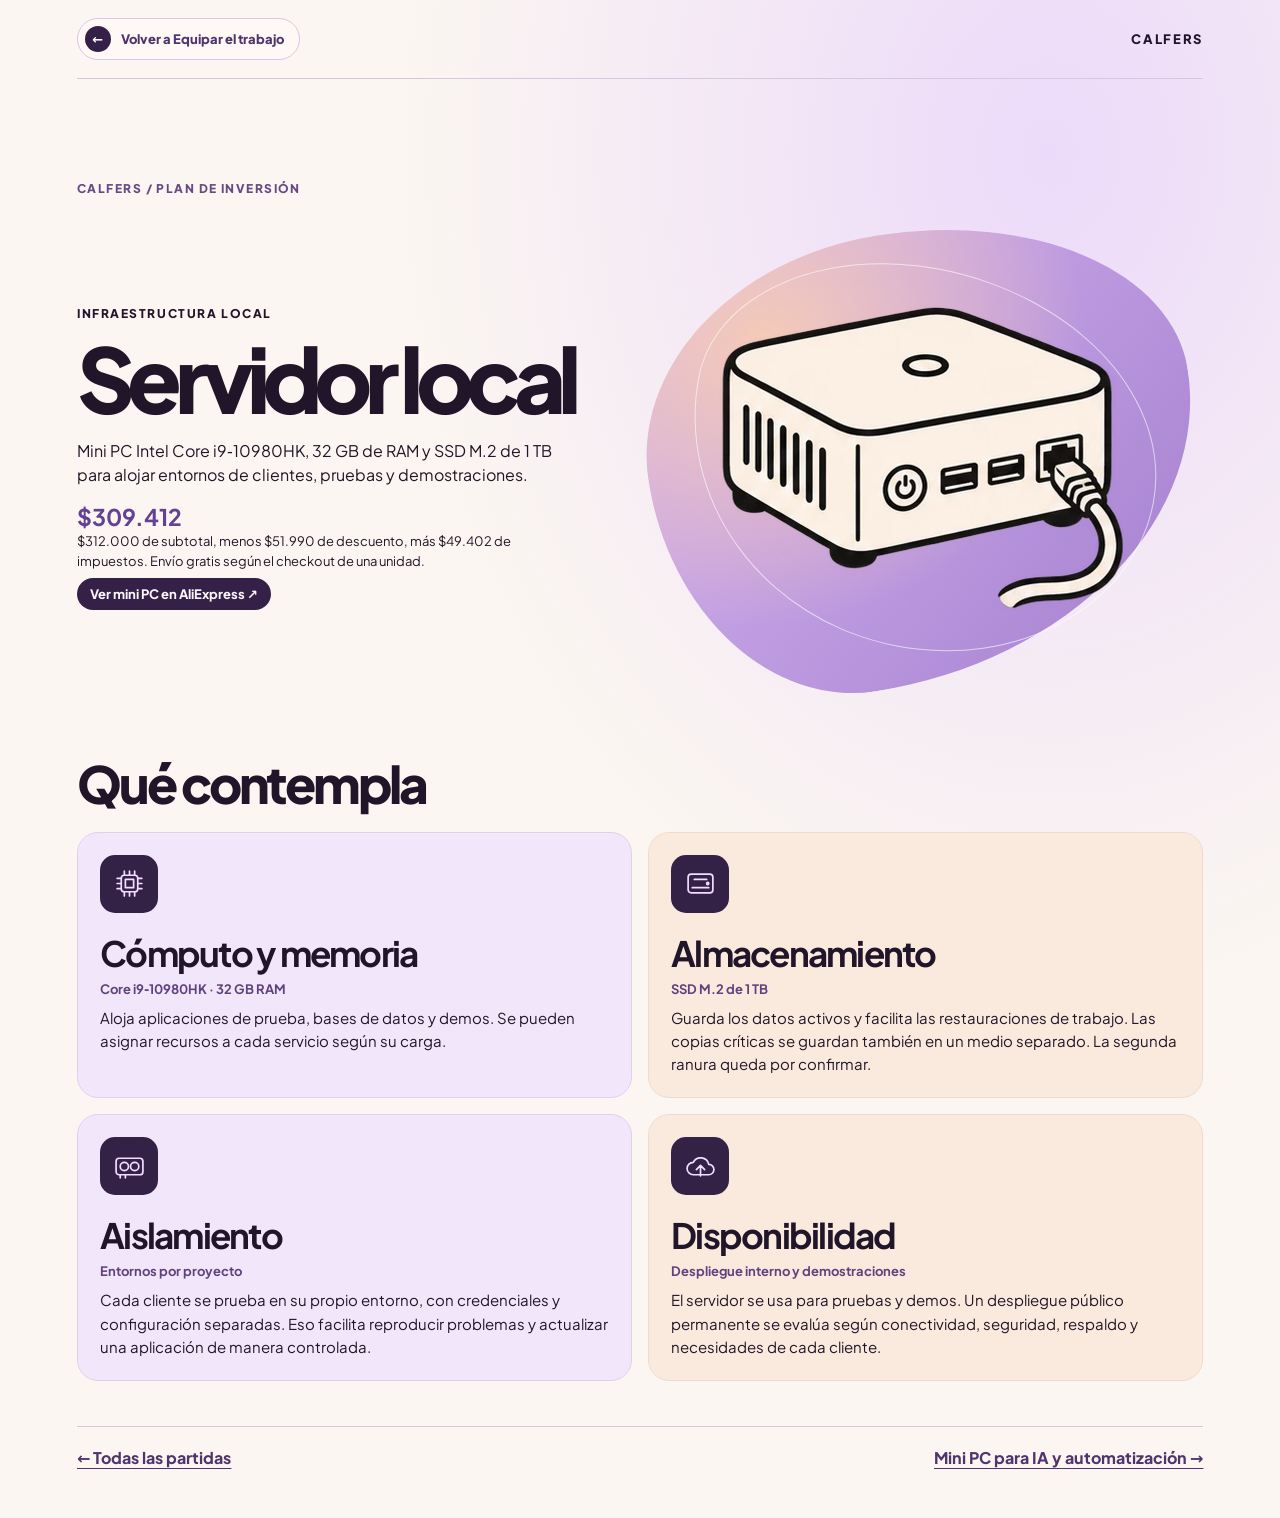
<file: inversion/servidor-local.html>
<!doctype html><html lang="es"><meta charset="utf-8"><meta name="viewport" content="width=device-width, initial-scale=1"><title>Servidor local · CALFERS</title><link rel="icon" type="image/png" sizes="256x256" href="../assets/calfers-logo.png"><style>
@font-face{font-family:Jakarta;src:url([data-uri]) format('woff2');font-weight:400 800;font-display:swap}
:root{--ink:#201629;--cream:#fbf6f1;--purple:#bfa8f3;--peach:#f2b79a;--acid:#eae2fc}*{box-sizing:border-box}html{scroll-behavior:smooth}body{margin:0;font:16px Jakarta,system-ui,sans-serif;background:var(--cream);color:var(--ink)}h1,h2,h3,p{margin:0}h1,h2{font-weight:800;letter-spacing:-.085em;line-height:.91}h2{font-size:clamp(48px,8vw,125px)}p{line-height:1.55}a{color:inherit}button,input{font:inherit}button{cursor:pointer}a:focus-visible,button:focus-visible,input:focus-visible,summary:focus-visible{outline:3px solid #9b68ea;outline-offset:4px}.wrap{width:min(1380px,88vw);margin:auto}.tag{font-size:12px;letter-spacing:.13em;text-transform:uppercase;font-weight:800}.nav{z-index:30;position:fixed;top:0;left:50%;width:100%;transform:translateX(-50%);display:flex;justify-content:space-between;align-items:center;gap:15px;padding:13px 6vw;color:white;background:#201629d9;backdrop-filter:blur(16px);transition:width .4s,top .4s,border-radius .4s,padding .4s}.nav.float{top:14px;width:min(700px,96vw);padding:7px 14px;border-radius:40px;border:1px solid #ffffff32}.nav.float:hover,.nav.float:focus-within{width:min(810px,97vw)}.brand{display:flex;align-items:center;gap:8px;font-size:14px;font-weight:800;text-decoration:none;letter-spacing:.12em}.brand img{width:29px;height:29px;object-fit:contain;background:var(--cream);border-radius:8px}.links{display:flex;flex-wrap:wrap;gap:4px}.links a{text-decoration:none;padding:7px 9px;border-radius:18px;font-size:12px;font-weight:700}.links a:hover,.links a[aria-current]{background:var(--purple);color:var(--ink)}.progress{position:fixed;z-index:32;inset:0 auto auto 0;height:3px;background:var(--peach);width:0}
.hero{min-height:100svh;background:#201629;color:var(--cream);position:relative;overflow:hidden;display:grid;align-items:center;padding:115px 0 62px;isolation:isolate}.hero .wrap{position:relative;z-index:2}.hero .tag{color:#dfc9ff}.hero h1{font-size:clamp(63px,11.2vw,178px);margin:.14em 0 .22em;max-width:10ch}.hero h1 span{display:block;color:#d8bbff}.hero p{max-width:450px;font-size:clamp(16px,2vw,23px)}.hero small{display:block;margin-top:22px;color:#e5d6ef}.cta{display:inline-block;background:var(--peach);color:var(--ink);padding:13px 19px;border-radius:28px;font-weight:800;text-decoration:none;margin-top:24px}.orb{position:absolute;z-index:-1;right:-7vw;top:9%;width:min(66vw,850px);aspect-ratio:1;border-radius:50%;background:radial-gradient(circle at 32% 28%,#f4bdad 0%,#a87ada 23%,#5c3683 54%,#201629 74%);filter:saturate(120%);transform:translateY(var(--drift,0px)) scale(var(--zoom,1));opacity:.86}.orb:after,.orb:before{content:"";position:absolute;inset:14%;border:1px solid #ffe2eaa0;border-radius:50%;transform:rotate(-32deg) scaleY(.41);animation:ring 12s linear infinite}.orb:after{inset:4%;animation-direction:reverse;animation-duration:19s}@keyframes ring{to{transform:rotate(328deg) scaleY(.41)}}.ticker{display:flex;overflow:hidden;background:var(--peach);padding:14px 0;font-weight:800;white-space:nowrap}.ticker div{flex:none;animation:marquee 23s linear infinite}@keyframes marquee{to{transform:translateX(-50%)}}
.intro{background:#e9ddfa;padding:120px 0 0;overflow:hidden}.intro .wrap{display:grid;grid-template-columns:1.55fr 1fr;align-items:end;gap:6vw}.intro h2{margin:.13em 0}.intro p{max-width:490px}.crowd{height:clamp(180px,27vw,370px);position:relative;overflow:hidden;margin-top:25px}.person{position:absolute;left:0;bottom:0;width:clamp(95px,15vw,190px);height:auto;animation:walk var(--duration) linear infinite;animation-delay:var(--delay)}@keyframes walk{from{transform:translateX(-210px)}to{transform:translateX(calc(100vw + 210px))}}.credit{display:block;text-align:right;padding:5px 6vw 12px;font-size:11px}
.journey{height:460vh;background:#21172c;color:var(--cream);position:relative}.pin{position:sticky;top:0;height:100svh;overflow:hidden;display:grid;align-content:center}.journey-head{display:flex;justify-content:space-between;align-items:center;gap:12px;margin-bottom:15px}.controls{display:flex;gap:6px}.controls button,.scenario button{background:transparent;color:inherit;border:1px solid currentColor;border-radius:30px;padding:8px 13px}.controls button:hover,.scenario button[aria-pressed=true]{background:var(--purple);color:var(--ink);border-color:var(--purple)}.track{display:flex;will-change:transform}.frame{flex:0 0 100vw;padding:0 6vw}.frame article{position:relative;isolation:isolate;overflow:hidden;min-height:min(64vh,570px);padding:clamp(27px,6vw,88px);border-radius:28px;display:grid;align-content:center;color:var(--ink);background:var(--purple)}.frame:nth-child(2) article{background:var(--peach)}.frame:nth-child(3) article{background:#faebde}.frame:nth-child(4) article{background:#dbc3ef}.frame h2{font-size:clamp(48px,8.4vw,128px);margin:12px 0;max-width:10ch}.frame p{max-width:39ch;padding-right:10px}.glyph{position:absolute;z-index:-1;right:-.05em;bottom:-.35em;font-size:clamp(200px,47vw,750px);line-height:1;opacity:.14;font-weight:800;transform:rotate(-16deg)}.dots{display:flex;gap:7px;margin-top:18px}.dots button{width:29px;height:16px;border:0;border-bottom:2px solid #ffffff60;background:none}.dots button[aria-current]{border-color:var(--peach)}
.invest{padding:115px 0;background:var(--cream)}.invest h2,.finance h2,.close h2{margin:.14em 0 .25em}.investment-callout{display:flex;justify-content:space-between;align-items:end;gap:20px;border-block:1px solid #baaabb;padding:22px 0;margin:34px 0 22px}.investment-callout strong{font-size:clamp(36px,7vw,100px);line-height:1;letter-spacing:-.09em}.summary{font-size:14px}.table{overflow:auto;margin:18px 0;border:1px solid #c8bcca;border-radius:16px}table{border-collapse:collapse;width:100%;text-align:left;background:#fffaf8;color:var(--ink)}th,td{padding:12px;border-bottom:1px solid #e4dce6}th{font-size:12px;background:#eee4fb}td{font-size:14px}td small{display:block;margin-top:4px}input{width:110px;padding:8px;border:1px solid #b09ab8;border-radius:8px;color:var(--ink);background:white}details{border-block:1px solid #c8bcca;padding:16px 0;margin:19px 0}summary{cursor:pointer;font-weight:800}.fields{display:flex;flex-wrap:wrap;gap:15px;margin:15px 0}.fields label{display:grid;gap:5px;font-size:13px}.note{font-size:13px;max-width:90ch}
.finance{padding:115px 0;background:#241630;color:#fff2f4}.finance .tag{color:var(--purple)}.scenario{display:flex;flex-wrap:wrap;gap:8px;margin:24px 0}.charts{display:grid;grid-template-columns:1fr 1fr;gap:20px;margin-bottom:18px}.chart{padding:20px 24px 12px;overflow:hidden;border-radius:26px;background:radial-gradient(ellipse at top right,#583b8a,transparent 75%),#281a39;border:1px solid #b09adec0;box-shadow:inset 0 -7px 18px #9973db70}.chart:nth-child(2){background:radial-gradient(ellipse at top right,#723f43,transparent 75%),#281a39;box-shadow:inset 0 -7px 18px #e79e7c75}.chart strong{display:block;font-size:clamp(28px,5.5vw,82px);letter-spacing:-.085em}.chart canvas{width:100%;height:130px;display:block}.chart small{color:#f1daf9}.close{padding:110px 0 0;background:var(--peach);overflow:hidden}.checklist{display:grid;grid-template-columns:repeat(2,1fr);gap:1px;background:#a66d64;border-block:1px solid #a66d64;margin-top:35px}.checklist article{background:var(--peach);padding:22px}.checklist p{margin-top:7px}.footer{margin-top:75px;position:relative;background:#352047;color:#fcf1fc;padding:40px 6vw 0;overflow:hidden}.footer .word{font-weight:800;display:block;font-size:21vw;letter-spacing:-.105em;line-height:.88;margin-top:68px}.sticker{position:absolute;bottom:12%;left:var(--x);padding:.55em .85em;color:var(--ink);background:var(--bg);border:4px solid white;border-radius:30px;font-weight:800;text-decoration:none;transform:rotate(var(--r)) scale(.2);opacity:0;transition:transform .6s cubic-bezier(.16,1.65,.48,1),opacity .4s;transition-delay:var(--delay)}.footer.seen .sticker{opacity:1;transform:rotate(var(--r)) scale(1)}.footer.seen .sticker:hover{transform:rotate(0) scale(1.12);transition-delay:0s}.enter{opacity:0;transform:translateY(38px);transition:opacity .6s,transform .7s cubic-bezier(.2,.8,.25,1)}.enter.seen{opacity:1;transform:none}
@media(max-width:720px){.nav{padding:8px 3vw}.nav,.nav.float{gap:4px}.brand{font-size:10px;letter-spacing:.03em}.brand img{width:21px;height:21px}.links{justify-content:flex-end}.links a{font-size:10px;padding:5px}.intro .wrap,.charts,.checklist{grid-template-columns:1fr}.hero h1{font-size:clamp(56px,13vw,85px)}.orb{width:100vw;right:-29vw;top:24%}.intro,.invest,.finance,.close{padding-top:82px}.journey-head .tag{font-size:10px}td:first-child{min-width:175px}.frame article{min-height:59vh}.sticker{font-size:11px;bottom:7%;border-width:2px}}@media(prefers-reduced-motion:reduce){html{scroll-behavior:auto}*,*:before,*:after{animation:none!important;transition:none!important}.enter{opacity:1;transform:none}.person{left:var(--still)}.journey{height:auto}.pin{position:static;height:auto;padding:70px 0;overflow:visible}.track{display:grid;gap:18px;transform:none!important}.frame article{min-height:280px}.controls,.dots{display:none}.sticker{opacity:1;transform:rotate(var(--r))}}

.hero .tag,.hero h1,.hero p,.hero .cta,.hero small{animation:hero-in .85s cubic-bezier(.2,.75,.2,1) both}
.hero h1{animation-delay:.1s}.hero p{animation-delay:.23s}.hero .cta{animation-delay:.34s}.hero small{animation-delay:.44s}
@keyframes hero-in{from{opacity:0;translate:0 36px;filter:blur(6px)}to{opacity:1;translate:none;filter:none}}
.frame:nth-child(2) article{align-content:end;justify-items:end;text-align:right;background:radial-gradient(ellipse at 22% 36%,#e9a284,transparent 53%),#f5ccb8}
.frame:nth-child(2) .glyph{left:0;right:auto;bottom:-.25em;transform:rotate(13deg)}
.frame:nth-child(3) article{align-content:start;background:repeating-linear-gradient(135deg,transparent 0 40px,#b889b20e 40px 41px),#faebde}
.frame:nth-child(3) h2{max-width:12ch}.frame:nth-child(3) .glyph{bottom:-.43em;right:.03em;transform:rotate(-6deg)}
.frame:nth-child(4) article{text-align:center;justify-items:center;background:radial-gradient(circle at 50% 50%,#e9dafa 0%,#c1a4ed 100%)}
.frame:nth-child(4) .glyph{right:50%;bottom:50%;transform:translate(50%,50%);opacity:.10}
.frame article{transform:scale(var(--scene-scale,1));transition:transform .15s linear}

.logo-toggle{display:none;background:none;border:0;padding:0}.logo-toggle img{width:42px;height:42px;display:block;border-radius:50%;background:#fbf6f1;object-fit:contain}.nav.float{height:54px;width:54px;border-radius:30px;padding:5px;gap:0;overflow:hidden}.nav.float .brand,.nav.float:not(.open) .links{display:none}.nav.float .logo-toggle{display:block;flex:none}.nav.float:not(.open):hover,.nav.float:not(.open):focus-within{width:54px}.nav.float.open{width:min(700px,96vw);min-height:54px;height:auto;gap:8px;padding-right:10px}.nav.float.open .links{flex:1;justify-content:center}
.flow{position:absolute;inset:0;z-index:-1;overflow:hidden;background:#261b36}.flow:before,.flow:after{content:"";position:absolute;inset:-65% -25%;background:repeating-linear-gradient(124deg,transparent 0 10%,#9767d733 12%,#debbf779 14%,#b987dc08 18%,transparent 23%);filter:blur(24px);animation:stream 11s ease-in-out infinite alternate}.flow:after{background:linear-gradient(100deg,#201629f5 23%,transparent 80%),repeating-linear-gradient(148deg,transparent 0 15%,#f4ad994d 18%,transparent 24%);animation-duration:19s;animation-direction:alternate-reverse;filter:blur(12px)}@keyframes stream{from{transform:translate(15%,-12%) skewX(-9deg)}to{transform:translate(-8%,19%) skewX(8deg)}}.hero h1,.hero p{text-shadow:0 4px 25px #201629aa}
.crowd{height:clamp(220px,34vw,490px);isolation:isolate}.lane{position:absolute;left:0;bottom:0;display:flex;width:max-content;animation:walk-lane 48s linear infinite;animation-delay:-13s}.lane-0{bottom:32%;z-index:1}.lane-1{bottom:14%;z-index:2;animation-direction:reverse;animation-duration:40s;animation-delay:-11s}.lane-2{z-index:3;animation-duration:33s;animation-delay:-8s}.person{position:static;flex:none;width:clamp(110px,16vw,216px);height:auto;margin-right:clamp(-54px,-4vw,-24px);transform-origin:50% 100%;animation:step var(--step) ease-in-out infinite;animation-delay:var(--phase)}.lane-0 .person{width:clamp(85px,14vw,185px)}.lane-1 .person{scale:-1 1}.lane-2 .person{width:clamp(115px,17vw,232px)}@keyframes walk-lane{to{transform:translateX(-50%)}}@keyframes step{0%,100%{transform:translateY(4px) rotate(-1.8deg)}50%{transform:translateY(-9px) rotate(1.5deg)}}
.projects{padding:90px 0;background:#e9ddfa}.projects h2{margin:.15em 0 .35em}.projects-grid{display:grid;grid-template-columns:repeat(4,minmax(0,1fr));gap:14px;margin-bottom:23px}.projects-grid article{padding:24px;min-height:155px;background:#fbf6f1;border-radius:22px}.projects-grid article:nth-child(even){background:#f7d9c4}.projects-grid h3{margin:8px 0;font-size:clamp(19px,2.3vw,32px);letter-spacing:-.05em}.projects-grid small{color:#5d427a;font-weight:800}.projects-grid p{font-size:14px}
.table-value{font-weight:750;white-space:nowrap;font-variant-numeric:tabular-nums}.invest .table{border:0;box-shadow:0 12px 32px #3a22431c}.invest table th{background:#352047;color:#fbf6f1;padding:17px 18px}.invest table td{padding:15px 18px}.invest tbody tr:nth-child(even){background:#f2e9fa}.invest table td:last-child,.invest table th:last-child{text-align:right}.invest .summary{color:#654584;font-weight:800}
@media(max-width:720px){.projects-grid{grid-template-columns:1fr 1fr}.projects-grid article{padding:15px}.nav:not(.float) .brand{display:none}.nav:not(.float) .links{margin:auto}.nav.float.open .links a{padding:4px}.invest table td,.invest table th{padding:10px}}

.nav:not(.float){background:transparent;backdrop-filter:none}.brand img,.logo-toggle img{background:none;border-radius:0;filter:brightness(0) invert(1)}.nav.float{background:#271b34e8;border-radius:14px}.nav.float.open{border-radius:26px}.hero .wrap{padding-bottom:55px}.hero h1{margin-top:0}.hero p{max-width:36ch}
.wave{position:absolute;bottom:-1px;left:0;width:100%;height:clamp(29px,6vw,106px);display:block;pointer-events:none;z-index:8}.wave-section{position:relative}.hero .wave{z-index:4}
.intro{padding-top:clamp(105px,12vw,190px)}.crowd{margin-top:52px;height:clamp(235px,33vw,485px)}.lane-0{bottom:24%;animation-direction:reverse}.lane-1{bottom:8%;animation-direction:normal}.lane-2{bottom:-4%;animation-direction:reverse}.person{margin-right:clamp(-91px,-6vw,-44px)}
.projects{background:#f2e8fb;padding:clamp(100px,13vw,195px) 0 clamp(125px,15vw,220px)}.projects h2{max-width:10ch;margin-bottom:.4em}.projects-grid{grid-template-columns:repeat(2,minmax(0,1fr));gap:18px}.projects-grid article{min-height:clamp(190px,22vw,330px);position:relative;overflow:hidden;isolation:isolate;display:flex;flex-direction:column;justify-content:flex-end;padding:clamp(20px,4vw,55px)}.projects-grid article:before{content:attr(data-mark);position:absolute;right:4%;top:-20%;font-size:clamp(105px,22vw,340px);font-weight:800;letter-spacing:-.15em;color:#6b45991d;z-index:-1;transform:translateY(40px) rotate(-13deg);transition:transform 1s cubic-bezier(.18,.75,.18,1)}.projects-grid article.seen:before{transform:translateY(0) rotate(-8deg)}.projects-grid article:nth-child(3){background:#dcc7f4}.projects-grid article:nth-child(4){background:#eec3b4}.projects-grid h3{font-size:clamp(24px,4.7vw,68px);line-height:1.02}.project-reveal{opacity:0;transform:translateY(40px);transition:opacity .65s,transform .75s}.project-reveal.seen{opacity:1;transform:none}
.invest,.finance{padding:clamp(100px,12vw,185px) 0 clamp(120px,14vw,200px)}.close{padding:clamp(95px,13vw,190px) 0 clamp(110px,14vw,190px)}.timeline{display:grid;grid-template-columns:1fr .82fr;gap:8vw;align-items:start}.timeline-title{position:sticky;top:22vh}.timeline-title h2{max-width:8ch}.phases{position:relative;display:grid;gap:37px;padding-left:23px}.phase-line{position:absolute;left:0;top:10px;bottom:32px;width:3px;background:#a5666947}.phase-line:before{content:"";display:block;background:#55316c;height:var(--fill,0%);transition:height .15s linear}.phase{min-height:clamp(215px,36vh,360px);border-top:1px solid #a5666966;padding:20px 0;display:flex;flex-direction:column;justify-content:center}.phase small{font-weight:800;color:#634170}.phase h3{font-size:clamp(32px,5.3vw,76px);letter-spacing:-.08em;margin:8px 0}.phase p{max-width:36ch}
.site-footer{background:#352047;color:#fbf6f1;padding:85px 0 24px}.footer-main{display:grid;grid-template-columns:1.4fr .75fr 1fr;gap:25px;padding-bottom:48px}.footer-brand{font-size:clamp(25px,5vw,65px);letter-spacing:-.08em}.footer-main nav{display:grid;align-content:start;gap:10px}.footer-main p{margin-top:8px;max-width:32ch}.footer-bottom{border-top:1px solid #fbf6f14a;padding-top:19px;display:flex;justify-content:space-between;gap:14px;flex-wrap:wrap;font-size:12px;color:#eadbf4}
@media(max-width:720px){.timeline,.footer-main{grid-template-columns:1fr}.timeline-title{position:static}.projects-grid article{min-height:165px}.crowd{margin-top:26px}}
@media(prefers-reduced-motion:reduce){.project-reveal{opacity:1;transform:none}}
.nav.float:not(.open){background:transparent;border-color:transparent;backdrop-filter:none}.nav.float:not(.open) .logo-toggle img{filter:brightness(0) invert(1)}.chart-labels{display:grid;grid-template-columns:repeat(3,1fr);padding:0 14px 6px calc(33.33% + 4px);grid-template-columns:auto auto auto;justify-content:space-between;gap:5px;font-size:clamp(8px,1vw,11px);color:#eedcf4}.chart-labels span:last-child{text-align:right}@media(max-width:720px){.chart-labels{padding-left:16%;padding-right:0}}.project-visit{align-self:flex-start;margin-top:13px;background:#352047;color:#fff4fc;padding:8px 12px;border-radius:17px;text-decoration:none;font-size:13px;font-weight:750}.project-visit:hover{background:#6f53c4}.part-open{padding:0;border:0;background:transparent;color:#51346e;text-align:left;font-weight:800;text-decoration:underline;text-underline-offset:4px}.part-dialog{width:min(1120px,94vw);max-height:90dvh;padding:0;border:0;border-radius:27px;color:#211629;background:#fbf6f1;box-shadow:0 25px 120px #130d22a0}.part-dialog[open]{animation:part-enter .5s cubic-bezier(.16,.8,.24,1) both}.part-dialog::backdrop{background:#211629be;backdrop-filter:blur(7px)}body:has(.part-dialog[open]){overflow:hidden}@keyframes part-enter{from{opacity:0;transform:scale(.78)}to{opacity:1;transform:none}}.part-page{padding:clamp(19px,5vw,62px)}.part-top{display:flex;justify-content:space-between;align-items:center;gap:12px;margin-bottom:35px;font-size:12px;font-weight:800}.part-top button{background:#352047;color:white;border:0;border-radius:25px;padding:10px 14px}.part-intro{display:grid;grid-template-columns:1.1fr 1fr;gap:28px;align-items:center}.part-intro h2{font-size:clamp(37px,6vw,80px);margin:12px 0 16px}.part-intro strong{display:block;margin-top:14px;font-size:23px;color:#644194}.part-intro a{display:inline-block;margin-top:7px}.device-card{min-height:230px;background:radial-gradient(ellipse at 65% 10%,#ab81db,#3b2255 60%,#261831);border-radius:22px;display:grid;place-content:center;justify-items:center;gap:14px;color:#f3e4fc}.device-card span{font-size:12px;font-weight:800;letter-spacing:.24em}.device{width:92px;height:132px;border:2px solid #dcbdf7;border-radius:12px;padding:12px;display:grid;gap:8px;background:#2c1a45;box-shadow:10px 12px #1b102b82,inset 0 0 24px #9f65c481;transform:perspective(600px) rotateY(-17deg) rotateX(6deg)}.device i{display:block;border-radius:5px;background:linear-gradient(90deg,#f4a886 0 10%,#704a9c 10% 90%,#ab79d3 90%)}[data-kind=MONITOR] .device{width:155px;height:91px;border-bottom-width:9px}[data-kind=SSD] .device,[data-kind=KIT] .device{width:143px;height:57px}[data-kind=SERVER] .device{width:140px}[data-kind=DEV] .device,[data-kind=WEB] .device,[data-kind=MARCA] .device{width:140px;height:103px}.part-specs{display:grid;grid-template-columns:1fr 1fr;gap:12px;margin-top:30px}.part-specs article{padding:17px;background:#eee3fa;border-radius:14px}.part-specs h3{margin-bottom:5px}.part-specs p{font-size:14px}@media(max-width:640px){.part-intro,.part-specs{grid-template-columns:1fr}.device-card{min-height:190px}}
.part-open{display:inline-block}.purchase-portal{position:fixed;inset:0;z-index:100;overflow:hidden;pointer-events:none;isolation:isolate}.purchase-portal .portal-dark{position:absolute;inset:0;background:radial-gradient(circle at var(--x) var(--y),#170b23 0%,#21102d 34%,#432762 67%,#a77dce 100%);clip-path:circle(0px at var(--x) var(--y));animation:portal-open .82s cubic-bezier(.5,.05,.88,.38) forwards}.purchase-portal b{position:absolute;left:var(--x);top:var(--y);white-space:nowrap;color:white;font:800 var(--size) Jakarta,system-ui;letter-spacing:-.06em;animation:portal-name .81s cubic-bezier(.6,.01,.86,.32) both;transform-origin:center}.purchase-portal .halo{position:absolute;left:var(--x);top:var(--y);width:70px;aspect-ratio:1;border:1px solid #e6c8ff90;border-radius:50%;box-shadow:0 0 36px #c980f0;animation:portal-halo .82s ease-in both}@keyframes portal-open{to{clip-path:circle(155vmax at var(--x) var(--y))}}@keyframes portal-name{0%{transform:translate(-50%,-50%) scale(1);opacity:0}14%{opacity:1}70%{opacity:1}100%{transform:translate(-50%,-50%) scale(58);opacity:0}}@keyframes portal-halo{from{transform:translate(-50%,-50%) scale(.25);opacity:0}35%{opacity:1}to{transform:translate(-50%,-50%) scale(30);opacity:0}}
.detail-body{background:#fbf6f1;color:#211629}.detail-nav{display:flex;justify-content:space-between;align-items:center;gap:10px;padding:24px 0;border-bottom:1px solid #d5c7dd;font-weight:800}.detail-back,.detail-end a{color:#51346e;text-underline-offset:4px}.detail-main{padding:clamp(30px,8vw,105px) 0 50px;animation:detail-arrive .65s cubic-bezier(.2,.75,.2,1) both}.detail-main h1{font-size:clamp(52px,8vw,113px);margin:16px 0 20px}.detail-main .device-card{min-height:clamp(230px,33vw,465px)}.detail-main .device{scale:1.23}.detail-specs{margin-top:65px}.detail-specs h2{font-size:clamp(29px,4vw,63px)}.detail-end{border-top:1px solid #d5c7dd;margin-top:45px;padding-top:20px;display:flex;flex-wrap:wrap;justify-content:space-between;gap:14px;font-weight:750}@keyframes detail-arrive{from{opacity:0;transform:scale(.94) translateY(16px)}to{opacity:1;transform:none}}
@media(prefers-reduced-motion:reduce){.detail-main{animation:none}}
.detail-body{background:radial-gradient(ellipse at 82% 10%,#ecdafa,transparent 44%),#fbf6f1}.detail-nav{padding:18px 0}.detail-back{display:flex;align-items:center;gap:10px;background:#fff9f6;border:1px solid #d8c8e5;border-radius:25px;padding:7px 15px 7px 7px;text-decoration:none;font-size:13px}.detail-back b{display:grid;place-items:center;background:#352047;color:white;border-radius:50%;width:26px;height:26px}.detail-nav a:last-child{text-decoration:none;letter-spacing:.13em;font-size:13px}.detail-kicker{font-size:12px;color:#674987;font-weight:800;letter-spacing:.12em;text-transform:uppercase;margin-bottom:25px}.detail-main .part-intro{grid-template-columns:1fr 1.12fr;gap:clamp(14px,5vw,70px)}.detail-main h1{font-size:clamp(45px,7vw,105px);max-width:11ch;overflow-wrap:break-word}.illustration{position:relative;isolation:isolate;display:grid;place-items:center;margin:0;min-height:clamp(260px,37vw,490px)}.illustration:before,.illustration:after{content:"";position:absolute;z-index:-1}.illustration:before{inset:2% 1% 3%;background:radial-gradient(ellipse at 25% 20%,#f5cbb7,transparent 55%),linear-gradient(136deg,#d7b4f1,#a480cf);border-radius:48% 52% 65% 35% / 46% 40% 60% 54%;transform:rotate(-9deg)}.illustration:after{inset:10% 8%;border:1px solid #fff9;border-radius:46% 54% 48% 52% / 40% 50% 50% 60%;transform:rotate(11deg)}.illustration svg{width:92%;filter:drop-shadow(8px 15px 13px #40265666);animation:detail-arrive .8s .12s both}.part-specs{gap:17px}.part-specs article{padding:0 22px 22px;background:#f4eafa;border:1px solid #e1d1ee;overflow:hidden}.spec-art{height:123px;margin:0 -22px 15px;background:radial-gradient(ellipse at center,#e0c3f1,#efe4f8);display:grid;place-items:center}.spec-art svg{height:121px;width:169px}.detail-specs h2{letter-spacing:-.06em}@media(max-width:680px){.detail-main .part-intro{grid-template-columns:1fr}.detail-main h1{max-width:100%}.illustration svg{max-height:300px}}.component-grid{display:grid;grid-template-columns:repeat(2,minmax(0,1fr));gap:16px;margin-top:25px}.component-card{padding:22px;border-radius:21px;background:#f2e7fa;border:1px solid #dfd0eb}.component-card:nth-child(even){background:#faeade;border-color:#efdbcc}.component-icon{width:58px;height:58px;background:#332146;color:#f4ddff;display:grid;place-items:center;border-radius:15px;margin-bottom:18px}.component-icon svg{width:33px;height:33px}.component-card h3{font-size:clamp(22px,3vw,35px);letter-spacing:-.05em}.component-card strong{display:block;color:#61417e;font-size:13px;margin:6px 0 9px}.component-card p{max-width:52ch;font-size:15px}.detail-specs>p{margin-top:13px}.detail-main .parts-art{width:100%;max-height:none}.detail-main .illustration{position:relative}.parts-caption{display:flex;flex-wrap:wrap;justify-content:center;gap:6px;position:relative;margin-top:-30px}.parts-caption span{background:#fbf6f1;color:#38244c;padding:5px 8px;border-radius:14px;font-size:11px;font-weight:800}.detail-main .part-intro a{background:#352047;color:#fff5fc;border-radius:20px;padding:8px 13px;font-size:13px;text-decoration:none;font-weight:750}@media(max-width:680px){.component-grid{grid-template-columns:1fr}.parts-caption{margin-top:0}}</style><link rel="stylesheet" href="../assets/fichas/ilustraciones.css"><body class="detail-body"><header class="detail-nav wrap"><a class="detail-back" href="../CALFERS.html#compras"><b aria-hidden="true">←</b> Volver a Equipar el trabajo</a><a href="../CALFERS.html">CALFERS</a></header><main class="detail-main wrap"><div class="detail-kicker">CALFERS / Plan de inversión</div><section class="part-intro"><div><div class="tag">Infraestructura local</div><h1>Servidor local</h1><p>Mini PC Intel Core i9‑10980HK, 32 GB de RAM y SSD M.2 de 1 TB para alojar entornos de clientes, pruebas y demostraciones.</p><strong>$309.412</strong><p class="note">$312.000 de subtotal, menos $51.990 de descuento, más $49.402 de impuestos. Envío gratis según el checkout de una unidad.</p><a href="https://es.aliexpress.com/item/1005012490128568.html" target="_blank" rel="noopener">Ver mini PC en AliExpress ↗</a></div><figure class="illustration"><img class="detail-drawing" src="../assets/fichas/servidor-local.webp" alt="Mini PC compacto con un cable de red conectado." decoding="async"></figure></section><section class="detail-specs"><h2>Qué contempla</h2><div class="component-grid"><article class="component-card"><div class="component-icon"><svg viewBox="0 0 32 32" fill="none" stroke="currentColor" stroke-width="1.65" stroke-linecap="round" stroke-linejoin="round" aria-hidden="true"><rect x="8" y="8" width="16" height="16" rx="3"/><rect x="12" y="12" width="8" height="8"/><path d="M11 4v4m5-4v4m5-4v4M11 24v4m5-4v4m5-4v4M4 11h4m-4 5h4m-4 5h4m16-10h4m-4 5h4m-4 5h4"/></svg></div><h3>Cómputo y memoria</h3><strong>Core i9‑10980HK · 32 GB RAM</strong><p>Aloja aplicaciones de prueba, bases de datos y demos. Se pueden asignar recursos a cada servicio según su carga.</p></article><article class="component-card"><div class="component-icon"><svg viewBox="0 0 32 32" fill="none" stroke="currentColor" stroke-width="1.65" stroke-linecap="round" stroke-linejoin="round" aria-hidden="true"><rect x="4" y="7" width="24" height="18" rx="3"/><path d="M8 20h16m-14-8h12"/><circle cx="23" cy="16" r="1"/></svg></div><h3>Almacenamiento</h3><strong>SSD M.2 de 1 TB</strong><p>Guarda los datos activos y facilita las restauraciones de trabajo. Las copias críticas se guardan también en un medio separado. La segunda ranura queda por confirmar.</p></article><article class="component-card"><div class="component-icon"><svg viewBox="0 0 32 32" fill="none" stroke="currentColor" stroke-width="1.65" stroke-linecap="round" stroke-linejoin="round" aria-hidden="true"><rect x="3" y="8" width="26" height="16" rx="3"/><circle cx="11" cy="16" r="4"/><circle cx="21" cy="16" r="4"/><path d="M7 24v3m5-3v3"/></svg></div><h3>Aislamiento</h3><strong>Entornos por proyecto</strong><p>Cada cliente se prueba en su propio entorno, con credenciales y configuración separadas. Eso facilita reproducir problemas y actualizar una aplicación de manera controlada.</p></article><article class="component-card"><div class="component-icon"><svg viewBox="0 0 32 32" fill="none" stroke="currentColor" stroke-width="1.65" stroke-linecap="round" stroke-linejoin="round" aria-hidden="true"><path d="M9 24h15a5 5 0 0 0 0-10 8 8 0 0 0-15-2 6 6 0 0 0 0 12z"/><path d="M16 25V15m-4 4 4-4 4 4"/></svg></div><h3>Disponibilidad</h3><strong>Despliegue interno y demostraciones</strong><p>El servidor se usa para pruebas y demos. Un despliegue público permanente se evalúa según conectividad, seguridad, respaldo y necesidades de cada cliente.</p></article></div></section><nav class="detail-end" aria-label="Partidas"><a href="../CALFERS.html#compras">← Todas las partidas</a><a href="mini-pc-ia.html">Mini PC para IA y automatización →</a></nav></main><link rel="stylesheet" href="../assets/responsive.css?v=20261118"></body></html>
</file>
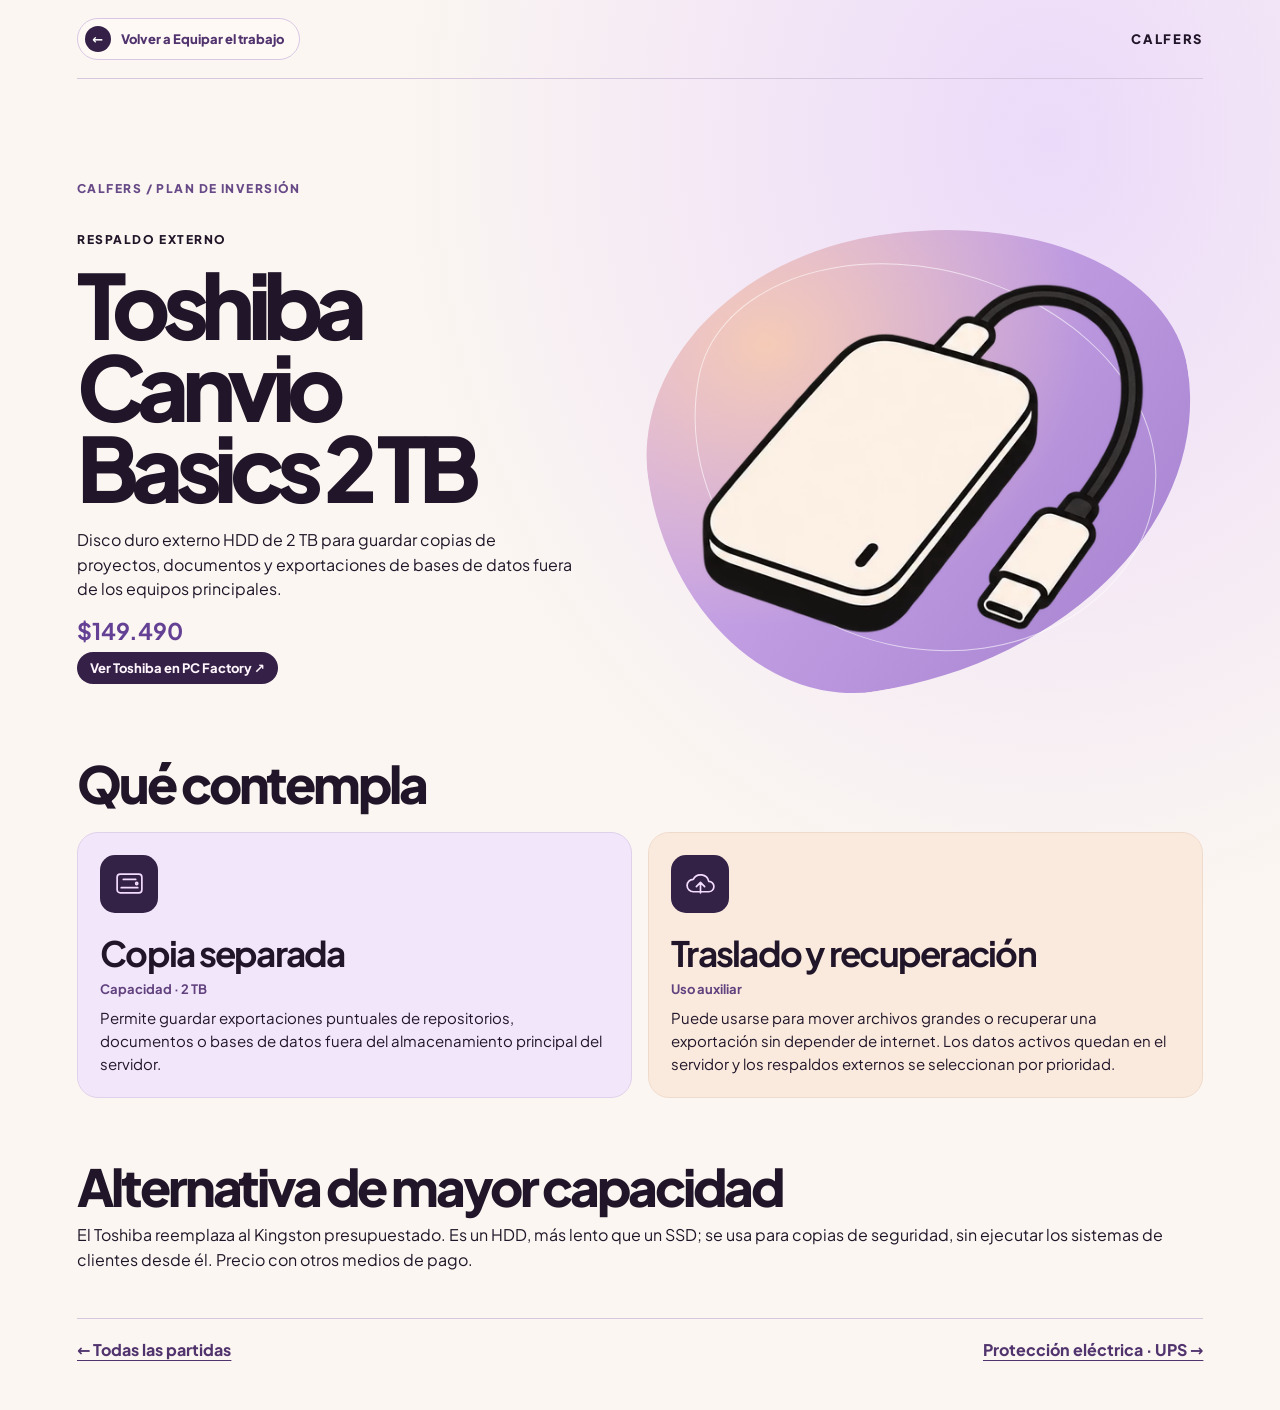
<file: inversion/ssd-externo.html>
<!doctype html><html lang="es"><meta charset="utf-8"><meta name="viewport" content="width=device-width, initial-scale=1"><title>Toshiba Canvio Basics 2 TB · CALFERS</title><link rel="icon" type="image/png" sizes="256x256" href="../assets/calfers-logo.png"><style>
@font-face{font-family:Jakarta;src:url([data-uri]) format('woff2');font-weight:400 800;font-display:swap}
:root{--ink:#201629;--cream:#fbf6f1;--purple:#bfa8f3;--peach:#f2b79a;--acid:#eae2fc}*{box-sizing:border-box}html{scroll-behavior:smooth}body{margin:0;font:16px Jakarta,system-ui,sans-serif;background:var(--cream);color:var(--ink)}h1,h2,h3,p{margin:0}h1,h2{font-weight:800;letter-spacing:-.085em;line-height:.91}h2{font-size:clamp(48px,8vw,125px)}p{line-height:1.55}a{color:inherit}button,input{font:inherit}button{cursor:pointer}a:focus-visible,button:focus-visible,input:focus-visible,summary:focus-visible{outline:3px solid #9b68ea;outline-offset:4px}.wrap{width:min(1380px,88vw);margin:auto}.tag{font-size:12px;letter-spacing:.13em;text-transform:uppercase;font-weight:800}.nav{z-index:30;position:fixed;top:0;left:50%;width:100%;transform:translateX(-50%);display:flex;justify-content:space-between;align-items:center;gap:15px;padding:13px 6vw;color:white;background:#201629d9;backdrop-filter:blur(16px);transition:width .4s,top .4s,border-radius .4s,padding .4s}.nav.float{top:14px;width:min(700px,96vw);padding:7px 14px;border-radius:40px;border:1px solid #ffffff32}.nav.float:hover,.nav.float:focus-within{width:min(810px,97vw)}.brand{display:flex;align-items:center;gap:8px;font-size:14px;font-weight:800;text-decoration:none;letter-spacing:.12em}.brand img{width:29px;height:29px;object-fit:contain;background:var(--cream);border-radius:8px}.links{display:flex;flex-wrap:wrap;gap:4px}.links a{text-decoration:none;padding:7px 9px;border-radius:18px;font-size:12px;font-weight:700}.links a:hover,.links a[aria-current]{background:var(--purple);color:var(--ink)}.progress{position:fixed;z-index:32;inset:0 auto auto 0;height:3px;background:var(--peach);width:0}
.hero{min-height:100svh;background:#201629;color:var(--cream);position:relative;overflow:hidden;display:grid;align-items:center;padding:115px 0 62px;isolation:isolate}.hero .wrap{position:relative;z-index:2}.hero .tag{color:#dfc9ff}.hero h1{font-size:clamp(63px,11.2vw,178px);margin:.14em 0 .22em;max-width:10ch}.hero h1 span{display:block;color:#d8bbff}.hero p{max-width:450px;font-size:clamp(16px,2vw,23px)}.hero small{display:block;margin-top:22px;color:#e5d6ef}.cta{display:inline-block;background:var(--peach);color:var(--ink);padding:13px 19px;border-radius:28px;font-weight:800;text-decoration:none;margin-top:24px}.orb{position:absolute;z-index:-1;right:-7vw;top:9%;width:min(66vw,850px);aspect-ratio:1;border-radius:50%;background:radial-gradient(circle at 32% 28%,#f4bdad 0%,#a87ada 23%,#5c3683 54%,#201629 74%);filter:saturate(120%);transform:translateY(var(--drift,0px)) scale(var(--zoom,1));opacity:.86}.orb:after,.orb:before{content:"";position:absolute;inset:14%;border:1px solid #ffe2eaa0;border-radius:50%;transform:rotate(-32deg) scaleY(.41);animation:ring 12s linear infinite}.orb:after{inset:4%;animation-direction:reverse;animation-duration:19s}@keyframes ring{to{transform:rotate(328deg) scaleY(.41)}}.ticker{display:flex;overflow:hidden;background:var(--peach);padding:14px 0;font-weight:800;white-space:nowrap}.ticker div{flex:none;animation:marquee 23s linear infinite}@keyframes marquee{to{transform:translateX(-50%)}}
.intro{background:#e9ddfa;padding:120px 0 0;overflow:hidden}.intro .wrap{display:grid;grid-template-columns:1.55fr 1fr;align-items:end;gap:6vw}.intro h2{margin:.13em 0}.intro p{max-width:490px}.crowd{height:clamp(180px,27vw,370px);position:relative;overflow:hidden;margin-top:25px}.person{position:absolute;left:0;bottom:0;width:clamp(95px,15vw,190px);height:auto;animation:walk var(--duration) linear infinite;animation-delay:var(--delay)}@keyframes walk{from{transform:translateX(-210px)}to{transform:translateX(calc(100vw + 210px))}}.credit{display:block;text-align:right;padding:5px 6vw 12px;font-size:11px}
.journey{height:460vh;background:#21172c;color:var(--cream);position:relative}.pin{position:sticky;top:0;height:100svh;overflow:hidden;display:grid;align-content:center}.journey-head{display:flex;justify-content:space-between;align-items:center;gap:12px;margin-bottom:15px}.controls{display:flex;gap:6px}.controls button,.scenario button{background:transparent;color:inherit;border:1px solid currentColor;border-radius:30px;padding:8px 13px}.controls button:hover,.scenario button[aria-pressed=true]{background:var(--purple);color:var(--ink);border-color:var(--purple)}.track{display:flex;will-change:transform}.frame{flex:0 0 100vw;padding:0 6vw}.frame article{position:relative;isolation:isolate;overflow:hidden;min-height:min(64vh,570px);padding:clamp(27px,6vw,88px);border-radius:28px;display:grid;align-content:center;color:var(--ink);background:var(--purple)}.frame:nth-child(2) article{background:var(--peach)}.frame:nth-child(3) article{background:#faebde}.frame:nth-child(4) article{background:#dbc3ef}.frame h2{font-size:clamp(48px,8.4vw,128px);margin:12px 0;max-width:10ch}.frame p{max-width:39ch;padding-right:10px}.glyph{position:absolute;z-index:-1;right:-.05em;bottom:-.35em;font-size:clamp(200px,47vw,750px);line-height:1;opacity:.14;font-weight:800;transform:rotate(-16deg)}.dots{display:flex;gap:7px;margin-top:18px}.dots button{width:29px;height:16px;border:0;border-bottom:2px solid #ffffff60;background:none}.dots button[aria-current]{border-color:var(--peach)}
.invest{padding:115px 0;background:var(--cream)}.invest h2,.finance h2,.close h2{margin:.14em 0 .25em}.investment-callout{display:flex;justify-content:space-between;align-items:end;gap:20px;border-block:1px solid #baaabb;padding:22px 0;margin:34px 0 22px}.investment-callout strong{font-size:clamp(36px,7vw,100px);line-height:1;letter-spacing:-.09em}.summary{font-size:14px}.table{overflow:auto;margin:18px 0;border:1px solid #c8bcca;border-radius:16px}table{border-collapse:collapse;width:100%;text-align:left;background:#fffaf8;color:var(--ink)}th,td{padding:12px;border-bottom:1px solid #e4dce6}th{font-size:12px;background:#eee4fb}td{font-size:14px}td small{display:block;margin-top:4px}input{width:110px;padding:8px;border:1px solid #b09ab8;border-radius:8px;color:var(--ink);background:white}details{border-block:1px solid #c8bcca;padding:16px 0;margin:19px 0}summary{cursor:pointer;font-weight:800}.fields{display:flex;flex-wrap:wrap;gap:15px;margin:15px 0}.fields label{display:grid;gap:5px;font-size:13px}.note{font-size:13px;max-width:90ch}
.finance{padding:115px 0;background:#241630;color:#fff2f4}.finance .tag{color:var(--purple)}.scenario{display:flex;flex-wrap:wrap;gap:8px;margin:24px 0}.charts{display:grid;grid-template-columns:1fr 1fr;gap:20px;margin-bottom:18px}.chart{padding:20px 24px 12px;overflow:hidden;border-radius:26px;background:radial-gradient(ellipse at top right,#583b8a,transparent 75%),#281a39;border:1px solid #b09adec0;box-shadow:inset 0 -7px 18px #9973db70}.chart:nth-child(2){background:radial-gradient(ellipse at top right,#723f43,transparent 75%),#281a39;box-shadow:inset 0 -7px 18px #e79e7c75}.chart strong{display:block;font-size:clamp(28px,5.5vw,82px);letter-spacing:-.085em}.chart canvas{width:100%;height:130px;display:block}.chart small{color:#f1daf9}.close{padding:110px 0 0;background:var(--peach);overflow:hidden}.checklist{display:grid;grid-template-columns:repeat(2,1fr);gap:1px;background:#a66d64;border-block:1px solid #a66d64;margin-top:35px}.checklist article{background:var(--peach);padding:22px}.checklist p{margin-top:7px}.footer{margin-top:75px;position:relative;background:#352047;color:#fcf1fc;padding:40px 6vw 0;overflow:hidden}.footer .word{font-weight:800;display:block;font-size:21vw;letter-spacing:-.105em;line-height:.88;margin-top:68px}.sticker{position:absolute;bottom:12%;left:var(--x);padding:.55em .85em;color:var(--ink);background:var(--bg);border:4px solid white;border-radius:30px;font-weight:800;text-decoration:none;transform:rotate(var(--r)) scale(.2);opacity:0;transition:transform .6s cubic-bezier(.16,1.65,.48,1),opacity .4s;transition-delay:var(--delay)}.footer.seen .sticker{opacity:1;transform:rotate(var(--r)) scale(1)}.footer.seen .sticker:hover{transform:rotate(0) scale(1.12);transition-delay:0s}.enter{opacity:0;transform:translateY(38px);transition:opacity .6s,transform .7s cubic-bezier(.2,.8,.25,1)}.enter.seen{opacity:1;transform:none}
@media(max-width:720px){.nav{padding:8px 3vw}.nav,.nav.float{gap:4px}.brand{font-size:10px;letter-spacing:.03em}.brand img{width:21px;height:21px}.links{justify-content:flex-end}.links a{font-size:10px;padding:5px}.intro .wrap,.charts,.checklist{grid-template-columns:1fr}.hero h1{font-size:clamp(56px,13vw,85px)}.orb{width:100vw;right:-29vw;top:24%}.intro,.invest,.finance,.close{padding-top:82px}.journey-head .tag{font-size:10px}td:first-child{min-width:175px}.frame article{min-height:59vh}.sticker{font-size:11px;bottom:7%;border-width:2px}}@media(prefers-reduced-motion:reduce){html{scroll-behavior:auto}*,*:before,*:after{animation:none!important;transition:none!important}.enter{opacity:1;transform:none}.person{left:var(--still)}.journey{height:auto}.pin{position:static;height:auto;padding:70px 0;overflow:visible}.track{display:grid;gap:18px;transform:none!important}.frame article{min-height:280px}.controls,.dots{display:none}.sticker{opacity:1;transform:rotate(var(--r))}}

.hero .tag,.hero h1,.hero p,.hero .cta,.hero small{animation:hero-in .85s cubic-bezier(.2,.75,.2,1) both}
.hero h1{animation-delay:.1s}.hero p{animation-delay:.23s}.hero .cta{animation-delay:.34s}.hero small{animation-delay:.44s}
@keyframes hero-in{from{opacity:0;translate:0 36px;filter:blur(6px)}to{opacity:1;translate:none;filter:none}}
.frame:nth-child(2) article{align-content:end;justify-items:end;text-align:right;background:radial-gradient(ellipse at 22% 36%,#e9a284,transparent 53%),#f5ccb8}
.frame:nth-child(2) .glyph{left:0;right:auto;bottom:-.25em;transform:rotate(13deg)}
.frame:nth-child(3) article{align-content:start;background:repeating-linear-gradient(135deg,transparent 0 40px,#b889b20e 40px 41px),#faebde}
.frame:nth-child(3) h2{max-width:12ch}.frame:nth-child(3) .glyph{bottom:-.43em;right:.03em;transform:rotate(-6deg)}
.frame:nth-child(4) article{text-align:center;justify-items:center;background:radial-gradient(circle at 50% 50%,#e9dafa 0%,#c1a4ed 100%)}
.frame:nth-child(4) .glyph{right:50%;bottom:50%;transform:translate(50%,50%);opacity:.10}
.frame article{transform:scale(var(--scene-scale,1));transition:transform .15s linear}

.logo-toggle{display:none;background:none;border:0;padding:0}.logo-toggle img{width:42px;height:42px;display:block;border-radius:50%;background:#fbf6f1;object-fit:contain}.nav.float{height:54px;width:54px;border-radius:30px;padding:5px;gap:0;overflow:hidden}.nav.float .brand,.nav.float:not(.open) .links{display:none}.nav.float .logo-toggle{display:block;flex:none}.nav.float:not(.open):hover,.nav.float:not(.open):focus-within{width:54px}.nav.float.open{width:min(700px,96vw);min-height:54px;height:auto;gap:8px;padding-right:10px}.nav.float.open .links{flex:1;justify-content:center}
.flow{position:absolute;inset:0;z-index:-1;overflow:hidden;background:#261b36}.flow:before,.flow:after{content:"";position:absolute;inset:-65% -25%;background:repeating-linear-gradient(124deg,transparent 0 10%,#9767d733 12%,#debbf779 14%,#b987dc08 18%,transparent 23%);filter:blur(24px);animation:stream 11s ease-in-out infinite alternate}.flow:after{background:linear-gradient(100deg,#201629f5 23%,transparent 80%),repeating-linear-gradient(148deg,transparent 0 15%,#f4ad994d 18%,transparent 24%);animation-duration:19s;animation-direction:alternate-reverse;filter:blur(12px)}@keyframes stream{from{transform:translate(15%,-12%) skewX(-9deg)}to{transform:translate(-8%,19%) skewX(8deg)}}.hero h1,.hero p{text-shadow:0 4px 25px #201629aa}
.crowd{height:clamp(220px,34vw,490px);isolation:isolate}.lane{position:absolute;left:0;bottom:0;display:flex;width:max-content;animation:walk-lane 48s linear infinite;animation-delay:-13s}.lane-0{bottom:32%;z-index:1}.lane-1{bottom:14%;z-index:2;animation-direction:reverse;animation-duration:40s;animation-delay:-11s}.lane-2{z-index:3;animation-duration:33s;animation-delay:-8s}.person{position:static;flex:none;width:clamp(110px,16vw,216px);height:auto;margin-right:clamp(-54px,-4vw,-24px);transform-origin:50% 100%;animation:step var(--step) ease-in-out infinite;animation-delay:var(--phase)}.lane-0 .person{width:clamp(85px,14vw,185px)}.lane-1 .person{scale:-1 1}.lane-2 .person{width:clamp(115px,17vw,232px)}@keyframes walk-lane{to{transform:translateX(-50%)}}@keyframes step{0%,100%{transform:translateY(4px) rotate(-1.8deg)}50%{transform:translateY(-9px) rotate(1.5deg)}}
.projects{padding:90px 0;background:#e9ddfa}.projects h2{margin:.15em 0 .35em}.projects-grid{display:grid;grid-template-columns:repeat(4,minmax(0,1fr));gap:14px;margin-bottom:23px}.projects-grid article{padding:24px;min-height:155px;background:#fbf6f1;border-radius:22px}.projects-grid article:nth-child(even){background:#f7d9c4}.projects-grid h3{margin:8px 0;font-size:clamp(19px,2.3vw,32px);letter-spacing:-.05em}.projects-grid small{color:#5d427a;font-weight:800}.projects-grid p{font-size:14px}
.table-value{font-weight:750;white-space:nowrap;font-variant-numeric:tabular-nums}.invest .table{border:0;box-shadow:0 12px 32px #3a22431c}.invest table th{background:#352047;color:#fbf6f1;padding:17px 18px}.invest table td{padding:15px 18px}.invest tbody tr:nth-child(even){background:#f2e9fa}.invest table td:last-child,.invest table th:last-child{text-align:right}.invest .summary{color:#654584;font-weight:800}
@media(max-width:720px){.projects-grid{grid-template-columns:1fr 1fr}.projects-grid article{padding:15px}.nav:not(.float) .brand{display:none}.nav:not(.float) .links{margin:auto}.nav.float.open .links a{padding:4px}.invest table td,.invest table th{padding:10px}}

.nav:not(.float){background:transparent;backdrop-filter:none}.brand img,.logo-toggle img{background:none;border-radius:0;filter:brightness(0) invert(1)}.nav.float{background:#271b34e8;border-radius:14px}.nav.float.open{border-radius:26px}.hero .wrap{padding-bottom:55px}.hero h1{margin-top:0}.hero p{max-width:36ch}
.wave{position:absolute;bottom:-1px;left:0;width:100%;height:clamp(29px,6vw,106px);display:block;pointer-events:none;z-index:8}.wave-section{position:relative}.hero .wave{z-index:4}
.intro{padding-top:clamp(105px,12vw,190px)}.crowd{margin-top:52px;height:clamp(235px,33vw,485px)}.lane-0{bottom:24%;animation-direction:reverse}.lane-1{bottom:8%;animation-direction:normal}.lane-2{bottom:-4%;animation-direction:reverse}.person{margin-right:clamp(-91px,-6vw,-44px)}
.projects{background:#f2e8fb;padding:clamp(100px,13vw,195px) 0 clamp(125px,15vw,220px)}.projects h2{max-width:10ch;margin-bottom:.4em}.projects-grid{grid-template-columns:repeat(2,minmax(0,1fr));gap:18px}.projects-grid article{min-height:clamp(190px,22vw,330px);position:relative;overflow:hidden;isolation:isolate;display:flex;flex-direction:column;justify-content:flex-end;padding:clamp(20px,4vw,55px)}.projects-grid article:before{content:attr(data-mark);position:absolute;right:4%;top:-20%;font-size:clamp(105px,22vw,340px);font-weight:800;letter-spacing:-.15em;color:#6b45991d;z-index:-1;transform:translateY(40px) rotate(-13deg);transition:transform 1s cubic-bezier(.18,.75,.18,1)}.projects-grid article.seen:before{transform:translateY(0) rotate(-8deg)}.projects-grid article:nth-child(3){background:#dcc7f4}.projects-grid article:nth-child(4){background:#eec3b4}.projects-grid h3{font-size:clamp(24px,4.7vw,68px);line-height:1.02}.project-reveal{opacity:0;transform:translateY(40px);transition:opacity .65s,transform .75s}.project-reveal.seen{opacity:1;transform:none}
.invest,.finance{padding:clamp(100px,12vw,185px) 0 clamp(120px,14vw,200px)}.close{padding:clamp(95px,13vw,190px) 0 clamp(110px,14vw,190px)}.timeline{display:grid;grid-template-columns:1fr .82fr;gap:8vw;align-items:start}.timeline-title{position:sticky;top:22vh}.timeline-title h2{max-width:8ch}.phases{position:relative;display:grid;gap:37px;padding-left:23px}.phase-line{position:absolute;left:0;top:10px;bottom:32px;width:3px;background:#a5666947}.phase-line:before{content:"";display:block;background:#55316c;height:var(--fill,0%);transition:height .15s linear}.phase{min-height:clamp(215px,36vh,360px);border-top:1px solid #a5666966;padding:20px 0;display:flex;flex-direction:column;justify-content:center}.phase small{font-weight:800;color:#634170}.phase h3{font-size:clamp(32px,5.3vw,76px);letter-spacing:-.08em;margin:8px 0}.phase p{max-width:36ch}
.site-footer{background:#352047;color:#fbf6f1;padding:85px 0 24px}.footer-main{display:grid;grid-template-columns:1.4fr .75fr 1fr;gap:25px;padding-bottom:48px}.footer-brand{font-size:clamp(25px,5vw,65px);letter-spacing:-.08em}.footer-main nav{display:grid;align-content:start;gap:10px}.footer-main p{margin-top:8px;max-width:32ch}.footer-bottom{border-top:1px solid #fbf6f14a;padding-top:19px;display:flex;justify-content:space-between;gap:14px;flex-wrap:wrap;font-size:12px;color:#eadbf4}
@media(max-width:720px){.timeline,.footer-main{grid-template-columns:1fr}.timeline-title{position:static}.projects-grid article{min-height:165px}.crowd{margin-top:26px}}
@media(prefers-reduced-motion:reduce){.project-reveal{opacity:1;transform:none}}
.nav.float:not(.open){background:transparent;border-color:transparent;backdrop-filter:none}.nav.float:not(.open) .logo-toggle img{filter:brightness(0) invert(1)}.chart-labels{display:grid;grid-template-columns:repeat(3,1fr);padding:0 14px 6px calc(33.33% + 4px);grid-template-columns:auto auto auto;justify-content:space-between;gap:5px;font-size:clamp(8px,1vw,11px);color:#eedcf4}.chart-labels span:last-child{text-align:right}@media(max-width:720px){.chart-labels{padding-left:16%;padding-right:0}}.project-visit{align-self:flex-start;margin-top:13px;background:#352047;color:#fff4fc;padding:8px 12px;border-radius:17px;text-decoration:none;font-size:13px;font-weight:750}.project-visit:hover{background:#6f53c4}.part-open{padding:0;border:0;background:transparent;color:#51346e;text-align:left;font-weight:800;text-decoration:underline;text-underline-offset:4px}.part-dialog{width:min(1120px,94vw);max-height:90dvh;padding:0;border:0;border-radius:27px;color:#211629;background:#fbf6f1;box-shadow:0 25px 120px #130d22a0}.part-dialog[open]{animation:part-enter .5s cubic-bezier(.16,.8,.24,1) both}.part-dialog::backdrop{background:#211629be;backdrop-filter:blur(7px)}body:has(.part-dialog[open]){overflow:hidden}@keyframes part-enter{from{opacity:0;transform:scale(.78)}to{opacity:1;transform:none}}.part-page{padding:clamp(19px,5vw,62px)}.part-top{display:flex;justify-content:space-between;align-items:center;gap:12px;margin-bottom:35px;font-size:12px;font-weight:800}.part-top button{background:#352047;color:white;border:0;border-radius:25px;padding:10px 14px}.part-intro{display:grid;grid-template-columns:1.1fr 1fr;gap:28px;align-items:center}.part-intro h2{font-size:clamp(37px,6vw,80px);margin:12px 0 16px}.part-intro strong{display:block;margin-top:14px;font-size:23px;color:#644194}.part-intro a{display:inline-block;margin-top:7px}.device-card{min-height:230px;background:radial-gradient(ellipse at 65% 10%,#ab81db,#3b2255 60%,#261831);border-radius:22px;display:grid;place-content:center;justify-items:center;gap:14px;color:#f3e4fc}.device-card span{font-size:12px;font-weight:800;letter-spacing:.24em}.device{width:92px;height:132px;border:2px solid #dcbdf7;border-radius:12px;padding:12px;display:grid;gap:8px;background:#2c1a45;box-shadow:10px 12px #1b102b82,inset 0 0 24px #9f65c481;transform:perspective(600px) rotateY(-17deg) rotateX(6deg)}.device i{display:block;border-radius:5px;background:linear-gradient(90deg,#f4a886 0 10%,#704a9c 10% 90%,#ab79d3 90%)}[data-kind=MONITOR] .device{width:155px;height:91px;border-bottom-width:9px}[data-kind=SSD] .device,[data-kind=KIT] .device{width:143px;height:57px}[data-kind=SERVER] .device{width:140px}[data-kind=DEV] .device,[data-kind=WEB] .device,[data-kind=MARCA] .device{width:140px;height:103px}.part-specs{display:grid;grid-template-columns:1fr 1fr;gap:12px;margin-top:30px}.part-specs article{padding:17px;background:#eee3fa;border-radius:14px}.part-specs h3{margin-bottom:5px}.part-specs p{font-size:14px}@media(max-width:640px){.part-intro,.part-specs{grid-template-columns:1fr}.device-card{min-height:190px}}
.part-open{display:inline-block}.purchase-portal{position:fixed;inset:0;z-index:100;overflow:hidden;pointer-events:none;isolation:isolate}.purchase-portal .portal-dark{position:absolute;inset:0;background:radial-gradient(circle at var(--x) var(--y),#170b23 0%,#21102d 34%,#432762 67%,#a77dce 100%);clip-path:circle(0px at var(--x) var(--y));animation:portal-open .82s cubic-bezier(.5,.05,.88,.38) forwards}.purchase-portal b{position:absolute;left:var(--x);top:var(--y);white-space:nowrap;color:white;font:800 var(--size) Jakarta,system-ui;letter-spacing:-.06em;animation:portal-name .81s cubic-bezier(.6,.01,.86,.32) both;transform-origin:center}.purchase-portal .halo{position:absolute;left:var(--x);top:var(--y);width:70px;aspect-ratio:1;border:1px solid #e6c8ff90;border-radius:50%;box-shadow:0 0 36px #c980f0;animation:portal-halo .82s ease-in both}@keyframes portal-open{to{clip-path:circle(155vmax at var(--x) var(--y))}}@keyframes portal-name{0%{transform:translate(-50%,-50%) scale(1);opacity:0}14%{opacity:1}70%{opacity:1}100%{transform:translate(-50%,-50%) scale(58);opacity:0}}@keyframes portal-halo{from{transform:translate(-50%,-50%) scale(.25);opacity:0}35%{opacity:1}to{transform:translate(-50%,-50%) scale(30);opacity:0}}
.detail-body{background:#fbf6f1;color:#211629}.detail-nav{display:flex;justify-content:space-between;align-items:center;gap:10px;padding:24px 0;border-bottom:1px solid #d5c7dd;font-weight:800}.detail-back,.detail-end a{color:#51346e;text-underline-offset:4px}.detail-main{padding:clamp(30px,8vw,105px) 0 50px;animation:detail-arrive .65s cubic-bezier(.2,.75,.2,1) both}.detail-main h1{font-size:clamp(52px,8vw,113px);margin:16px 0 20px}.detail-main .device-card{min-height:clamp(230px,33vw,465px)}.detail-main .device{scale:1.23}.detail-specs{margin-top:65px}.detail-specs h2{font-size:clamp(29px,4vw,63px)}.detail-end{border-top:1px solid #d5c7dd;margin-top:45px;padding-top:20px;display:flex;flex-wrap:wrap;justify-content:space-between;gap:14px;font-weight:750}@keyframes detail-arrive{from{opacity:0;transform:scale(.94) translateY(16px)}to{opacity:1;transform:none}}
@media(prefers-reduced-motion:reduce){.detail-main{animation:none}}
.detail-body{background:radial-gradient(ellipse at 82% 10%,#ecdafa,transparent 44%),#fbf6f1}.detail-nav{padding:18px 0}.detail-back{display:flex;align-items:center;gap:10px;background:#fff9f6;border:1px solid #d8c8e5;border-radius:25px;padding:7px 15px 7px 7px;text-decoration:none;font-size:13px}.detail-back b{display:grid;place-items:center;background:#352047;color:white;border-radius:50%;width:26px;height:26px}.detail-nav a:last-child{text-decoration:none;letter-spacing:.13em;font-size:13px}.detail-kicker{font-size:12px;color:#674987;font-weight:800;letter-spacing:.12em;text-transform:uppercase;margin-bottom:25px}.detail-main .part-intro{grid-template-columns:1fr 1.12fr;gap:clamp(14px,5vw,70px)}.detail-main h1{font-size:clamp(45px,7vw,105px);max-width:11ch;overflow-wrap:break-word}.illustration{position:relative;isolation:isolate;display:grid;place-items:center;margin:0;min-height:clamp(260px,37vw,490px)}.illustration:before,.illustration:after{content:"";position:absolute;z-index:-1}.illustration:before{inset:2% 1% 3%;background:radial-gradient(ellipse at 25% 20%,#f5cbb7,transparent 55%),linear-gradient(136deg,#d7b4f1,#a480cf);border-radius:48% 52% 65% 35% / 46% 40% 60% 54%;transform:rotate(-9deg)}.illustration:after{inset:10% 8%;border:1px solid #fff9;border-radius:46% 54% 48% 52% / 40% 50% 50% 60%;transform:rotate(11deg)}.illustration svg{width:92%;filter:drop-shadow(8px 15px 13px #40265666);animation:detail-arrive .8s .12s both}.part-specs{gap:17px}.part-specs article{padding:0 22px 22px;background:#f4eafa;border:1px solid #e1d1ee;overflow:hidden}.spec-art{height:123px;margin:0 -22px 15px;background:radial-gradient(ellipse at center,#e0c3f1,#efe4f8);display:grid;place-items:center}.spec-art svg{height:121px;width:169px}.detail-specs h2{letter-spacing:-.06em}@media(max-width:680px){.detail-main .part-intro{grid-template-columns:1fr}.detail-main h1{max-width:100%}.illustration svg{max-height:300px}}.component-grid{display:grid;grid-template-columns:repeat(2,minmax(0,1fr));gap:16px;margin-top:25px}.component-card{padding:22px;border-radius:21px;background:#f2e7fa;border:1px solid #dfd0eb}.component-card:nth-child(even){background:#faeade;border-color:#efdbcc}.component-icon{width:58px;height:58px;background:#332146;color:#f4ddff;display:grid;place-items:center;border-radius:15px;margin-bottom:18px}.component-icon svg{width:33px;height:33px}.component-card h3{font-size:clamp(22px,3vw,35px);letter-spacing:-.05em}.component-card strong{display:block;color:#61417e;font-size:13px;margin:6px 0 9px}.component-card p{max-width:52ch;font-size:15px}.detail-specs>p{margin-top:13px}.detail-main .parts-art{width:100%;max-height:none}.detail-main .illustration{position:relative}.parts-caption{display:flex;flex-wrap:wrap;justify-content:center;gap:6px;position:relative;margin-top:-30px}.parts-caption span{background:#fbf6f1;color:#38244c;padding:5px 8px;border-radius:14px;font-size:11px;font-weight:800}.detail-main .part-intro a{background:#352047;color:#fff5fc;border-radius:20px;padding:8px 13px;font-size:13px;text-decoration:none;font-weight:750}@media(max-width:680px){.component-grid{grid-template-columns:1fr}.parts-caption{margin-top:0}}</style><link rel="stylesheet" href="../assets/fichas/ilustraciones.css"><body class="detail-body"><header class="detail-nav wrap"><a class="detail-back" href="../CALFERS.html#compras"><b aria-hidden="true">←</b> Volver a Equipar el trabajo</a><a href="../CALFERS.html">CALFERS</a></header><main class="detail-main wrap"><div class="detail-kicker">CALFERS / Plan de inversión</div><section class="part-intro"><div><div class="tag">Respaldo externo</div><h1>Toshiba Canvio Basics 2 TB</h1><p>Disco duro externo HDD de 2 TB para guardar copias de proyectos, documentos y exportaciones de bases de datos fuera de los equipos principales.</p><strong>$149.490</strong><a href="https://www.pcfactory.cl/producto/48097-toshiba-disco-externo-2tb-2-5-usb-3-0-canvio-basics-black-a5" target="_blank" rel="noopener">Ver Toshiba en PC Factory ↗</a></div><figure class="illustration"><img class="detail-drawing" src="../assets/fichas/ssd-externo.webp" alt="SSD portátil con cable USB-C." decoding="async"></figure></section><section class="detail-specs"><h2>Qué contempla</h2><div class="component-grid"><article class="component-card"><div class="component-icon"><svg viewBox="0 0 32 32" fill="none" stroke="currentColor" stroke-width="1.65" stroke-linecap="round" stroke-linejoin="round" aria-hidden="true"><rect x="4" y="7" width="24" height="18" rx="3"/><path d="M8 20h16m-14-8h12"/><circle cx="23" cy="16" r="1"/></svg></div><h3>Copia separada</h3><strong>Capacidad · 2 TB</strong><p>Permite guardar exportaciones puntuales de repositorios, documentos o bases de datos fuera del almacenamiento principal del servidor.</p></article><article class="component-card"><div class="component-icon"><svg viewBox="0 0 32 32" fill="none" stroke="currentColor" stroke-width="1.65" stroke-linecap="round" stroke-linejoin="round" aria-hidden="true"><path d="M9 24h15a5 5 0 0 0 0-10 8 8 0 0 0-15-2 6 6 0 0 0 0 12z"/><path d="M16 25V15m-4 4 4-4 4 4"/></svg></div><h3>Traslado y recuperación</h3><strong>Uso auxiliar</strong><p>Puede usarse para mover archivos grandes o recuperar una exportación sin depender de internet. Los datos activos quedan en el servidor y los respaldos externos se seleccionan por prioridad.</p></article></div></section><section class="detail-specs"><h2>Alternativa de mayor capacidad</h2><p>El Toshiba reemplaza al Kingston presupuestado. Es un HDD, más lento que un SSD; se usa para copias de seguridad, sin ejecutar los sistemas de clientes desde él. Precio con otros medios de pago.</p></section><nav class="detail-end" aria-label="Partidas"><a href="../CALFERS.html#compras">← Todas las partidas</a><a href="proteccion-electrica.html">Protección eléctrica · UPS →</a></nav></main><link rel="stylesheet" href="../assets/responsive.css?v=20261118"></body></html>
</file>
<file: assets/fichas/ilustraciones.css>
.illustration .detail-drawing {
  display: block;
  width: auto;
  height: auto;
  max-width: 80%;
  max-height: clamp(205px, 29vw, 380px);
  object-fit: contain;
}
@media (max-width: 720px) {
  .illustration .detail-drawing {
    max-width: 76%;
    max-height: 260px;
  }
}
</file>
<file: assets/responsive.css>
/* Shared responsive layout for presentation and investment detail pages. */
html { -webkit-text-size-adjust: 100%; }
button, a, input, select, summary { -webkit-tap-highlight-color: transparent; }
select, input, button { touch-action: manipulation; }
@media (max-width: 900px) {
  .wrap { width: min(100% - 40px, 760px); }
  main, section, article, .wrap, .income-options, .income-preview { min-width: 0; }
  section[id], .finance-details[id] { scroll-margin-top: 92px; }
  .nav.nav, .nav.nav.float, .nav.nav.float:hover, .nav.nav.float:focus-within { top: 12px; width: calc(100% - 24px); height: auto; min-height: 56px; padding: 8px 12px; gap: 8px; border: 1px solid #ffffff24; border-radius: 20px; background: #271b34f5; backdrop-filter: blur(14px); display: grid; grid-template-columns: 1fr 44px; overflow: visible; }
  .nav.nav .brand { display: flex; font-size: 13px; letter-spacing: .1em; gap: 9px; }
  .nav.nav .brand img { width: 30px; height: 30px; }
  .nav.nav .logo-toggle { display: grid; place-items: center; width: 44px; height: 44px; border-radius: 12px; background: #ffffff12; color: #fff4fc; }
  .nav.nav .logo-toggle img { display: none; }
  .nav.nav .logo-toggle::after { content: '☰'; font-size: 24px; line-height: 1; }
  .nav.nav.open .logo-toggle::after { content: '×'; font-size: 32px; }
  .nav.nav .links { display: none; }
  .nav.nav.open .links { grid-column: 1 / -1; display: grid; grid-template-columns: repeat(2, minmax(0, 1fr)); width: 100%; gap: 6px; padding-top: 8px; border-top: 1px solid #ffffff24; }
  .nav.nav .links a { display: flex; align-items: center; min-height: 44px; padding: 10px 12px; font-size: 14px; border-radius: 12px; background: #ffffff0b; }
  .nav.nav .links a[aria-current] { background: #bfa8f3; color: #201629; }
  .income-builder { grid-template-columns: 1fr; }
  .timeline { grid-template-columns: 1fr; gap: 30px; }
  .timeline-title { position: static; }
  .part-intro, .detail-main .part-intro { grid-template-columns: 1fr; }
  .detail-main .part-intro > div { min-width: 0; }
}
@media (max-width: 900px) {
  body { font-size: 16px; }
  p { line-height: 1.65; }
  h1, h2, h3 { overflow-wrap: normal; }
  h2 { font-size: clamp(36px, 10.8vw, 66px); letter-spacing: -.065em; line-height: 1.04; }
  .tag { font-size: 11px; line-height: 1.5; letter-spacing: .1em; }
  .hero { min-height: 100svh; padding: 130px 0 76px; }
  .hero .wrap { padding-bottom: 24px; }
  .hero h1 { max-width: none; font-size: clamp(38px, 11.4vw, 78px); line-height: 1.08; letter-spacing: -.07em; padding: 0 0 40px; }
  .hero-letter { --lean-width: clamp(64px, 19vw, 130px); }
  .hero p { max-width: 34ch; font-size: 17px; }
  .cta { min-height: 48px; padding: 14px 19px; font-size: 15px; }
  .intro, .projects, .invest, .finance, .close { padding-top: 72px; }
  .intro .wrap { grid-template-columns: 1fr; gap: 20px; }
  .intro h2 { max-width: 11ch; margin: 10px 0 0; }
  .crowd { margin-top: 30px; height: 235px; }
  .projects, .invest, .finance { padding-bottom: 84px; }
  .projects h2 { max-width: 13ch; }
  #proyectos .projects-grid { display: grid; grid-template-columns: repeat(2, minmax(0, 1fr)); grid-template-rows: none; grid-auto-rows: auto; gap: 12px; margin: 34px 0 22px; padding-top: 0; }
  #proyectos .projects-grid article, #proyectos .projects-grid article:nth-child(2), #proyectos .projects-grid article:nth-child(3) { grid-column: span 1; grid-row: auto; min-height: 190px; padding: 20px; border-radius: 20px; }
  #proyectos .projects-grid article:first-child { grid-column: 1 / -1; min-height: 230px; }
  #proyectos .projects-grid article[data-mark="V"] { grid-column: 1 / -1; min-height: 180px; }
  #proyectos .projects-grid article[data-mark="V"] h3 { font-size: 36px; }
  #proyectos .projects-grid article[data-mark="R"] { grid-column: 1 / -1; padding-right: 115px; }
  #proyectos .projects-grid h3, #proyectos .projects-grid article[data-mark="V"] h3 { font-size: clamp(25px, 6vw, 38px); line-height: 1.06; padding-right: 0; overflow-wrap: anywhere; }
  #proyectos .projects-grid article:first-child h3 { font-size: clamp(44px, 12vw, 72px); }
  #proyectos .projects-grid small { font-size: 12px; line-height: 1.4; }
  #proyectos .projects-grid .vital-character { grid-column: auto; grid-row: auto; width: 90px; height: auto; right: 12px; top: auto; bottom: auto; transform: none; }
  #proyectos .projects-grid .project-visit { font-size: 12px; padding: 11px 12px; min-height: 42px; max-width: 100%; line-height: 1.4; }
  .investment-callout { align-items: flex-start; flex-direction: column; gap: 16px; margin-top: 28px; }
  .investment-callout strong { display: block; font-size: clamp(38px, 11.5vw, 76px); margin-top: 9px; letter-spacing: -.07em; }
  .investment-callout .summary { font-size: 14px; }
  .budget-breakdown { margin: 30px 0 38px; }
  .budget-breakdown .budget-plan { grid-template-columns: repeat(2, minmax(0, 1fr)); gap: 10px; }
  .budget-breakdown .budget-plan > div { padding: 16px; min-width: 0; }
  .budget-breakdown .budget-plan > div:first-child, .budget-breakdown .budget-plan > div:last-child { grid-column: 1 / -1; }
  .budget-plan strong { font-size: clamp(22px, 5.8vw, 34px); letter-spacing: -.045em; }
  .budget-breakdown .budget-plan p { font-size: 13px; }
  .budget-method { padding: 16px; }
  .budget-method summary { min-height: 30px; line-height: 1.5; }
  .budget-method p { font-size: 14px; }
  .purchase-group, .purchase-group-equipos, .purchase-group-formalizacion { display: block; position: relative; margin-top: 32px; }
  .purchase-group h3 { max-width: none; padding-right: 0; font-size: 25px; }
  .purchase-character { display: none; }
  .purchase-group .table { overflow: visible; border: 0; border-radius: 0; box-shadow: none; background: transparent; margin-top: 16px; }
  .purchase-group table { display: block; min-width: 0; width: 100%; background: transparent; }
  .purchase-group thead { position: absolute; width: 1px; height: 1px; padding: 0; overflow: hidden; clip-path: inset(50%); white-space: nowrap; }
  .purchase-group tbody { display: grid; gap: 14px; }
  .purchase-group tbody tr, .invest .purchase-group tbody tr:nth-child(even) { display: flex; flex-direction: column; min-width: 0; border: 1px solid #dfd0e8; border-radius: 18px; background: #fffaf8; padding: 18px; box-shadow: 0 5px 15px #35204707; }
  .invest .purchase-group td, .invest .purchase-group td:first-child, .invest .purchase-group td:last-child { display: block; width: 100%; min-width: 0; padding: 12px 0 0; border: 0; text-align: left; overflow-wrap: break-word; font-size: 14px; }
  .purchase-group td::before { content: attr(data-label); display: block; margin-bottom: 5px; font-size: 10px; line-height: 1.4; font-weight: 800; text-transform: uppercase; letter-spacing: .09em; color: #78588a; }
  .invest .purchase-group td:first-child { padding: 0 0 14px; border-bottom: 1px solid #e8ddeb; }
  .purchase-group td:first-child::before { display: none; }
  .part-open { font-size: 19px; line-height: 1.3; text-decoration: none; }
  .purchase-group td:first-child small { font-size: 11px; color: #78588a; }
  .invest .purchase-group td:last-child { margin-top: 12px; padding-top: 12px; border-top: 1px solid #e8ddeb; display: flex; align-items: center; justify-content: space-between; gap: 12px; }
  .purchase-group td:last-child::before { margin: 0; }
  .table-value { font-size: 23px; letter-spacing: -.05em; }
  .invest > .wrap > .note { font-size: 13px; line-height: 1.7; margin-top: 22px; }
  .finance-transition.is-enabled { height: 115svh; }
  .finance-transition-copy { padding: 22px; }
  .finance-transition-copy .tag { max-width: 26ch; }
  .finance-transition-copy p { font-size: 16px; max-width: 28ch; }
  .finance-overview { position: relative; padding-top: 0; }
  .finance-character { float: none; width: 135px; margin: 0 0 20px auto; }
  .finance-panel .enter h2 { font-size: clamp(36px, 10.2vw, 64px); margin: 12px 0 20px; }
  .finance-panel .scenario { display: grid; grid-template-columns: 1fr; gap: 8px; margin: 24px 0 18px; }
  .scenario button { min-height: 48px; border-radius: 14px; text-align: left; padding: 12px 16px; font-size: 14px; }
  .finance-panel .scenario button { text-align: left; }
  .finance-chart-heading, .finance-revenue-streams { grid-template-columns: 1fr; gap: 16px; }
  .finance-chart .chart { padding: 20px 16px 12px; border-radius: 20px; }
  .finance-chart .chart strong { font-size: clamp(36px, 10vw, 58px); }
  .finance-chart #financeNote { font-size: 14px; }
  .finance-chart canvas { height: 145px; }
  .finance-chart .chart-labels { font-size: 12px; }
  .finance-revenue-streams { gap: 14px; margin-top: 20px; }
  .finance-revenue-streams > div { padding-top: 18px; }
  .finance-revenue-streams p { font-size: 14px; }
  .finance-details { margin-top: 44px; padding-top: 32px; }
  .finance-details h3 { font-size: clamp(31px, 8.8vw, 48px); }
  .delivery-plan { grid-template-columns: 1fr; }
  .delivery-plan span { font-size: 18px; }
  .income-builder { gap: 20px; margin-top: 24px; }
  .income-web-count { display: grid; gap: 8px; }
  .income-web-count select { width: 100%; min-width: 0; font-size: 16px; min-height: 48px; }
  .income-months { grid-template-columns: 1fr; }
  .income-months label { padding: 14px; min-height: 68px; }
  .income-options input[type="radio"], .income-options input[type="checkbox"] { width: 20px; height: 20px; flex: 0 0 20px; margin: 0; }
  .income-additions label { display: grid; grid-template-columns: 20px 1fr auto; gap: 9px; font-size: 14px; padding: 14px 0; }
  .income-additions strong { font-size: 13px; white-space: nowrap; }
  .income-character { width: 120px; margin: 0 20px -6px auto; }
  .income-result { padding: 20px 16px; border-radius: 20px; }
  .income-result > strong { font-size: clamp(36px, 10vw, 62px); }
  .income-breakdown { font-size: 14px; }
  .income-breakdown > div { gap: 8px; }
  .income-breakdown dd { white-space: nowrap; }
  .income-breakdown dt::before { margin-right: 5px; }
  .ai-plans { grid-template-columns: 1fr; gap: 12px; }
  .ai-plans article { padding: 22px; }
  .ai-plans h4 { font-size: 29px; }
  .ai-prices strong { font-size: 38px; }
  .ai-example { padding: 22px; align-items: flex-start; flex-direction: column; gap: 16px; }
  .ai-example > div:last-child > strong { font-size: clamp(34px, 10vw, 52px); }
  .capital-recovery { padding: 195px 0 86px; }
  .recovery-character { left: auto; right: 24px; top: -8px; height: 190px; transform: none; }
  .recovery-header { padding-right: 0; min-height: 0; }
  .capital-recovery h2 { font-size: clamp(36px, 10vw, 65px); line-height: 1.07; }
  .fixed-costs { min-width: 0; margin: 26px 0; padding: 16px; }
  .fixed-costs legend { max-width: 100%; font-size: 15px; line-height: 1.5; padding: 0 5px; }
  .fixed-costs > div { grid-template-columns: repeat(2, minmax(0, 1fr)); gap: 16px 10px; }
  .fixed-costs label { font-size: 13px; align-content: start; }
  .fixed-costs label:last-child { grid-column: 1 / -1; }
  .fixed-costs input { font-size: 16px; min-height: 48px; }
  .recovery-controls, .recovery-results { grid-template-columns: 1fr; gap: 18px; }
  .recovery-controls label { font-size: 14px; gap: 9px; }
  .recovery-controls select { appearance: auto; font-size: 16px; min-height: 50px; padding: 12px; border-radius: 12px; text-overflow: ellipsis; }
  .recovery-controls select::picker(select) { appearance: auto; }
  .recovery-controls small { font-size: 13px; line-height: 1.5; }
  .recovery-results article { padding: 22px; }
  .recovery-results strong { font-size: 38px; }
  .capital-recovery > .wrap > p { font-size: 14px; line-height: 1.65; }
  .close { padding-bottom: 75px; }
  .timeline-title h2 { max-width: 10ch; }
  .timeline-illustration { max-width: 380px; width: 100%; transform: none; }
  .phases { gap: 10px; padding-left: 20px; }
  .phase { min-height: 0; padding: 26px 0; }
  .phase h3 { font-size: 44px; letter-spacing: -.06em; }
  .calfers-farewell { padding: 68px 0 50px; min-height: 0; }
  .calfers-farewell h2 { font-size: clamp(52px, 15vw, 88px); }
  .farewell-character { width: 175px; margin: 28px auto 0; }
  .detail-nav { align-items: flex-start; gap: 12px; padding: 16px 0; }
  .detail-back { font-size: 12px; line-height: 1.4; min-height: 44px; max-width: 78%; }
  .detail-nav a:last-child { font-size: 11px; padding-top: 14px; }
  .detail-main { padding: 34px 0 42px; }
  .detail-kicker { font-size: 10px; margin-bottom: 24px; }
  .detail-main .part-intro { grid-template-columns: 1fr; gap: 22px; }
  .detail-main h1 { font-size: clamp(38px, 11.5vw, 70px); max-width: 100%; line-height: 1.03; letter-spacing: -.065em; overflow-wrap: normal; margin: 14px 0 20px; }
  .detail-main .part-intro strong { font-size: 25px; line-height: 1.3; }
  .detail-main .part-intro p { font-size: 16px; }
  .detail-main .part-intro .note { font-size: 13px; }
  .detail-main .part-intro a { min-height: 44px; padding: 11px 14px; line-height: 1.5; max-width: 100%; overflow-wrap: anywhere; }
  .detail-main .illustration { min-height: 270px; width: 100%; margin: 8px 0 0; }
  .illustration .detail-drawing { max-width: 85%; max-height: 250px; }
  .detail-main .parts-art { max-width: 100%; }
  .detail-specs { margin-top: 38px; }
  .detail-specs h2 { font-size: 34px; line-height: 1.1; }
  .component-grid, .part-specs { grid-template-columns: 1fr; gap: 14px; }
  .component-card { min-width: 0; padding: 22px; }
  .component-card h3 { font-size: 27px; line-height: 1.15; }
  .component-card p { font-size: 15px; }
  .component-card a { overflow-wrap: anywhere; }
  .detail-end { display: grid; gap: 12px; margin-top: 32px; }
  .detail-end a { display: flex; align-items: center; min-height: 46px; font-size: 14px; }
}
@media (max-width: 370px) {
  .wrap { width: calc(100% - 32px); }
  .budget-breakdown .budget-plan { grid-template-columns: 1fr; }
  #proyectos .projects-grid { grid-template-columns: 1fr; }
  #proyectos .projects-grid article { grid-column: 1 / -1; }
  #proyectos .projects-grid article[data-mark="V"] h3 { font-size: 34px; }
  .income-additions label { grid-template-columns: 20px 1fr; }
  .income-additions strong { grid-column: 2; margin-left: 0; }
  .fixed-costs > div { grid-template-columns: 1fr; }
}
@media (prefers-reduced-motion: reduce) {
  .hero-character, .recovery-character, .vital-character { transition: none; }
}
</file>
